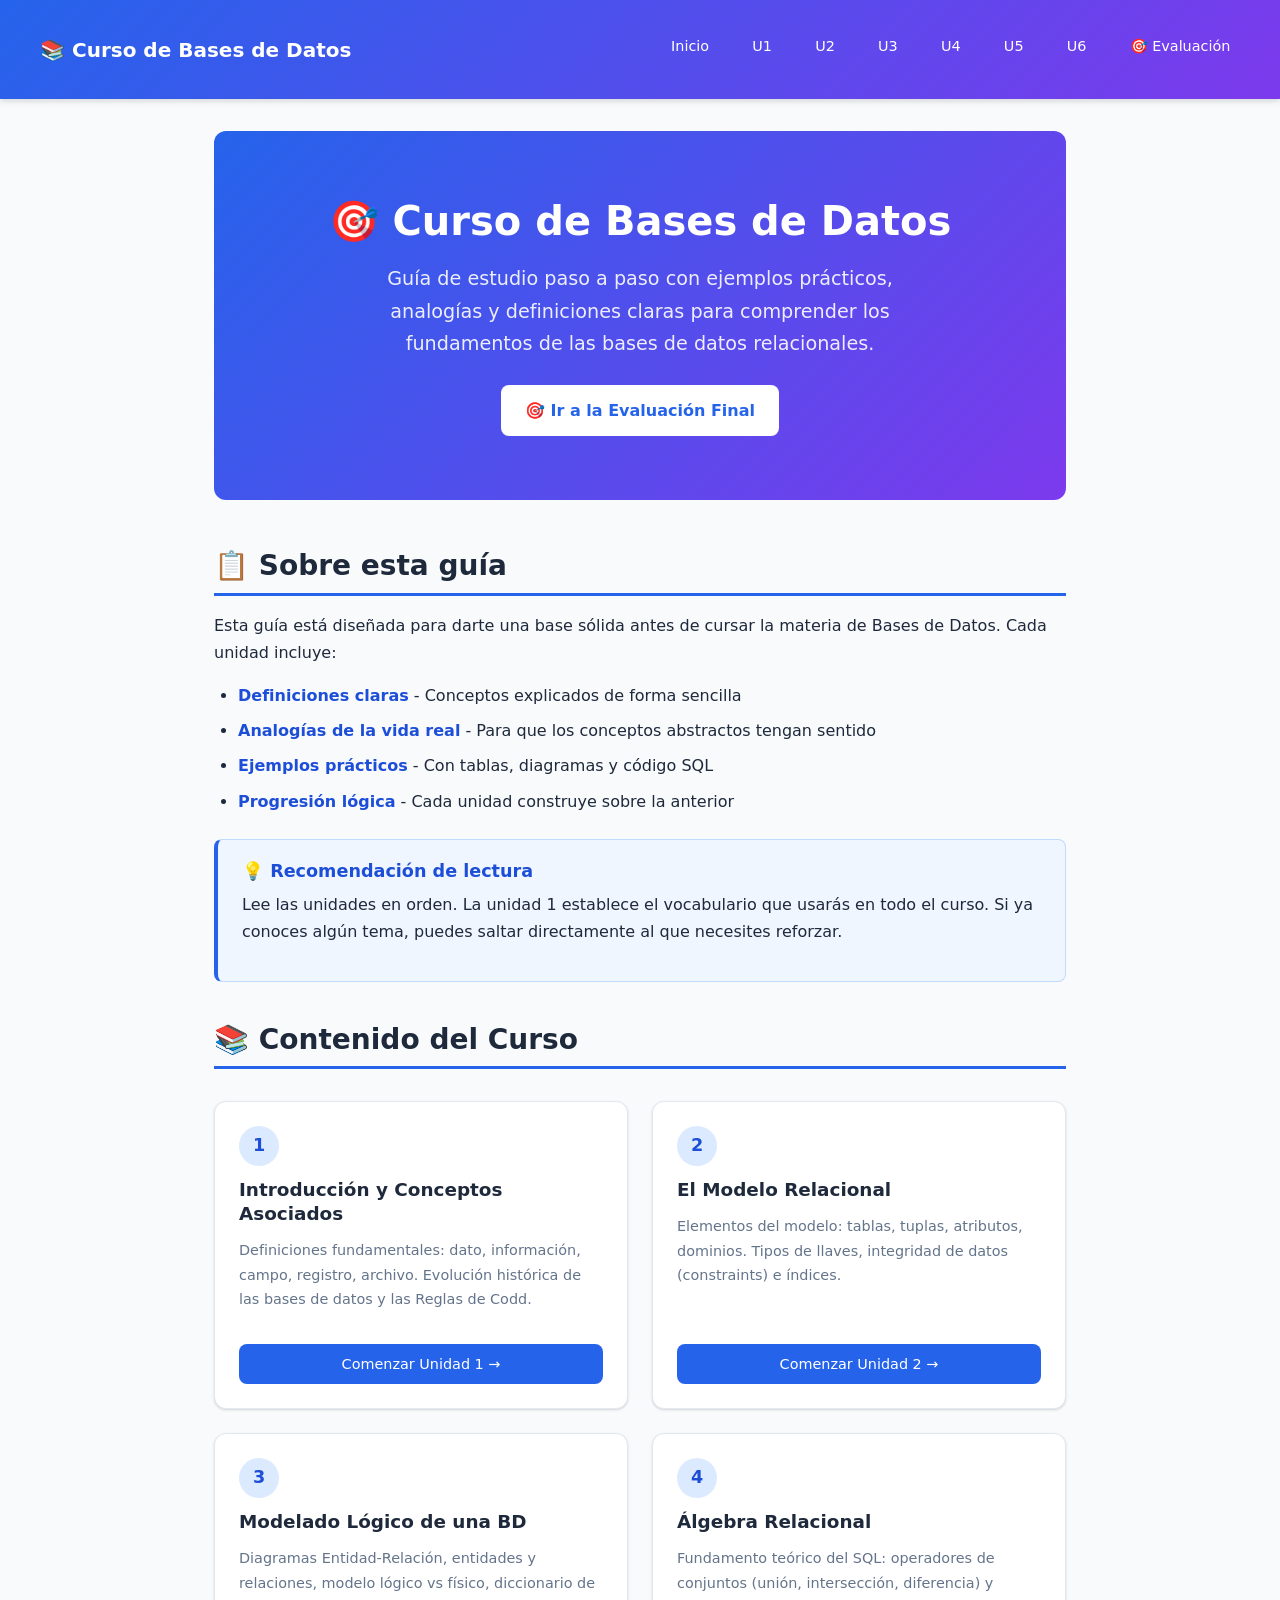
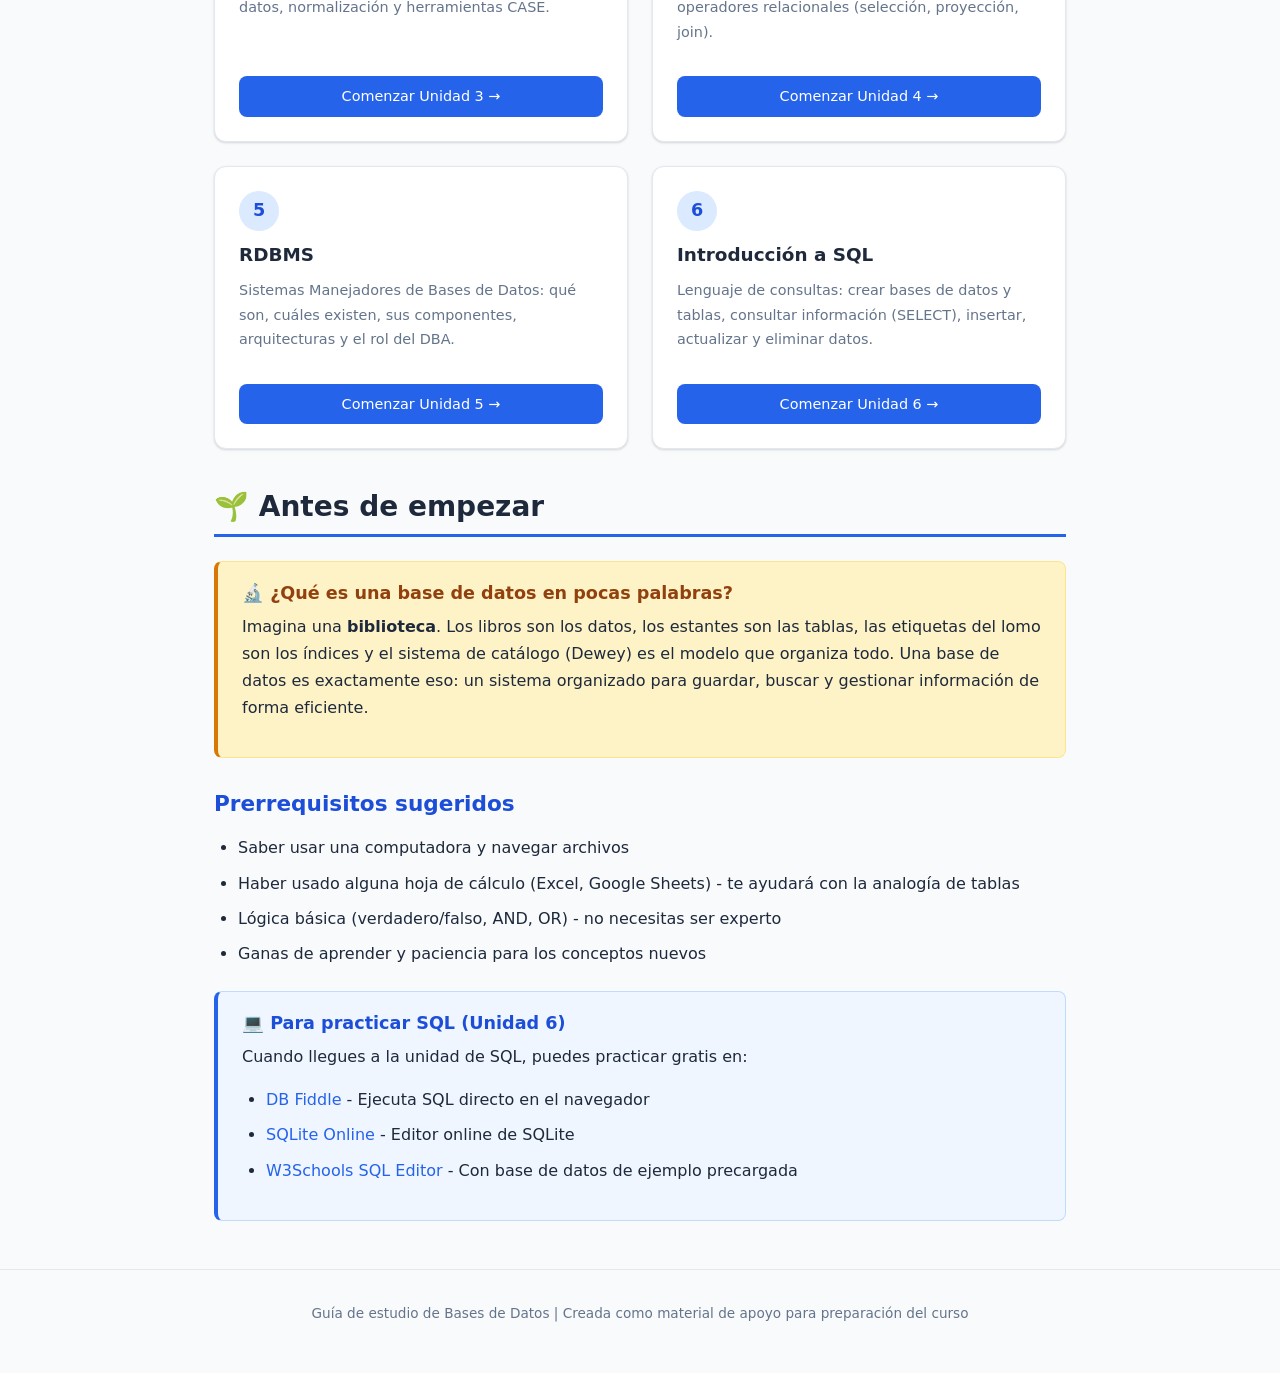
<file: index.html>
<!DOCTYPE html>
<html lang="es">
<head>
    <meta charset="UTF-8">
    <meta name="viewport" content="width=device-width, initial-scale=1.0">
    <title>Curso de Bases de Datos - Guía de Estudio</title>
    <link rel="stylesheet" href="styles.css">
</head>
<body>
    <header class="site-header">
        <nav class="nav-container">
            <div class="nav-brand">&#128218; Curso de Bases de Datos</div>
            <ul class="nav-links">
                <li><a href="index.html">Inicio</a></li>
                <li><a href="unidad1.html">U1</a></li>
                <li><a href="unidad2.html">U2</a></li>
                <li><a href="unidad3.html">U3</a></li>
                <li><a href="unidad4.html">U4</a></li>
                <li><a href="unidad5.html">U5</a></li>
                <li><a href="unidad6.html">U6</a></li>
                <li><a href="evaluacion.html">&#127919; Evaluación</a></li>
            </ul>
        </nav>
    </header>

    <main class="main-content">
        <section class="hero">
            <h1>&#127919; Curso de Bases de Datos</h1>
            <p>Guía de estudio paso a paso con ejemplos prácticos, analogías y definiciones claras para comprender los fundamentos de las bases de datos relacionales.</p>
            <a href="evaluacion.html" style="display:inline-block; margin-top:1.5rem; padding:0.75rem 1.5rem; background:white; color:#2563eb; border-radius:8px; font-weight:600; text-decoration:none;">&#127919; Ir a la Evaluación Final</a>
        </section>

        <section>
            <h2>&#128203; Sobre esta guía</h2>
            <p>Esta guía está diseñada para darte una base sólida antes de cursar la materia de Bases de Datos. Cada unidad incluye:</p>
            <ul>
                <li><strong>Definiciones claras</strong> - Conceptos explicados de forma sencilla</li>
                <li><strong>Analogías de la vida real</strong> - Para que los conceptos abstractos tengan sentido</li>
                <li><strong>Ejemplos prácticos</strong> - Con tablas, diagramas y código SQL</li>
                <li><strong>Progresión lógica</strong> - Cada unidad construye sobre la anterior</li>
            </ul>

            <div class="info-box">
                <h4>&#128161; Recomendación de lectura</h4>
                <p>Lee las unidades en orden. La unidad 1 establece el vocabulario que usarás en todo el curso. Si ya conoces algún tema, puedes saltar directamente al que necesites reforzar.</p>
            </div>
        </section>

        <section>
            <h2>&#128218; Contenido del Curso</h2>
            <div class="units-grid">
                <div class="unit-card">
                    <span class="unit-number">1</span>
                    <h3>Introducción y Conceptos Asociados</h3>
                    <p>Definiciones fundamentales: dato, información, campo, registro, archivo. Evolución histórica de las bases de datos y las Reglas de Codd.</p>
                    <a href="unidad1.html" class="card-link">Comenzar Unidad 1 &rarr;</a>
                </div>

                <div class="unit-card">
                    <span class="unit-number">2</span>
                    <h3>El Modelo Relacional</h3>
                    <p>Elementos del modelo: tablas, tuplas, atributos, dominios. Tipos de llaves, integridad de datos (constraints) e índices.</p>
                    <a href="unidad2.html" class="card-link">Comenzar Unidad 2 &rarr;</a>
                </div>

                <div class="unit-card">
                    <span class="unit-number">3</span>
                    <h3>Modelado Lógico de una BD</h3>
                    <p>Diagramas Entidad-Relación, entidades y relaciones, modelo lógico vs físico, diccionario de datos, normalización y herramientas CASE.</p>
                    <a href="unidad3.html" class="card-link">Comenzar Unidad 3 &rarr;</a>
                </div>

                <div class="unit-card">
                    <span class="unit-number">4</span>
                    <h3>Álgebra Relacional</h3>
                    <p>Fundamento teórico del SQL: operadores de conjuntos (unión, intersección, diferencia) y operadores relacionales (selección, proyección, join).</p>
                    <a href="unidad4.html" class="card-link">Comenzar Unidad 4 &rarr;</a>
                </div>

                <div class="unit-card">
                    <span class="unit-number">5</span>
                    <h3>RDBMS</h3>
                    <p>Sistemas Manejadores de Bases de Datos: qué son, cuáles existen, sus componentes, arquitecturas y el rol del DBA.</p>
                    <a href="unidad5.html" class="card-link">Comenzar Unidad 5 &rarr;</a>
                </div>

                <div class="unit-card">
                    <span class="unit-number">6</span>
                    <h3>Introducción a SQL</h3>
                    <p>Lenguaje de consultas: crear bases de datos y tablas, consultar información (SELECT), insertar, actualizar y eliminar datos.</p>
                    <a href="unidad6.html" class="card-link">Comenzar Unidad 6 &rarr;</a>
                </div>
            </div>
        </section>

        <section>
            <h2>&#127793; Antes de empezar</h2>
            <div class="analogy-box">
                <h4>&#128300; ¿Qué es una base de datos en pocas palabras?</h4>
                <p>Imagina una <strong>biblioteca</strong>. Los libros son los datos, los estantes son las tablas, las etiquetas del lomo son los índices y el sistema de catálogo (Dewey) es el modelo que organiza todo. Una base de datos es exactamente eso: un sistema organizado para guardar, buscar y gestionar información de forma eficiente.</p>
            </div>

            <h3>Prerrequisitos sugeridos</h3>
            <ul>
                <li>Saber usar una computadora y navegar archivos</li>
                <li>Haber usado alguna hoja de cálculo (Excel, Google Sheets) - te ayudará con la analogía de tablas</li>
                <li>Lógica básica (verdadero/falso, AND, OR) - no necesitas ser experto</li>
                <li>Ganas de aprender y paciencia para los conceptos nuevos</li>
            </ul>

            <div class="info-box">
                <h4>&#128187; Para practicar SQL (Unidad 6)</h4>
                <p>Cuando llegues a la unidad de SQL, puedes practicar gratis en:</p>
                <ul>
                    <li><a href="https://www.db-fiddle.com/" target="_blank">DB Fiddle</a> - Ejecuta SQL directo en el navegador</li>
                    <li><a href="https://sqliteonline.com/" target="_blank">SQLite Online</a> - Editor online de SQLite</li>
                    <li><a href="https://www.w3schools.com/sql/trysql.asp?filename=trysql_select_all" target="_blank">W3Schools SQL Editor</a> - Con base de datos de ejemplo precargada</li>
                </ul>
            </div>
        </section>
    </main>

    <footer class="site-footer">
        <p>Guía de estudio de Bases de Datos | Creada como material de apoyo para preparación del curso</p>
    </footer>
</body>
</html>
</file>
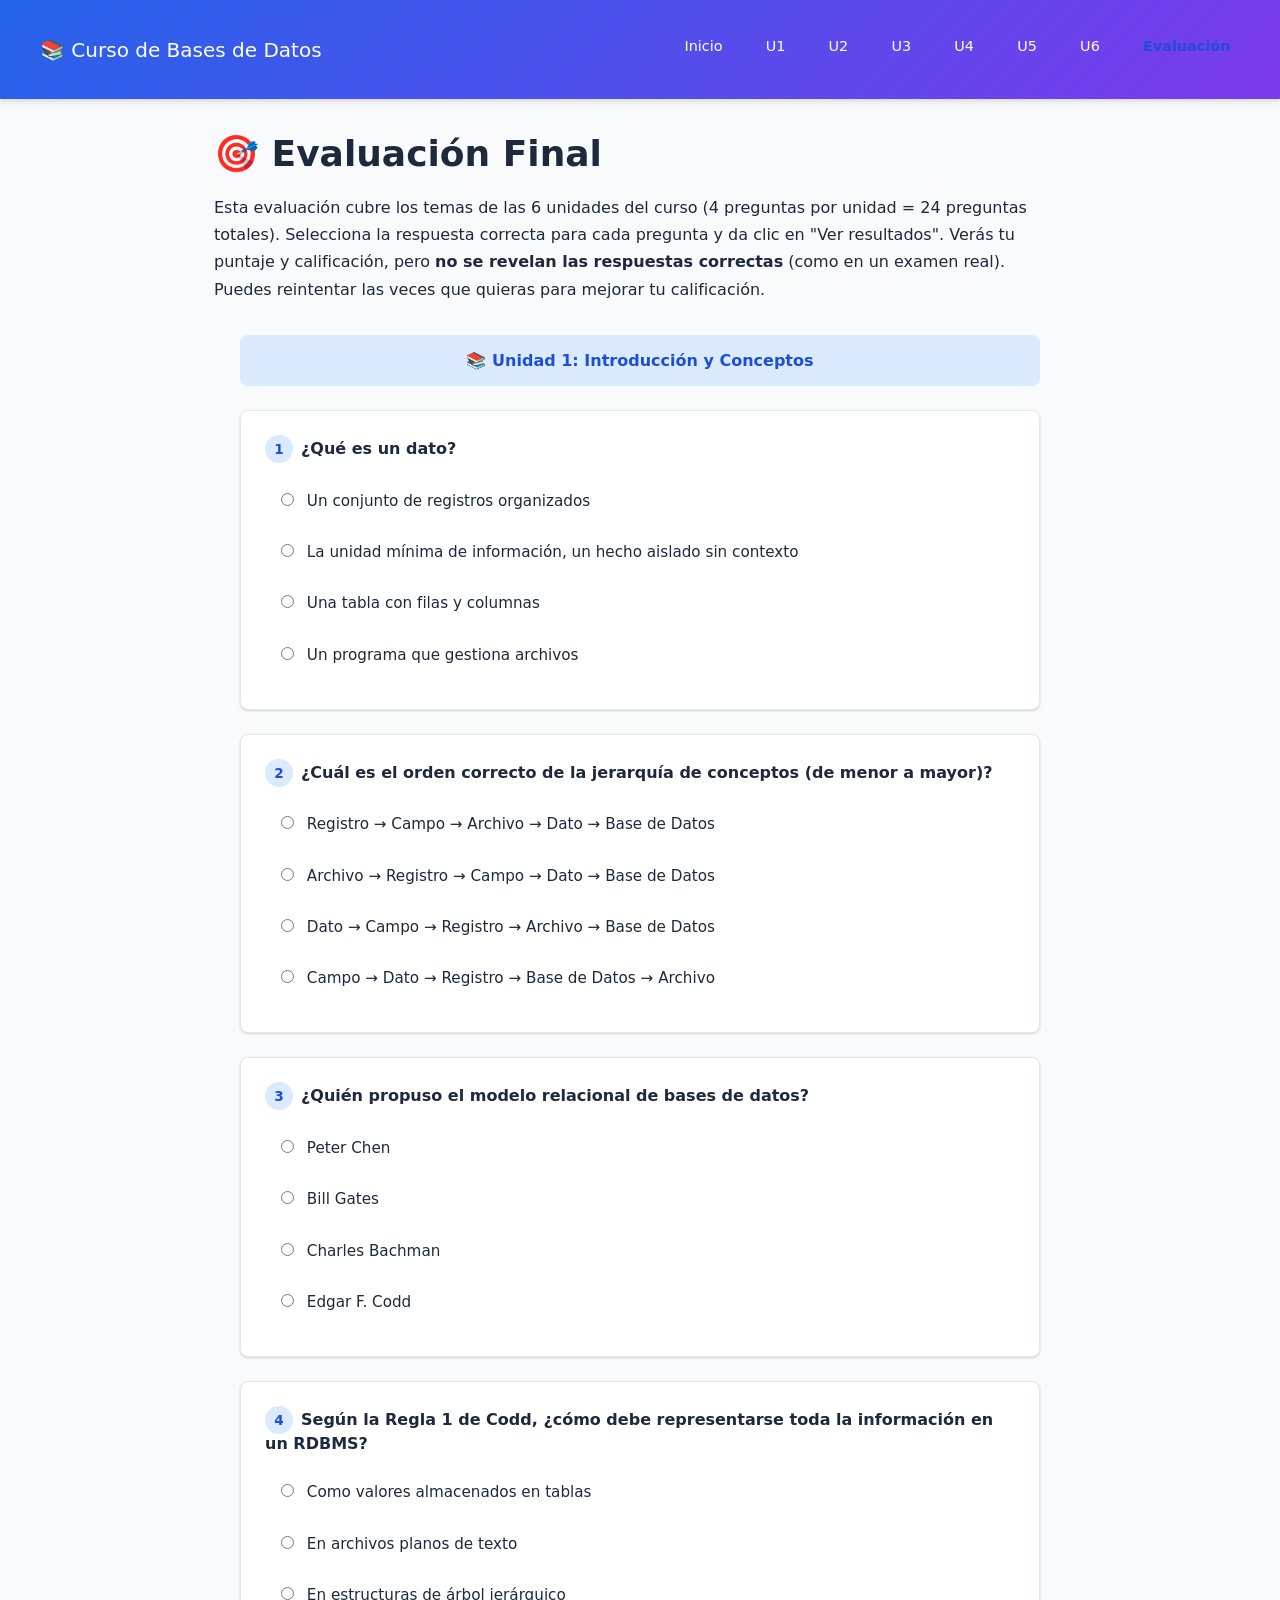
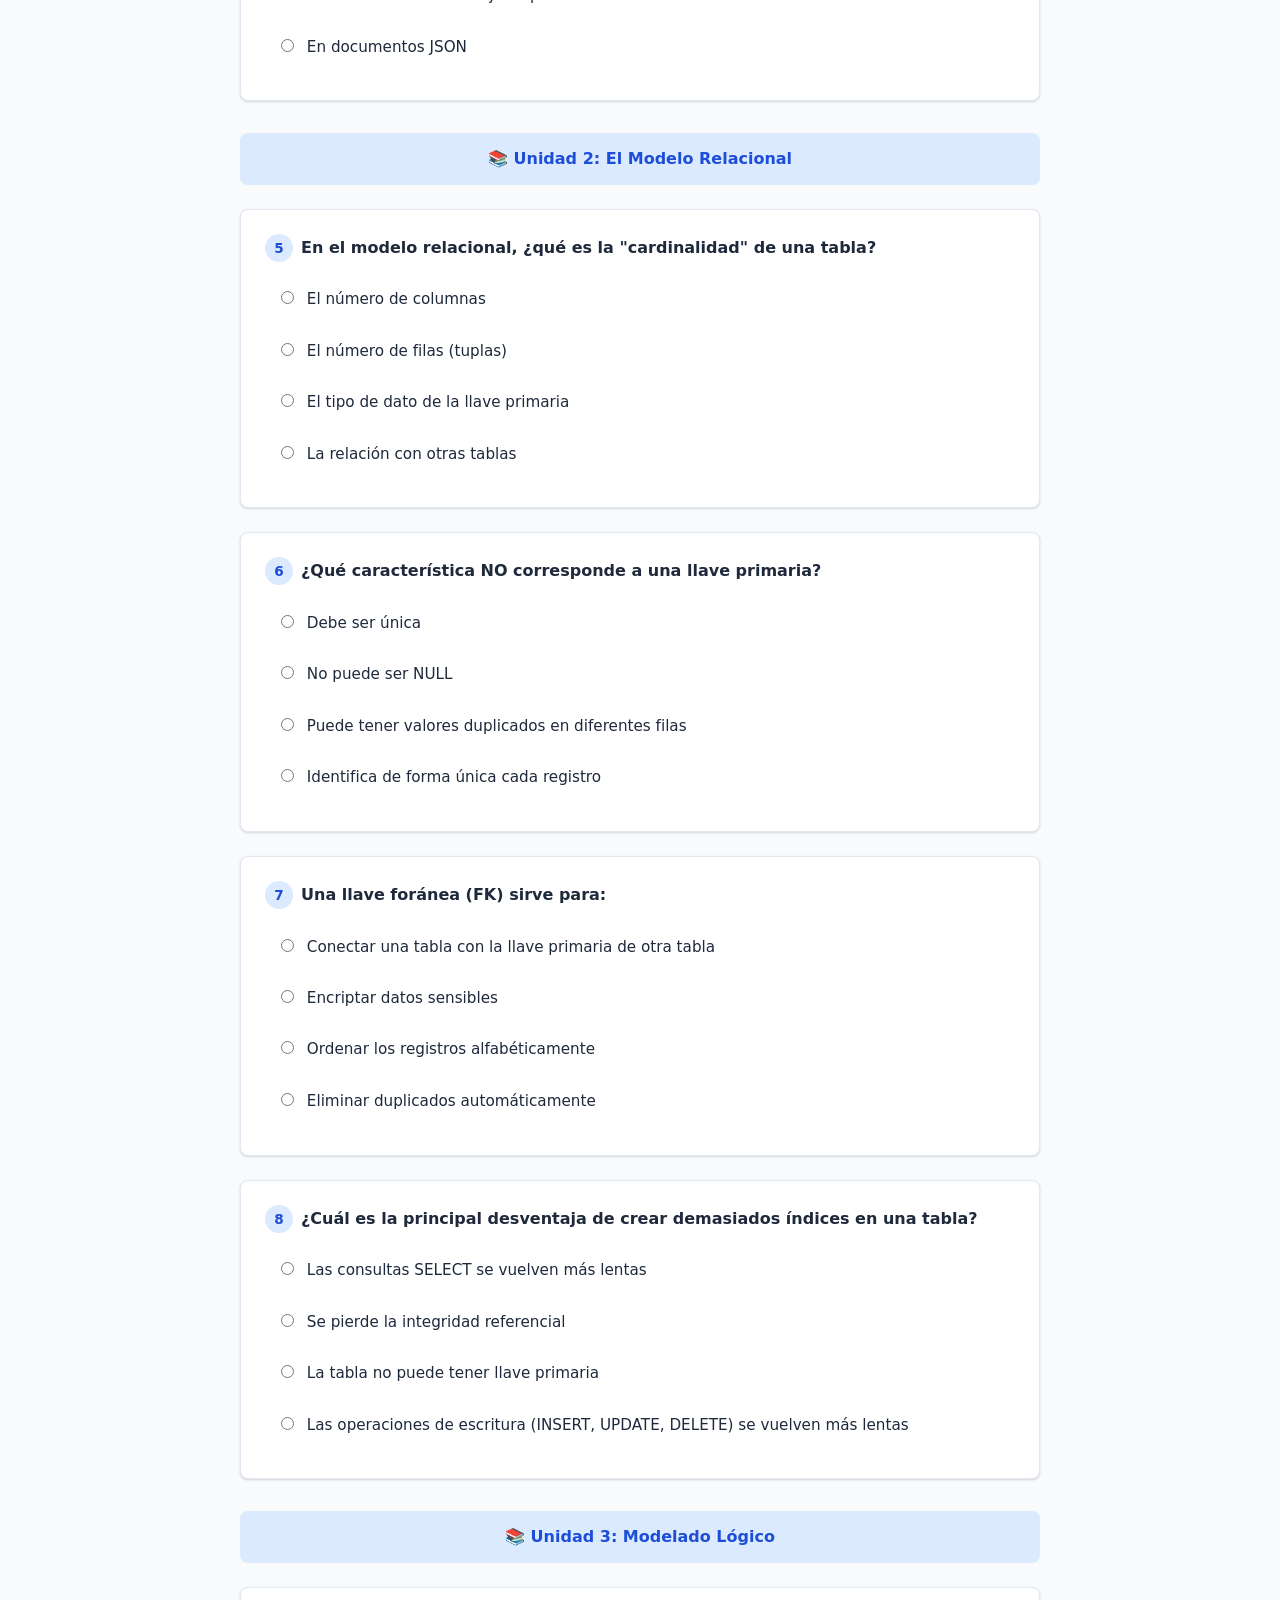
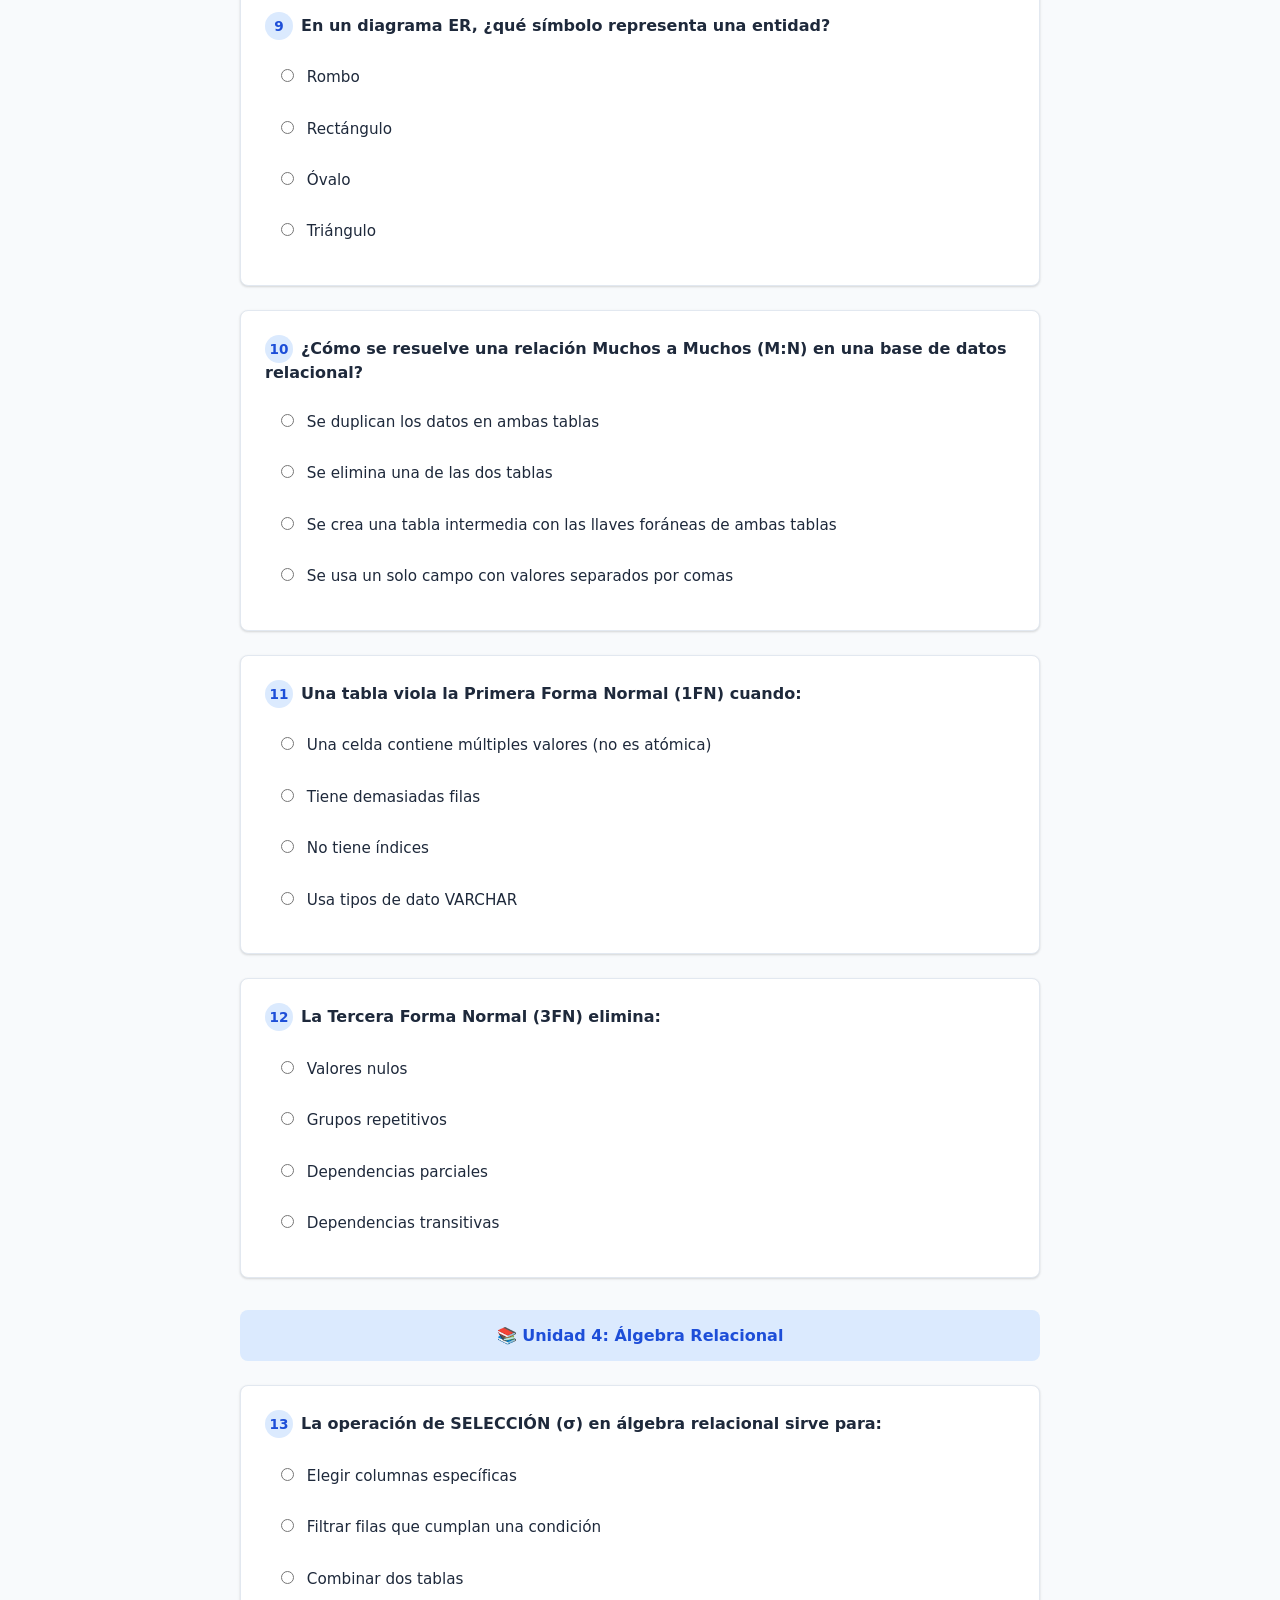
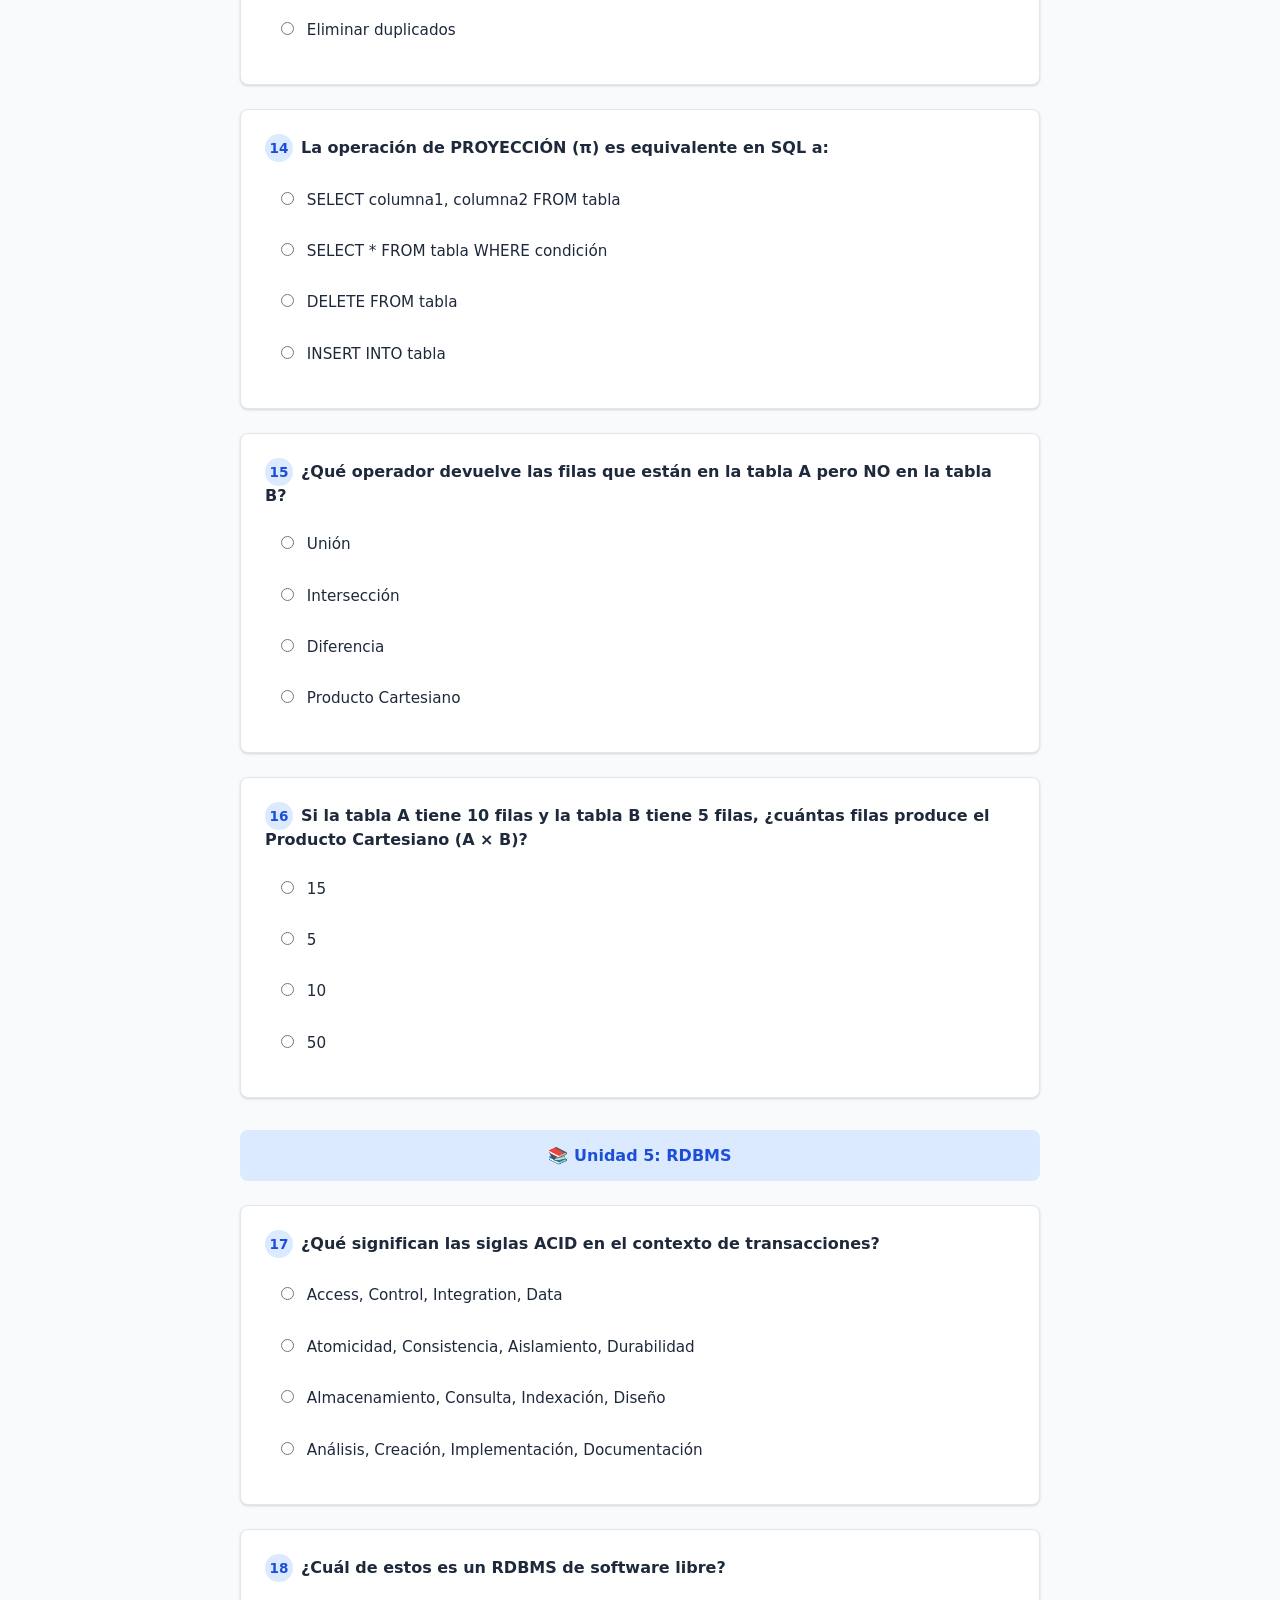
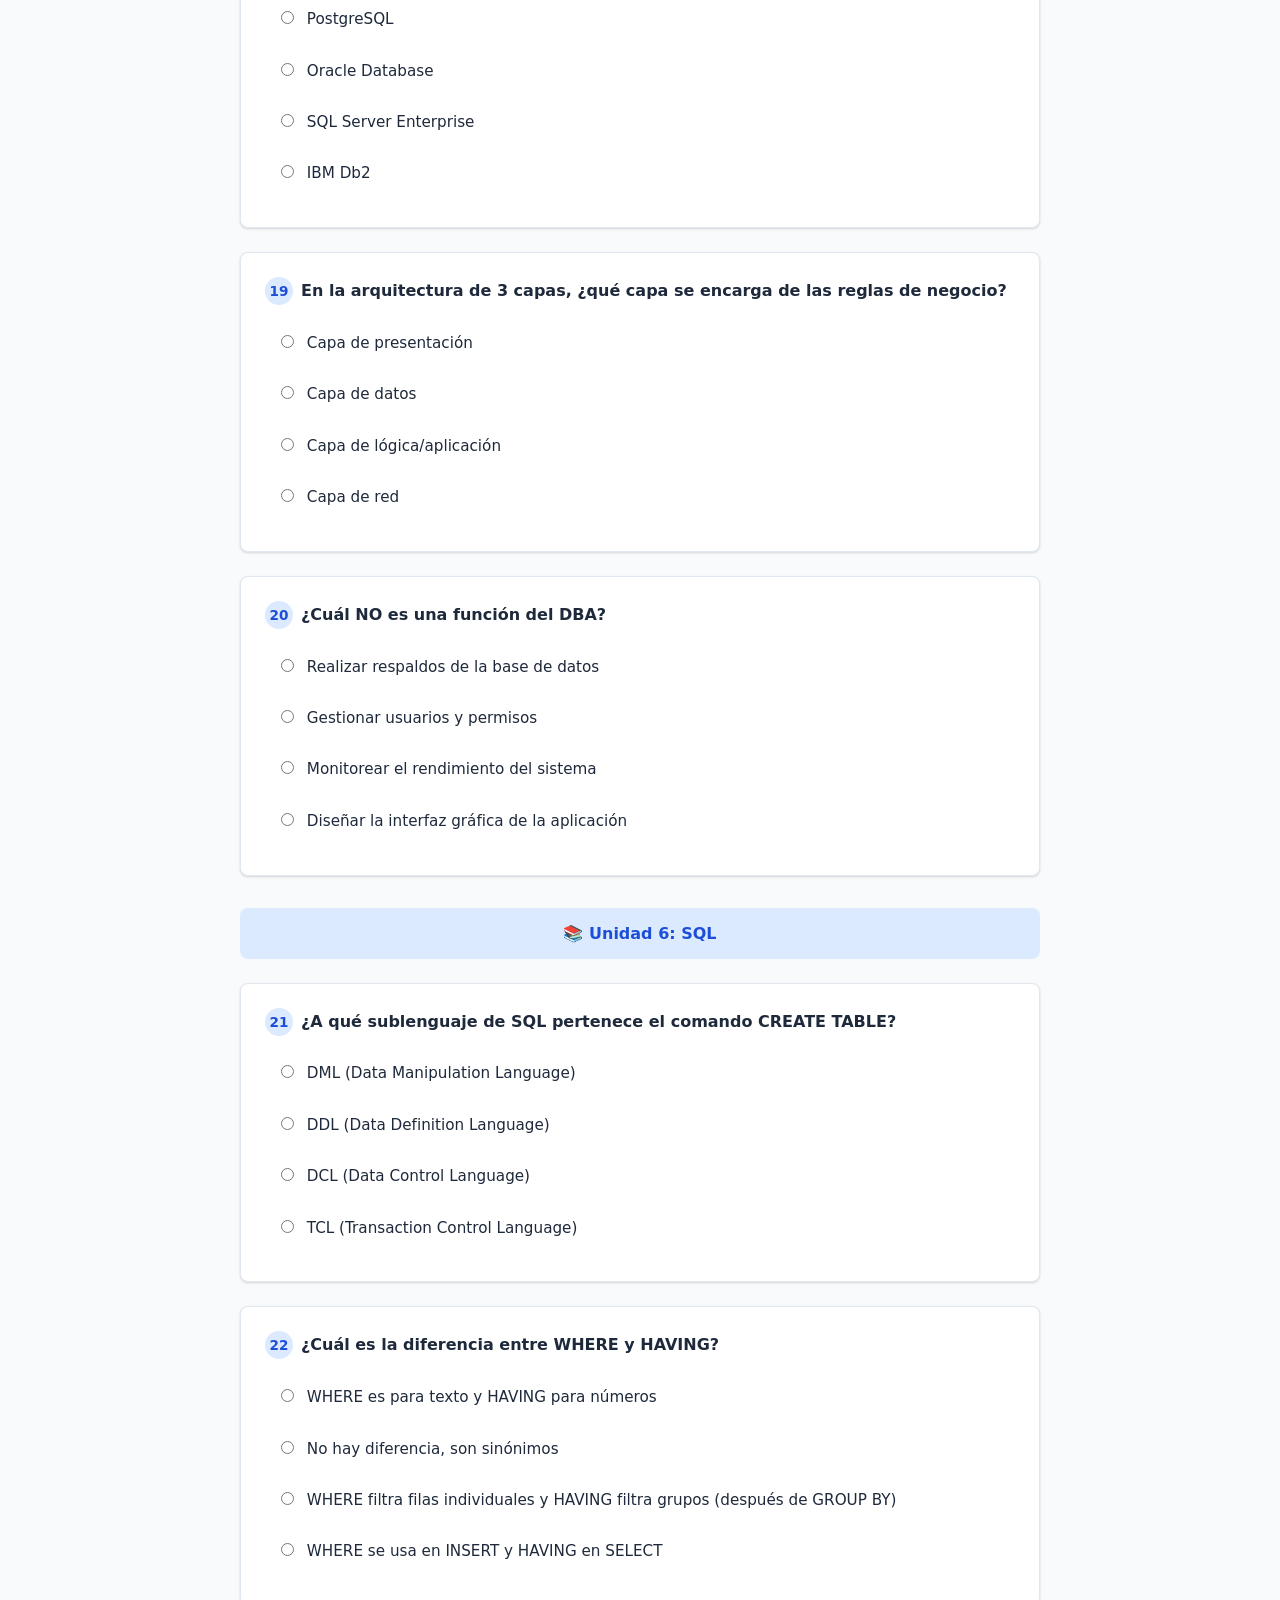
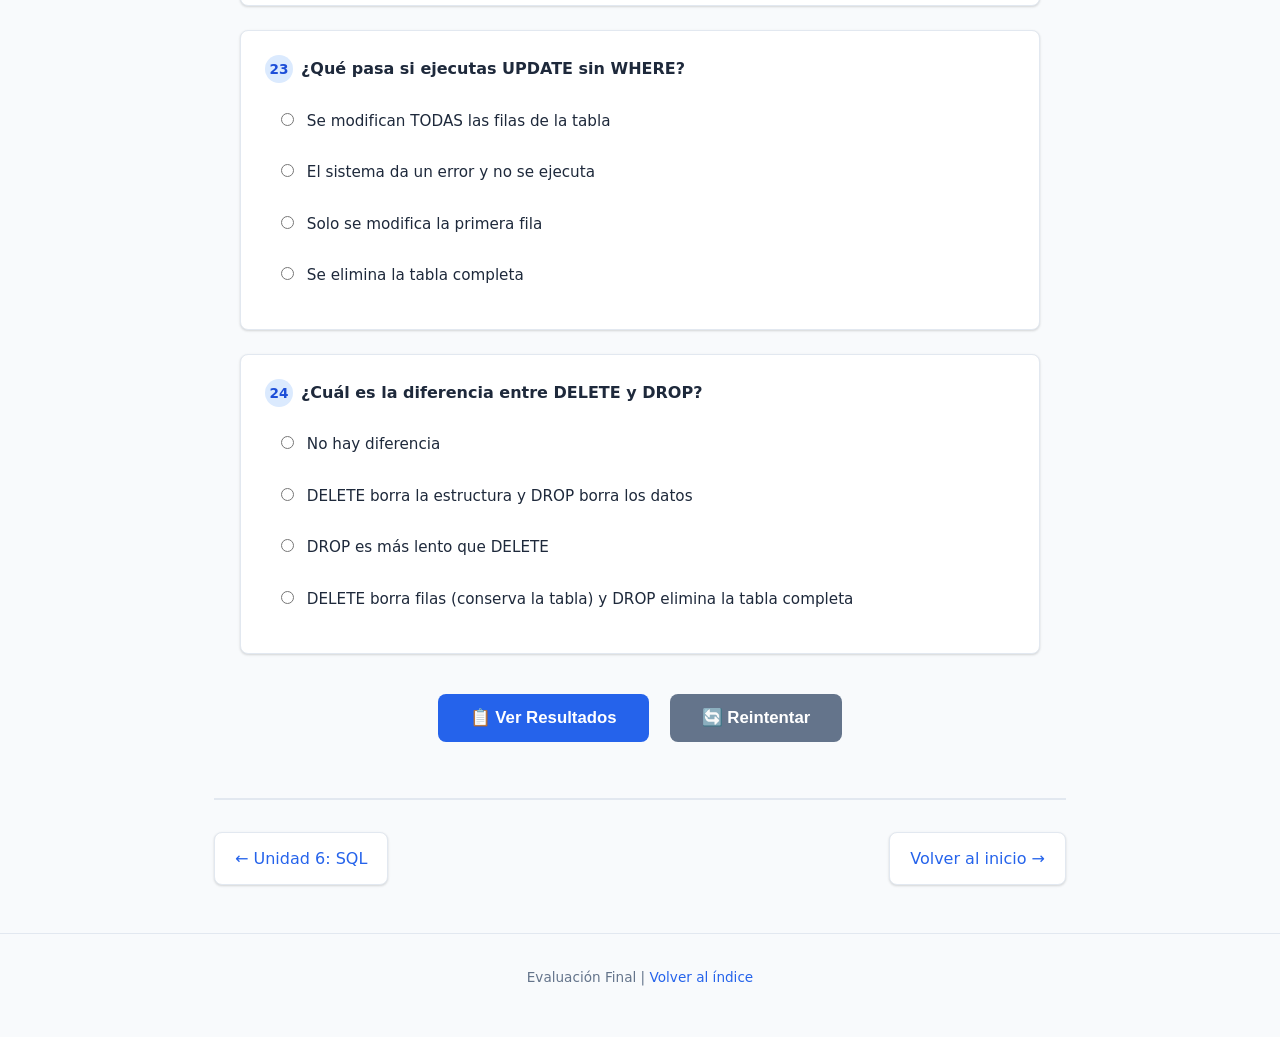
<file: evaluacion.html>
<!DOCTYPE html>
<html lang="es">
<head>
    <meta charset="UTF-8">
    <meta name="viewport" content="width=device-width, initial-scale=1.0">
    <title>Evaluación Final | Curso de Bases de Datos</title>
    <link rel="stylesheet" href="styles.css">
    <style>
        .quiz-container {
            max-width: 800px;
            margin: 0 auto;
        }
        .question {
            background: var(--white);
            border: 1px solid var(--border);
            border-radius: var(--radius);
            padding: 1.5rem;
            margin-bottom: 1.5rem;
            box-shadow: var(--shadow);
            transition: border-color 0.3s;
        }
        .question.correct {
            border-color: transparent;
        }
        .question.incorrect {
            border-color: transparent;
        }
        .question h4 {
            margin-top: 0;
            margin-bottom: 1rem;
            color: var(--text);
            font-size: 1rem;
        }
        .question h4 .q-number {
            display: inline-block;
            background: var(--primary-light);
            color: var(--primary-dark);
            width: 28px;
            height: 28px;
            border-radius: 50%;
            text-align: center;
            line-height: 28px;
            font-size: 0.85rem;
            margin-right: 0.5rem;
        }
        .question label {
            display: block;
            padding: 0.6rem 1rem;
            margin: 0.4rem 0;
            border-radius: 6px;
            cursor: pointer;
            transition: background 0.2s;
            font-size: 0.95rem;
        }
        .question label:hover {
            background: var(--primary-light);
        }
        .question input[type="radio"] {
            margin-right: 0.5rem;
        }
        .question .feedback {
            display: none;
            margin-top: 0.75rem;
            padding: 0.6rem 1rem;
            border-radius: 6px;
            font-size: 0.9rem;
            font-weight: 500;
        }
        .question .feedback.show {
            display: block;
        }
        .question .feedback.correct-feedback {
            background: #d1fae5;
            color: #065f46;
        }
        .question .feedback.incorrect-feedback {
            background: #fee2e2;
            color: #991b1b;
        }
        .quiz-results {
            display: none;
            text-align: center;
            background: var(--white);
            border: 2px solid var(--primary);
            border-radius: var(--radius-lg);
            padding: 2rem;
            margin: 2rem 0;
            box-shadow: var(--shadow-lg);
        }
        .quiz-results.show {
            display: block;
        }
        .quiz-results .score {
            font-size: 3rem;
            font-weight: 800;
            color: var(--primary);
            margin: 0.5rem 0;
        }
        .quiz-results .score-label {
            font-size: 1.1rem;
            color: var(--text-light);
            margin-bottom: 0.5rem;
        }
        .quiz-results .grade {
            font-size: 1.5rem;
            font-weight: 700;
            margin: 1rem 0;
            padding: 0.5rem 1.5rem;
            border-radius: 30px;
            display: inline-block;
        }
        .quiz-results .grade.excellent {
            background: #d1fae5;
            color: #065f46;
        }
        .quiz-results .grade.good {
            background: #dbeafe;
            color: #1e40af;
        }
        .quiz-results .grade.regular {
            background: #fef3c7;
            color: #92400e;
        }
        .quiz-results .grade.needs-work {
            background: #fee2e2;
            color: #991b1b;
        }
        .quiz-results .message {
            font-size: 1rem;
            color: var(--text-light);
            margin-top: 1rem;
        }
        .quiz-btn {
            display: inline-block;
            padding: 0.85rem 2rem;
            background: var(--primary);
            color: white;
            border: none;
            border-radius: var(--radius);
            font-size: 1.05rem;
            font-weight: 600;
            cursor: pointer;
            transition: background 0.2s, transform 0.1s;
            margin: 0.5rem;
        }
        .quiz-btn:hover {
            background: var(--primary-dark);
            transform: translateY(-1px);
        }
        .quiz-btn.secondary {
            background: var(--text-light);
        }
        .quiz-btn.secondary:hover {
            background: var(--text);
        }
        .section-divider {
            text-align: center;
            margin: 2rem 0 1.5rem;
            padding: 0.75rem;
            background: var(--primary-light);
            border-radius: var(--radius);
            font-weight: 600;
            color: var(--primary-dark);
        }
    </style>
</head>
<body>
    <header class="site-header">
        <nav class="nav-container">
            <a href="index.html" class="nav-brand">&#128218; Curso de Bases de Datos</a>
            <ul class="nav-links">
                <li><a href="index.html">Inicio</a></li>
                <li><a href="unidad1.html">U1</a></li>
                <li><a href="unidad2.html">U2</a></li>
                <li><a href="unidad3.html">U3</a></li>
                <li><a href="unidad4.html">U4</a></li>
                <li><a href="unidad5.html">U5</a></li>
                <li><a href="unidad6.html">U6</a></li>
                <li><a href="evaluacion.html"><strong>Evaluaci&oacute;n</strong></a></li>
            </ul>
        </nav>
    </header>

    <main class="main-content">
        <h1>&#127919; Evaluación Final</h1>
        <p>Esta evaluación cubre los temas de las 6 unidades del curso (4 preguntas por unidad = 24 preguntas totales). Selecciona la respuesta correcta para cada pregunta y da clic en "Ver resultados". Verás tu puntaje y calificación, pero <strong>no se revelan las respuestas correctas</strong> (como en un examen real). Puedes reintentar las veces que quieras para mejorar tu calificación.</p>

        <div class="quiz-container" id="quizContainer">

            <!-- UNIDAD 1 -->
            <div class="section-divider">&#128218; Unidad 1: Introducción y Conceptos</div>

            <div class="question" data-correct="b">
                <h4><span class="q-number">1</span>¿Qué es un dato?</h4>
                <label><input type="radio" name="q1" value="a"> Un conjunto de registros organizados</label>
                <label><input type="radio" name="q1" value="b"> La unidad mínima de información, un hecho aislado sin contexto</label>
                <label><input type="radio" name="q1" value="c"> Una tabla con filas y columnas</label>
                <label><input type="radio" name="q1" value="d"> Un programa que gestiona archivos</label>
                <div class="feedback" style="display:none;"></div>
            </div>

            <div class="question" data-correct="c">
                <h4><span class="q-number">2</span>¿Cuál es el orden correcto de la jerarquía de conceptos (de menor a mayor)?</h4>
                <label><input type="radio" name="q2" value="a"> Registro → Campo → Archivo → Dato → Base de Datos</label>
                <label><input type="radio" name="q2" value="b"> Archivo → Registro → Campo → Dato → Base de Datos</label>
                <label><input type="radio" name="q2" value="c"> Dato → Campo → Registro → Archivo → Base de Datos</label>
                <label><input type="radio" name="q2" value="d"> Campo → Dato → Registro → Base de Datos → Archivo</label>
                <div class="feedback" style="display:none;"></div>
            </div>

            <div class="question" data-correct="d">
                <h4><span class="q-number">3</span>¿Quién propuso el modelo relacional de bases de datos?</h4>
                <label><input type="radio" name="q3" value="a"> Peter Chen</label>
                <label><input type="radio" name="q3" value="b"> Bill Gates</label>
                <label><input type="radio" name="q3" value="c"> Charles Bachman</label>
                <label><input type="radio" name="q3" value="d"> Edgar F. Codd</label>
                <div class="feedback" style="display:none;"></div>
            </div>

            <div class="question" data-correct="a">
                <h4><span class="q-number">4</span>Según la Regla 1 de Codd, ¿cómo debe representarse toda la información en un RDBMS?</h4>
                <label><input type="radio" name="q4" value="a"> Como valores almacenados en tablas</label>
                <label><input type="radio" name="q4" value="b"> En archivos planos de texto</label>
                <label><input type="radio" name="q4" value="c"> En estructuras de árbol jerárquico</label>
                <label><input type="radio" name="q4" value="d"> En documentos JSON</label>
                <div class="feedback" style="display:none;"></div>
            </div>

            <!-- UNIDAD 2 -->
            <div class="section-divider">&#128218; Unidad 2: El Modelo Relacional</div>

            <div class="question" data-correct="b">
                <h4><span class="q-number">5</span>En el modelo relacional, ¿qué es la "cardinalidad" de una tabla?</h4>
                <label><input type="radio" name="q5" value="a"> El número de columnas</label>
                <label><input type="radio" name="q5" value="b"> El número de filas (tuplas)</label>
                <label><input type="radio" name="q5" value="c"> El tipo de dato de la llave primaria</label>
                <label><input type="radio" name="q5" value="d"> La relación con otras tablas</label>
                <div class="feedback" style="display:none;"></div>
            </div>

            <div class="question" data-correct="c">
                <h4><span class="q-number">6</span>¿Qué característica NO corresponde a una llave primaria?</h4>
                <label><input type="radio" name="q6" value="a"> Debe ser única</label>
                <label><input type="radio" name="q6" value="b"> No puede ser NULL</label>
                <label><input type="radio" name="q6" value="c"> Puede tener valores duplicados en diferentes filas</label>
                <label><input type="radio" name="q6" value="d"> Identifica de forma única cada registro</label>
                <div class="feedback" style="display:none;"></div>
            </div>

            <div class="question" data-correct="a">
                <h4><span class="q-number">7</span>Una llave foránea (FK) sirve para:</h4>
                <label><input type="radio" name="q7" value="a"> Conectar una tabla con la llave primaria de otra tabla</label>
                <label><input type="radio" name="q7" value="b"> Encriptar datos sensibles</label>
                <label><input type="radio" name="q7" value="c"> Ordenar los registros alfabéticamente</label>
                <label><input type="radio" name="q7" value="d"> Eliminar duplicados automáticamente</label>
                <div class="feedback" style="display:none;"></div>
            </div>

            <div class="question" data-correct="d">
                <h4><span class="q-number">8</span>¿Cuál es la principal desventaja de crear demasiados índices en una tabla?</h4>
                <label><input type="radio" name="q8" value="a"> Las consultas SELECT se vuelven más lentas</label>
                <label><input type="radio" name="q8" value="b"> Se pierde la integridad referencial</label>
                <label><input type="radio" name="q8" value="c"> La tabla no puede tener llave primaria</label>
                <label><input type="radio" name="q8" value="d"> Las operaciones de escritura (INSERT, UPDATE, DELETE) se vuelven más lentas</label>
                <div class="feedback" style="display:none;"></div>
            </div>

            <!-- UNIDAD 3 -->
            <div class="section-divider">&#128218; Unidad 3: Modelado Lógico</div>

            <div class="question" data-correct="b">
                <h4><span class="q-number">9</span>En un diagrama ER, ¿qué símbolo representa una entidad?</h4>
                <label><input type="radio" name="q9" value="a"> Rombo</label>
                <label><input type="radio" name="q9" value="b"> Rectángulo</label>
                <label><input type="radio" name="q9" value="c"> Óvalo</label>
                <label><input type="radio" name="q9" value="d"> Triángulo</label>
                <div class="feedback" style="display:none;"></div>
            </div>

            <div class="question" data-correct="c">
                <h4><span class="q-number">10</span>¿Cómo se resuelve una relación Muchos a Muchos (M:N) en una base de datos relacional?</h4>
                <label><input type="radio" name="q10" value="a"> Se duplican los datos en ambas tablas</label>
                <label><input type="radio" name="q10" value="b"> Se elimina una de las dos tablas</label>
                <label><input type="radio" name="q10" value="c"> Se crea una tabla intermedia con las llaves foráneas de ambas tablas</label>
                <label><input type="radio" name="q10" value="d"> Se usa un solo campo con valores separados por comas</label>
                <div class="feedback" style="display:none;"></div>
            </div>

            <div class="question" data-correct="a">
                <h4><span class="q-number">11</span>Una tabla viola la Primera Forma Normal (1FN) cuando:</h4>
                <label><input type="radio" name="q11" value="a"> Una celda contiene múltiples valores (no es atómica)</label>
                <label><input type="radio" name="q11" value="b"> Tiene demasiadas filas</label>
                <label><input type="radio" name="q11" value="c"> No tiene índices</label>
                <label><input type="radio" name="q11" value="d"> Usa tipos de dato VARCHAR</label>
                <div class="feedback" style="display:none;"></div>
            </div>

            <div class="question" data-correct="d">
                <h4><span class="q-number">12</span>La Tercera Forma Normal (3FN) elimina:</h4>
                <label><input type="radio" name="q12" value="a"> Valores nulos</label>
                <label><input type="radio" name="q12" value="b"> Grupos repetitivos</label>
                <label><input type="radio" name="q12" value="c"> Dependencias parciales</label>
                <label><input type="radio" name="q12" value="d"> Dependencias transitivas</label>
                <div class="feedback" style="display:none;"></div>
            </div>

            <!-- UNIDAD 4 -->
            <div class="section-divider">&#128218; Unidad 4: Álgebra Relacional</div>

            <div class="question" data-correct="b">
                <h4><span class="q-number">13</span>La operación de SELECCIÓN (σ) en álgebra relacional sirve para:</h4>
                <label><input type="radio" name="q13" value="a"> Elegir columnas específicas</label>
                <label><input type="radio" name="q13" value="b"> Filtrar filas que cumplan una condición</label>
                <label><input type="radio" name="q13" value="c"> Combinar dos tablas</label>
                <label><input type="radio" name="q13" value="d"> Eliminar duplicados</label>
                <div class="feedback" style="display:none;"></div>
            </div>

            <div class="question" data-correct="a">
                <h4><span class="q-number">14</span>La operación de PROYECCIÓN (π) es equivalente en SQL a:</h4>
                <label><input type="radio" name="q14" value="a"> SELECT columna1, columna2 FROM tabla</label>
                <label><input type="radio" name="q14" value="b"> SELECT * FROM tabla WHERE condición</label>
                <label><input type="radio" name="q14" value="c"> DELETE FROM tabla</label>
                <label><input type="radio" name="q14" value="d"> INSERT INTO tabla</label>
                <div class="feedback" style="display:none;"></div>
            </div>

            <div class="question" data-correct="c">
                <h4><span class="q-number">15</span>¿Qué operador devuelve las filas que están en la tabla A pero NO en la tabla B?</h4>
                <label><input type="radio" name="q15" value="a"> Unión</label>
                <label><input type="radio" name="q15" value="b"> Intersección</label>
                <label><input type="radio" name="q15" value="c"> Diferencia</label>
                <label><input type="radio" name="q15" value="d"> Producto Cartesiano</label>
                <div class="feedback" style="display:none;"></div>
            </div>

            <div class="question" data-correct="d">
                <h4><span class="q-number">16</span>Si la tabla A tiene 10 filas y la tabla B tiene 5 filas, ¿cuántas filas produce el Producto Cartesiano (A × B)?</h4>
                <label><input type="radio" name="q16" value="a"> 15</label>
                <label><input type="radio" name="q16" value="b"> 5</label>
                <label><input type="radio" name="q16" value="c"> 10</label>
                <label><input type="radio" name="q16" value="d"> 50</label>
                <div class="feedback" style="display:none;"></div>
            </div>

            <!-- UNIDAD 5 -->
            <div class="section-divider">&#128218; Unidad 5: RDBMS</div>

            <div class="question" data-correct="b">
                <h4><span class="q-number">17</span>¿Qué significan las siglas ACID en el contexto de transacciones?</h4>
                <label><input type="radio" name="q17" value="a"> Access, Control, Integration, Data</label>
                <label><input type="radio" name="q17" value="b"> Atomicidad, Consistencia, Aislamiento, Durabilidad</label>
                <label><input type="radio" name="q17" value="c"> Almacenamiento, Consulta, Indexación, Diseño</label>
                <label><input type="radio" name="q17" value="d"> Análisis, Creación, Implementación, Documentación</label>
                <div class="feedback" style="display:none;"></div>
            </div>

            <div class="question" data-correct="a">
                <h4><span class="q-number">18</span>¿Cuál de estos es un RDBMS de software libre?</h4>
                <label><input type="radio" name="q18" value="a"> PostgreSQL</label>
                <label><input type="radio" name="q18" value="b"> Oracle Database</label>
                <label><input type="radio" name="q18" value="c"> SQL Server Enterprise</label>
                <label><input type="radio" name="q18" value="d"> IBM Db2</label>
                <div class="feedback" style="display:none;"></div>
            </div>

            <div class="question" data-correct="c">
                <h4><span class="q-number">19</span>En la arquitectura de 3 capas, ¿qué capa se encarga de las reglas de negocio?</h4>
                <label><input type="radio" name="q19" value="a"> Capa de presentación</label>
                <label><input type="radio" name="q19" value="b"> Capa de datos</label>
                <label><input type="radio" name="q19" value="c"> Capa de lógica/aplicación</label>
                <label><input type="radio" name="q19" value="d"> Capa de red</label>
                <div class="feedback" style="display:none;"></div>
            </div>

            <div class="question" data-correct="d">
                <h4><span class="q-number">20</span>¿Cuál NO es una función del DBA?</h4>
                <label><input type="radio" name="q20" value="a"> Realizar respaldos de la base de datos</label>
                <label><input type="radio" name="q20" value="b"> Gestionar usuarios y permisos</label>
                <label><input type="radio" name="q20" value="c"> Monitorear el rendimiento del sistema</label>
                <label><input type="radio" name="q20" value="d"> Diseñar la interfaz gráfica de la aplicación</label>
                <div class="feedback" style="display:none;"></div>
            </div>

            <!-- UNIDAD 6 -->
            <div class="section-divider">&#128218; Unidad 6: SQL</div>

            <div class="question" data-correct="b">
                <h4><span class="q-number">21</span>¿A qué sublenguaje de SQL pertenece el comando CREATE TABLE?</h4>
                <label><input type="radio" name="q21" value="a"> DML (Data Manipulation Language)</label>
                <label><input type="radio" name="q21" value="b"> DDL (Data Definition Language)</label>
                <label><input type="radio" name="q21" value="c"> DCL (Data Control Language)</label>
                <label><input type="radio" name="q21" value="d"> TCL (Transaction Control Language)</label>
                <div class="feedback" style="display:none;"></div>
            </div>

            <div class="question" data-correct="c">
                <h4><span class="q-number">22</span>¿Cuál es la diferencia entre WHERE y HAVING?</h4>
                <label><input type="radio" name="q22" value="a"> WHERE es para texto y HAVING para números</label>
                <label><input type="radio" name="q22" value="b"> No hay diferencia, son sinónimos</label>
                <label><input type="radio" name="q22" value="c"> WHERE filtra filas individuales y HAVING filtra grupos (después de GROUP BY)</label>
                <label><input type="radio" name="q22" value="d"> WHERE se usa en INSERT y HAVING en SELECT</label>
                <div class="feedback" style="display:none;"></div>
            </div>

            <div class="question" data-correct="a">
                <h4><span class="q-number">23</span>¿Qué pasa si ejecutas UPDATE sin WHERE?</h4>
                <label><input type="radio" name="q23" value="a"> Se modifican TODAS las filas de la tabla</label>
                <label><input type="radio" name="q23" value="b"> El sistema da un error y no se ejecuta</label>
                <label><input type="radio" name="q23" value="c"> Solo se modifica la primera fila</label>
                <label><input type="radio" name="q23" value="d"> Se elimina la tabla completa</label>
                <div class="feedback" style="display:none;"></div>
            </div>

            <div class="question" data-correct="d">
                <h4><span class="q-number">24</span>¿Cuál es la diferencia entre DELETE y DROP?</h4>
                <label><input type="radio" name="q24" value="a"> No hay diferencia</label>
                <label><input type="radio" name="q24" value="b"> DELETE borra la estructura y DROP borra los datos</label>
                <label><input type="radio" name="q24" value="c"> DROP es más lento que DELETE</label>
                <label><input type="radio" name="q24" value="d"> DELETE borra filas (conserva la tabla) y DROP elimina la tabla completa</label>
                <div class="feedback" style="display:none;"></div>
            </div>

            <!-- Botones -->
            <div style="text-align: center; margin: 2rem 0;">
                <button class="quiz-btn" onclick="checkQuiz()">&#128203; Ver Resultados</button>
                <button class="quiz-btn secondary" onclick="resetQuiz()">&#128260; Reintentar</button>
            </div>

            <!-- Resultados -->
            <div class="quiz-results" id="quizResults">
                <p class="score-label">Tu resultado:</p>
                <p class="score" id="scoreText">0 de 24</p>
                <p class="grade" id="gradeText"></p>
                <p class="message" id="messageText"></p>
                <div style="margin-top: 1.5rem;">
                    <button class="quiz-btn secondary" onclick="resetQuiz()">&#128260; Reintentar Evaluación</button>
                    <button class="quiz-btn" onclick="window.scrollTo({top: 0, behavior: 'smooth'})">&#11014;&#65039; Ir arriba</button>
                </div>
            </div>

        </div>

        <!-- Navegación -->
        <div class="page-nav">
            <a href="unidad6.html">&larr; Unidad 6: SQL</a>
            <a href="index.html">Volver al inicio &rarr;</a>
        </div>
    </main>

    <footer class="site-footer">
        <p>Evaluación Final | <a href="index.html">Volver al índice</a></p>
    </footer>

    <script>
        const answers = {
            q1: 'b', q2: 'c', q3: 'd', q4: 'a',
            q5: 'b', q6: 'c', q7: 'a', q8: 'd',
            q9: 'b', q10: 'c', q11: 'a', q12: 'd',
            q13: 'b', q14: 'a', q15: 'c', q16: 'd',
            q17: 'b', q18: 'a', q19: 'c', q20: 'd',
            q21: 'b', q22: 'c', q23: 'a', q24: 'd'
        };

        function checkQuiz() {
            let correct = 0;
            const total = Object.keys(answers).length;
            const questions = document.querySelectorAll('.question');

            questions.forEach((q, index) => {
                const qName = 'q' + (index + 1);
                const selected = document.querySelector(`input[name="${qName}"]:checked`);
                const correctAnswer = answers[qName];

                // Reset classes
                q.classList.remove('correct', 'incorrect');

                if (selected && selected.value === correctAnswer) {
                    correct++;
                }
            });

            // Show results
            const percentage = Math.round((correct / total) * 100);
            const grade = (correct / total) * 10;

            document.getElementById('scoreText').textContent = `${correct} de ${total}`;
            
            const gradeEl = document.getElementById('gradeText');
            const messageEl = document.getElementById('messageText');

            gradeEl.textContent = `Calificación: ${grade.toFixed(1)} / 10`;
            gradeEl.className = 'grade';

            if (percentage >= 90) {
                gradeEl.classList.add('excellent');
                messageEl.textContent = '¡Excelente! Dominas los conceptos del curso. Estás listo para la materia.';
            } else if (percentage >= 70) {
                gradeEl.classList.add('good');
                messageEl.textContent = '¡Buen trabajo! Tienes buena base. Revisa las preguntas que fallaste para reforzar.';
            } else if (percentage >= 50) {
                gradeEl.classList.add('regular');
                messageEl.textContent = 'Vas por buen camino. Te recomiendo repasar las unidades donde tuviste más errores.';
            } else {
                gradeEl.classList.add('needs-work');
                messageEl.textContent = 'Necesitas repasar el material. Relee las unidades y vuelve a intentar. ¡No te desanimes!';
            }

            const resultsEl = document.getElementById('quizResults');
            resultsEl.classList.add('show');
            resultsEl.scrollIntoView({ behavior: 'smooth', block: 'center' });
        }

        function resetQuiz() {
            // Clear all radio buttons
            document.querySelectorAll('input[type="radio"]').forEach(r => r.checked = false);
            
            // Reset question styles
            document.querySelectorAll('.question').forEach(q => {
                q.classList.remove('correct', 'incorrect');
            });

            // Hide results
            document.getElementById('quizResults').classList.remove('show');

            // Scroll to top
            window.scrollTo({ top: 0, behavior: 'smooth' });
        }
    </script>
</body>
</html>
</file>
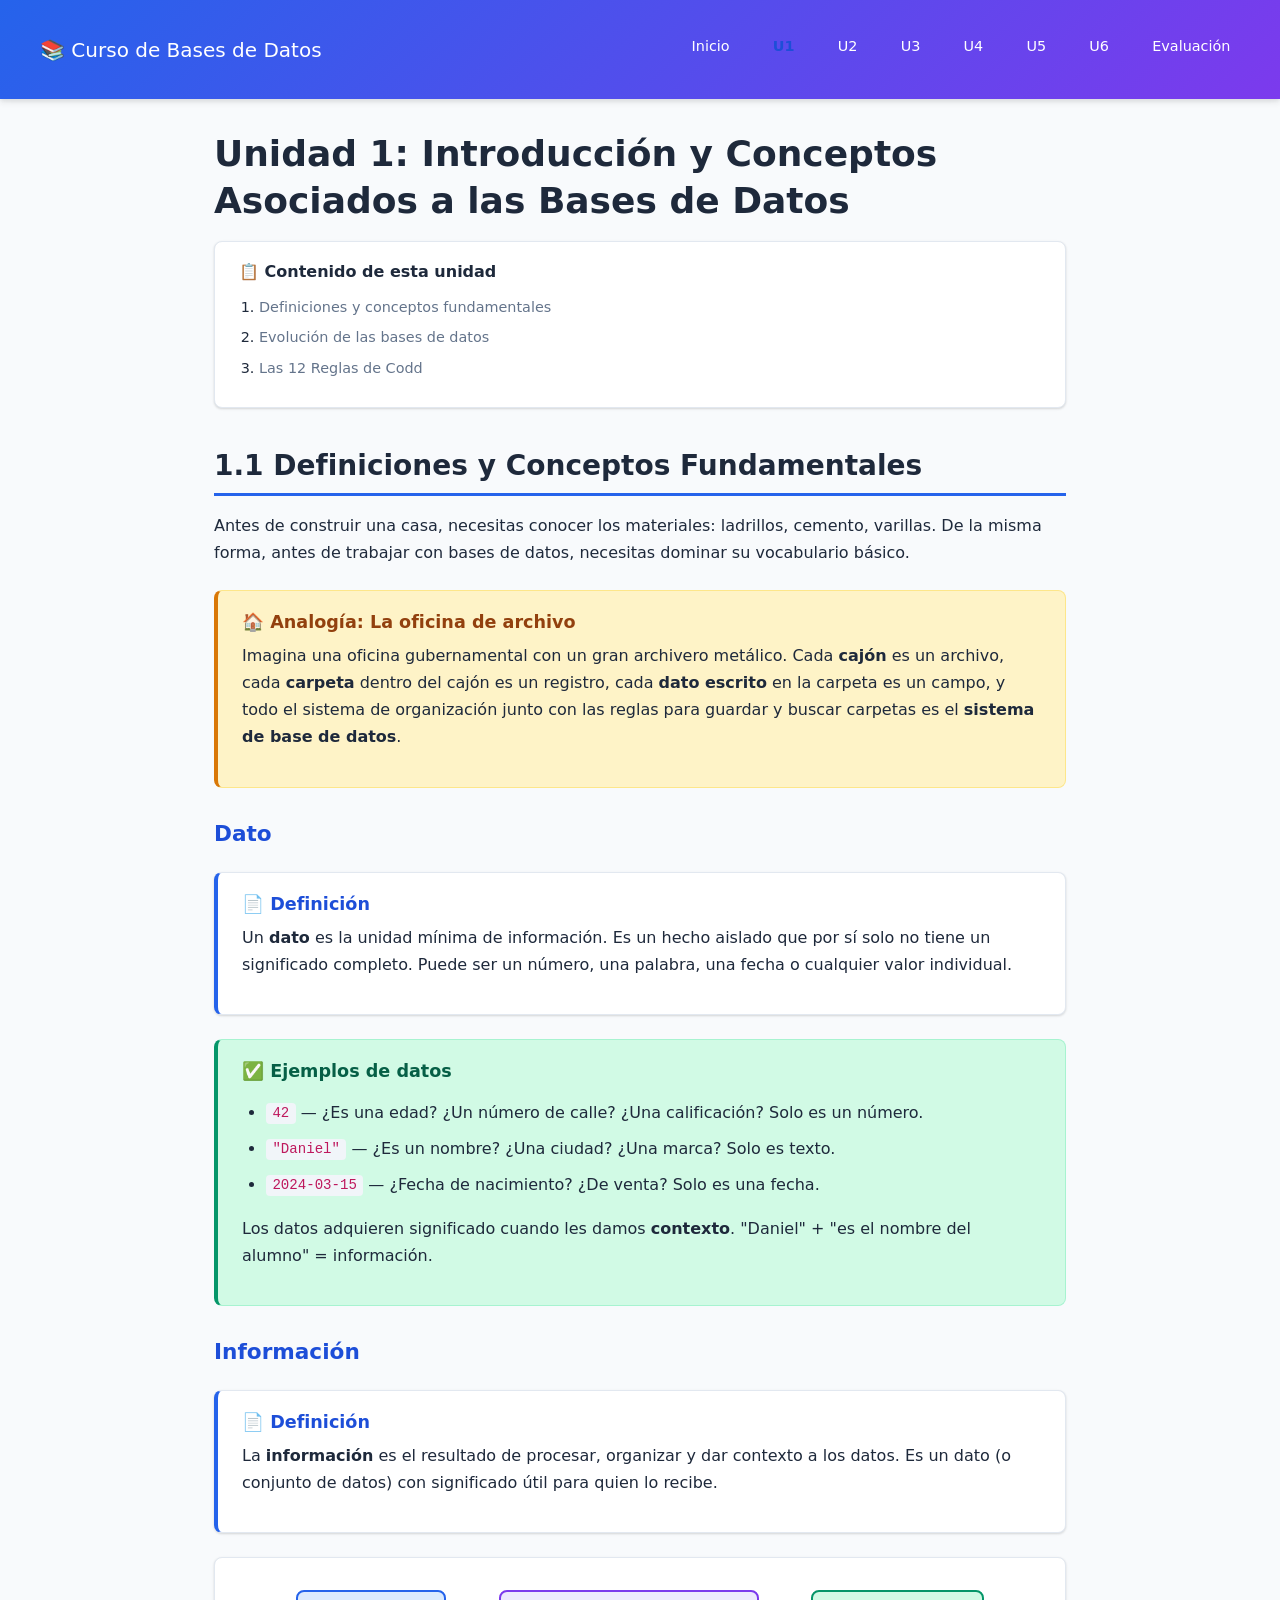
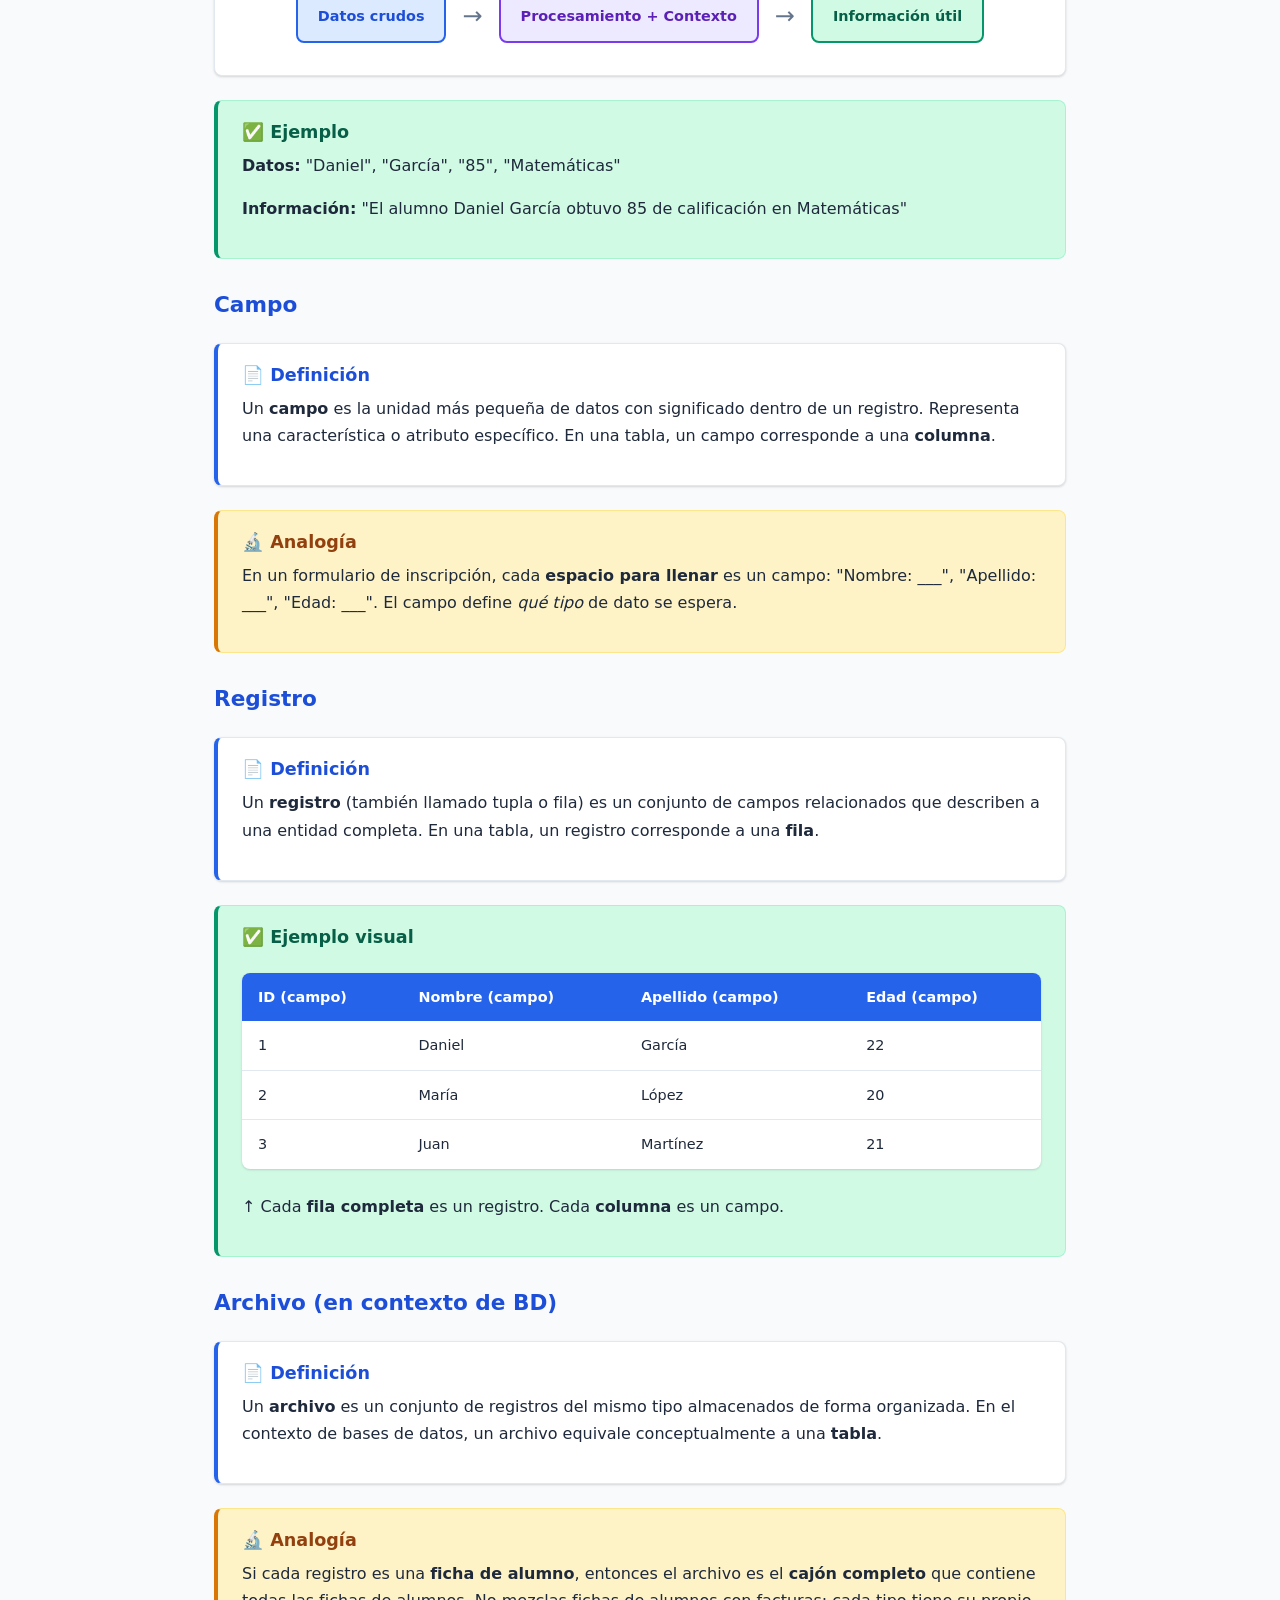
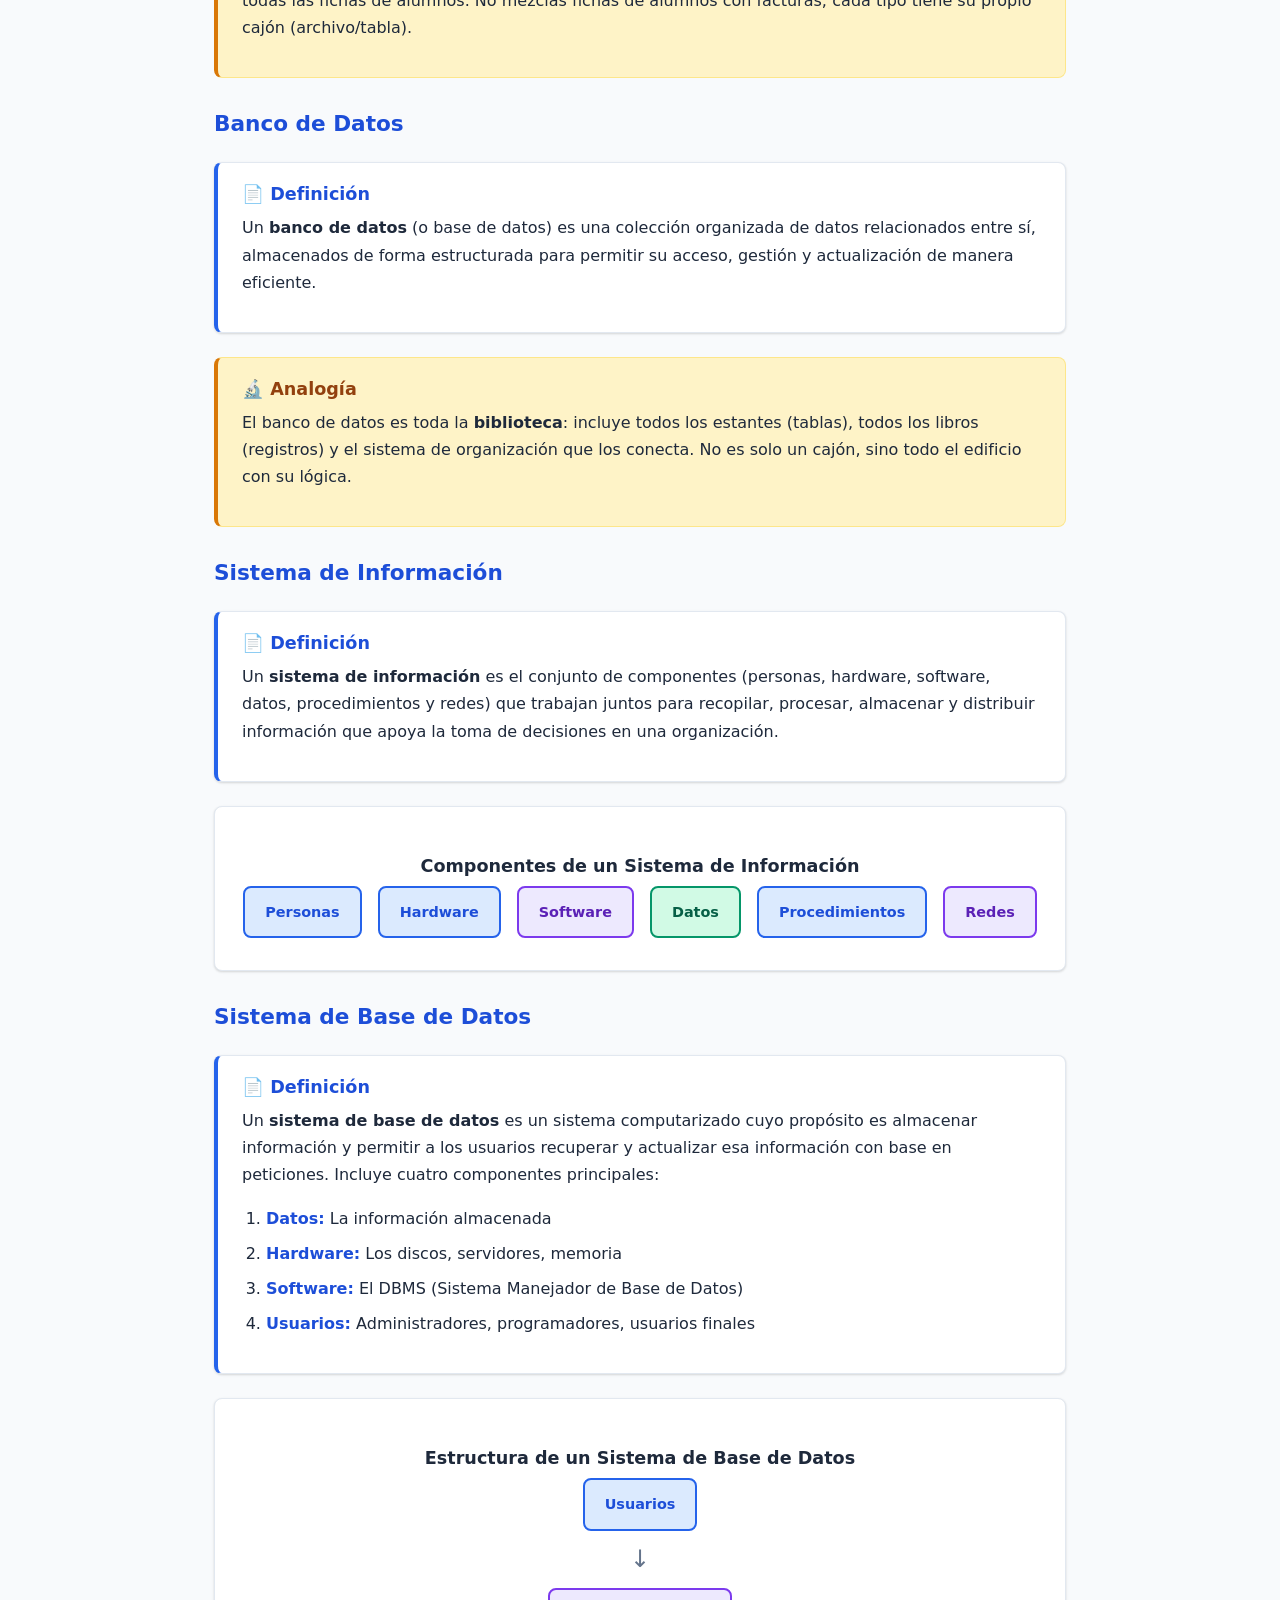
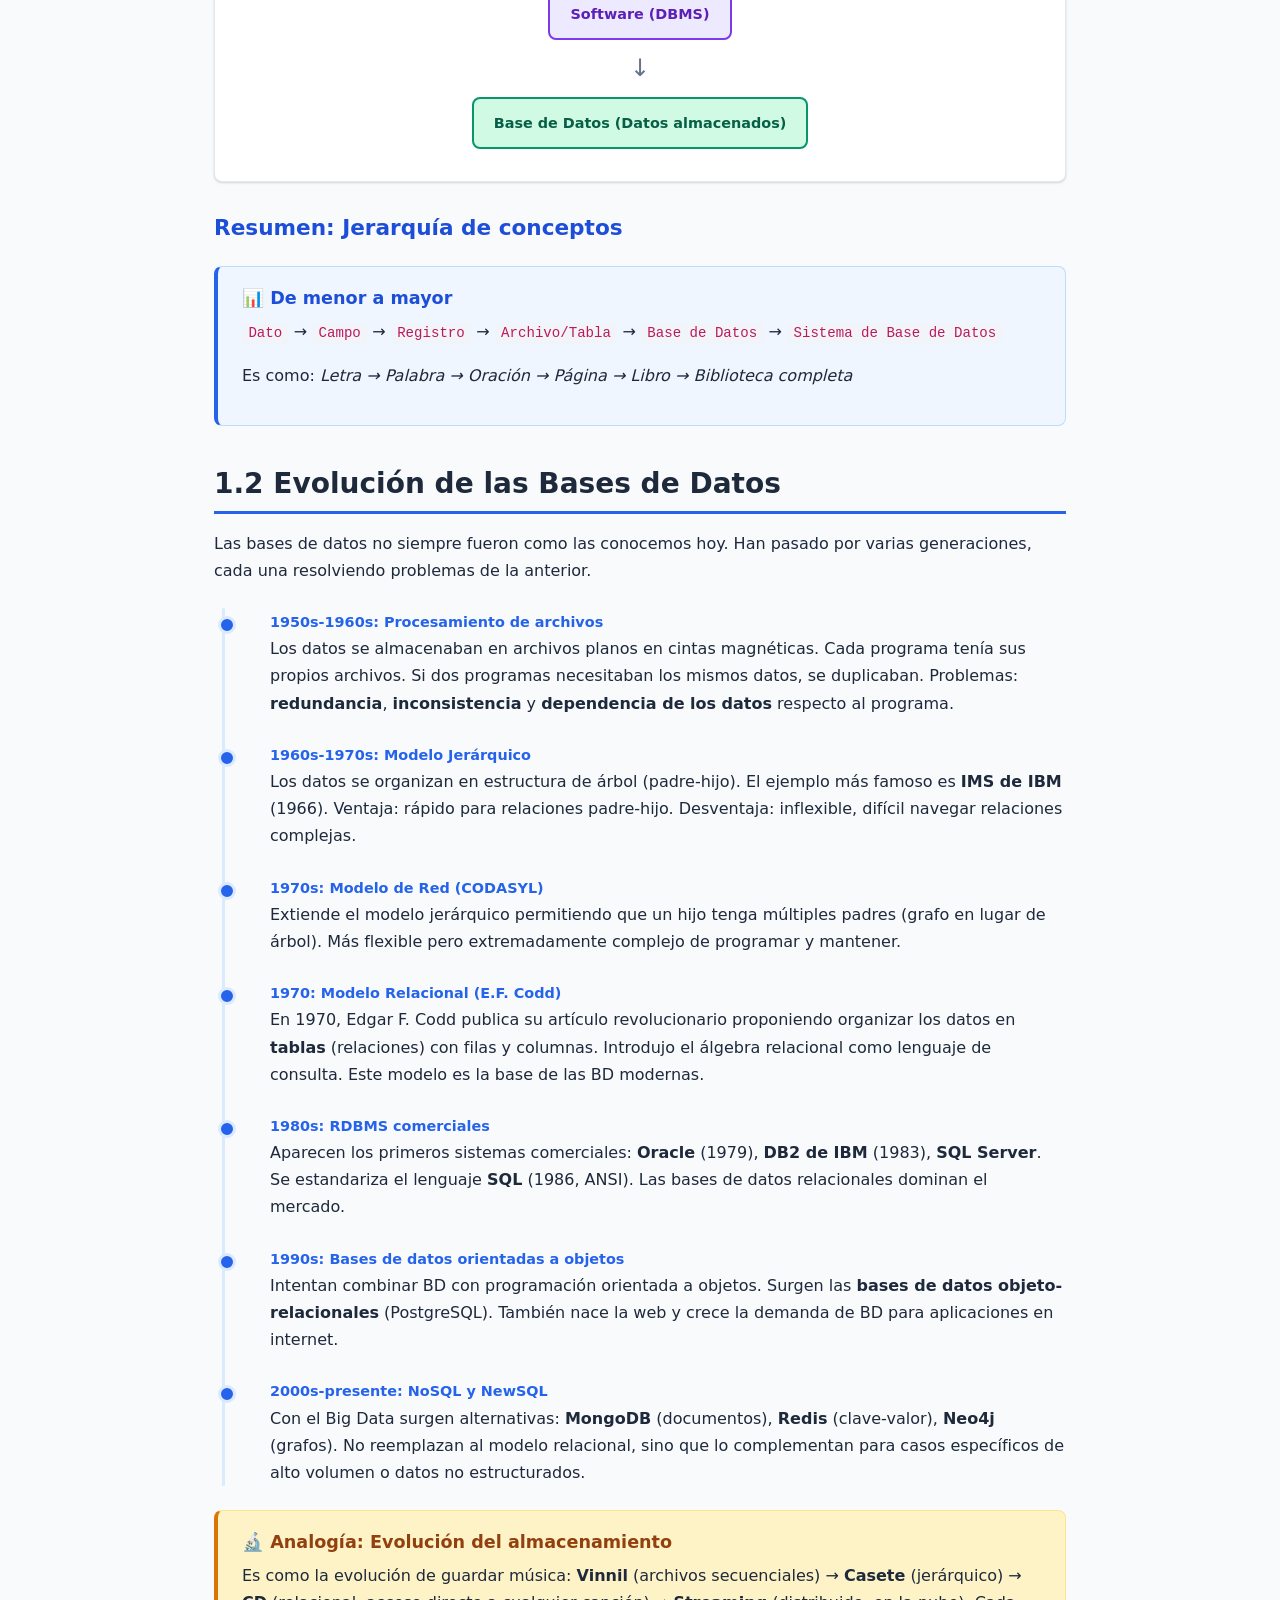
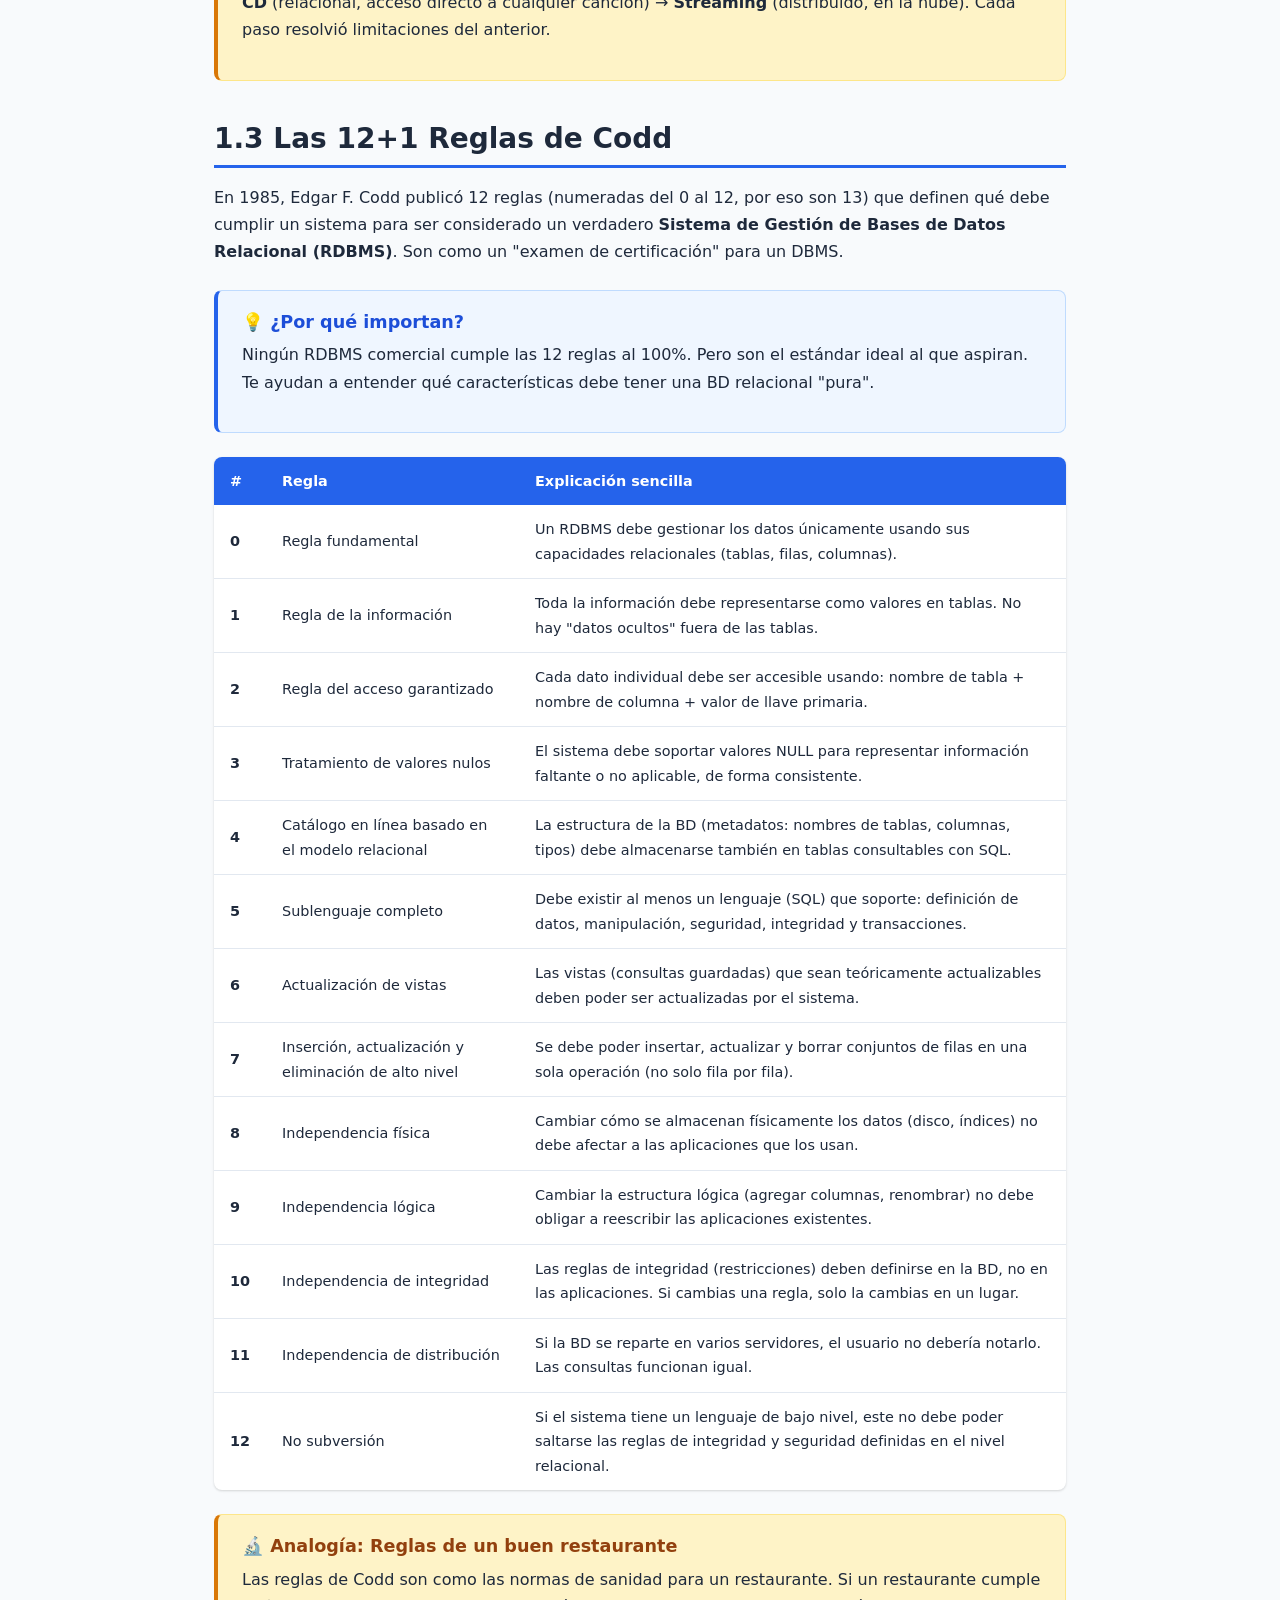
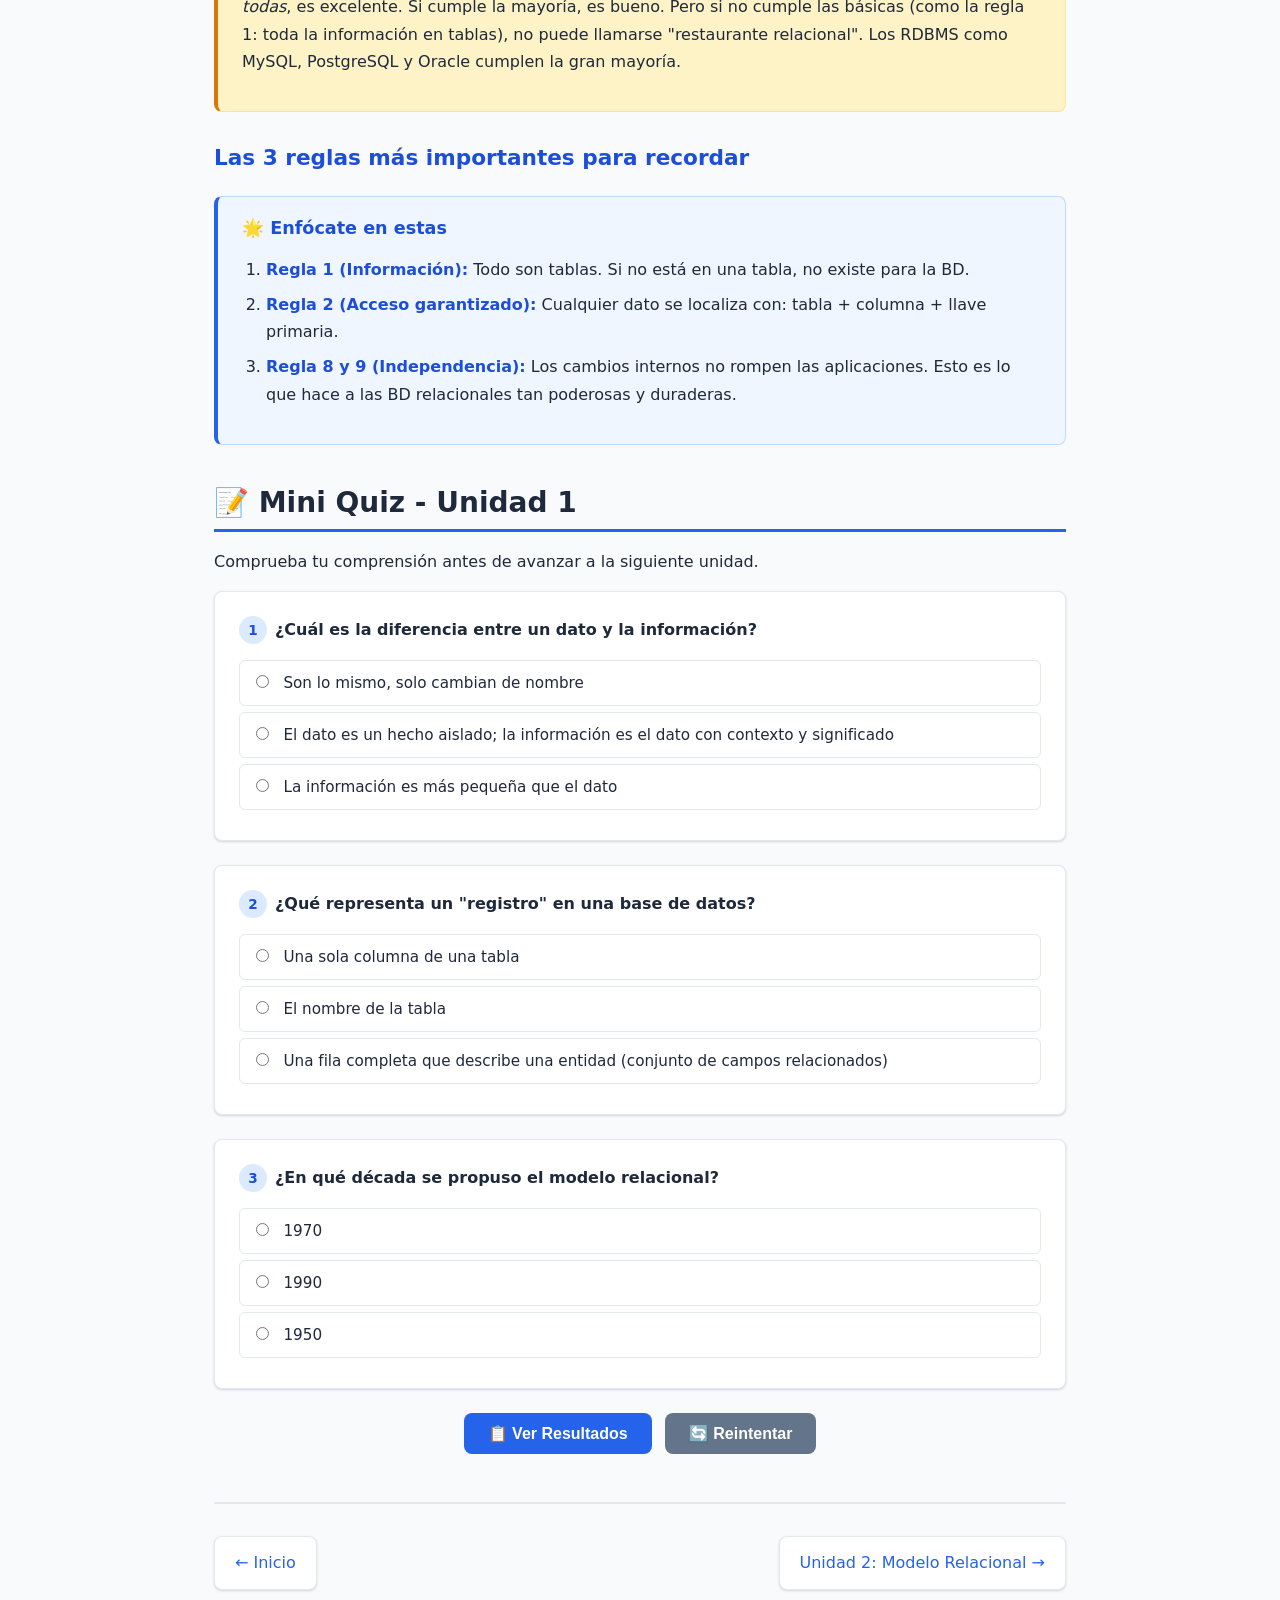
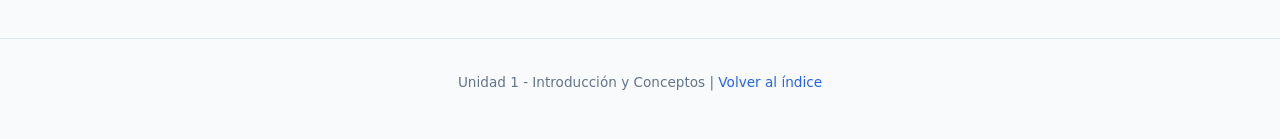
<file: unidad1.html>
<!DOCTYPE html>
<html lang="es">
<head>
    <meta charset="UTF-8">
    <meta name="viewport" content="width=device-width, initial-scale=1.0">
    <title>Unidad 1 - Introducción y Conceptos Asociados | Curso de Bases de Datos</title>
    <link rel="stylesheet" href="styles.css">
</head>
<body>
    <header class="site-header">
        <nav class="nav-container">
            <a href="index.html" class="nav-brand">&#128218; Curso de Bases de Datos</a>
            <ul class="nav-links">
                <li><a href="index.html">Inicio</a></li>
                <li><a href="unidad1.html"><strong>U1</strong></a></li>
                <li><a href="unidad2.html">U2</a></li>
                <li><a href="unidad3.html">U3</a></li>
                <li><a href="unidad4.html">U4</a></li>
                <li><a href="unidad5.html">U5</a></li>
                <li><a href="unidad6.html">U6</a></li>
                <li><a href="evaluacion.html">Evaluaci&oacute;n</a></li>
            </ul>
        </nav>
    </header>

    <main class="main-content">
        <h1>Unidad 1: Introducción y Conceptos Asociados a las Bases de Datos</h1>
        
        <div class="toc">
            <h4>&#128203; Contenido de esta unidad</h4>
            <ol>
                <li><a href="#definiciones">Definiciones y conceptos fundamentales</a></li>
                <li><a href="#evolucion">Evolución de las bases de datos</a></li>
                <li><a href="#reglas-codd">Las 12 Reglas de Codd</a></li>
            </ol>
        </div>

        <!-- ============================================ -->
        <!-- SECCIÓN 1.1: DEFINICIONES Y CONCEPTOS -->
        <!-- ============================================ -->
        <h2 id="definiciones">1.1 Definiciones y Conceptos Fundamentales</h2>

        <p>Antes de construir una casa, necesitas conocer los materiales: ladrillos, cemento, varillas. De la misma forma, antes de trabajar con bases de datos, necesitas dominar su vocabulario básico.</p>

        <div class="analogy-box">
            <h4>&#127968; Analogía: La oficina de archivo</h4>
            <p>Imagina una oficina gubernamental con un gran archivero metálico. Cada <strong>cajón</strong> es un archivo, cada <strong>carpeta</strong> dentro del cajón es un registro, cada <strong>dato escrito</strong> en la carpeta es un campo, y todo el sistema de organización junto con las reglas para guardar y buscar carpetas es el <strong>sistema de base de datos</strong>.</p>
        </div>

        <!-- DATO -->
        <h3>Dato</h3>
        <div class="concept-box">
            <h4>&#128196; Definición</h4>
            <p>Un <strong>dato</strong> es la unidad mínima de información. Es un hecho aislado que por sí solo no tiene un significado completo. Puede ser un número, una palabra, una fecha o cualquier valor individual.</p>
        </div>

        <div class="example-box">
            <h4>&#9989; Ejemplos de datos</h4>
            <ul>
                <li><code>42</code> &mdash; ¿Es una edad? ¿Un número de calle? ¿Una calificación? Solo es un número.</li>
                <li><code>"Daniel"</code> &mdash; ¿Es un nombre? ¿Una ciudad? ¿Una marca? Solo es texto.</li>
                <li><code>2024-03-15</code> &mdash; ¿Fecha de nacimiento? ¿De venta? Solo es una fecha.</li>
            </ul>
            <p>Los datos adquieren significado cuando les damos <strong>contexto</strong>. "Daniel" + "es el nombre del alumno" = información.</p>
        </div>

        <!-- INFORMACIÓN -->
        <h3>Información</h3>
        <div class="concept-box">
            <h4>&#128196; Definición</h4>
            <p>La <strong>información</strong> es el resultado de procesar, organizar y dar contexto a los datos. Es un dato (o conjunto de datos) con significado útil para quien lo recibe.</p>
        </div>

        <div class="diagram">
            <div class="diagram-row">
                <div class="diagram-box">Datos crudos</div>
                <span class="diagram-arrow">&rarr;</span>
                <div class="diagram-box secondary">Procesamiento + Contexto</div>
                <span class="diagram-arrow">&rarr;</span>
                <div class="diagram-box accent">Información útil</div>
            </div>
        </div>

        <div class="example-box">
            <h4>&#9989; Ejemplo</h4>
            <p><strong>Datos:</strong> "Daniel", "García", "85", "Matemáticas"</p>
            <p><strong>Información:</strong> "El alumno Daniel García obtuvo 85 de calificación en Matemáticas"</p>
        </div>

        <!-- CAMPO -->
        <h3>Campo</h3>
        <div class="concept-box">
            <h4>&#128196; Definición</h4>
            <p>Un <strong>campo</strong> es la unidad más pequeña de datos con significado dentro de un registro. Representa una característica o atributo específico. En una tabla, un campo corresponde a una <strong>columna</strong>.</p>
        </div>

        <div class="analogy-box">
            <h4>&#128300; Analogía</h4>
            <p>En un formulario de inscripción, cada <strong>espacio para llenar</strong> es un campo: "Nombre: ___", "Apellido: ___", "Edad: ___". El campo define <em>qué tipo</em> de dato se espera.</p>
        </div>

        <!-- REGISTRO -->
        <h3>Registro</h3>
        <div class="concept-box">
            <h4>&#128196; Definición</h4>
            <p>Un <strong>registro</strong> (también llamado tupla o fila) es un conjunto de campos relacionados que describen a una entidad completa. En una tabla, un registro corresponde a una <strong>fila</strong>.</p>
        </div>

        <div class="example-box">
            <h4>&#9989; Ejemplo visual</h4>
            <table>
                <thead>
                    <tr>
                        <th>ID (campo)</th>
                        <th>Nombre (campo)</th>
                        <th>Apellido (campo)</th>
                        <th>Edad (campo)</th>
                    </tr>
                </thead>
                <tbody>
                    <tr>
                        <td>1</td>
                        <td>Daniel</td>
                        <td>García</td>
                        <td>22</td>
                    </tr>
                    <tr>
                        <td>2</td>
                        <td>María</td>
                        <td>López</td>
                        <td>20</td>
                    </tr>
                    <tr>
                        <td>3</td>
                        <td>Juan</td>
                        <td>Martínez</td>
                        <td>21</td>
                    </tr>
                </tbody>
            </table>
            <p>&#8593; Cada <strong>fila completa</strong> es un registro. Cada <strong>columna</strong> es un campo.</p>
        </div>

        <!-- ARCHIVO -->
        <h3>Archivo (en contexto de BD)</h3>
        <div class="concept-box">
            <h4>&#128196; Definición</h4>
            <p>Un <strong>archivo</strong> es un conjunto de registros del mismo tipo almacenados de forma organizada. En el contexto de bases de datos, un archivo equivale conceptualmente a una <strong>tabla</strong>.</p>
        </div>

        <div class="analogy-box">
            <h4>&#128300; Analogía</h4>
            <p>Si cada registro es una <strong>ficha de alumno</strong>, entonces el archivo es el <strong>cajón completo</strong> que contiene todas las fichas de alumnos. No mezclas fichas de alumnos con facturas; cada tipo tiene su propio cajón (archivo/tabla).</p>
        </div>

        <!-- BANCO DE DATOS -->
        <h3>Banco de Datos</h3>
        <div class="concept-box">
            <h4>&#128196; Definición</h4>
            <p>Un <strong>banco de datos</strong> (o base de datos) es una colección organizada de datos relacionados entre sí, almacenados de forma estructurada para permitir su acceso, gestión y actualización de manera eficiente.</p>
        </div>

        <div class="analogy-box">
            <h4>&#128300; Analogía</h4>
            <p>El banco de datos es toda la <strong>biblioteca</strong>: incluye todos los estantes (tablas), todos los libros (registros) y el sistema de organización que los conecta. No es solo un cajón, sino todo el edificio con su lógica.</p>
        </div>

        <!-- SISTEMA DE INFORMACIÓN -->
        <h3>Sistema de Información</h3>
        <div class="concept-box">
            <h4>&#128196; Definición</h4>
            <p>Un <strong>sistema de información</strong> es el conjunto de componentes (personas, hardware, software, datos, procedimientos y redes) que trabajan juntos para recopilar, procesar, almacenar y distribuir información que apoya la toma de decisiones en una organización.</p>
        </div>

        <div class="diagram">
            <h4>Componentes de un Sistema de Información</h4>
            <div class="diagram-row">
                <div class="diagram-box">Personas</div>
                <div class="diagram-box">Hardware</div>
                <div class="diagram-box secondary">Software</div>
                <div class="diagram-box accent">Datos</div>
                <div class="diagram-box">Procedimientos</div>
                <div class="diagram-box secondary">Redes</div>
            </div>
        </div>

        <!-- SISTEMA DE BASE DE DATOS -->
        <h3>Sistema de Base de Datos</h3>
        <div class="concept-box">
            <h4>&#128196; Definición</h4>
            <p>Un <strong>sistema de base de datos</strong> es un sistema computarizado cuyo propósito es almacenar información y permitir a los usuarios recuperar y actualizar esa información con base en peticiones. Incluye cuatro componentes principales:</p>
            <ol>
                <li><strong>Datos:</strong> La información almacenada</li>
                <li><strong>Hardware:</strong> Los discos, servidores, memoria</li>
                <li><strong>Software:</strong> El DBMS (Sistema Manejador de Base de Datos)</li>
                <li><strong>Usuarios:</strong> Administradores, programadores, usuarios finales</li>
            </ol>
        </div>

        <div class="diagram">
            <h4>Estructura de un Sistema de Base de Datos</h4>
            <div class="diagram-row">
                <div class="diagram-box">Usuarios</div>
            </div>
            <div class="diagram-row">
                <span class="diagram-arrow">&darr;</span>
            </div>
            <div class="diagram-row">
                <div class="diagram-box secondary">Software (DBMS)</div>
            </div>
            <div class="diagram-row">
                <span class="diagram-arrow">&darr;</span>
            </div>
            <div class="diagram-row">
                <div class="diagram-box accent">Base de Datos (Datos almacenados)</div>
            </div>
        </div>

        <!-- Resumen visual de jerarquía -->
        <h3>Resumen: Jerarquía de conceptos</h3>
        <div class="info-box">
            <h4>&#128202; De menor a mayor</h4>
            <p><code>Dato</code> &rarr; <code>Campo</code> &rarr; <code>Registro</code> &rarr; <code>Archivo/Tabla</code> &rarr; <code>Base de Datos</code> &rarr; <code>Sistema de Base de Datos</code></p>
            <p>Es como: <em>Letra &rarr; Palabra &rarr; Oración &rarr; Página &rarr; Libro &rarr; Biblioteca completa</em></p>
        </div>

        <!-- ============================================ -->
        <!-- SECCIÓN 1.2: EVOLUCIÓN DE LAS BD -->
        <!-- ============================================ -->
        <h2 id="evolucion">1.2 Evolución de las Bases de Datos</h2>

        <p>Las bases de datos no siempre fueron como las conocemos hoy. Han pasado por varias generaciones, cada una resolviendo problemas de la anterior.</p>

        <div class="timeline">
            <div class="timeline-item">
                <span class="year">1950s-1960s: Procesamiento de archivos</span>
                <p>Los datos se almacenaban en archivos planos en cintas magnéticas. Cada programa tenía sus propios archivos. Si dos programas necesitaban los mismos datos, se duplicaban. Problemas: <strong>redundancia</strong>, <strong>inconsistencia</strong> y <strong>dependencia de los datos</strong> respecto al programa.</p>
            </div>

            <div class="timeline-item">
                <span class="year">1960s-1970s: Modelo Jerárquico</span>
                <p>Los datos se organizan en estructura de árbol (padre-hijo). El ejemplo más famoso es <strong>IMS de IBM</strong> (1966). Ventaja: rápido para relaciones padre-hijo. Desventaja: inflexible, difícil navegar relaciones complejas.</p>
            </div>

            <div class="timeline-item">
                <span class="year">1970s: Modelo de Red (CODASYL)</span>
                <p>Extiende el modelo jerárquico permitiendo que un hijo tenga múltiples padres (grafo en lugar de árbol). Más flexible pero extremadamente complejo de programar y mantener.</p>
            </div>

            <div class="timeline-item">
                <span class="year">1970: Modelo Relacional (E.F. Codd)</span>
                <p>En 1970, Edgar F. Codd publica su artículo revolucionario proponiendo organizar los datos en <strong>tablas</strong> (relaciones) con filas y columnas. Introdujo el álgebra relacional como lenguaje de consulta. Este modelo es la base de las BD modernas.</p>
            </div>

            <div class="timeline-item">
                <span class="year">1980s: RDBMS comerciales</span>
                <p>Aparecen los primeros sistemas comerciales: <strong>Oracle</strong> (1979), <strong>DB2 de IBM</strong> (1983), <strong>SQL Server</strong>. Se estandariza el lenguaje <strong>SQL</strong> (1986, ANSI). Las bases de datos relacionales dominan el mercado.</p>
            </div>

            <div class="timeline-item">
                <span class="year">1990s: Bases de datos orientadas a objetos</span>
                <p>Intentan combinar BD con programación orientada a objetos. Surgen las <strong>bases de datos objeto-relacionales</strong> (PostgreSQL). También nace la web y crece la demanda de BD para aplicaciones en internet.</p>
            </div>

            <div class="timeline-item">
                <span class="year">2000s-presente: NoSQL y NewSQL</span>
                <p>Con el Big Data surgen alternativas: <strong>MongoDB</strong> (documentos), <strong>Redis</strong> (clave-valor), <strong>Neo4j</strong> (grafos). No reemplazan al modelo relacional, sino que lo complementan para casos específicos de alto volumen o datos no estructurados.</p>
            </div>
        </div>

        <div class="analogy-box">
            <h4>&#128300; Analogía: Evolución del almacenamiento</h4>
            <p>Es como la evolución de guardar música: <strong>Vinnil</strong> (archivos secuenciales) &rarr; <strong>Casete</strong> (jerárquico) &rarr; <strong>CD</strong> (relacional, acceso directo a cualquier canción) &rarr; <strong>Streaming</strong> (distribuido, en la nube). Cada paso resolvió limitaciones del anterior.</p>
        </div>

        <!-- ============================================ -->
        <!-- SECCIÓN 1.3: REGLAS DE CODD -->
        <!-- ============================================ -->
        <h2 id="reglas-codd">1.3 Las 12+1 Reglas de Codd</h2>

        <p>En 1985, Edgar F. Codd publicó 12 reglas (numeradas del 0 al 12, por eso son 13) que definen qué debe cumplir un sistema para ser considerado un verdadero <strong>Sistema de Gestión de Bases de Datos Relacional (RDBMS)</strong>. Son como un "examen de certificación" para un DBMS.</p>

        <div class="info-box">
            <h4>&#128161; ¿Por qué importan?</h4>
            <p>Ningún RDBMS comercial cumple las 12 reglas al 100%. Pero son el estándar ideal al que aspiran. Te ayudan a entender qué características debe tener una BD relacional "pura".</p>
        </div>

        <table>
            <thead>
                <tr>
                    <th>#</th>
                    <th>Regla</th>
                    <th>Explicación sencilla</th>
                </tr>
            </thead>
            <tbody>
                <tr>
                    <td><strong>0</strong></td>
                    <td>Regla fundamental</td>
                    <td>Un RDBMS debe gestionar los datos únicamente usando sus capacidades relacionales (tablas, filas, columnas).</td>
                </tr>
                <tr>
                    <td><strong>1</strong></td>
                    <td>Regla de la información</td>
                    <td>Toda la información debe representarse como valores en tablas. No hay "datos ocultos" fuera de las tablas.</td>
                </tr>
                <tr>
                    <td><strong>2</strong></td>
                    <td>Regla del acceso garantizado</td>
                    <td>Cada dato individual debe ser accesible usando: nombre de tabla + nombre de columna + valor de llave primaria.</td>
                </tr>
                <tr>
                    <td><strong>3</strong></td>
                    <td>Tratamiento de valores nulos</td>
                    <td>El sistema debe soportar valores NULL para representar información faltante o no aplicable, de forma consistente.</td>
                </tr>
                <tr>
                    <td><strong>4</strong></td>
                    <td>Catálogo en línea basado en el modelo relacional</td>
                    <td>La estructura de la BD (metadatos: nombres de tablas, columnas, tipos) debe almacenarse también en tablas consultables con SQL.</td>
                </tr>
                <tr>
                    <td><strong>5</strong></td>
                    <td>Sublenguaje completo</td>
                    <td>Debe existir al menos un lenguaje (SQL) que soporte: definición de datos, manipulación, seguridad, integridad y transacciones.</td>
                </tr>
                <tr>
                    <td><strong>6</strong></td>
                    <td>Actualización de vistas</td>
                    <td>Las vistas (consultas guardadas) que sean teóricamente actualizables deben poder ser actualizadas por el sistema.</td>
                </tr>
                <tr>
                    <td><strong>7</strong></td>
                    <td>Inserción, actualización y eliminación de alto nivel</td>
                    <td>Se debe poder insertar, actualizar y borrar conjuntos de filas en una sola operación (no solo fila por fila).</td>
                </tr>
                <tr>
                    <td><strong>8</strong></td>
                    <td>Independencia física</td>
                    <td>Cambiar cómo se almacenan físicamente los datos (disco, índices) no debe afectar a las aplicaciones que los usan.</td>
                </tr>
                <tr>
                    <td><strong>9</strong></td>
                    <td>Independencia lógica</td>
                    <td>Cambiar la estructura lógica (agregar columnas, renombrar) no debe obligar a reescribir las aplicaciones existentes.</td>
                </tr>
                <tr>
                    <td><strong>10</strong></td>
                    <td>Independencia de integridad</td>
                    <td>Las reglas de integridad (restricciones) deben definirse en la BD, no en las aplicaciones. Si cambias una regla, solo la cambias en un lugar.</td>
                </tr>
                <tr>
                    <td><strong>11</strong></td>
                    <td>Independencia de distribución</td>
                    <td>Si la BD se reparte en varios servidores, el usuario no debería notarlo. Las consultas funcionan igual.</td>
                </tr>
                <tr>
                    <td><strong>12</strong></td>
                    <td>No subversión</td>
                    <td>Si el sistema tiene un lenguaje de bajo nivel, este no debe poder saltarse las reglas de integridad y seguridad definidas en el nivel relacional.</td>
                </tr>
            </tbody>
        </table>

        <div class="analogy-box">
            <h4>&#128300; Analogía: Reglas de un buen restaurante</h4>
            <p>Las reglas de Codd son como las normas de sanidad para un restaurante. Si un restaurante cumple <em>todas</em>, es excelente. Si cumple la mayoría, es bueno. Pero si no cumple las básicas (como la regla 1: toda la información en tablas), no puede llamarse "restaurante relacional". Los RDBMS como MySQL, PostgreSQL y Oracle cumplen la gran mayoría.</p>
        </div>

        <h3>Las 3 reglas más importantes para recordar</h3>
        <div class="info-box">
            <h4>&#127775; Enfócate en estas</h4>
            <ol>
                <li><strong>Regla 1 (Información):</strong> Todo son tablas. Si no está en una tabla, no existe para la BD.</li>
                <li><strong>Regla 2 (Acceso garantizado):</strong> Cualquier dato se localiza con: tabla + columna + llave primaria.</li>
                <li><strong>Regla 8 y 9 (Independencia):</strong> Los cambios internos no rompen las aplicaciones. Esto es lo que hace a las BD relacionales tan poderosas y duraderas.</li>
            </ol>
        </div>

        <!-- ============================================ -->
        <!-- MINI QUIZ UNIDAD 1 -->
        <!-- ============================================ -->
        <h2>&#128221; Mini Quiz - Unidad 1</h2>
        <p>Comprueba tu comprensión antes de avanzar a la siguiente unidad.</p>

        <div id="quiz1" class="quiz-mini">
            <div class="question" data-correct="b">
                <h4><span class="q-number">1</span>¿Cuál es la diferencia entre un dato y la información?</h4>
                <label><input type="radio" name="u1q1" value="a"> Son lo mismo, solo cambian de nombre</label>
                <label><input type="radio" name="u1q1" value="b"> El dato es un hecho aislado; la información es el dato con contexto y significado</label>
                <label><input type="radio" name="u1q1" value="c"> La información es más pequeña que el dato</label>
                <div class="feedback"></div>
            </div>

            <div class="question" data-correct="c">
                <h4><span class="q-number">2</span>¿Qué representa un "registro" en una base de datos?</h4>
                <label><input type="radio" name="u1q2" value="a"> Una sola columna de una tabla</label>
                <label><input type="radio" name="u1q2" value="b"> El nombre de la tabla</label>
                <label><input type="radio" name="u1q2" value="c"> Una fila completa que describe una entidad (conjunto de campos relacionados)</label>
                <div class="feedback"></div>
            </div>

            <div class="question" data-correct="a">
                <h4><span class="q-number">3</span>¿En qué década se propuso el modelo relacional?</h4>
                <label><input type="radio" name="u1q3" value="a"> 1970</label>
                <label><input type="radio" name="u1q3" value="b"> 1990</label>
                <label><input type="radio" name="u1q3" value="c"> 1950</label>
                <div class="feedback"></div>
            </div>

            <div style="text-align: center; margin: 1.5rem 0;">
                <button onclick="checkMiniQuiz('quiz1')" style="padding: 0.7rem 1.5rem; background: #2563eb; color: white; border: none; border-radius: 8px; font-size: 1rem; font-weight: 600; cursor: pointer;">&#128203; Ver Resultados</button>
                <button onclick="resetMiniQuiz('quiz1')" style="padding: 0.7rem 1.5rem; background: #64748b; color: white; border: none; border-radius: 8px; font-size: 1rem; font-weight: 600; cursor: pointer; margin-left: 0.5rem;">&#128260; Reintentar</button>
            </div>
            <div class="mini-quiz-result" id="quiz1-result" style="display:none; text-align:center; padding:1rem; background:#dbeafe; border-radius:8px; font-weight:600; margin-bottom:1rem;"></div>
        </div>

        <!-- Navegación entre páginas -->
        <div class="page-nav">
            <a href="index.html">&larr; Inicio</a>
            <a href="unidad2.html">Unidad 2: Modelo Relacional &rarr;</a>
        </div>
    </main>

    <footer class="site-footer">
        <p>Unidad 1 - Introducción y Conceptos | <a href="index.html">Volver al índice</a></p>
    </footer>

    <script>
    function checkMiniQuiz(quizId) {
        const container = document.getElementById(quizId);
        const questions = container.querySelectorAll('.question');
        let correct = 0;
        const total = questions.length;

        questions.forEach((q, i) => {
            const correctAnswer = q.dataset.correct;
            const name = q.querySelector('input[type="radio"]').name;
            const selected = document.querySelector(`input[name="${name}"]:checked`);
            const feedback = q.querySelector('.feedback');

            q.style.borderLeft = '';
            feedback.style.display = 'none';

            if (selected && selected.value === correctAnswer) {
                correct++;
                q.style.borderLeft = '4px solid #059669';
                feedback.textContent = '✓ ¡Correcto!';
                feedback.style.display = 'block';
                feedback.style.color = '#065f46';
                feedback.style.background = '#d1fae5';
                feedback.style.padding = '0.5rem 1rem';
                feedback.style.borderRadius = '6px';
                feedback.style.marginTop = '0.5rem';
            } else {
                q.style.borderLeft = '4px solid #dc2626';
                feedback.textContent = '✗ Incorrecto. Revisa el tema arriba.';
                feedback.style.display = 'block';
                feedback.style.color = '#991b1b';
                feedback.style.background = '#fee2e2';
                feedback.style.padding = '0.5rem 1rem';
                feedback.style.borderRadius = '6px';
                feedback.style.marginTop = '0.5rem';
            }
        });

        const resultEl = document.getElementById(quizId + '-result');
        resultEl.style.display = 'block';
        resultEl.textContent = `Resultado: ${correct} de ${total} correctas`;
        if (correct === total) {
            resultEl.style.background = '#d1fae5';
            resultEl.textContent += ' 🎉 ¡Perfecto!';
        } else if (correct >= total / 2) {
            resultEl.style.background = '#dbeafe';
            resultEl.textContent += ' 👍 ¡Buen intento!';
        } else {
            resultEl.style.background = '#fef3c7';
            resultEl.textContent += ' 📖 Repasa el material e intenta de nuevo.';
        }
    }

    function resetMiniQuiz(quizId) {
        const container = document.getElementById(quizId);
        container.querySelectorAll('input[type="radio"]').forEach(r => r.checked = false);
        container.querySelectorAll('.question').forEach(q => {
            q.style.borderLeft = '';
            q.querySelector('.feedback').style.display = 'none';
        });
        document.getElementById(quizId + '-result').style.display = 'none';
    }
    </script>
</body>
</html>
</file>
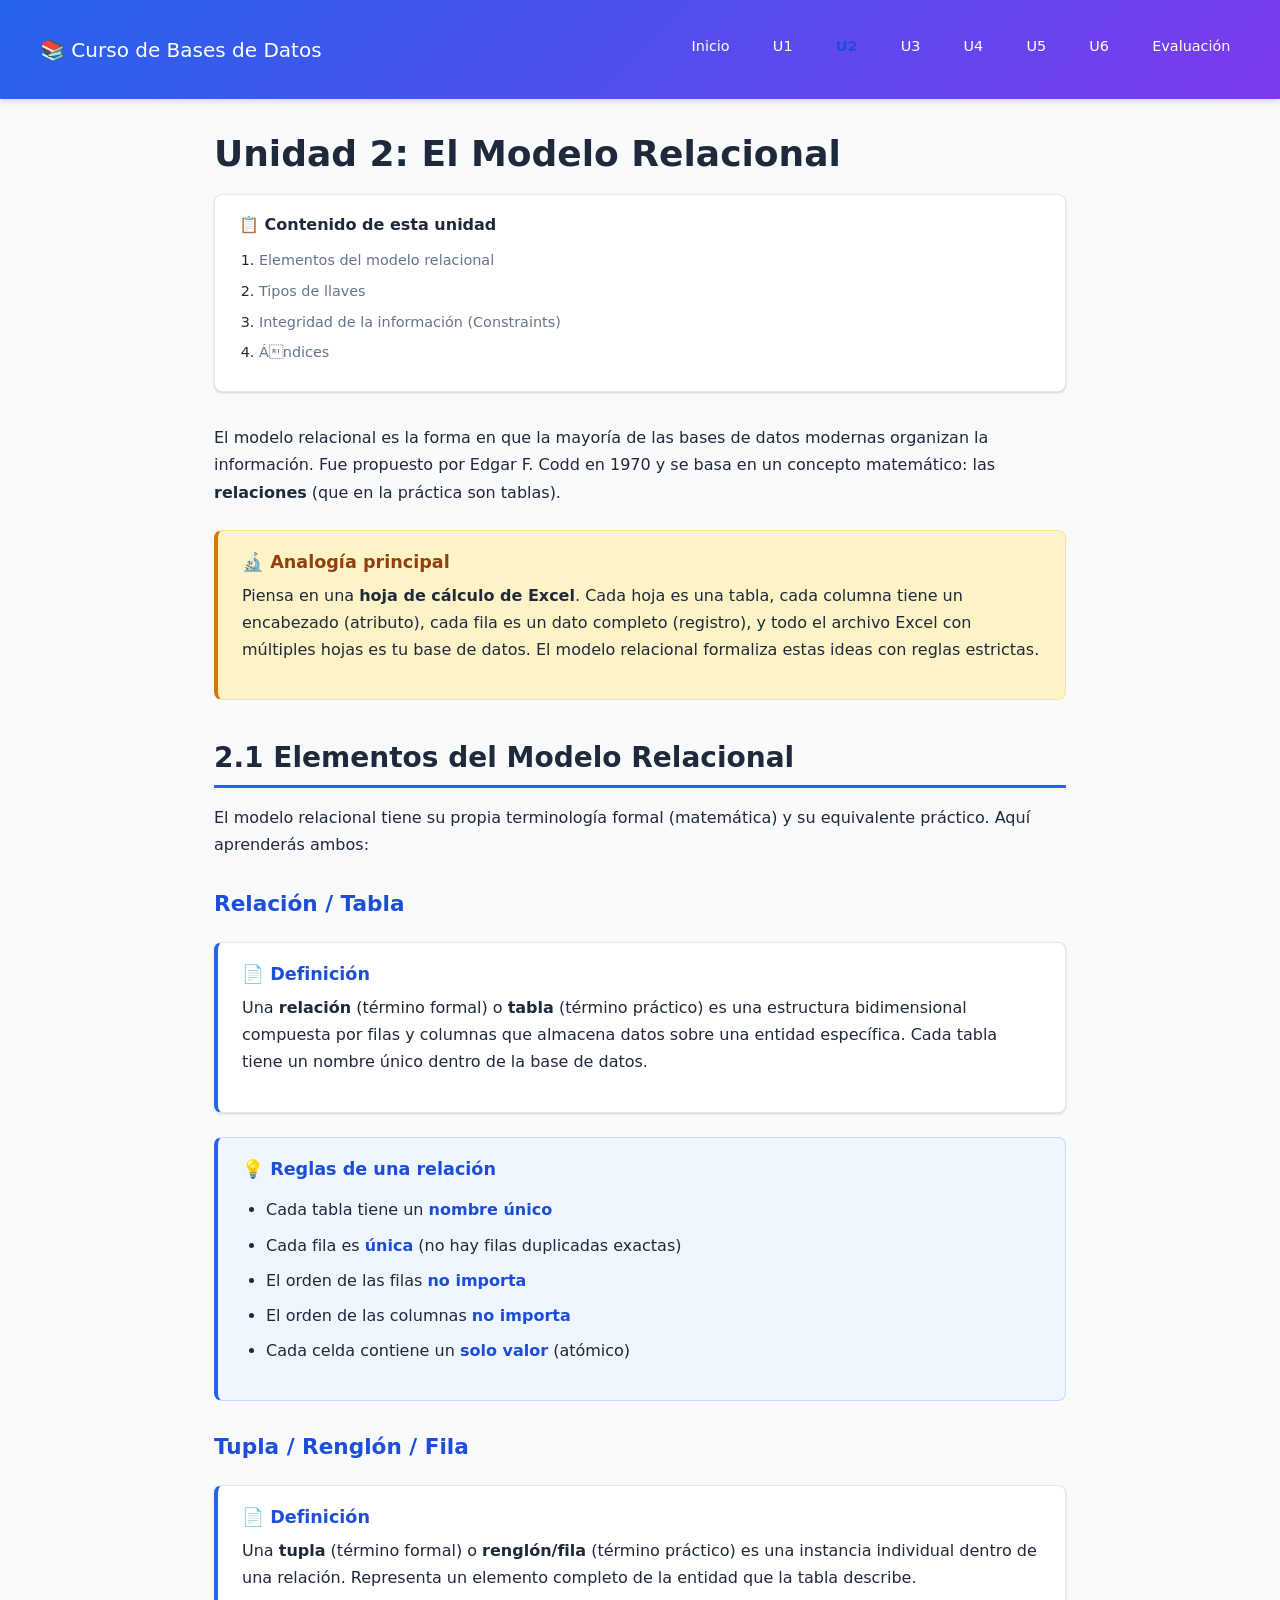
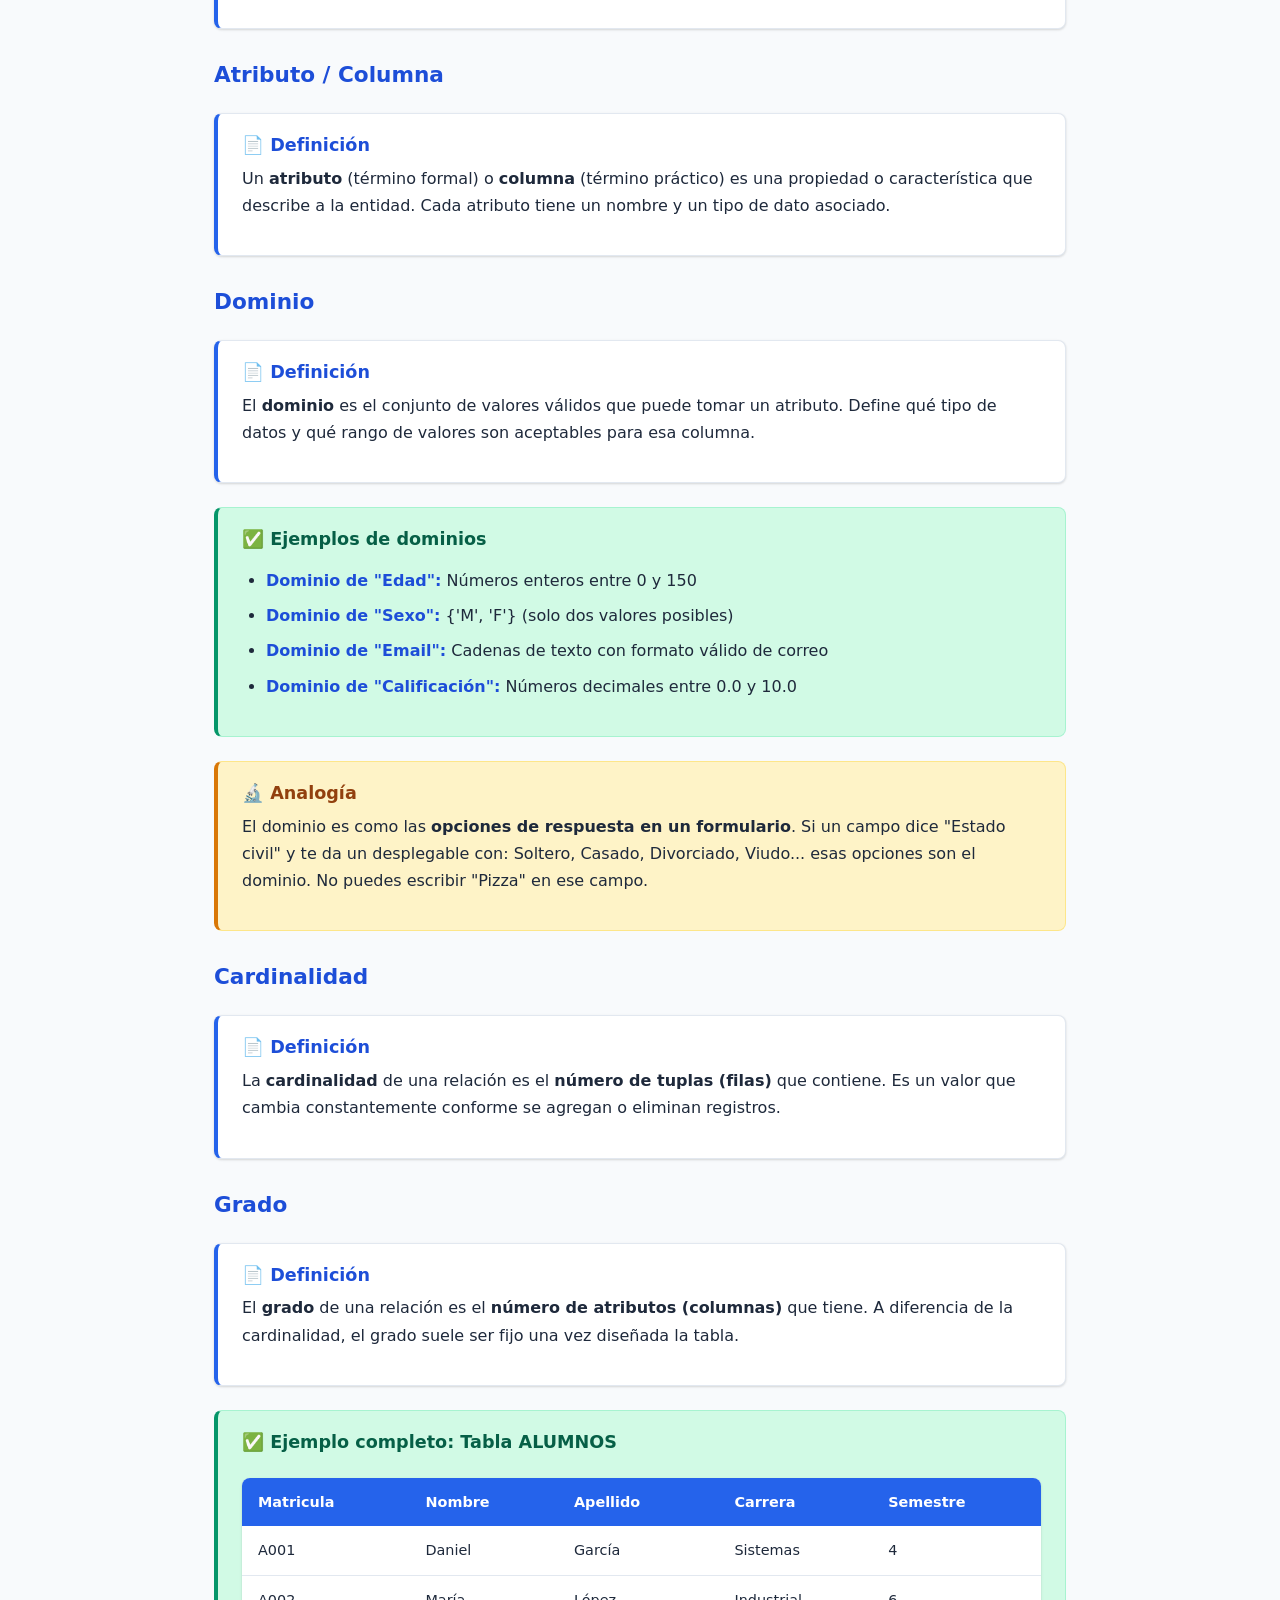
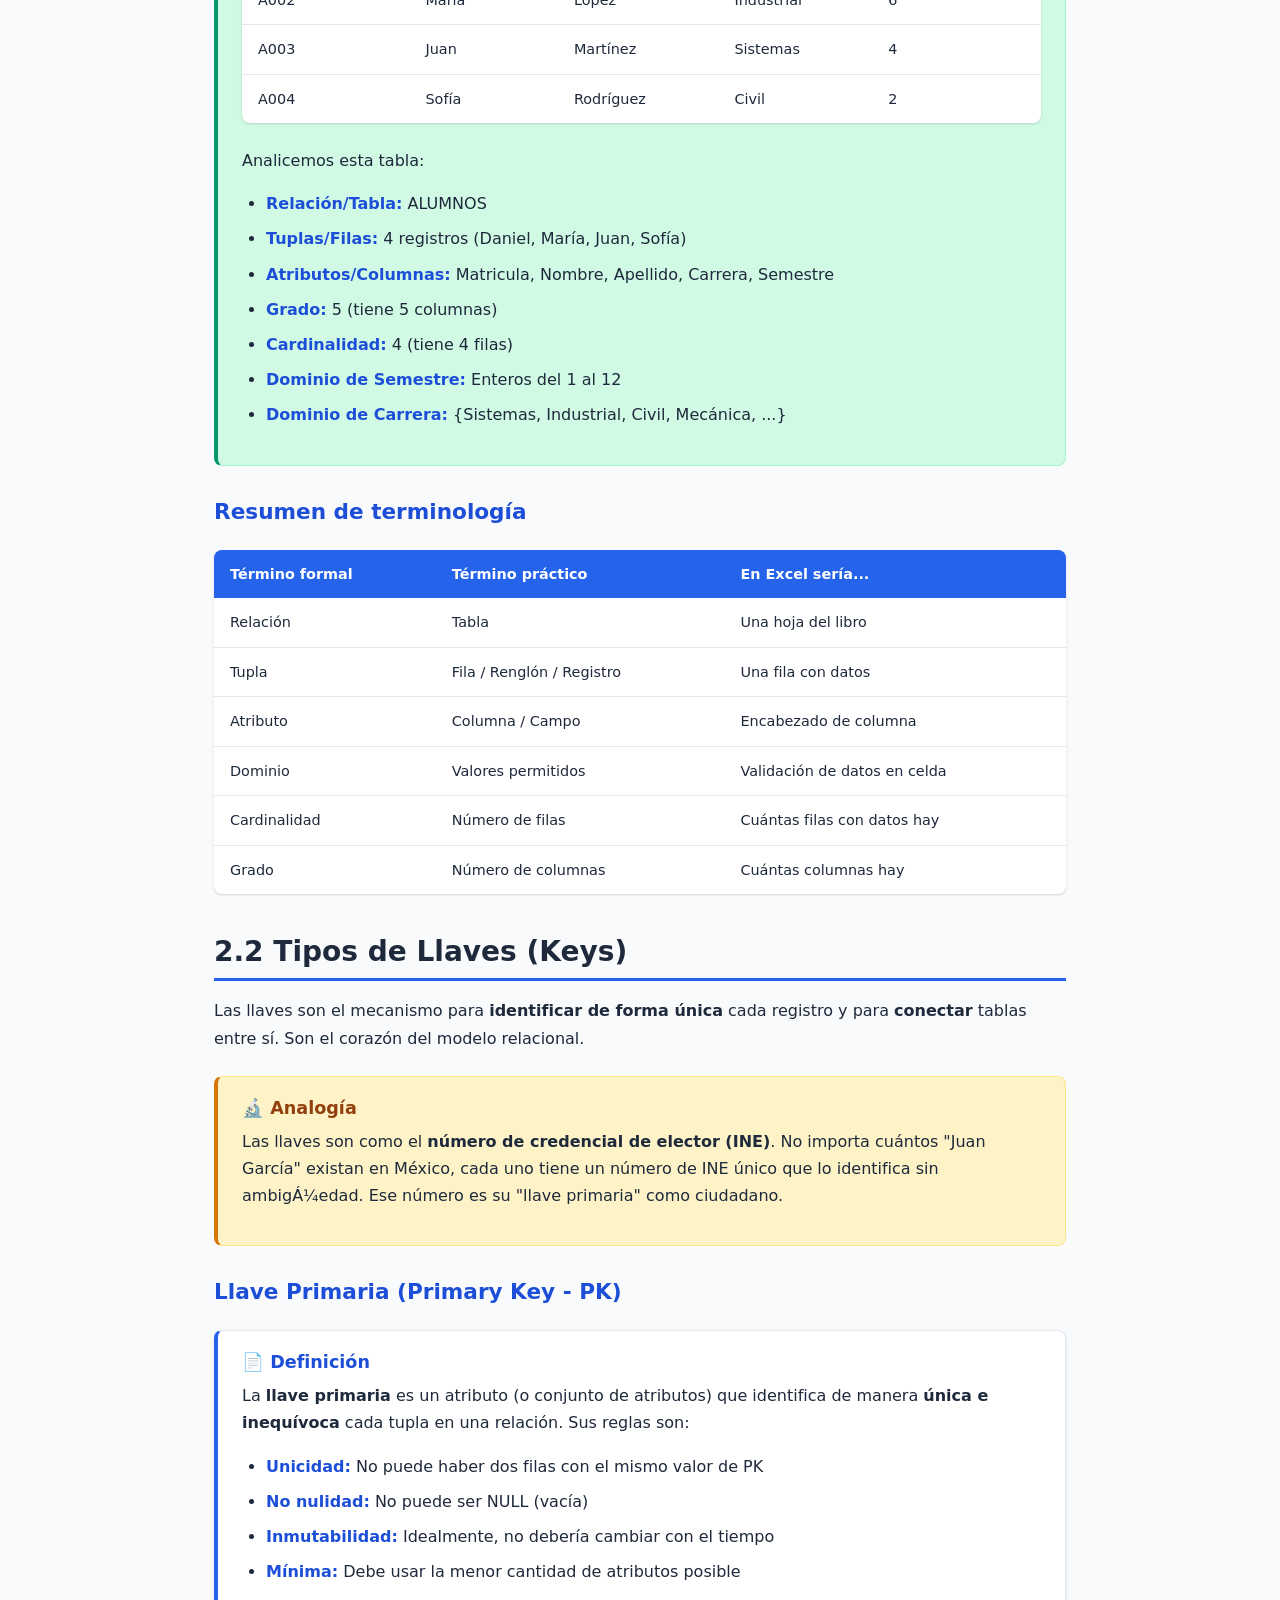
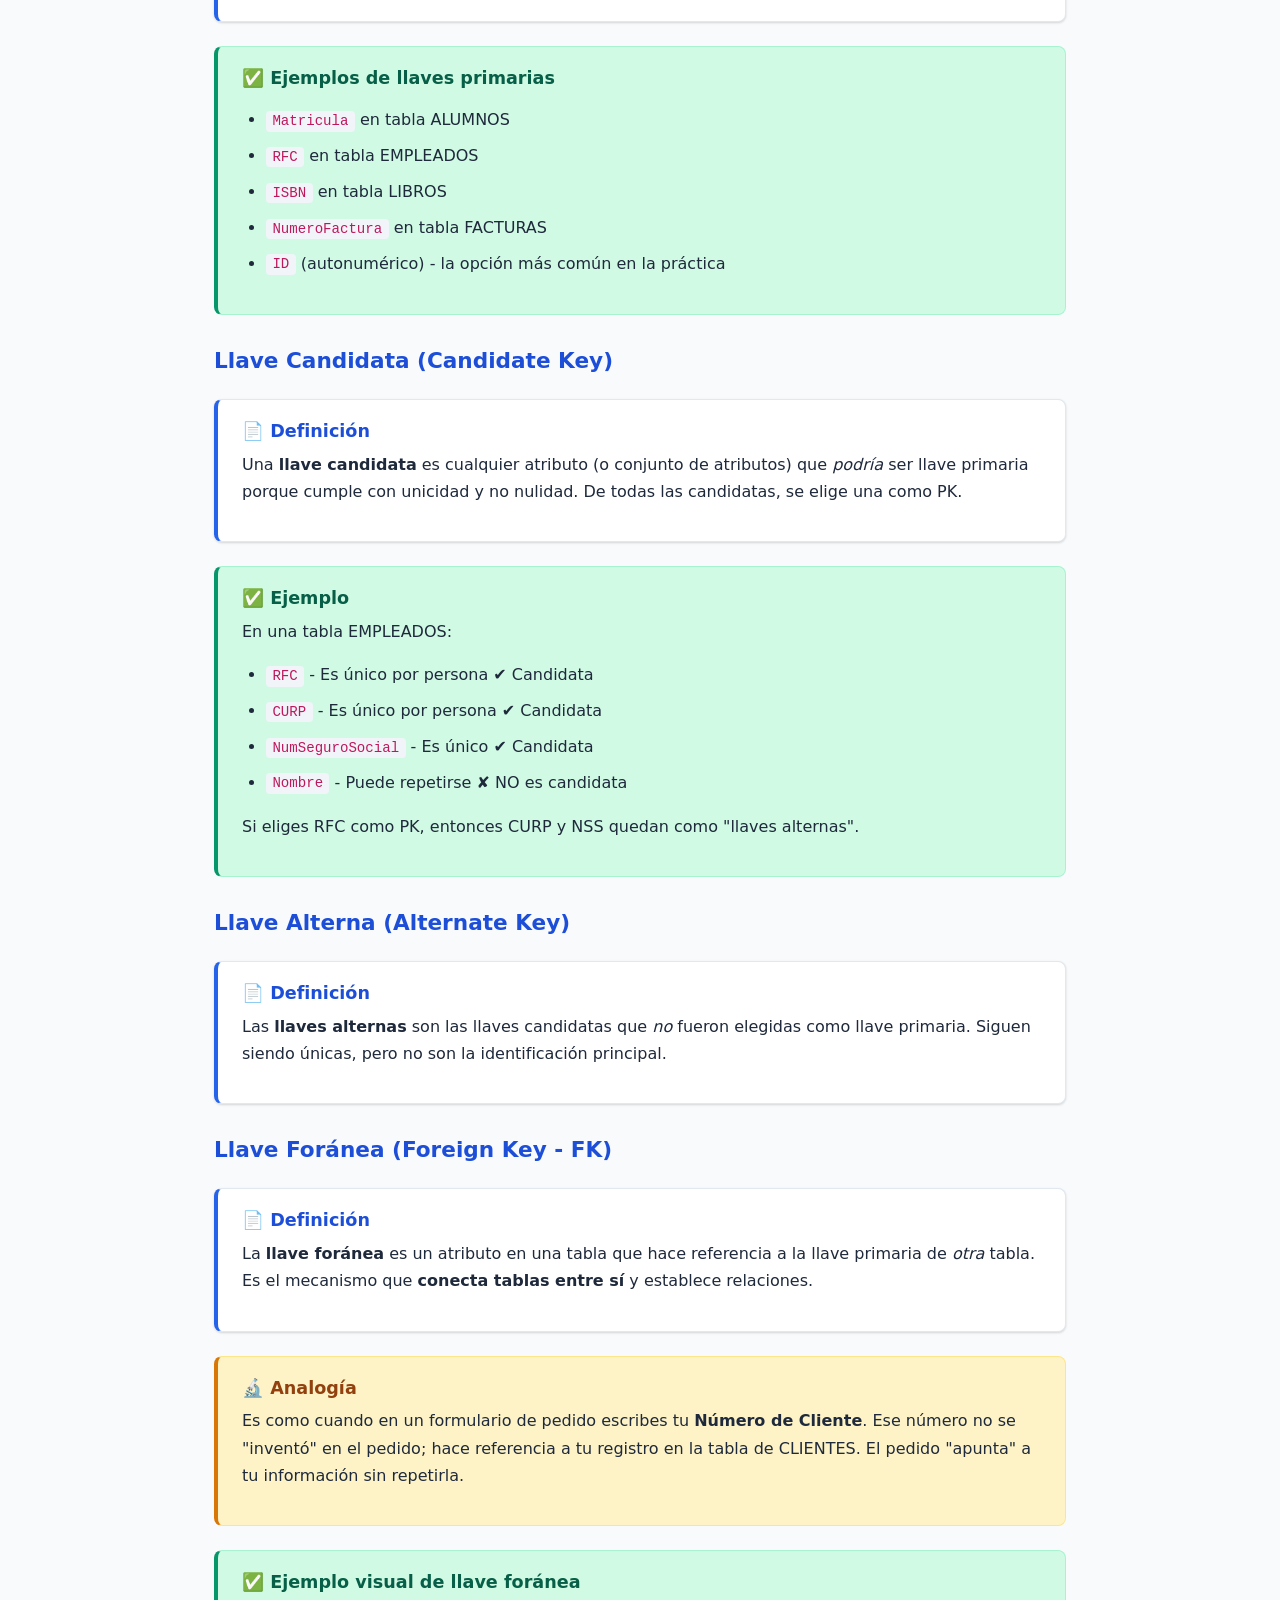
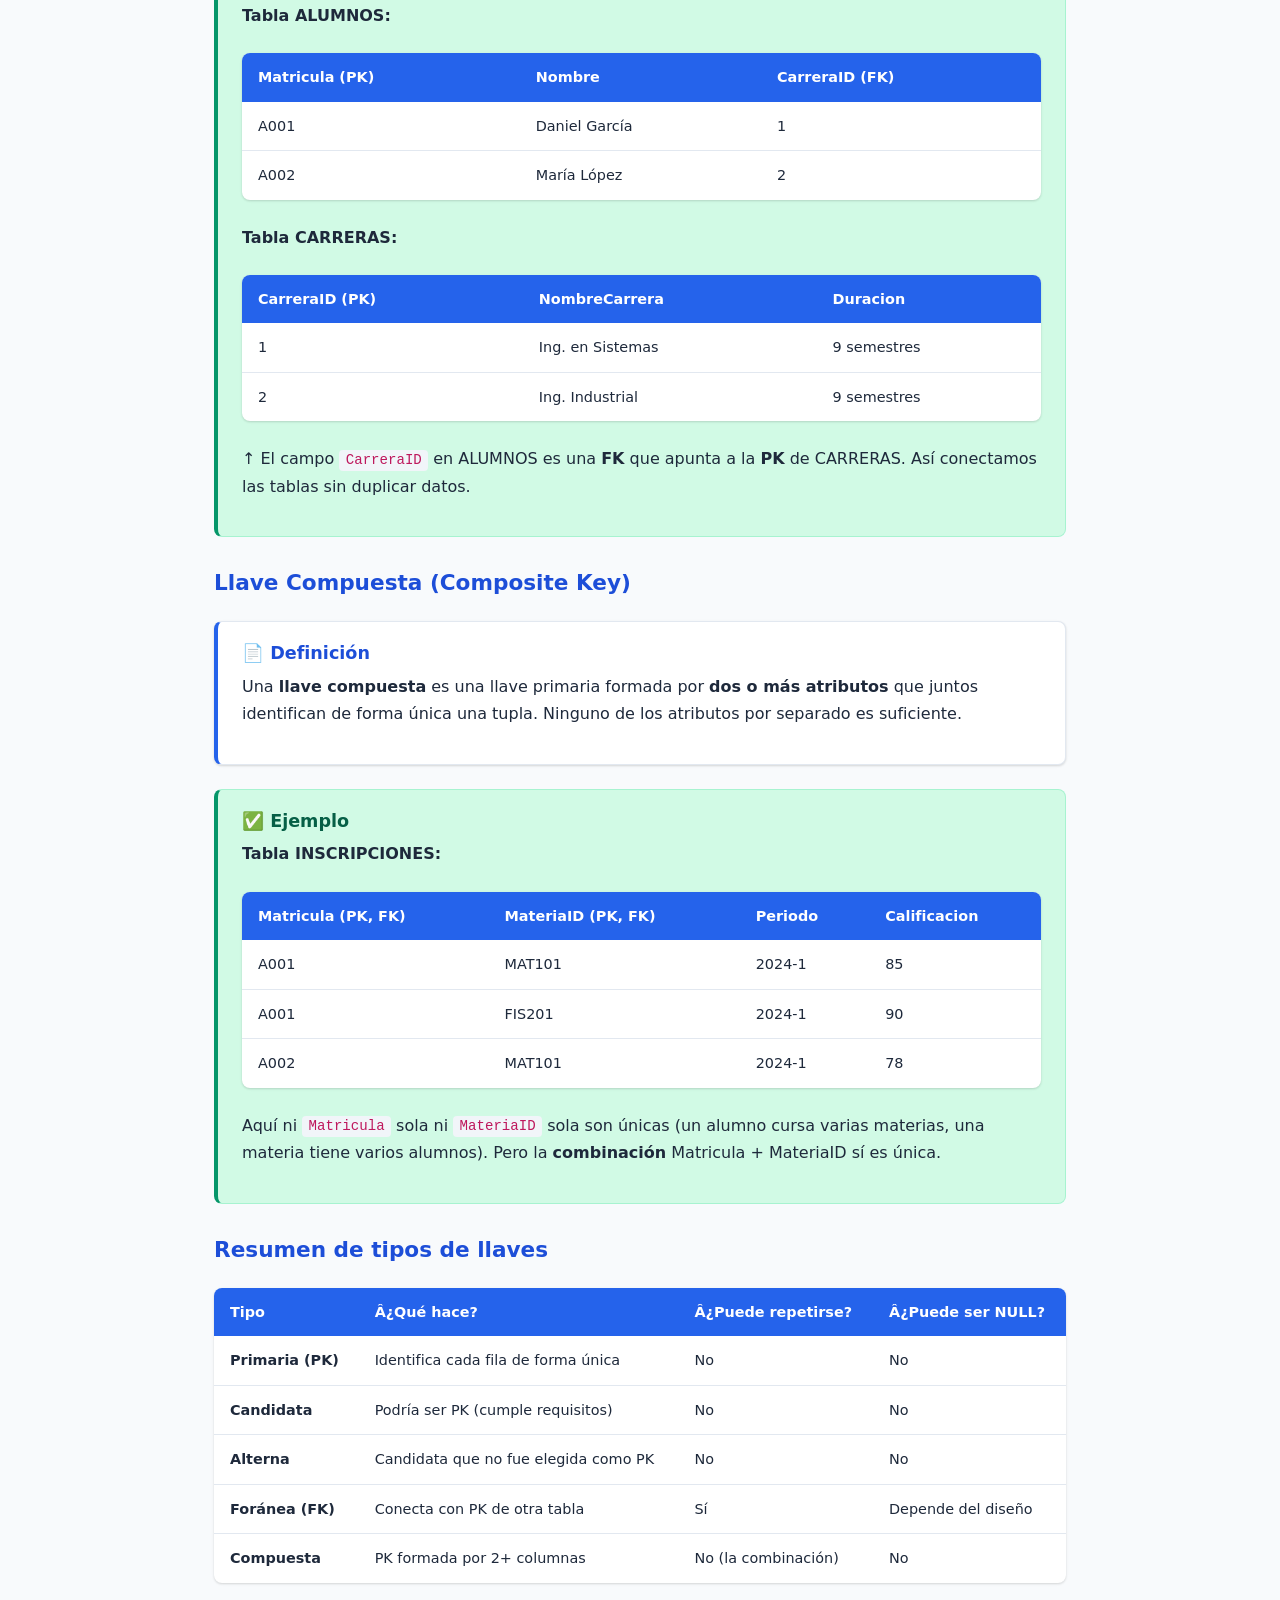
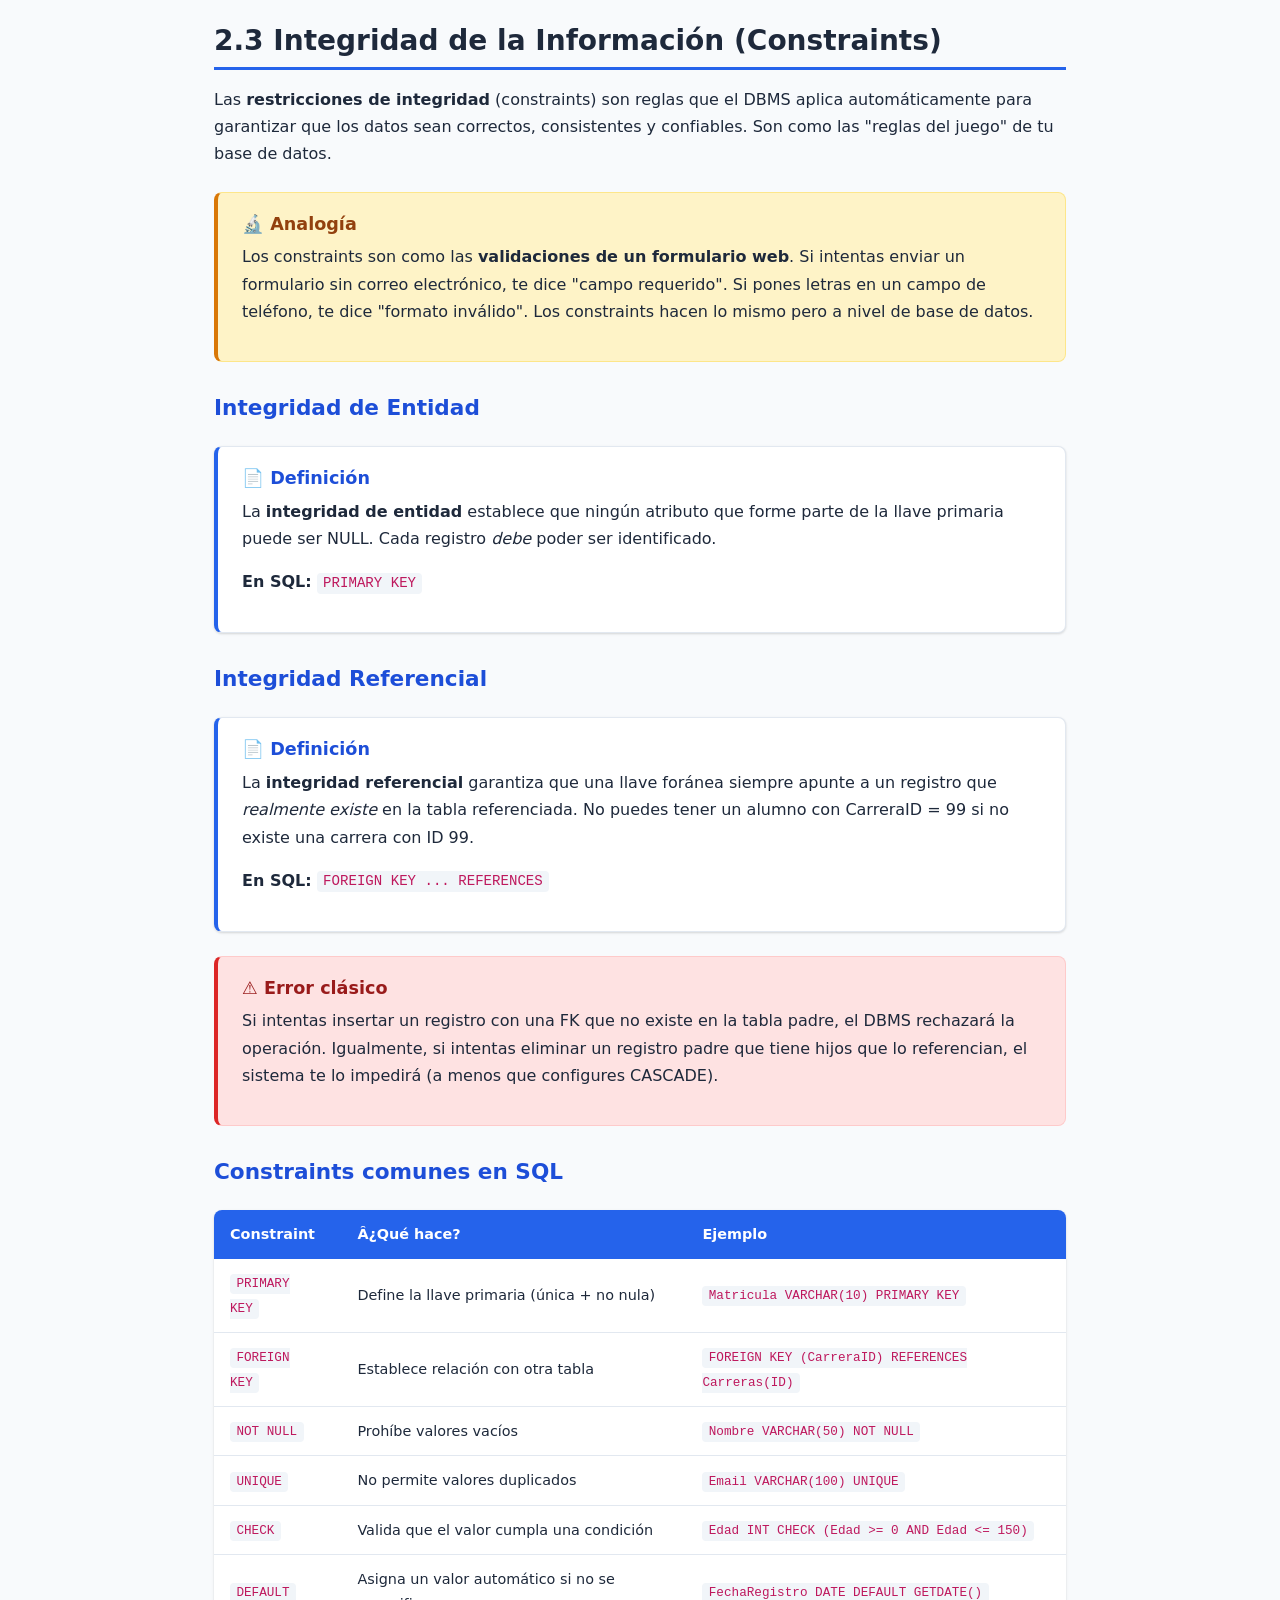
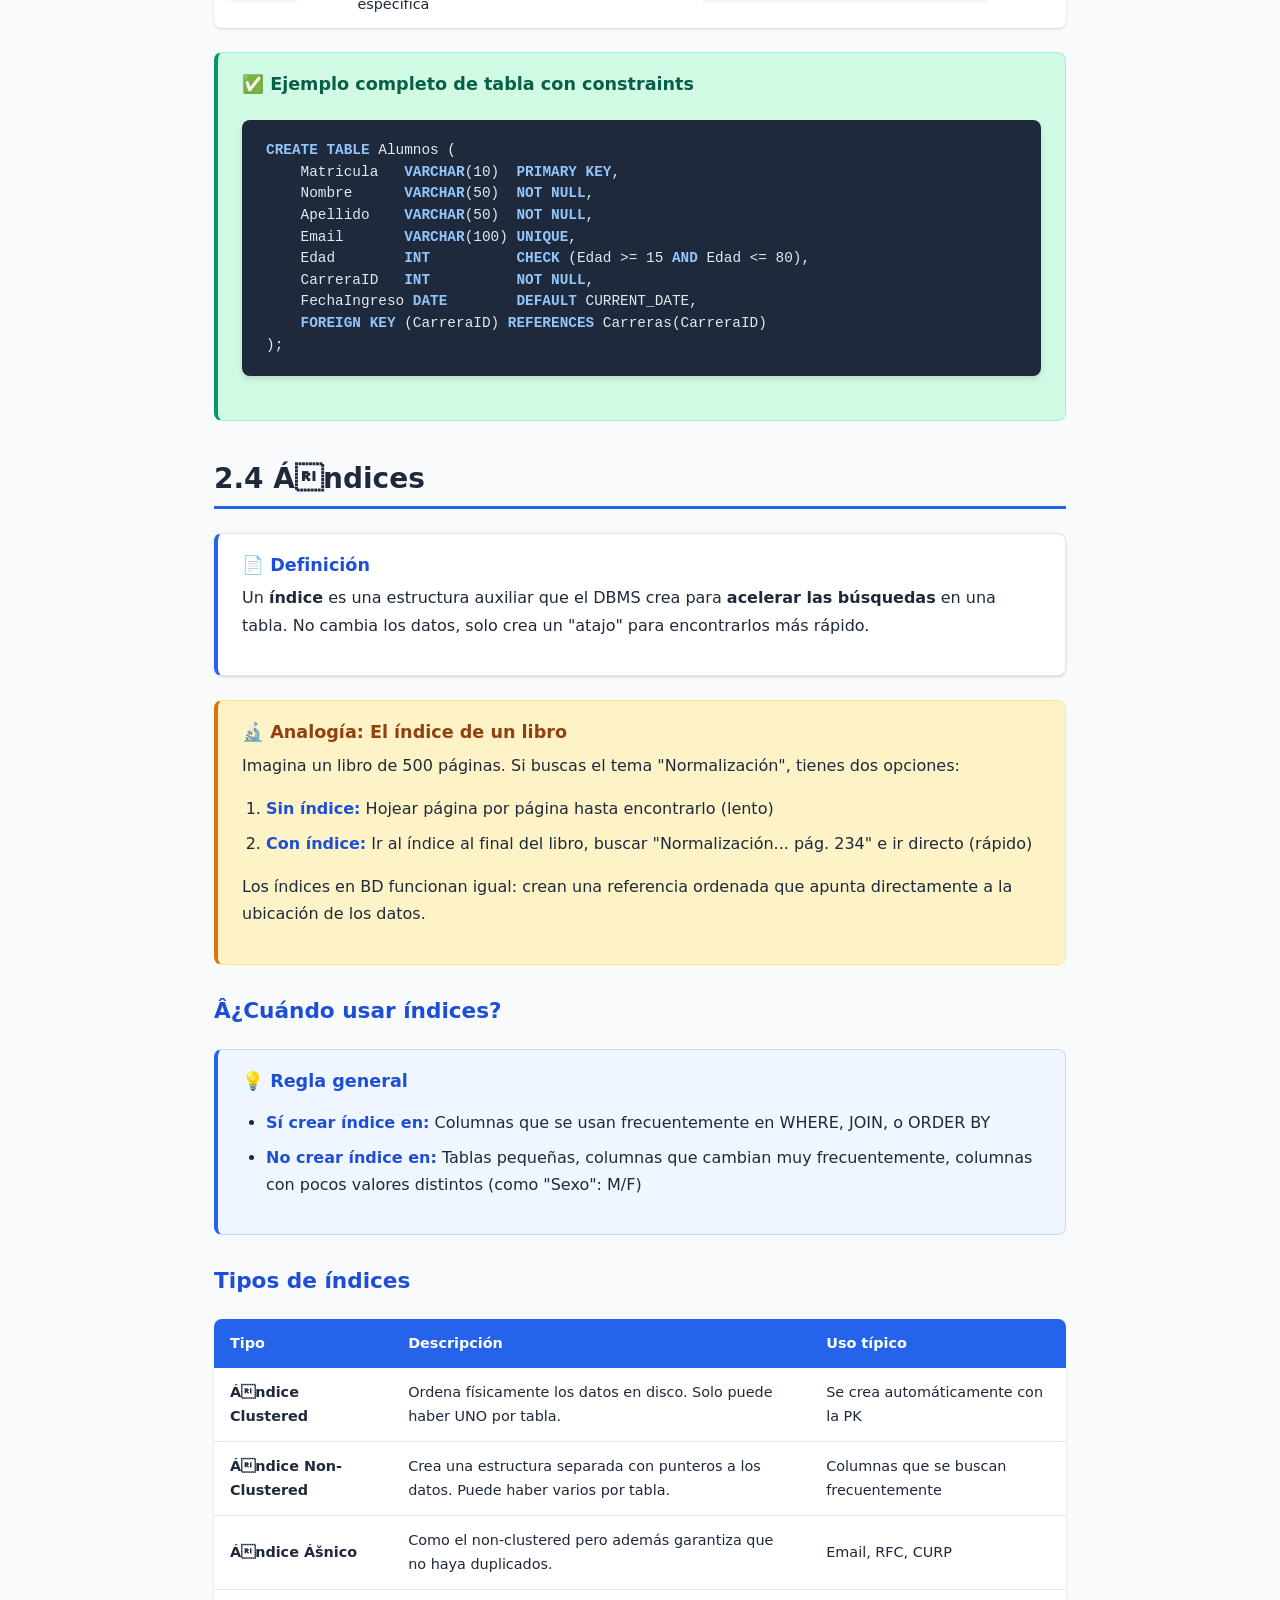
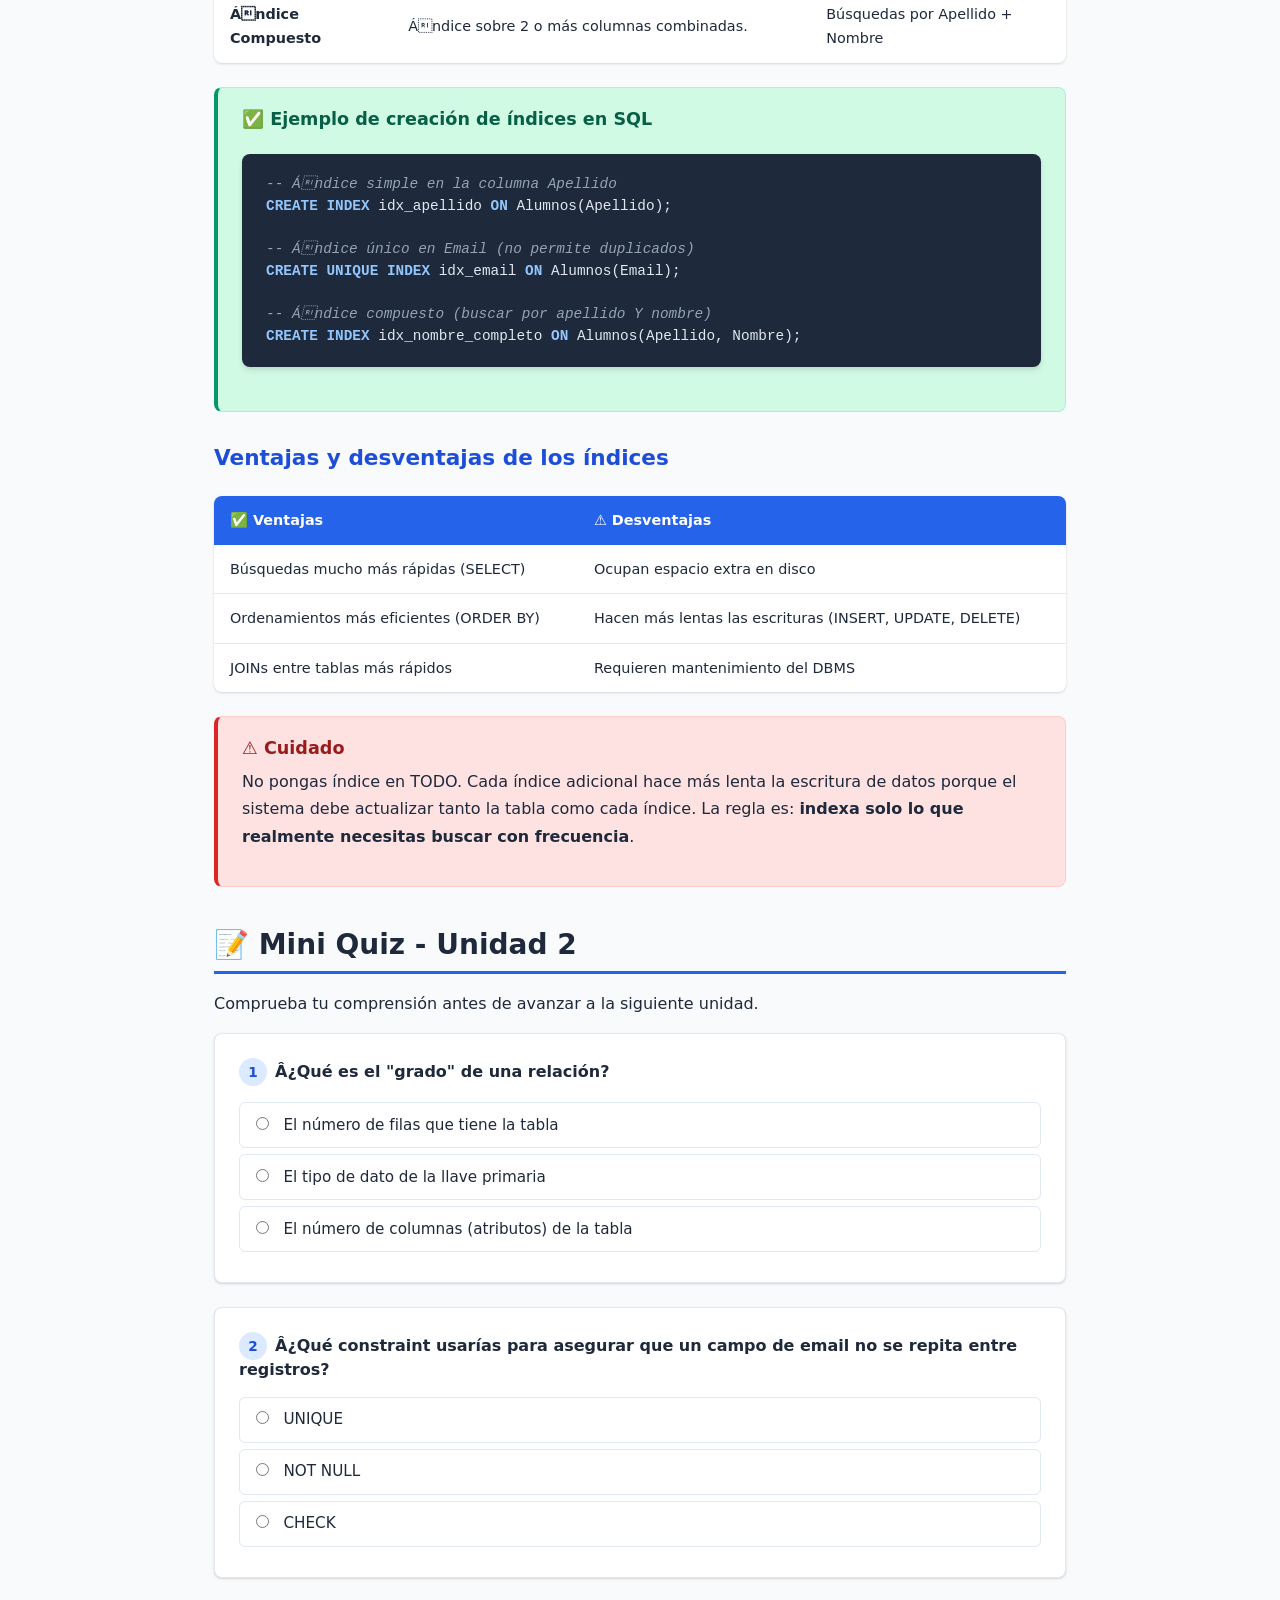
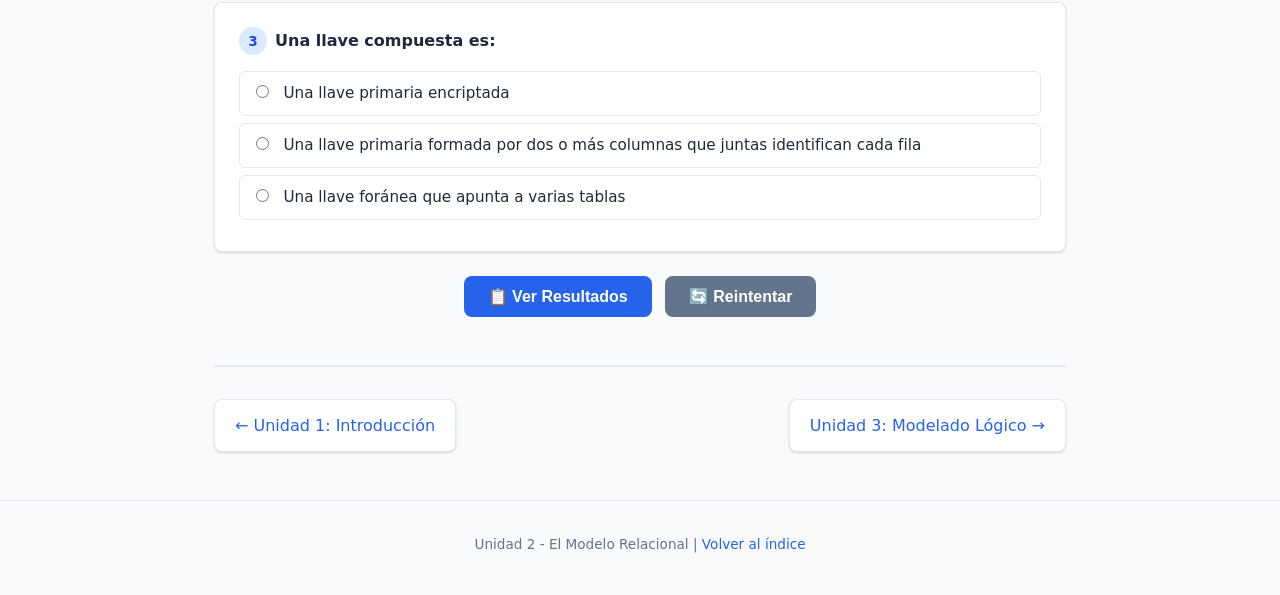
<file: unidad2.html>
<!DOCTYPE html>
<html lang="es">
<head>
    <meta charset="UTF-8">
    <meta name="viewport" content="width=device-width, initial-scale=1.0">
    <title>Unidad 2 - El Modelo Relacional | Curso de Bases de Datos</title>
    <link rel="stylesheet" href="styles.css">
</head>
<body>
    <header class="site-header">
        <nav class="nav-container">
            <a href="index.html" class="nav-brand">&#128218; Curso de Bases de Datos</a>
            <ul class="nav-links">
                <li><a href="index.html">Inicio</a></li>
                <li><a href="unidad1.html">U1</a></li>
                <li><a href="unidad2.html"><strong>U2</strong></a></li>
                <li><a href="unidad3.html">U3</a></li>
                <li><a href="unidad4.html">U4</a></li>
                <li><a href="unidad5.html">U5</a></li>
                <li><a href="unidad6.html">U6</a></li>
                <li><a href="evaluacion.html">Evaluaci&oacute;n</a></li>
            </ul>
        </nav>
    </header>

    <main class="main-content">
        <h1>Unidad 2: El Modelo Relacional</h1>

        <div class="toc">
            <h4>&#128203; Contenido de esta unidad</h4>
            <ol>
                <li><a href="#elementos">Elementos del modelo relacional</a></li>
                <li><a href="#llaves">Tipos de llaves</a></li>
                <li><a href="#integridad">Integridad de la información (Constraints)</a></li>
                <li><a href="#indices">Ándices</a></li>
            </ol>
        </div>

        <p>El modelo relacional es la forma en que la mayoría de las bases de datos modernas organizan la información. Fue propuesto por Edgar F. Codd en 1970 y se basa en un concepto matemático: las <strong>relaciones</strong> (que en la práctica son tablas).</p>

        <div class="analogy-box">
            <h4>&#128300; Analogía principal</h4>
            <p>Piensa en una <strong>hoja de cálculo de Excel</strong>. Cada hoja es una tabla, cada columna tiene un encabezado (atributo), cada fila es un dato completo (registro), y todo el archivo Excel con múltiples hojas es tu base de datos. El modelo relacional formaliza estas ideas con reglas estrictas.</p>
        </div>

        <!-- ============================================ -->
        <!-- SECCIÁ“N 2.1: ELEMENTOS DEL MODELO -->
        <!-- ============================================ -->
        <h2 id="elementos">2.1 Elementos del Modelo Relacional</h2>

        <p>El modelo relacional tiene su propia terminología formal (matemática) y su equivalente práctico. Aquí aprenderás ambos:</p>

        <!-- RELACIÁ“N / TABLA -->
        <h3>Relación / Tabla</h3>
        <div class="concept-box">
            <h4>&#128196; Definición</h4>
            <p>Una <strong>relación</strong> (término formal) o <strong>tabla</strong> (término práctico) es una estructura bidimensional compuesta por filas y columnas que almacena datos sobre una entidad específica. Cada tabla tiene un nombre único dentro de la base de datos.</p>
        </div>

        <div class="info-box">
            <h4>&#128161; Reglas de una relación</h4>
            <ul>
                <li>Cada tabla tiene un <strong>nombre único</strong></li>
                <li>Cada fila es <strong>única</strong> (no hay filas duplicadas exactas)</li>
                <li>El orden de las filas <strong>no importa</strong></li>
                <li>El orden de las columnas <strong>no importa</strong></li>
                <li>Cada celda contiene un <strong>solo valor</strong> (atómico)</li>
            </ul>
        </div>

        <!-- TUPLA / RENGLÁ“N -->
        <h3>Tupla / Renglón / Fila</h3>
        <div class="concept-box">
            <h4>&#128196; Definición</h4>
            <p>Una <strong>tupla</strong> (término formal) o <strong>renglón/fila</strong> (término práctico) es una instancia individual dentro de una relación. Representa un elemento completo de la entidad que la tabla describe.</p>
        </div>

        <!-- ATRIBUTO / COLUMNA -->
        <h3>Atributo / Columna</h3>
        <div class="concept-box">
            <h4>&#128196; Definición</h4>
            <p>Un <strong>atributo</strong> (término formal) o <strong>columna</strong> (término práctico) es una propiedad o característica que describe a la entidad. Cada atributo tiene un nombre y un tipo de dato asociado.</p>
        </div>

        <!-- DOMINIO -->
        <h3>Dominio</h3>
        <div class="concept-box">
            <h4>&#128196; Definición</h4>
            <p>El <strong>dominio</strong> es el conjunto de valores válidos que puede tomar un atributo. Define qué tipo de datos y qué rango de valores son aceptables para esa columna.</p>
        </div>

        <div class="example-box">
            <h4>&#9989; Ejemplos de dominios</h4>
            <ul>
                <li><strong>Dominio de "Edad":</strong> Números enteros entre 0 y 150</li>
                <li><strong>Dominio de "Sexo":</strong> {'M', 'F'} (solo dos valores posibles)</li>
                <li><strong>Dominio de "Email":</strong> Cadenas de texto con formato válido de correo</li>
                <li><strong>Dominio de "Calificación":</strong> Números decimales entre 0.0 y 10.0</li>
            </ul>
        </div>

        <div class="analogy-box">
            <h4>&#128300; Analogía</h4>
            <p>El dominio es como las <strong>opciones de respuesta en un formulario</strong>. Si un campo dice "Estado civil" y te da un desplegable con: Soltero, Casado, Divorciado, Viudo... esas opciones son el dominio. No puedes escribir "Pizza" en ese campo.</p>
        </div>

        <!-- CARDINALIDAD -->
        <h3>Cardinalidad</h3>
        <div class="concept-box">
            <h4>&#128196; Definición</h4>
            <p>La <strong>cardinalidad</strong> de una relación es el <strong>número de tuplas (filas)</strong> que contiene. Es un valor que cambia constantemente conforme se agregan o eliminan registros.</p>
        </div>

        <!-- GRADO -->
        <h3>Grado</h3>
        <div class="concept-box">
            <h4>&#128196; Definición</h4>
            <p>El <strong>grado</strong> de una relación es el <strong>número de atributos (columnas)</strong> que tiene. A diferencia de la cardinalidad, el grado suele ser fijo una vez diseñada la tabla.</p>
        </div>

        <!-- Ejemplo visual completo -->
        <div class="example-box">
            <h4>&#9989; Ejemplo completo: Tabla ALUMNOS</h4>
            <table>
                <thead>
                    <tr>
                        <th>Matricula</th>
                        <th>Nombre</th>
                        <th>Apellido</th>
                        <th>Carrera</th>
                        <th>Semestre</th>
                    </tr>
                </thead>
                <tbody>
                    <tr>
                        <td>A001</td>
                        <td>Daniel</td>
                        <td>García</td>
                        <td>Sistemas</td>
                        <td>4</td>
                    </tr>
                    <tr>
                        <td>A002</td>
                        <td>María</td>
                        <td>López</td>
                        <td>Industrial</td>
                        <td>6</td>
                    </tr>
                    <tr>
                        <td>A003</td>
                        <td>Juan</td>
                        <td>Martínez</td>
                        <td>Sistemas</td>
                        <td>4</td>
                    </tr>
                    <tr>
                        <td>A004</td>
                        <td>Sofía</td>
                        <td>Rodríguez</td>
                        <td>Civil</td>
                        <td>2</td>
                    </tr>
                </tbody>
            </table>
            <p>Analicemos esta tabla:</p>
            <ul>
                <li><strong>Relación/Tabla:</strong> ALUMNOS</li>
                <li><strong>Tuplas/Filas:</strong> 4 registros (Daniel, María, Juan, Sofía)</li>
                <li><strong>Atributos/Columnas:</strong> Matricula, Nombre, Apellido, Carrera, Semestre</li>
                <li><strong>Grado:</strong> 5 (tiene 5 columnas)</li>
                <li><strong>Cardinalidad:</strong> 4 (tiene 4 filas)</li>
                <li><strong>Dominio de Semestre:</strong> Enteros del 1 al 12</li>
                <li><strong>Dominio de Carrera:</strong> {Sistemas, Industrial, Civil, Mecánica, ...}</li>
            </ul>
        </div>

        <!-- Tabla resumen de terminología -->
        <h3>Resumen de terminología</h3>
        <table>
            <thead>
                <tr>
                    <th>Término formal</th>
                    <th>Término práctico</th>
                    <th>En Excel sería...</th>
                </tr>
            </thead>
            <tbody>
                <tr>
                    <td>Relación</td>
                    <td>Tabla</td>
                    <td>Una hoja del libro</td>
                </tr>
                <tr>
                    <td>Tupla</td>
                    <td>Fila / Renglón / Registro</td>
                    <td>Una fila con datos</td>
                </tr>
                <tr>
                    <td>Atributo</td>
                    <td>Columna / Campo</td>
                    <td>Encabezado de columna</td>
                </tr>
                <tr>
                    <td>Dominio</td>
                    <td>Valores permitidos</td>
                    <td>Validación de datos en celda</td>
                </tr>
                <tr>
                    <td>Cardinalidad</td>
                    <td>Número de filas</td>
                    <td>Cuántas filas con datos hay</td>
                </tr>
                <tr>
                    <td>Grado</td>
                    <td>Número de columnas</td>
                    <td>Cuántas columnas hay</td>
                </tr>
            </tbody>
        </table>

        <!-- ============================================ -->
        <!-- SECCIÁ“N 2.2: TIPOS DE LLAVES -->
        <!-- ============================================ -->
        <h2 id="llaves">2.2 Tipos de Llaves (Keys)</h2>

        <p>Las llaves son el mecanismo para <strong>identificar de forma única</strong> cada registro y para <strong>conectar</strong> tablas entre sí. Son el corazón del modelo relacional.</p>

        <div class="analogy-box">
            <h4>&#128300; Analogía</h4>
            <p>Las llaves son como el <strong>número de credencial de elector (INE)</strong>. No importa cuántos "Juan García" existan en México, cada uno tiene un número de INE único que lo identifica sin ambigÁ¼edad. Ese número es su "llave primaria" como ciudadano.</p>
        </div>

        <!-- Llave Primaria -->
        <h3>Llave Primaria (Primary Key - PK)</h3>
        <div class="concept-box">
            <h4>&#128196; Definición</h4>
            <p>La <strong>llave primaria</strong> es un atributo (o conjunto de atributos) que identifica de manera <strong>única e inequívoca</strong> cada tupla en una relación. Sus reglas son:</p>
            <ul>
                <li><strong>Unicidad:</strong> No puede haber dos filas con el mismo valor de PK</li>
                <li><strong>No nulidad:</strong> No puede ser NULL (vacía)</li>
                <li><strong>Inmutabilidad:</strong> Idealmente, no debería cambiar con el tiempo</li>
                <li><strong>Mínima:</strong> Debe usar la menor cantidad de atributos posible</li>
            </ul>
        </div>

        <div class="example-box">
            <h4>&#9989; Ejemplos de llaves primarias</h4>
            <ul>
                <li><code>Matricula</code> en tabla ALUMNOS</li>
                <li><code>RFC</code> en tabla EMPLEADOS</li>
                <li><code>ISBN</code> en tabla LIBROS</li>
                <li><code>NumeroFactura</code> en tabla FACTURAS</li>
                <li><code>ID</code> (autonumérico) - la opción más común en la práctica</li>
            </ul>
        </div>

        <!-- Llave Candidata -->
        <h3>Llave Candidata (Candidate Key)</h3>
        <div class="concept-box">
            <h4>&#128196; Definición</h4>
            <p>Una <strong>llave candidata</strong> es cualquier atributo (o conjunto de atributos) que <em>podría</em> ser llave primaria porque cumple con unicidad y no nulidad. De todas las candidatas, se elige una como PK.</p>
        </div>

        <div class="example-box">
            <h4>&#9989; Ejemplo</h4>
            <p>En una tabla EMPLEADOS:</p>
            <ul>
                <li><code>RFC</code> - Es único por persona &#10004; Candidata</li>
                <li><code>CURP</code> - Es único por persona &#10004; Candidata</li>
                <li><code>NumSeguroSocial</code> - Es único &#10004; Candidata</li>
                <li><code>Nombre</code> - Puede repetirse &#10008; NO es candidata</li>
            </ul>
            <p>Si eliges RFC como PK, entonces CURP y NSS quedan como "llaves alternas".</p>
        </div>

        <!-- Llave Alterna -->
        <h3>Llave Alterna (Alternate Key)</h3>
        <div class="concept-box">
            <h4>&#128196; Definición</h4>
            <p>Las <strong>llaves alternas</strong> son las llaves candidatas que <em>no</em> fueron elegidas como llave primaria. Siguen siendo únicas, pero no son la identificación principal.</p>
        </div>

        <!-- Llave Foránea -->
        <h3>Llave Foránea (Foreign Key - FK)</h3>
        <div class="concept-box">
            <h4>&#128196; Definición</h4>
            <p>La <strong>llave foránea</strong> es un atributo en una tabla que hace referencia a la llave primaria de <em>otra</em> tabla. Es el mecanismo que <strong>conecta tablas entre sí</strong> y establece relaciones.</p>
        </div>

        <div class="analogy-box">
            <h4>&#128300; Analogía</h4>
            <p>Es como cuando en un formulario de pedido escribes tu <strong>Número de Cliente</strong>. Ese número no se "inventó" en el pedido; hace referencia a tu registro en la tabla de CLIENTES. El pedido "apunta" a tu información sin repetirla.</p>
        </div>

        <div class="example-box">
            <h4>&#9989; Ejemplo visual de llave foránea</h4>
            <p><strong>Tabla ALUMNOS:</strong></p>
            <table>
                <thead>
                    <tr>
                        <th>Matricula (PK)</th>
                        <th>Nombre</th>
                        <th>CarreraID (FK)</th>
                    </tr>
                </thead>
                <tbody>
                    <tr>
                        <td>A001</td>
                        <td>Daniel García</td>
                        <td>1</td>
                    </tr>
                    <tr>
                        <td>A002</td>
                        <td>María López</td>
                        <td>2</td>
                    </tr>
                </tbody>
            </table>
            <p><strong>Tabla CARRERAS:</strong></p>
            <table>
                <thead>
                    <tr>
                        <th>CarreraID (PK)</th>
                        <th>NombreCarrera</th>
                        <th>Duracion</th>
                    </tr>
                </thead>
                <tbody>
                    <tr>
                        <td>1</td>
                        <td>Ing. en Sistemas</td>
                        <td>9 semestres</td>
                    </tr>
                    <tr>
                        <td>2</td>
                        <td>Ing. Industrial</td>
                        <td>9 semestres</td>
                    </tr>
                </tbody>
            </table>
            <p>&#8593; El campo <code>CarreraID</code> en ALUMNOS es una <strong>FK</strong> que apunta a la <strong>PK</strong> de CARRERAS. Así conectamos las tablas sin duplicar datos.</p>
        </div>

        <!-- Llave Compuesta -->
        <h3>Llave Compuesta (Composite Key)</h3>
        <div class="concept-box">
            <h4>&#128196; Definición</h4>
            <p>Una <strong>llave compuesta</strong> es una llave primaria formada por <strong>dos o más atributos</strong> que juntos identifican de forma única una tupla. Ninguno de los atributos por separado es suficiente.</p>
        </div>

        <div class="example-box">
            <h4>&#9989; Ejemplo</h4>
            <p><strong>Tabla INSCRIPCIONES:</strong></p>
            <table>
                <thead>
                    <tr>
                        <th>Matricula (PK, FK)</th>
                        <th>MateriaID (PK, FK)</th>
                        <th>Periodo</th>
                        <th>Calificacion</th>
                    </tr>
                </thead>
                <tbody>
                    <tr>
                        <td>A001</td>
                        <td>MAT101</td>
                        <td>2024-1</td>
                        <td>85</td>
                    </tr>
                    <tr>
                        <td>A001</td>
                        <td>FIS201</td>
                        <td>2024-1</td>
                        <td>90</td>
                    </tr>
                    <tr>
                        <td>A002</td>
                        <td>MAT101</td>
                        <td>2024-1</td>
                        <td>78</td>
                    </tr>
                </tbody>
            </table>
            <p>Aquí ni <code>Matricula</code> sola ni <code>MateriaID</code> sola son únicas (un alumno cursa varias materias, una materia tiene varios alumnos). Pero la <strong>combinación</strong> Matricula + MateriaID sí es única.</p>
        </div>

        <!-- Tabla resumen de llaves -->
        <h3>Resumen de tipos de llaves</h3>
        <table>
            <thead>
                <tr>
                    <th>Tipo</th>
                    <th>Â¿Qué hace?</th>
                    <th>Â¿Puede repetirse?</th>
                    <th>Â¿Puede ser NULL?</th>
                </tr>
            </thead>
            <tbody>
                <tr>
                    <td><strong>Primaria (PK)</strong></td>
                    <td>Identifica cada fila de forma única</td>
                    <td>No</td>
                    <td>No</td>
                </tr>
                <tr>
                    <td><strong>Candidata</strong></td>
                    <td>Podría ser PK (cumple requisitos)</td>
                    <td>No</td>
                    <td>No</td>
                </tr>
                <tr>
                    <td><strong>Alterna</strong></td>
                    <td>Candidata que no fue elegida como PK</td>
                    <td>No</td>
                    <td>No</td>
                </tr>
                <tr>
                    <td><strong>Foránea (FK)</strong></td>
                    <td>Conecta con PK de otra tabla</td>
                    <td>Sí</td>
                    <td>Depende del diseño</td>
                </tr>
                <tr>
                    <td><strong>Compuesta</strong></td>
                    <td>PK formada por 2+ columnas</td>
                    <td>No (la combinación)</td>
                    <td>No</td>
                </tr>
            </tbody>
        </table>

        <!-- ============================================ -->
        <!-- SECCIÁ“N 2.3: INTEGRIDAD (CONSTRAINTS) -->
        <!-- ============================================ -->
        <h2 id="integridad">2.3 Integridad de la Información (Constraints)</h2>

        <p>Las <strong>restricciones de integridad</strong> (constraints) son reglas que el DBMS aplica automáticamente para garantizar que los datos sean correctos, consistentes y confiables. Son como las "reglas del juego" de tu base de datos.</p>

        <div class="analogy-box">
            <h4>&#128300; Analogía</h4>
            <p>Los constraints son como las <strong>validaciones de un formulario web</strong>. Si intentas enviar un formulario sin correo electrónico, te dice "campo requerido". Si pones letras en un campo de teléfono, te dice "formato inválido". Los constraints hacen lo mismo pero a nivel de base de datos.</p>
        </div>

        <!-- Integridad de Entidad -->
        <h3>Integridad de Entidad</h3>
        <div class="concept-box">
            <h4>&#128196; Definición</h4>
            <p>La <strong>integridad de entidad</strong> establece que ningún atributo que forme parte de la llave primaria puede ser NULL. Cada registro <em>debe</em> poder ser identificado.</p>
            <p><strong>En SQL:</strong> <code>PRIMARY KEY</code></p>
        </div>

        <!-- Integridad Referencial -->
        <h3>Integridad Referencial</h3>
        <div class="concept-box">
            <h4>&#128196; Definición</h4>
            <p>La <strong>integridad referencial</strong> garantiza que una llave foránea siempre apunte a un registro que <em>realmente existe</em> en la tabla referenciada. No puedes tener un alumno con CarreraID = 99 si no existe una carrera con ID 99.</p>
            <p><strong>En SQL:</strong> <code>FOREIGN KEY ... REFERENCES</code></p>
        </div>

        <div class="warning-box">
            <h4>&#9888;&#65039; Error clásico</h4>
            <p>Si intentas insertar un registro con una FK que no existe en la tabla padre, el DBMS rechazará la operación. Igualmente, si intentas eliminar un registro padre que tiene hijos que lo referencian, el sistema te lo impedirá (a menos que configures CASCADE).</p>
        </div>

        <!-- Tipos de constraints -->
        <h3>Constraints comunes en SQL</h3>
        <table>
            <thead>
                <tr>
                    <th>Constraint</th>
                    <th>Â¿Qué hace?</th>
                    <th>Ejemplo</th>
                </tr>
            </thead>
            <tbody>
                <tr>
                    <td><code>PRIMARY KEY</code></td>
                    <td>Define la llave primaria (única + no nula)</td>
                    <td><code>Matricula VARCHAR(10) PRIMARY KEY</code></td>
                </tr>
                <tr>
                    <td><code>FOREIGN KEY</code></td>
                    <td>Establece relación con otra tabla</td>
                    <td><code>FOREIGN KEY (CarreraID) REFERENCES Carreras(ID)</code></td>
                </tr>
                <tr>
                    <td><code>NOT NULL</code></td>
                    <td>Prohíbe valores vacíos</td>
                    <td><code>Nombre VARCHAR(50) NOT NULL</code></td>
                </tr>
                <tr>
                    <td><code>UNIQUE</code></td>
                    <td>No permite valores duplicados</td>
                    <td><code>Email VARCHAR(100) UNIQUE</code></td>
                </tr>
                <tr>
                    <td><code>CHECK</code></td>
                    <td>Valida que el valor cumpla una condición</td>
                    <td><code>Edad INT CHECK (Edad >= 0 AND Edad <= 150)</code></td>
                </tr>
                <tr>
                    <td><code>DEFAULT</code></td>
                    <td>Asigna un valor automático si no se especifica</td>
                    <td><code>FechaRegistro DATE DEFAULT GETDATE()</code></td>
                </tr>
            </tbody>
        </table>

        <div class="example-box">
            <h4>&#9989; Ejemplo completo de tabla con constraints</h4>
<pre><code><span class="keyword">CREATE TABLE</span> Alumnos (
    Matricula   <span class="keyword">VARCHAR</span>(10)  <span class="keyword">PRIMARY KEY</span>,
    Nombre      <span class="keyword">VARCHAR</span>(50)  <span class="keyword">NOT NULL</span>,
    Apellido    <span class="keyword">VARCHAR</span>(50)  <span class="keyword">NOT NULL</span>,
    Email       <span class="keyword">VARCHAR</span>(100) <span class="keyword">UNIQUE</span>,
    Edad        <span class="keyword">INT</span>          <span class="keyword">CHECK</span> (Edad >= 15 <span class="keyword">AND</span> Edad <= 80),
    CarreraID   <span class="keyword">INT</span>          <span class="keyword">NOT NULL</span>,
    FechaIngreso <span class="keyword">DATE</span>        <span class="keyword">DEFAULT</span> CURRENT_DATE,
    <span class="keyword">FOREIGN KEY</span> (CarreraID) <span class="keyword">REFERENCES</span> Carreras(CarreraID)
);</code></pre>
        </div>

        <!-- ============================================ -->
        <!-- SECCIÁ“N 2.4: ÁNDICES -->
        <!-- ============================================ -->
        <h2 id="indices">2.4 Ándices</h2>

        <div class="concept-box">
            <h4>&#128196; Definición</h4>
            <p>Un <strong>índice</strong> es una estructura auxiliar que el DBMS crea para <strong>acelerar las búsquedas</strong> en una tabla. No cambia los datos, solo crea un "atajo" para encontrarlos más rápido.</p>
        </div>

        <div class="analogy-box">
            <h4>&#128300; Analogía: El índice de un libro</h4>
            <p>Imagina un libro de 500 páginas. Si buscas el tema "Normalización", tienes dos opciones:</p>
            <ol>
                <li><strong>Sin índice:</strong> Hojear página por página hasta encontrarlo (lento)</li>
                <li><strong>Con índice:</strong> Ir al índice al final del libro, buscar "Normalización... pág. 234" e ir directo (rápido)</li>
            </ol>
            <p>Los índices en BD funcionan igual: crean una referencia ordenada que apunta directamente a la ubicación de los datos.</p>
        </div>

        <h3>Â¿Cuándo usar índices?</h3>
        <div class="info-box">
            <h4>&#128161; Regla general</h4>
            <ul>
                <li><strong>Sí crear índice en:</strong> Columnas que se usan frecuentemente en WHERE, JOIN, o ORDER BY</li>
                <li><strong>No crear índice en:</strong> Tablas pequeñas, columnas que cambian muy frecuentemente, columnas con pocos valores distintos (como "Sexo": M/F)</li>
            </ul>
        </div>

        <h3>Tipos de índices</h3>
        <table>
            <thead>
                <tr>
                    <th>Tipo</th>
                    <th>Descripción</th>
                    <th>Uso típico</th>
                </tr>
            </thead>
            <tbody>
                <tr>
                    <td><strong>Ándice Clustered</strong></td>
                    <td>Ordena físicamente los datos en disco. Solo puede haber UNO por tabla.</td>
                    <td>Se crea automáticamente con la PK</td>
                </tr>
                <tr>
                    <td><strong>Ándice Non-Clustered</strong></td>
                    <td>Crea una estructura separada con punteros a los datos. Puede haber varios por tabla.</td>
                    <td>Columnas que se buscan frecuentemente</td>
                </tr>
                <tr>
                    <td><strong>Ándice Ášnico</strong></td>
                    <td>Como el non-clustered pero además garantiza que no haya duplicados.</td>
                    <td>Email, RFC, CURP</td>
                </tr>
                <tr>
                    <td><strong>Ándice Compuesto</strong></td>
                    <td>Ándice sobre 2 o más columnas combinadas.</td>
                    <td>Búsquedas por Apellido + Nombre</td>
                </tr>
            </tbody>
        </table>

        <div class="example-box">
            <h4>&#9989; Ejemplo de creación de índices en SQL</h4>
<pre><code><span class="comment">-- Ándice simple en la columna Apellido</span>
<span class="keyword">CREATE INDEX</span> idx_apellido <span class="keyword">ON</span> Alumnos(Apellido);

<span class="comment">-- Ándice único en Email (no permite duplicados)</span>
<span class="keyword">CREATE UNIQUE INDEX</span> idx_email <span class="keyword">ON</span> Alumnos(Email);

<span class="comment">-- Ándice compuesto (buscar por apellido Y nombre)</span>
<span class="keyword">CREATE INDEX</span> idx_nombre_completo <span class="keyword">ON</span> Alumnos(Apellido, Nombre);</code></pre>
        </div>

        <h3>Ventajas y desventajas de los índices</h3>
        <table>
            <thead>
                <tr>
                    <th>&#9989; Ventajas</th>
                    <th>&#9888;&#65039; Desventajas</th>
                </tr>
            </thead>
            <tbody>
                <tr>
                    <td>Búsquedas mucho más rápidas (SELECT)</td>
                    <td>Ocupan espacio extra en disco</td>
                </tr>
                <tr>
                    <td>Ordenamientos más eficientes (ORDER BY)</td>
                    <td>Hacen más lentas las escrituras (INSERT, UPDATE, DELETE)</td>
                </tr>
                <tr>
                    <td>JOINs entre tablas más rápidos</td>
                    <td>Requieren mantenimiento del DBMS</td>
                </tr>
            </tbody>
        </table>

        <div class="warning-box">
            <h4>&#9888;&#65039; Cuidado</h4>
            <p>No pongas índice en TODO. Cada índice adicional hace más lenta la escritura de datos porque el sistema debe actualizar tanto la tabla como cada índice. La regla es: <strong>indexa solo lo que realmente necesitas buscar con frecuencia</strong>.</p>
        </div>

        <!-- ============================================ -->
        <!-- MINI QUIZ UNIDAD 2 -->
        <!-- ============================================ -->
        <h2>&#128221; Mini Quiz - Unidad 2</h2>
        <p>Comprueba tu comprensión antes de avanzar a la siguiente unidad.</p>

        <div id="quiz2" class="quiz-mini">
            <div class="question" data-correct="c">
                <h4><span class="q-number">1</span>Â¿Qué es el "grado" de una relación?</h4>
                <label><input type="radio" name="u2q1" value="a"> El número de filas que tiene la tabla</label>
                <label><input type="radio" name="u2q1" value="b"> El tipo de dato de la llave primaria</label>
                <label><input type="radio" name="u2q1" value="c"> El número de columnas (atributos) de la tabla</label>
                <div class="feedback"></div>
            </div>

            <div class="question" data-correct="a">
                <h4><span class="q-number">2</span>Â¿Qué constraint usarías para asegurar que un campo de email no se repita entre registros?</h4>
                <label><input type="radio" name="u2q2" value="a"> UNIQUE</label>
                <label><input type="radio" name="u2q2" value="b"> NOT NULL</label>
                <label><input type="radio" name="u2q2" value="c"> CHECK</label>
                <div class="feedback"></div>
            </div>

            <div class="question" data-correct="b">
                <h4><span class="q-number">3</span>Una llave compuesta es:</h4>
                <label><input type="radio" name="u2q3" value="a"> Una llave primaria encriptada</label>
                <label><input type="radio" name="u2q3" value="b"> Una llave primaria formada por dos o más columnas que juntas identifican cada fila</label>
                <label><input type="radio" name="u2q3" value="c"> Una llave foránea que apunta a varias tablas</label>
                <div class="feedback"></div>
            </div>

            <div style="text-align: center; margin: 1.5rem 0;">
                <button onclick="checkMiniQuiz('quiz2')" style="padding: 0.7rem 1.5rem; background: #2563eb; color: white; border: none; border-radius: 8px; font-size: 1rem; font-weight: 600; cursor: pointer;">&#128203; Ver Resultados</button>
                <button onclick="resetMiniQuiz('quiz2')" style="padding: 0.7rem 1.5rem; background: #64748b; color: white; border: none; border-radius: 8px; font-size: 1rem; font-weight: 600; cursor: pointer; margin-left: 0.5rem;">&#128260; Reintentar</button>
            </div>
            <div class="mini-quiz-result" id="quiz2-result" style="display:none; text-align:center; padding:1rem; background:#dbeafe; border-radius:8px; font-weight:600; margin-bottom:1rem;"></div>
        </div>

        <!-- Navegación entre páginas -->
        <div class="page-nav">
            <a href="unidad1.html">&larr; Unidad 1: Introducción</a>
            <a href="unidad3.html">Unidad 3: Modelado Lógico &rarr;</a>
        </div>
    </main>

    <footer class="site-footer">
        <p>Unidad 2 - El Modelo Relacional | <a href="index.html">Volver al índice</a></p>
    </footer>

    <script>
    function checkMiniQuiz(quizId) {
        const container = document.getElementById(quizId);
        const questions = container.querySelectorAll('.question');
        let correct = 0;
        const total = questions.length;

        questions.forEach((q, i) => {
            const correctAnswer = q.dataset.correct;
            const name = q.querySelector('input[type="radio"]').name;
            const selected = document.querySelector(`input[name="${name}"]:checked`);
            const feedback = q.querySelector('.feedback');

            q.style.borderLeft = '';
            feedback.style.display = 'none';

            if (selected && selected.value === correctAnswer) {
                correct++;
                q.style.borderLeft = '4px solid #059669';
                feedback.textContent = 'âœ“ Â¡Correcto!';
                feedback.style.display = 'block';
                feedback.style.color = '#065f46';
                feedback.style.background = '#d1fae5';
                feedback.style.padding = '0.5rem 1rem';
                feedback.style.borderRadius = '6px';
                feedback.style.marginTop = '0.5rem';
            } else {
                q.style.borderLeft = '4px solid #dc2626';
                feedback.textContent = 'âœ— Incorrecto. Revisa el tema arriba.';
                feedback.style.display = 'block';
                feedback.style.color = '#991b1b';
                feedback.style.background = '#fee2e2';
                feedback.style.padding = '0.5rem 1rem';
                feedback.style.borderRadius = '6px';
                feedback.style.marginTop = '0.5rem';
            }
        });

        const resultEl = document.getElementById(quizId + '-result');
        resultEl.style.display = 'block';
        resultEl.textContent = `Resultado: ${correct} de ${total} correctas`;
        if (correct === total) {
            resultEl.style.background = '#d1fae5';
            resultEl.textContent += ' ðŸŽ‰ Â¡Perfecto!';
        } else if (correct >= total / 2) {
            resultEl.style.background = '#dbeafe';
            resultEl.textContent += ' ðŸ‘ Â¡Buen intento!';
        } else {
            resultEl.style.background = '#fef3c7';
            resultEl.textContent += ' ðŸ“– Repasa el material e intenta de nuevo.';
        }
    }

    function resetMiniQuiz(quizId) {
        const container = document.getElementById(quizId);
        container.querySelectorAll('input[type="radio"]').forEach(r => r.checked = false);
        container.querySelectorAll('.question').forEach(q => {
            q.style.borderLeft = '';
            q.querySelector('.feedback').style.display = 'none';
        });
        document.getElementById(quizId + '-result').style.display = 'none';
    }
    </script>
</body>
</html>
</file>
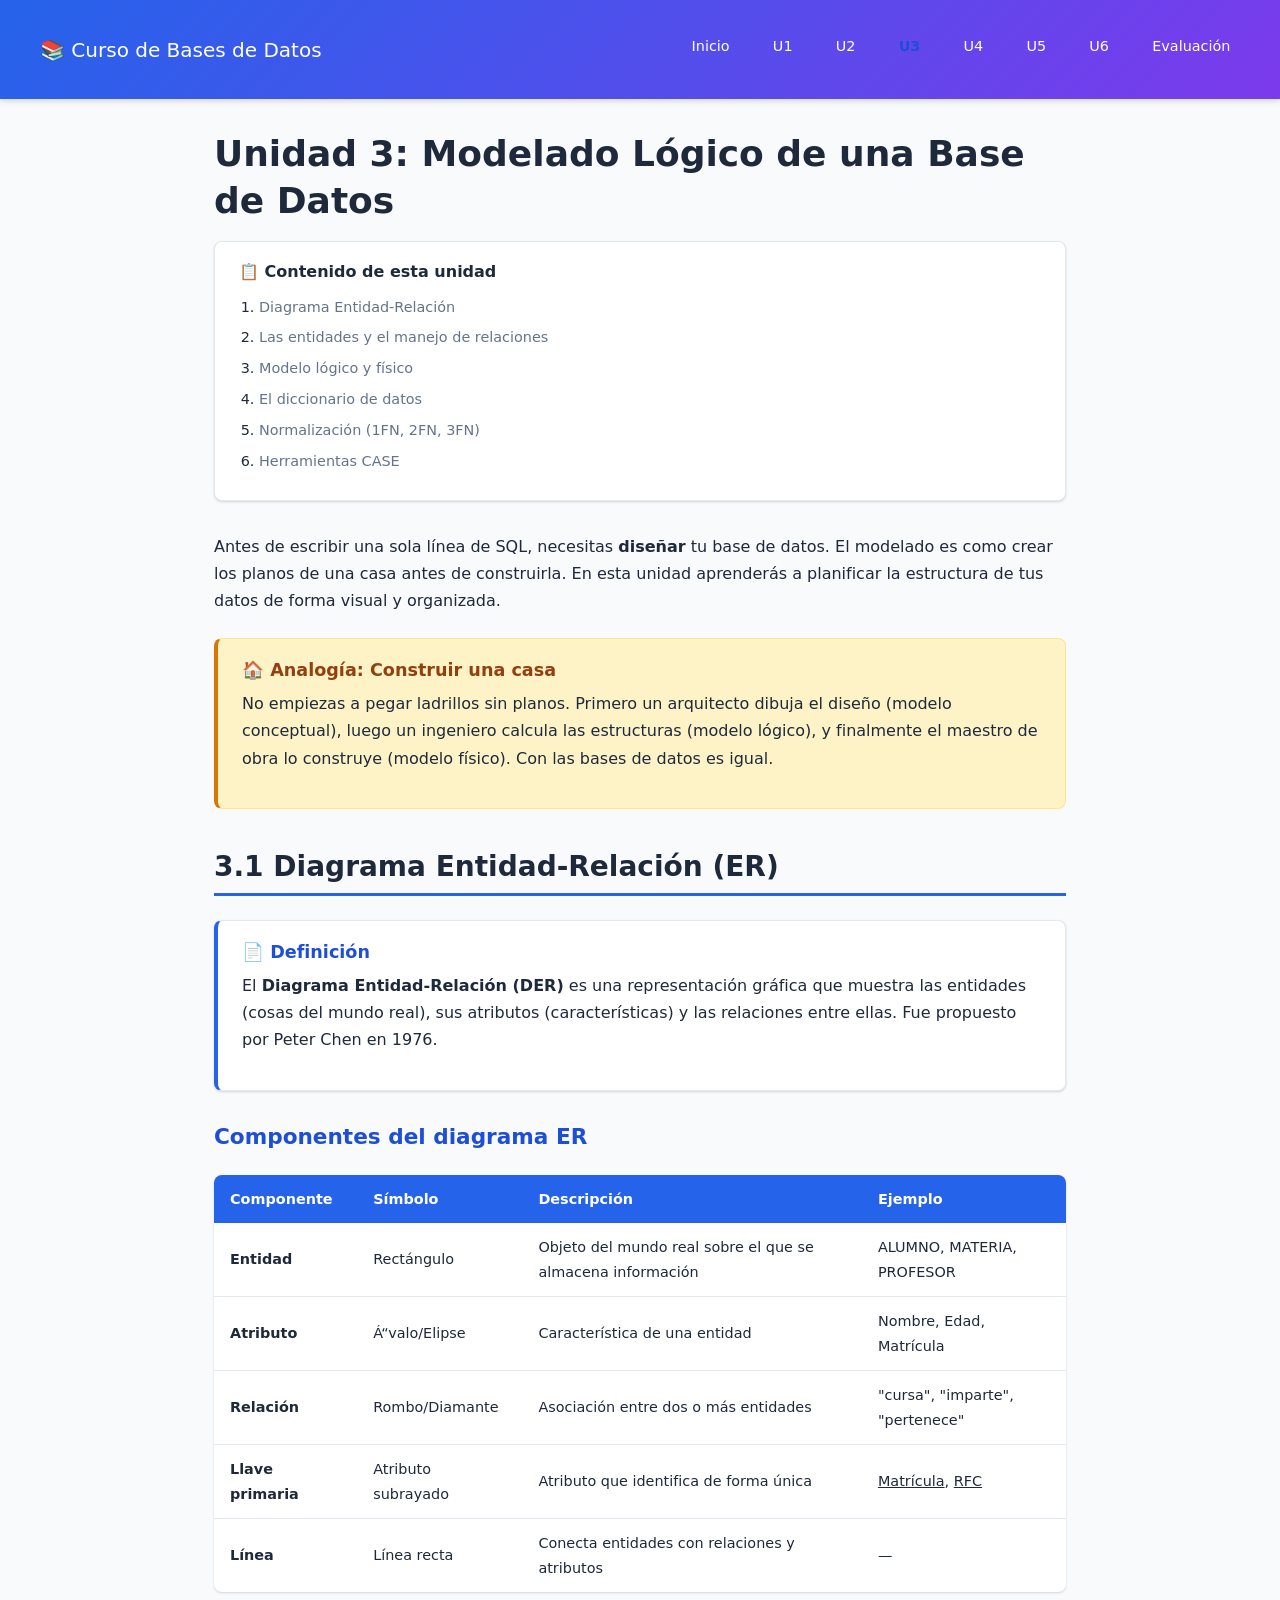
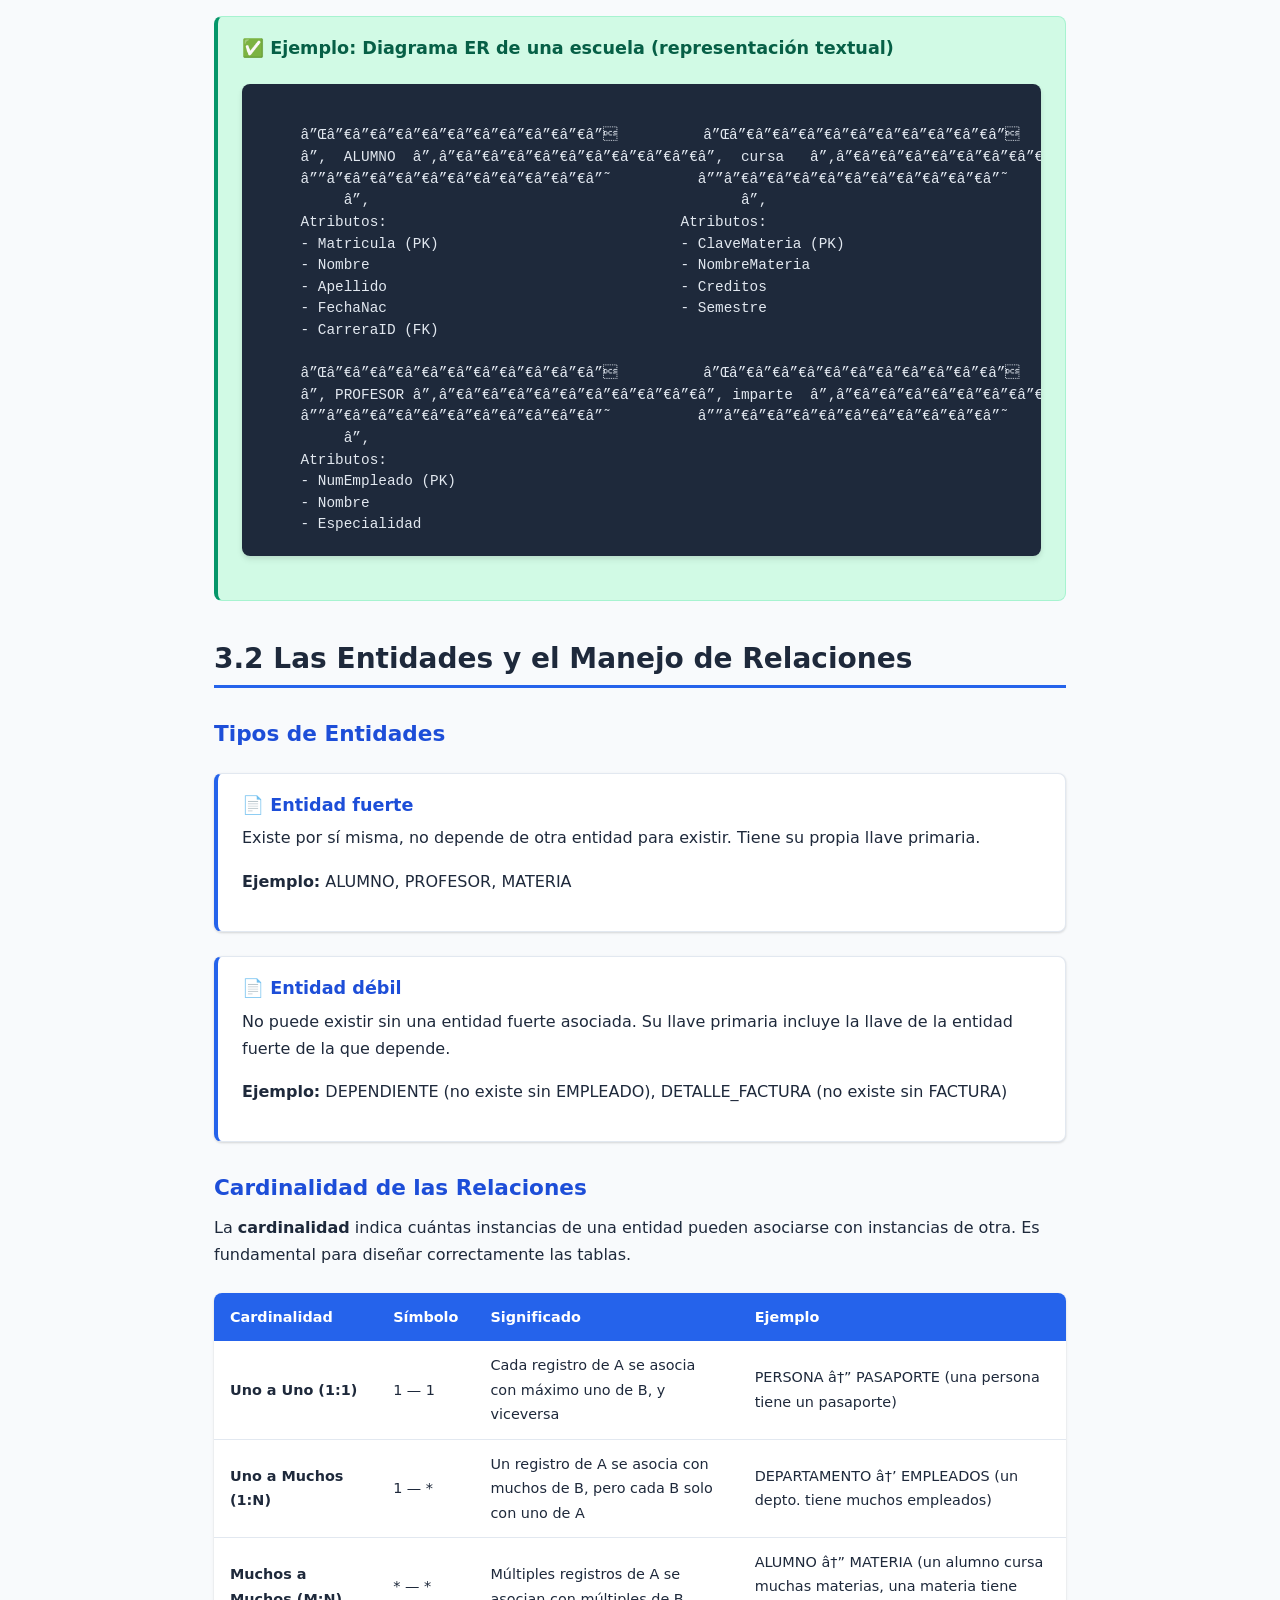
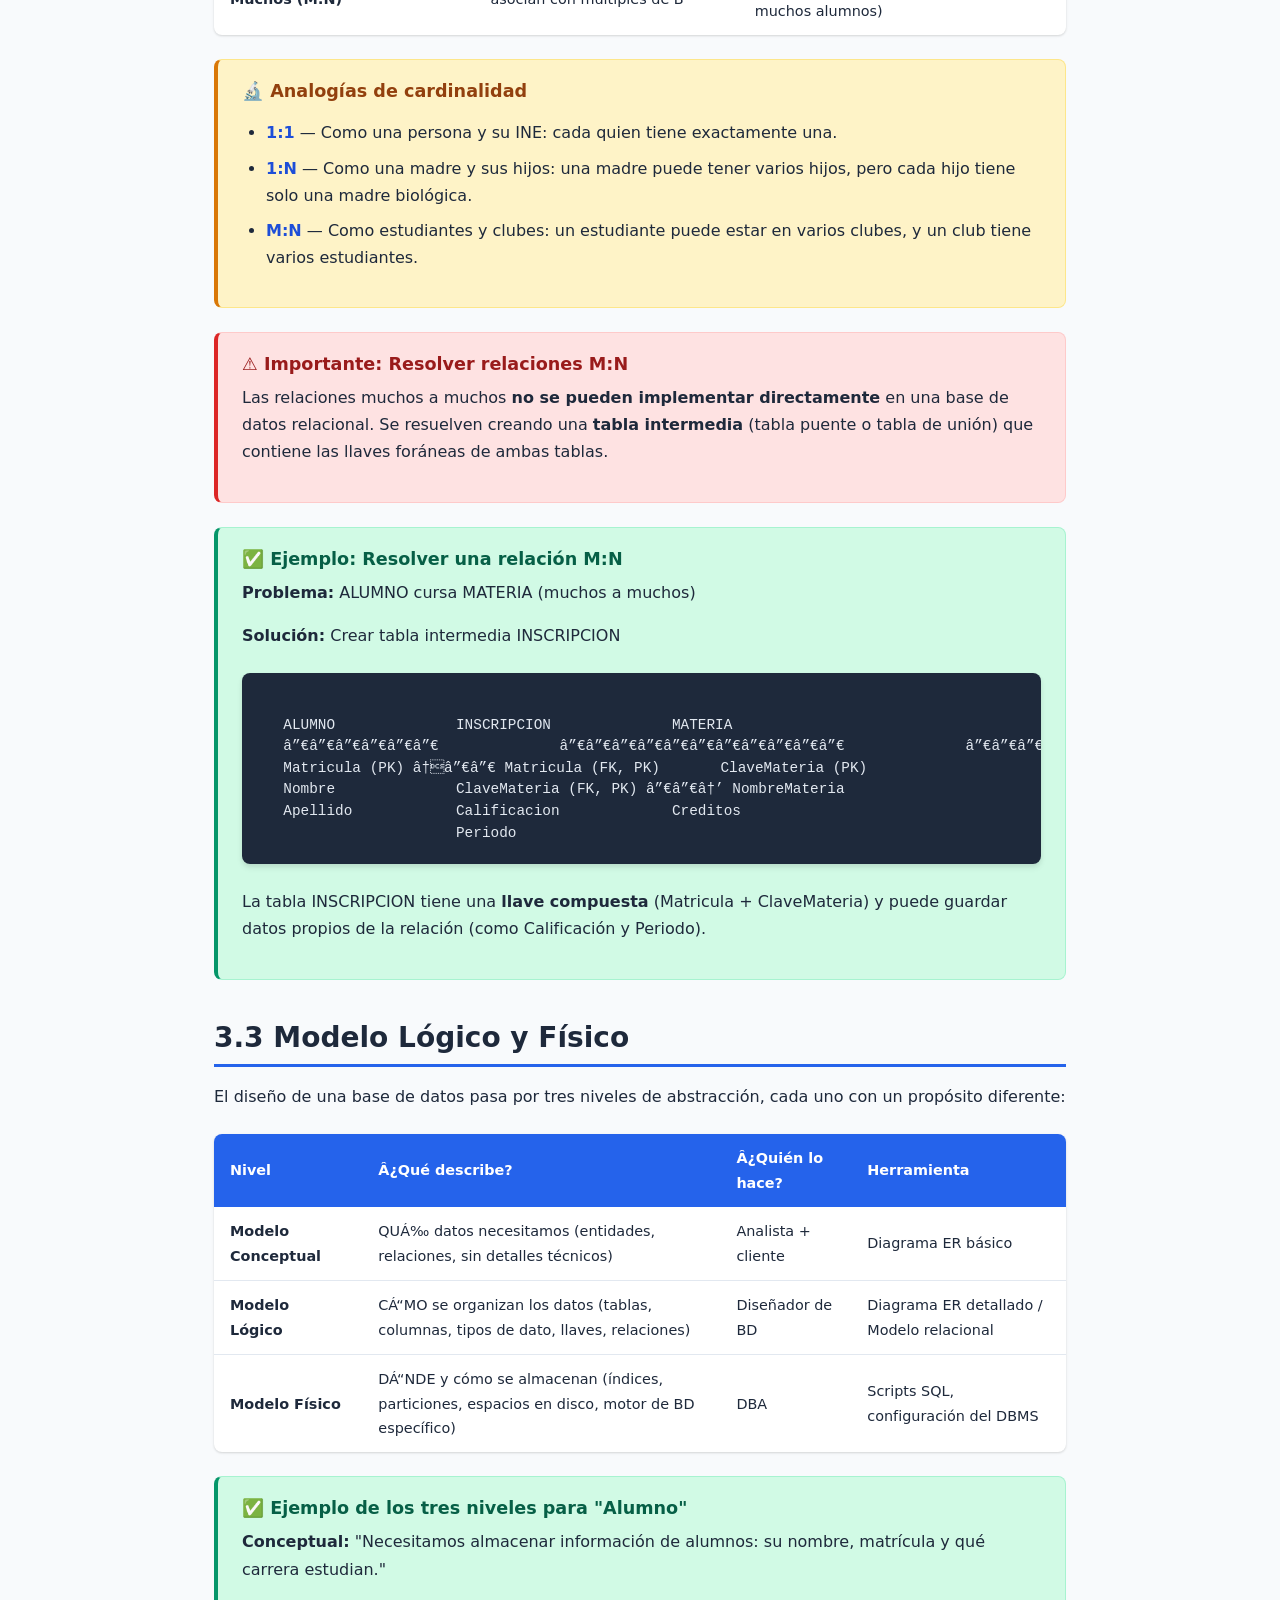
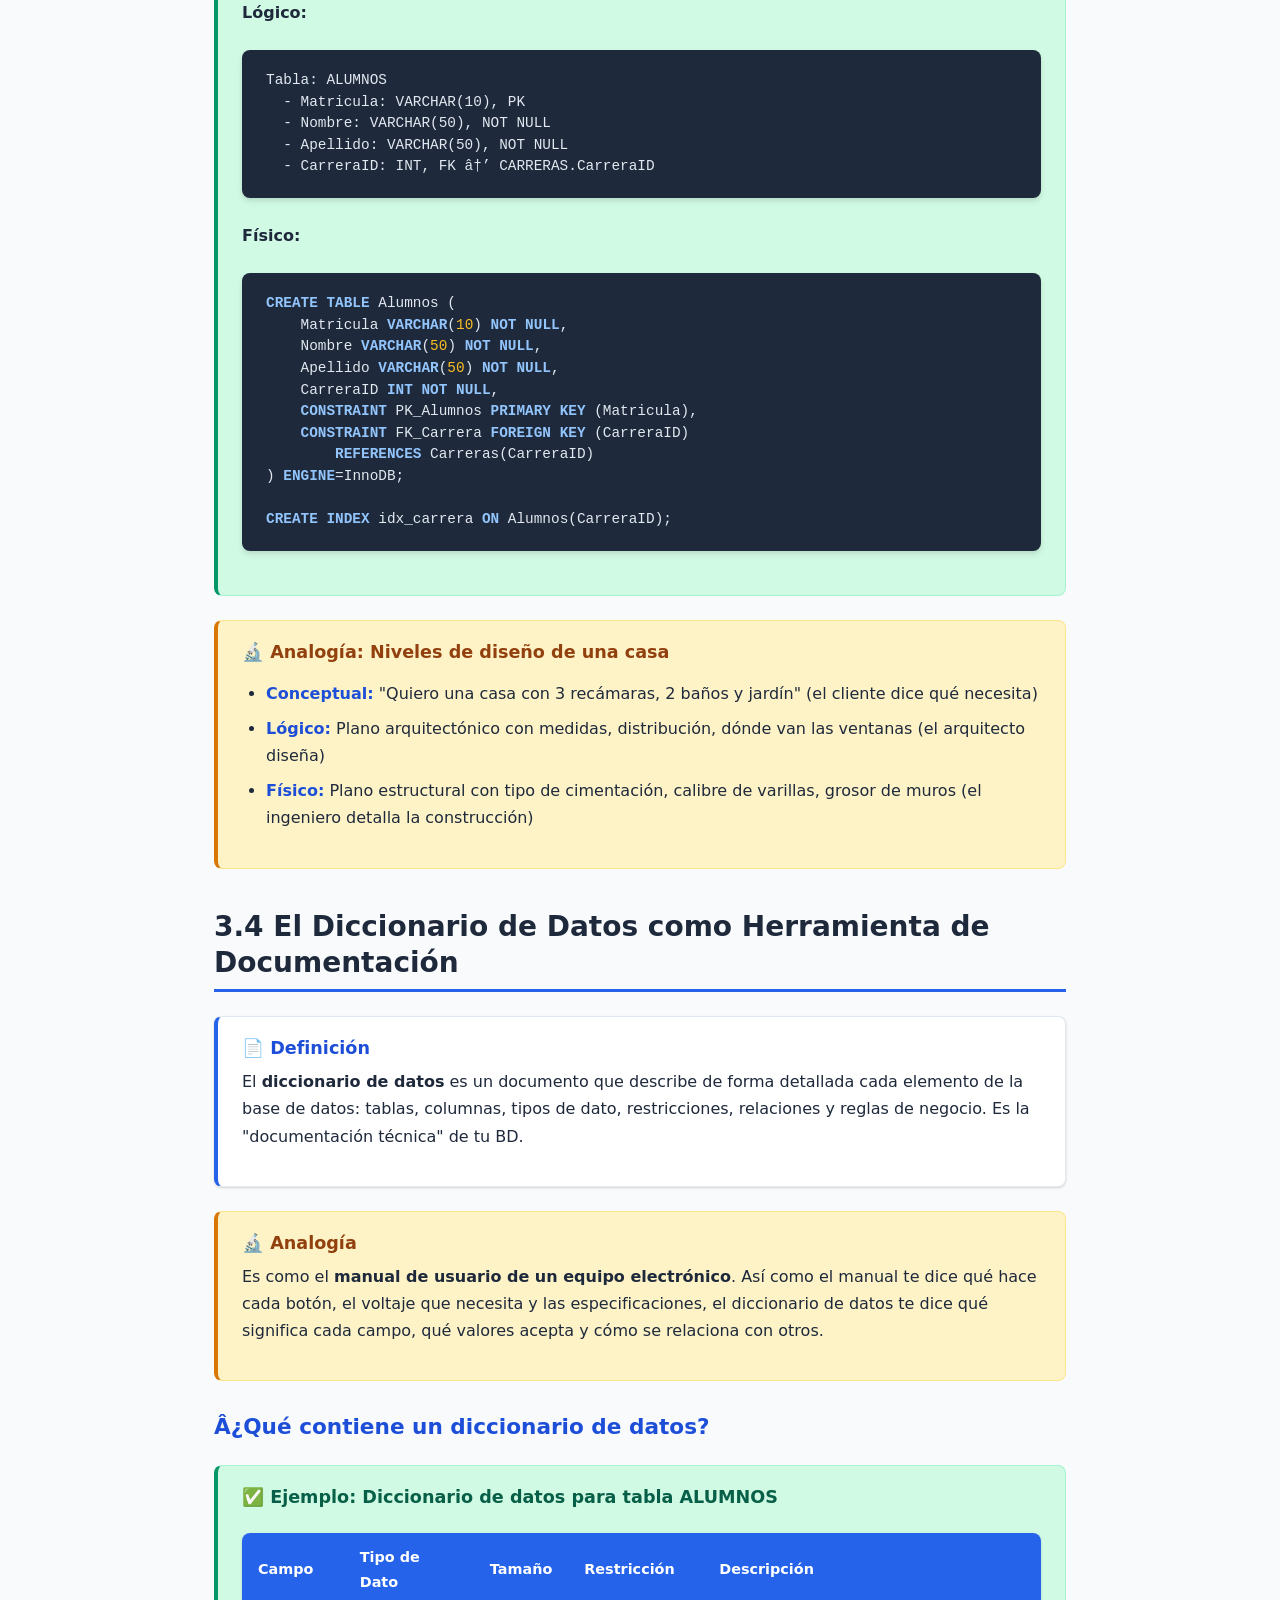
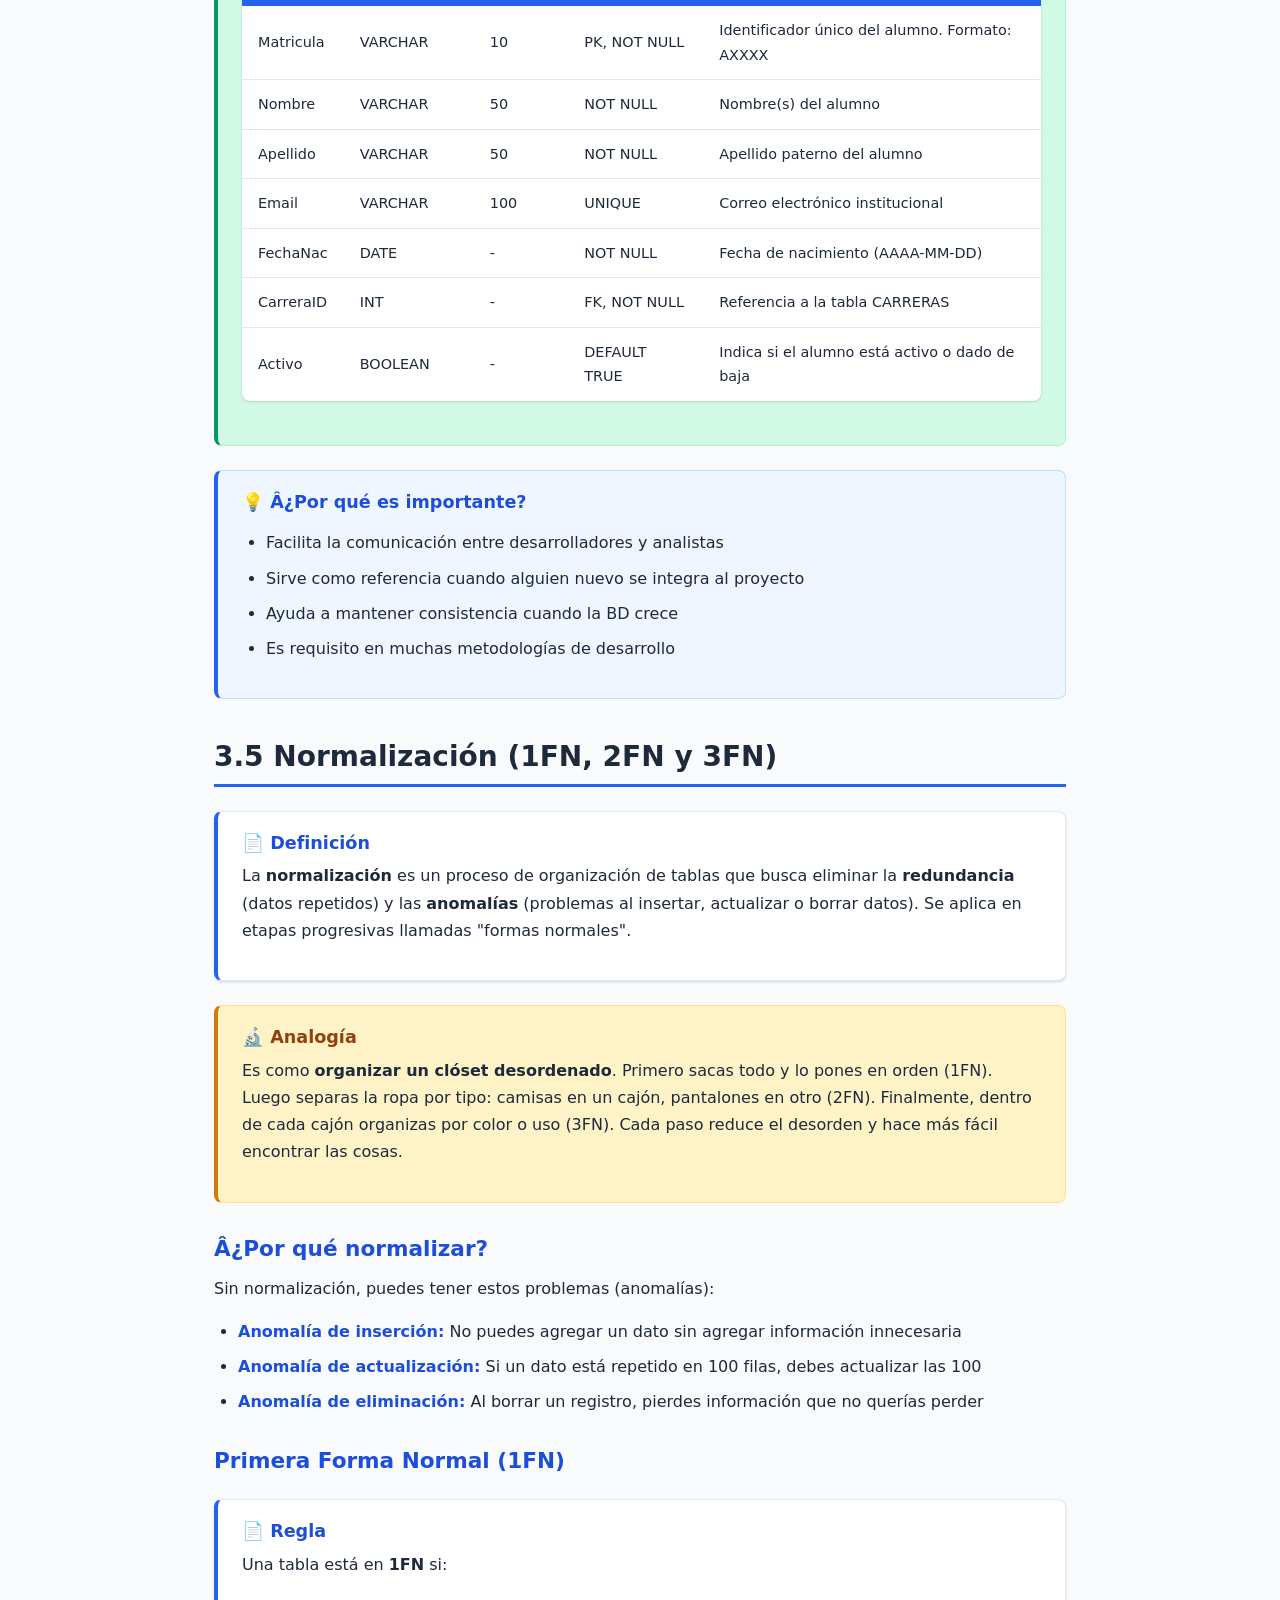
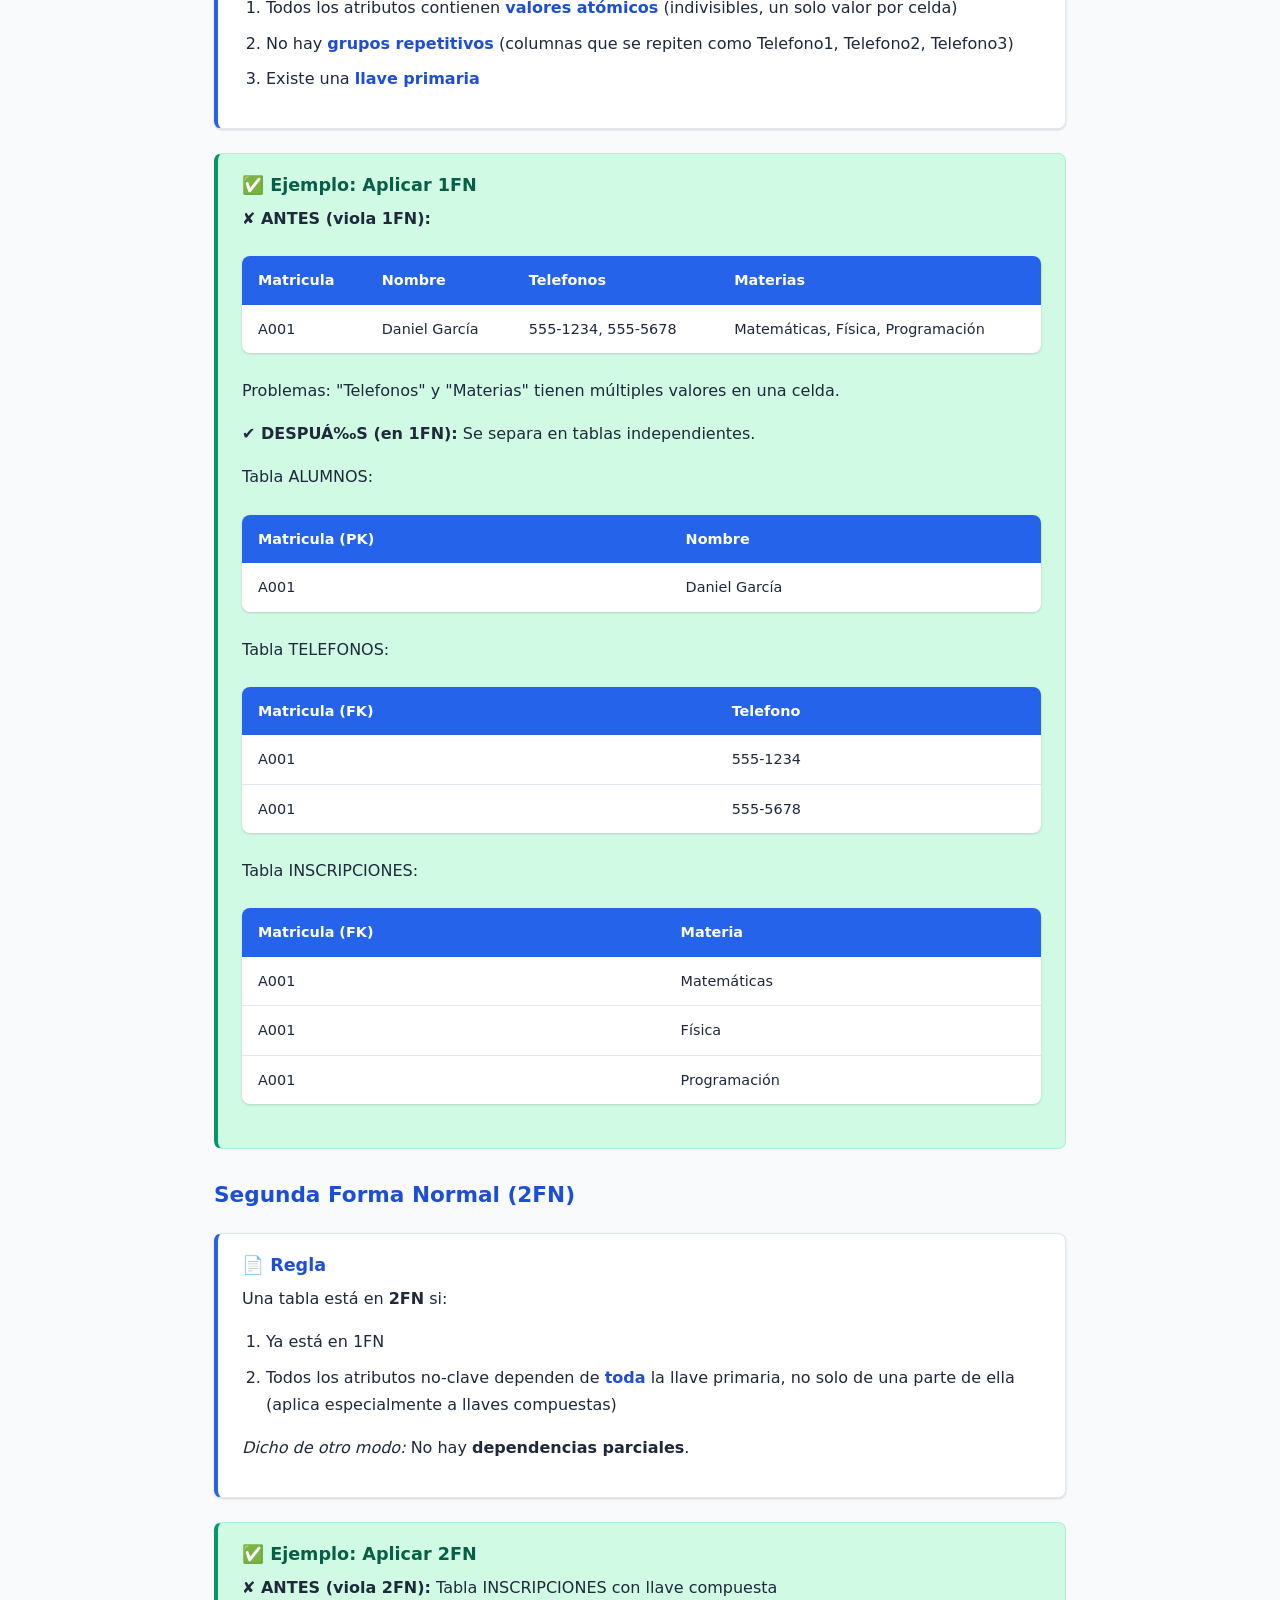
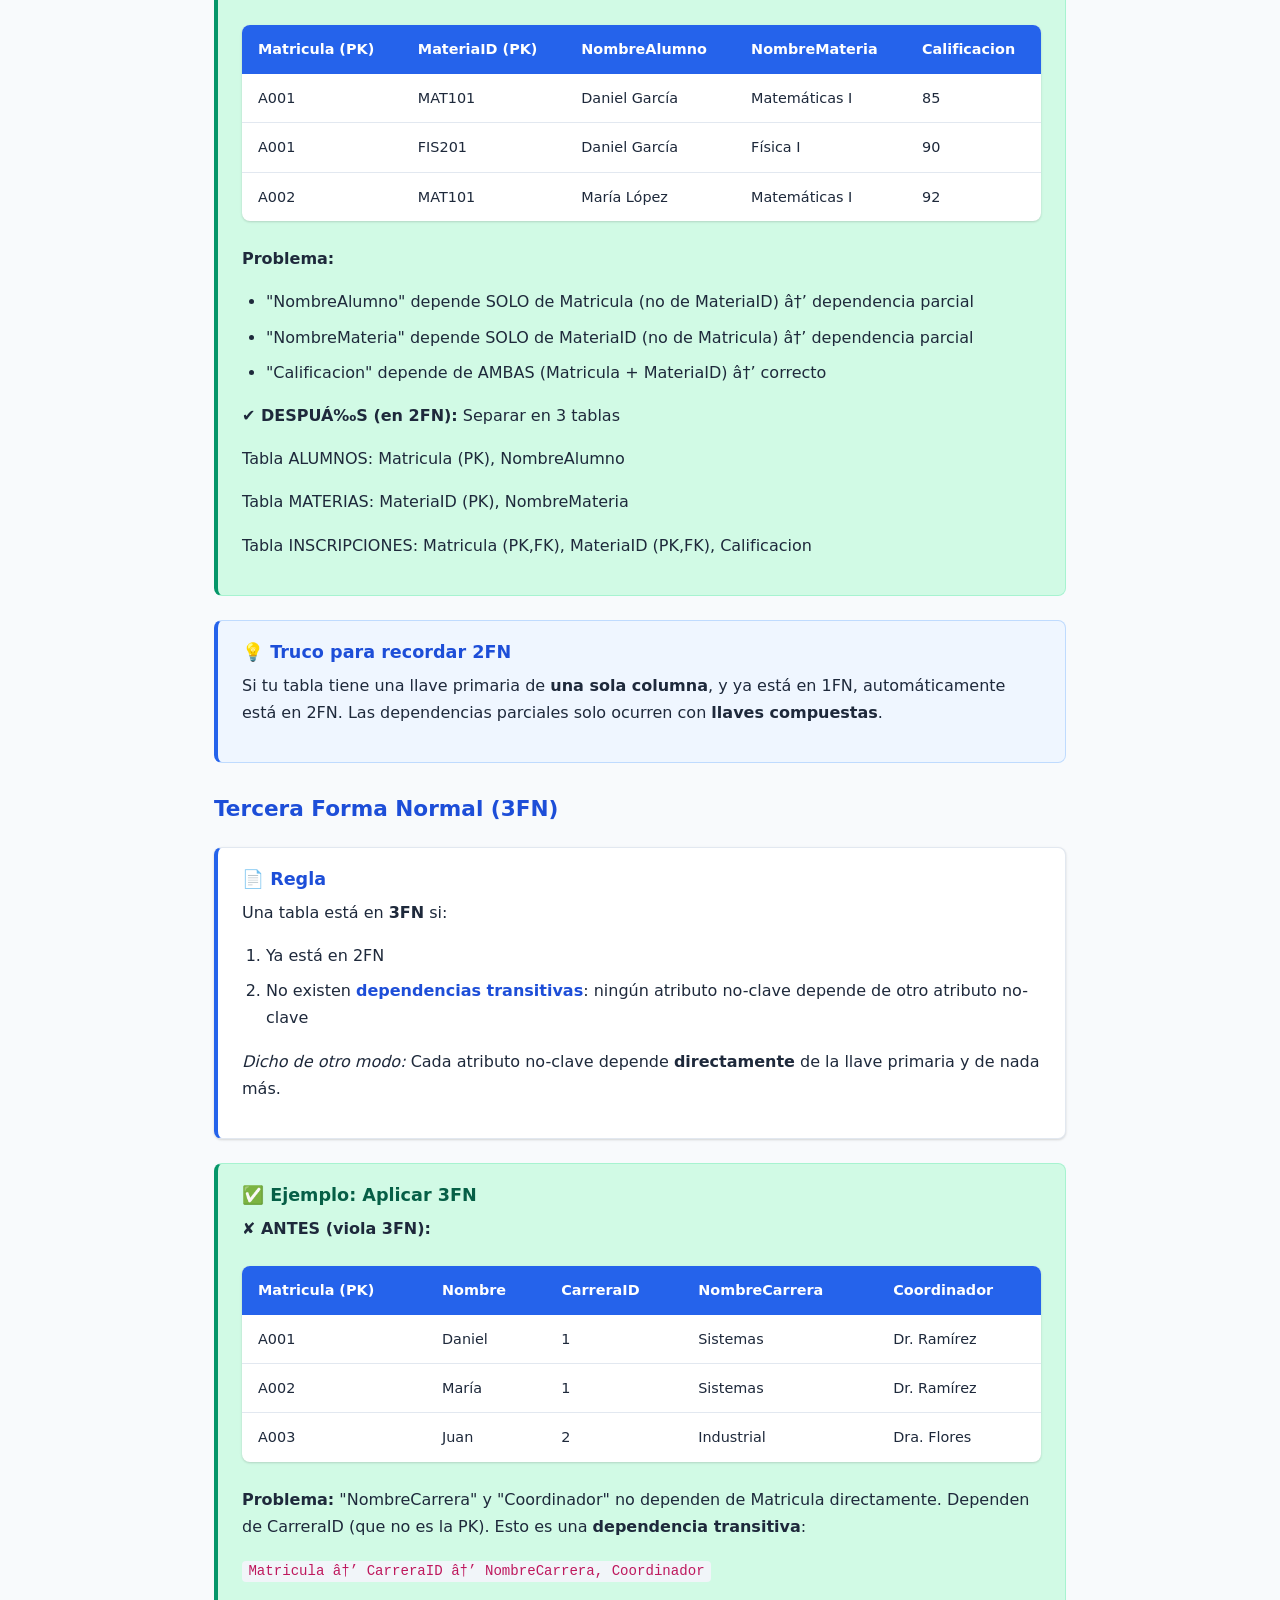
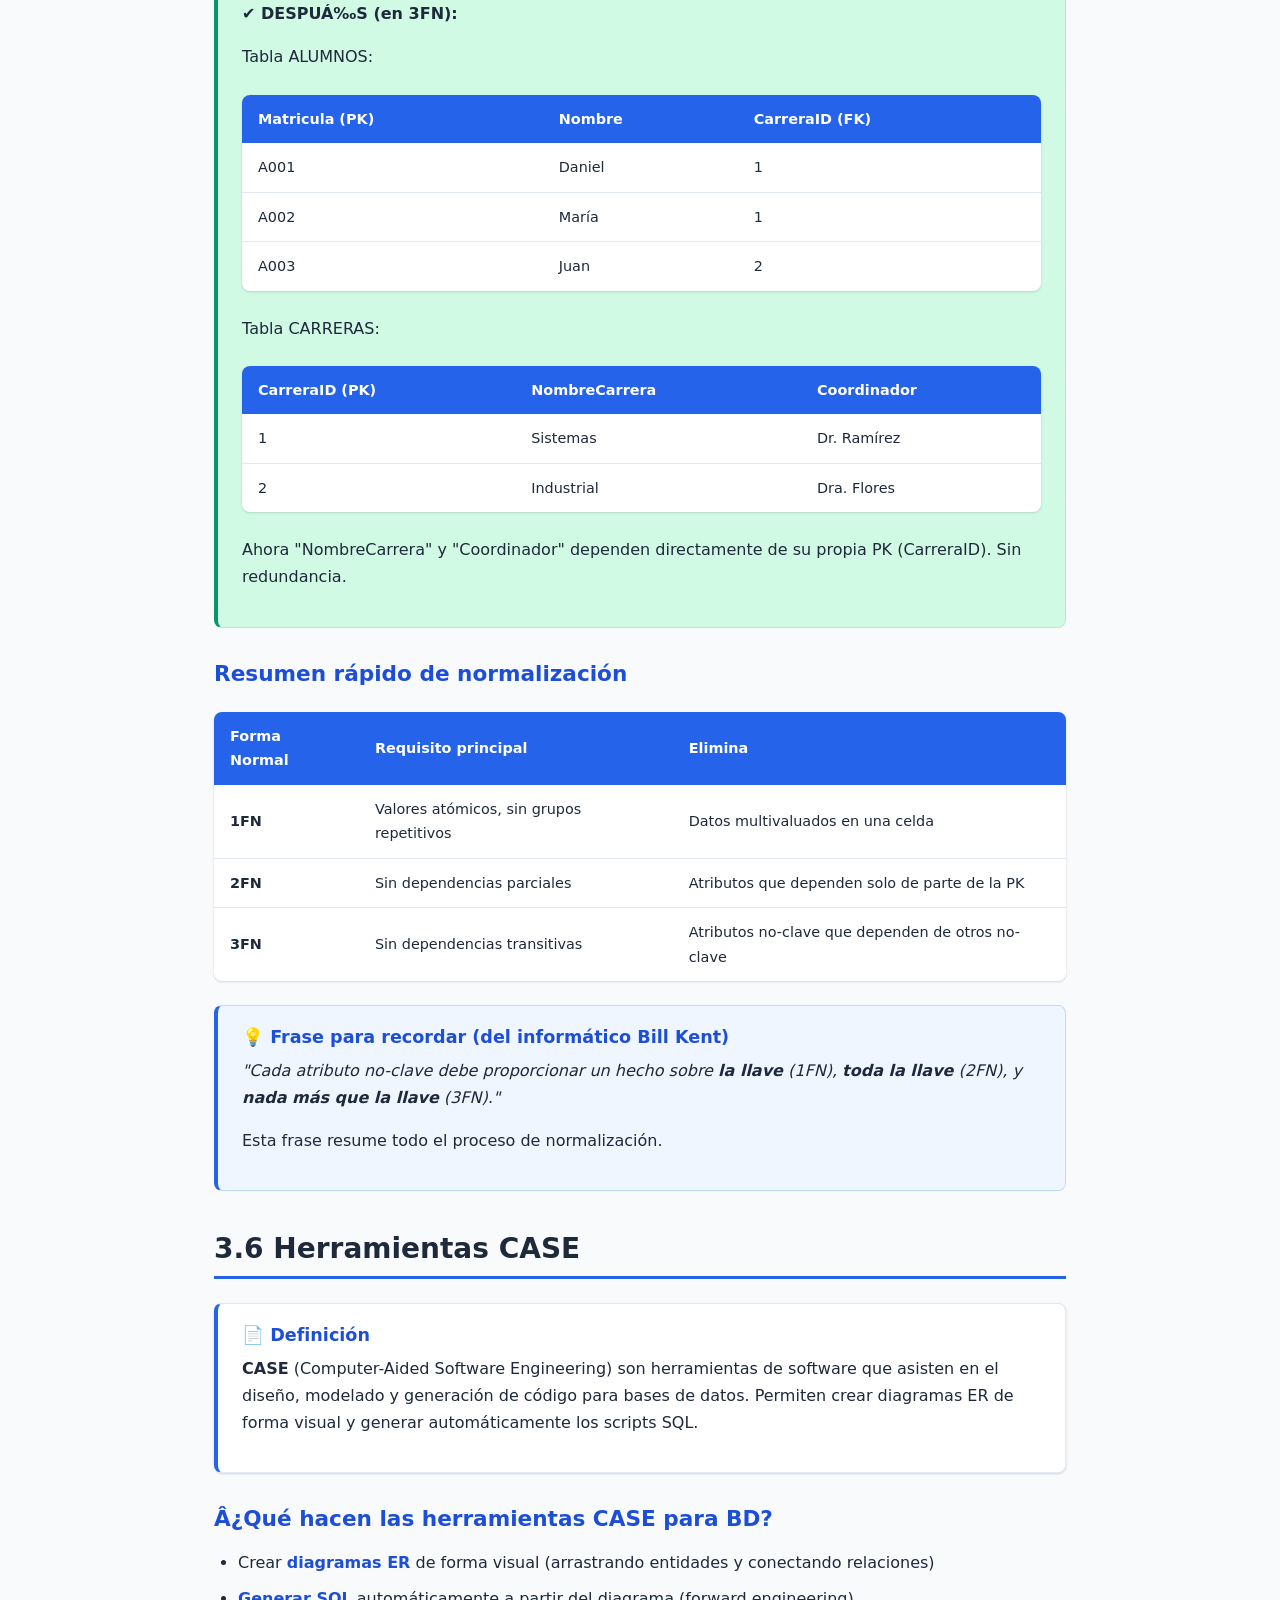
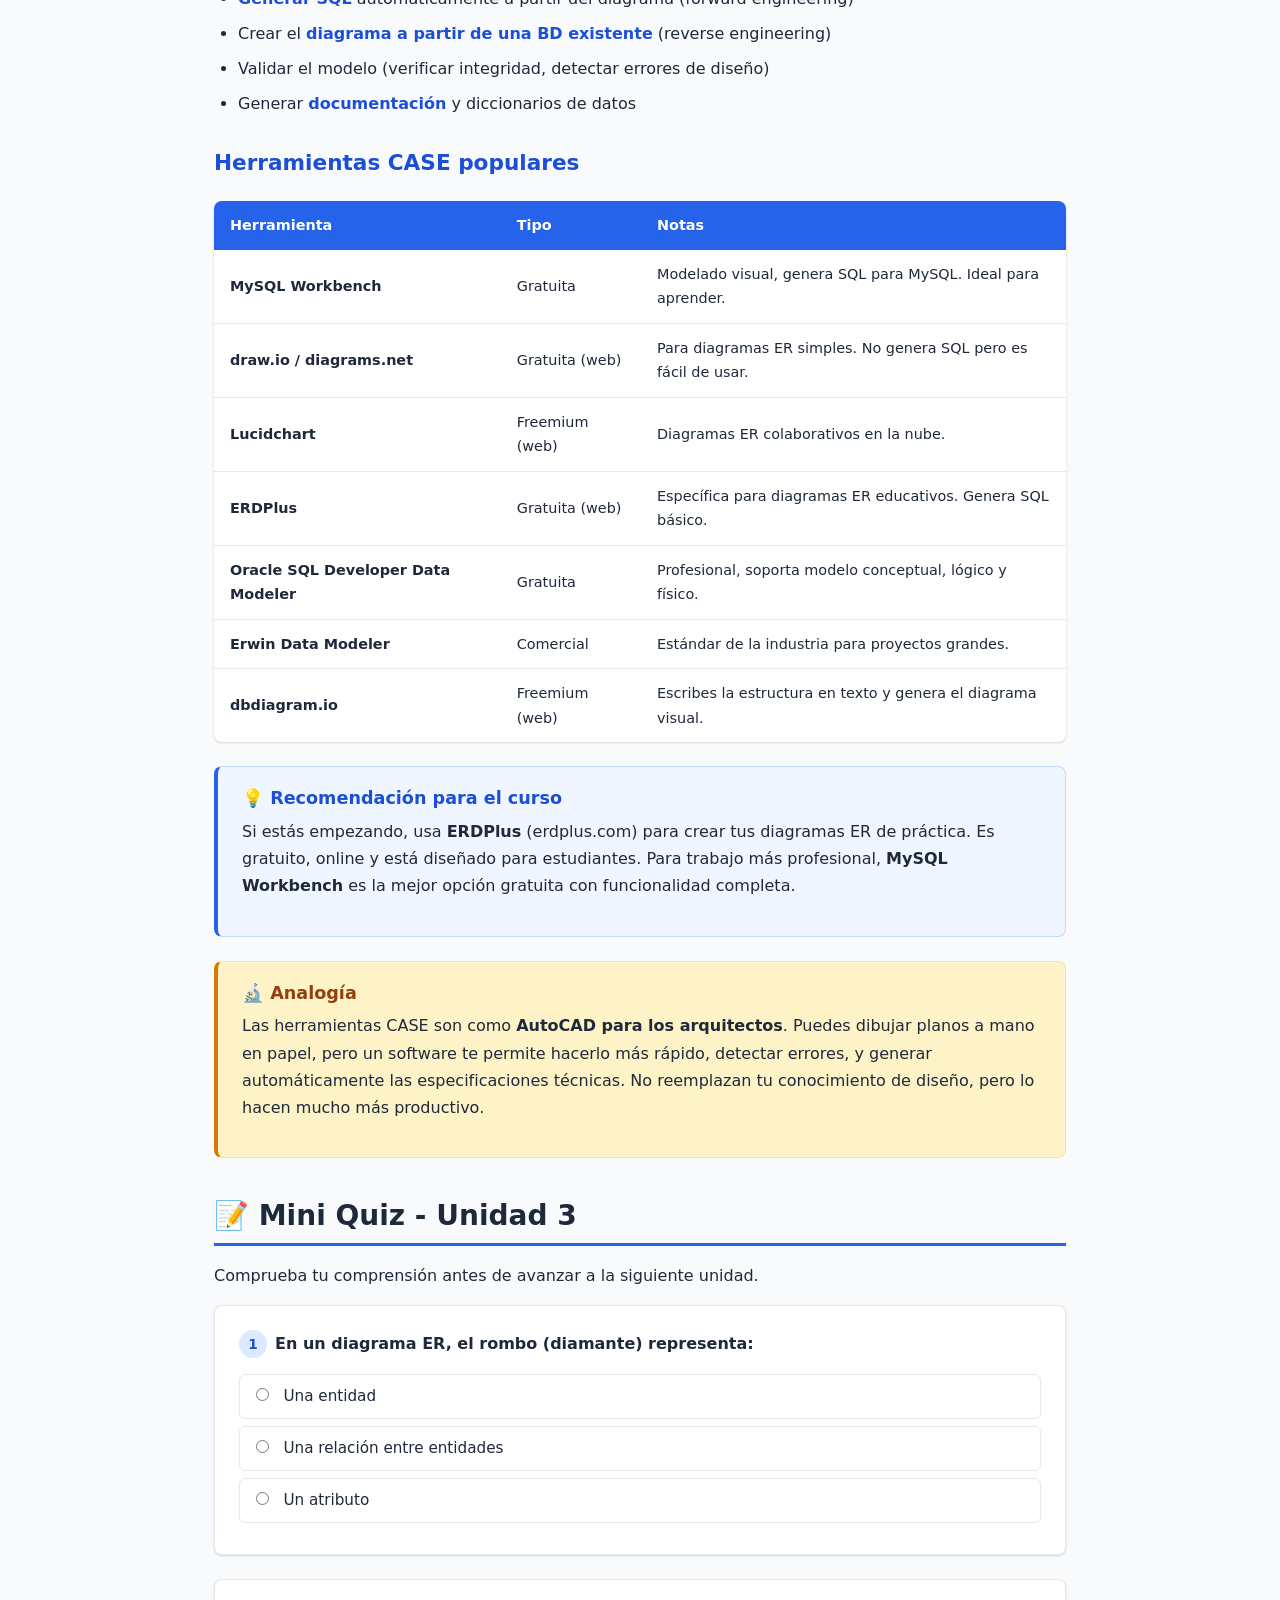
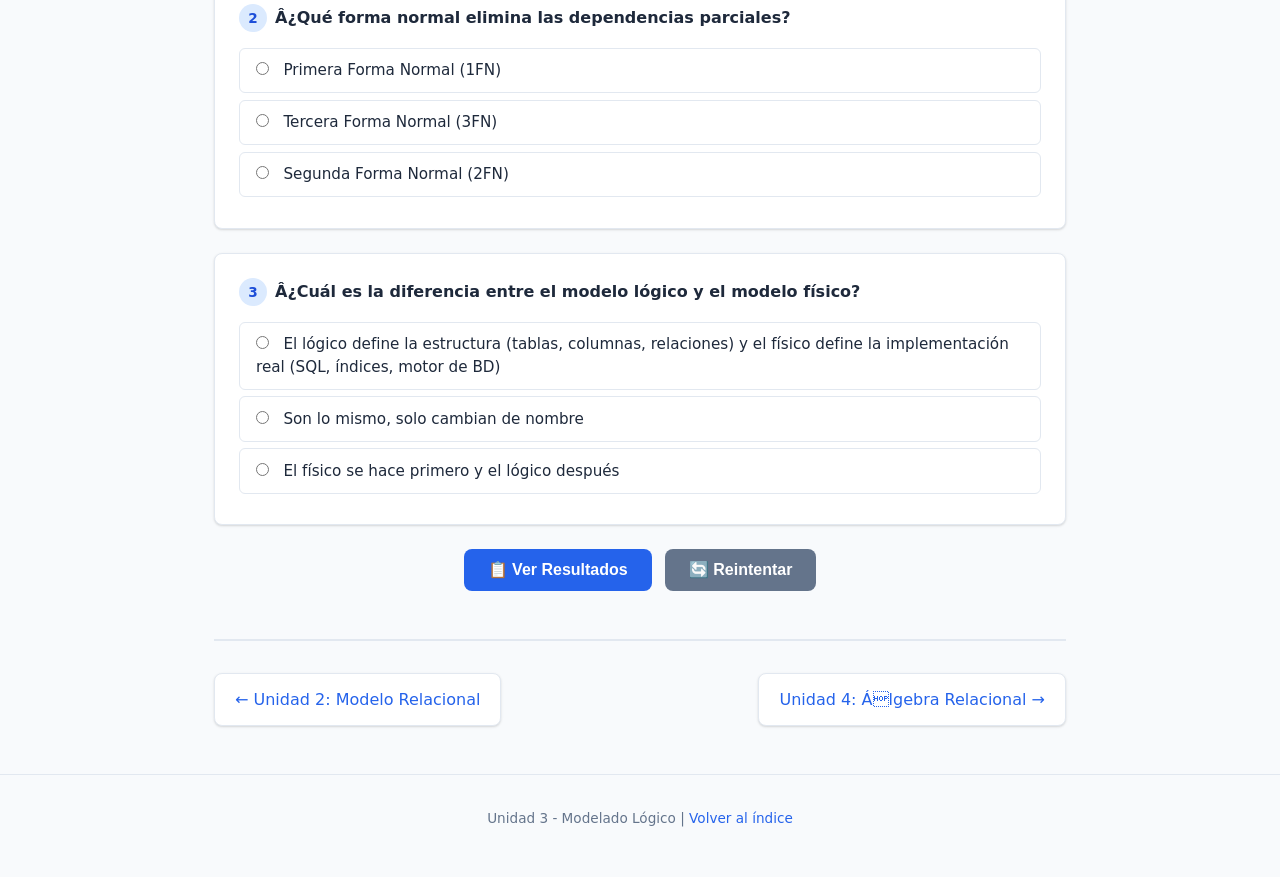
<file: unidad3.html>
<!DOCTYPE html>
<html lang="es">
<head>
    <meta charset="UTF-8">
    <meta name="viewport" content="width=device-width, initial-scale=1.0">
    <title>Unidad 3 - Modelado Lógico de una Base de Datos | Curso de Bases de Datos</title>
    <link rel="stylesheet" href="styles.css">
</head>
<body>
    <header class="site-header">
        <nav class="nav-container">
            <a href="index.html" class="nav-brand">&#128218; Curso de Bases de Datos</a>
            <ul class="nav-links">
                <li><a href="index.html">Inicio</a></li>
                <li><a href="unidad1.html">U1</a></li>
                <li><a href="unidad2.html">U2</a></li>
                <li><a href="unidad3.html"><strong>U3</strong></a></li>
                <li><a href="unidad4.html">U4</a></li>
                <li><a href="unidad5.html">U5</a></li>
                <li><a href="unidad6.html">U6</a></li>
                <li><a href="evaluacion.html">Evaluaci&oacute;n</a></li>
            </ul>
        </nav>
    </header>

    <main class="main-content">
        <h1>Unidad 3: Modelado Lógico de una Base de Datos</h1>

        <div class="toc">
            <h4>&#128203; Contenido de esta unidad</h4>
            <ol>
                <li><a href="#er">Diagrama Entidad-Relación</a></li>
                <li><a href="#entidades">Las entidades y el manejo de relaciones</a></li>
                <li><a href="#logico-fisico">Modelo lógico y físico</a></li>
                <li><a href="#diccionario">El diccionario de datos</a></li>
                <li><a href="#normalizacion">Normalización (1FN, 2FN, 3FN)</a></li>
                <li><a href="#case">Herramientas CASE</a></li>
            </ol>
        </div>

        <p>Antes de escribir una sola línea de SQL, necesitas <strong>diseñar</strong> tu base de datos. El modelado es como crear los planos de una casa antes de construirla. En esta unidad aprenderás a planificar la estructura de tus datos de forma visual y organizada.</p>

        <div class="analogy-box">
            <h4>&#127968; Analogía: Construir una casa</h4>
            <p>No empiezas a pegar ladrillos sin planos. Primero un arquitecto dibuja el diseño (modelo conceptual), luego un ingeniero calcula las estructuras (modelo lógico), y finalmente el maestro de obra lo construye (modelo físico). Con las bases de datos es igual.</p>
        </div>

        <!-- ============================================ -->
        <!-- SECCIÁ“N 3.1: DIAGRAMA ENTIDAD-RELACIÁ“N -->
        <!-- ============================================ -->
        <h2 id="er">3.1 Diagrama Entidad-Relación (ER)</h2>

        <div class="concept-box">
            <h4>&#128196; Definición</h4>
            <p>El <strong>Diagrama Entidad-Relación (DER)</strong> es una representación gráfica que muestra las entidades (cosas del mundo real), sus atributos (características) y las relaciones entre ellas. Fue propuesto por Peter Chen en 1976.</p>
        </div>

        <h3>Componentes del diagrama ER</h3>

        <table>
            <thead>
                <tr>
                    <th>Componente</th>
                    <th>Símbolo</th>
                    <th>Descripción</th>
                    <th>Ejemplo</th>
                </tr>
            </thead>
            <tbody>
                <tr>
                    <td><strong>Entidad</strong></td>
                    <td>Rectángulo</td>
                    <td>Objeto del mundo real sobre el que se almacena información</td>
                    <td>ALUMNO, MATERIA, PROFESOR</td>
                </tr>
                <tr>
                    <td><strong>Atributo</strong></td>
                    <td>Á“valo/Elipse</td>
                    <td>Característica de una entidad</td>
                    <td>Nombre, Edad, Matrícula</td>
                </tr>
                <tr>
                    <td><strong>Relación</strong></td>
                    <td>Rombo/Diamante</td>
                    <td>Asociación entre dos o más entidades</td>
                    <td>"cursa", "imparte", "pertenece"</td>
                </tr>
                <tr>
                    <td><strong>Llave primaria</strong></td>
                    <td>Atributo subrayado</td>
                    <td>Atributo que identifica de forma única</td>
                    <td><u>Matrícula</u>, <u>RFC</u></td>
                </tr>
                <tr>
                    <td><strong>Línea</strong></td>
                    <td>Línea recta</td>
                    <td>Conecta entidades con relaciones y atributos</td>
                    <td>&mdash;</td>
                </tr>
            </tbody>
        </table>

        <div class="example-box">
            <h4>&#9989; Ejemplo: Diagrama ER de una escuela (representación textual)</h4>
<pre><code>
    â”Œâ”€â”€â”€â”€â”€â”€â”€â”€â”€â”€â”          â”Œâ”€â”€â”€â”€â”€â”€â”€â”€â”€â”€â”          â”Œâ”€â”€â”€â”€â”€â”€â”€â”€â”€â”€â”
    â”‚  ALUMNO  â”‚â”€â”€â”€â”€â”€â”€â”€â”€â”€â”€â”‚  cursa   â”‚â”€â”€â”€â”€â”€â”€â”€â”€â”€â”€â”‚ MATERIA  â”‚
    â””â”€â”€â”€â”€â”€â”€â”€â”€â”€â”€â”˜          â””â”€â”€â”€â”€â”€â”€â”€â”€â”€â”€â”˜          â””â”€â”€â”€â”€â”€â”€â”€â”€â”€â”€â”˜
         â”‚                                           â”‚
    Atributos:                                  Atributos:
    - Matricula (PK)                            - ClaveMateria (PK)
    - Nombre                                    - NombreMateria
    - Apellido                                  - Creditos
    - FechaNac                                  - Semestre
    - CarreraID (FK)

    â”Œâ”€â”€â”€â”€â”€â”€â”€â”€â”€â”€â”          â”Œâ”€â”€â”€â”€â”€â”€â”€â”€â”€â”€â”          â”Œâ”€â”€â”€â”€â”€â”€â”€â”€â”€â”€â”
    â”‚ PROFESOR â”‚â”€â”€â”€â”€â”€â”€â”€â”€â”€â”€â”‚ imparte  â”‚â”€â”€â”€â”€â”€â”€â”€â”€â”€â”€â”‚ MATERIA  â”‚
    â””â”€â”€â”€â”€â”€â”€â”€â”€â”€â”€â”˜          â””â”€â”€â”€â”€â”€â”€â”€â”€â”€â”€â”˜          â””â”€â”€â”€â”€â”€â”€â”€â”€â”€â”€â”˜
         â”‚
    Atributos:
    - NumEmpleado (PK)
    - Nombre
    - Especialidad
</code></pre>
        </div>

        <!-- ============================================ -->
        <!-- SECCIÁ“N 3.2: ENTIDADES Y RELACIONES -->
        <!-- ============================================ -->
        <h2 id="entidades">3.2 Las Entidades y el Manejo de Relaciones</h2>

        <h3>Tipos de Entidades</h3>

        <div class="concept-box">
            <h4>&#128196; Entidad fuerte</h4>
            <p>Existe por sí misma, no depende de otra entidad para existir. Tiene su propia llave primaria.</p>
            <p><strong>Ejemplo:</strong> ALUMNO, PROFESOR, MATERIA</p>
        </div>

        <div class="concept-box">
            <h4>&#128196; Entidad débil</h4>
            <p>No puede existir sin una entidad fuerte asociada. Su llave primaria incluye la llave de la entidad fuerte de la que depende.</p>
            <p><strong>Ejemplo:</strong> DEPENDIENTE (no existe sin EMPLEADO), DETALLE_FACTURA (no existe sin FACTURA)</p>
        </div>

        <h3>Cardinalidad de las Relaciones</h3>

        <p>La <strong>cardinalidad</strong> indica cuántas instancias de una entidad pueden asociarse con instancias de otra. Es fundamental para diseñar correctamente las tablas.</p>

        <table>
            <thead>
                <tr>
                    <th>Cardinalidad</th>
                    <th>Símbolo</th>
                    <th>Significado</th>
                    <th>Ejemplo</th>
                </tr>
            </thead>
            <tbody>
                <tr>
                    <td><strong>Uno a Uno (1:1)</strong></td>
                    <td>1 &mdash; 1</td>
                    <td>Cada registro de A se asocia con máximo uno de B, y viceversa</td>
                    <td>PERSONA â†” PASAPORTE (una persona tiene un pasaporte)</td>
                </tr>
                <tr>
                    <td><strong>Uno a Muchos (1:N)</strong></td>
                    <td>1 &mdash; *</td>
                    <td>Un registro de A se asocia con muchos de B, pero cada B solo con uno de A</td>
                    <td>DEPARTAMENTO â†’ EMPLEADOS (un depto. tiene muchos empleados)</td>
                </tr>
                <tr>
                    <td><strong>Muchos a Muchos (M:N)</strong></td>
                    <td>* &mdash; *</td>
                    <td>Múltiples registros de A se asocian con múltiples de B</td>
                    <td>ALUMNO â†” MATERIA (un alumno cursa muchas materias, una materia tiene muchos alumnos)</td>
                </tr>
            </tbody>
        </table>

        <div class="analogy-box">
            <h4>&#128300; Analogías de cardinalidad</h4>
            <ul>
                <li><strong>1:1</strong> &mdash; Como una persona y su INE: cada quien tiene exactamente una.</li>
                <li><strong>1:N</strong> &mdash; Como una madre y sus hijos: una madre puede tener varios hijos, pero cada hijo tiene solo una madre biológica.</li>
                <li><strong>M:N</strong> &mdash; Como estudiantes y clubes: un estudiante puede estar en varios clubes, y un club tiene varios estudiantes.</li>
            </ul>
        </div>

        <div class="warning-box">
            <h4>&#9888;&#65039; Importante: Resolver relaciones M:N</h4>
            <p>Las relaciones muchos a muchos <strong>no se pueden implementar directamente</strong> en una base de datos relacional. Se resuelven creando una <strong>tabla intermedia</strong> (tabla puente o tabla de unión) que contiene las llaves foráneas de ambas tablas.</p>
        </div>

        <div class="example-box">
            <h4>&#9989; Ejemplo: Resolver una relación M:N</h4>
            <p><strong>Problema:</strong> ALUMNO cursa MATERIA (muchos a muchos)</p>
            <p><strong>Solución:</strong> Crear tabla intermedia INSCRIPCION</p>
<pre><code>
  ALUMNO              INSCRIPCION              MATERIA
  â”€â”€â”€â”€â”€â”€              â”€â”€â”€â”€â”€â”€â”€â”€â”€â”€â”€              â”€â”€â”€â”€â”€â”€â”€
  Matricula (PK) â†â”€â”€ Matricula (FK, PK)       ClaveMateria (PK)
  Nombre              ClaveMateria (FK, PK) â”€â”€â†’ NombreMateria
  Apellido            Calificacion             Creditos
                      Periodo
</code></pre>
            <p>La tabla INSCRIPCION tiene una <strong>llave compuesta</strong> (Matricula + ClaveMateria) y puede guardar datos propios de la relación (como Calificación y Periodo).</p>
        </div>

        <!-- ============================================ -->
        <!-- SECCIÁ“N 3.3: MODELO LÁ“GICO Y FÁSICO -->
        <!-- ============================================ -->
        <h2 id="logico-fisico">3.3 Modelo Lógico y Físico</h2>

        <p>El diseño de una base de datos pasa por tres niveles de abstracción, cada uno con un propósito diferente:</p>

        <table>
            <thead>
                <tr>
                    <th>Nivel</th>
                    <th>Â¿Qué describe?</th>
                    <th>Â¿Quién lo hace?</th>
                    <th>Herramienta</th>
                </tr>
            </thead>
            <tbody>
                <tr>
                    <td><strong>Modelo Conceptual</strong></td>
                    <td>QUÁ‰ datos necesitamos (entidades, relaciones, sin detalles técnicos)</td>
                    <td>Analista + cliente</td>
                    <td>Diagrama ER básico</td>
                </tr>
                <tr>
                    <td><strong>Modelo Lógico</strong></td>
                    <td>CÁ“MO se organizan los datos (tablas, columnas, tipos de dato, llaves, relaciones)</td>
                    <td>Diseñador de BD</td>
                    <td>Diagrama ER detallado / Modelo relacional</td>
                </tr>
                <tr>
                    <td><strong>Modelo Físico</strong></td>
                    <td>DÁ“NDE y cómo se almacenan (índices, particiones, espacios en disco, motor de BD específico)</td>
                    <td>DBA</td>
                    <td>Scripts SQL, configuración del DBMS</td>
                </tr>
            </tbody>
        </table>

        <div class="example-box">
            <h4>&#9989; Ejemplo de los tres niveles para "Alumno"</h4>
            <p><strong>Conceptual:</strong> "Necesitamos almacenar información de alumnos: su nombre, matrícula y qué carrera estudian."</p>
            <p><strong>Lógico:</strong></p>
<pre><code>Tabla: ALUMNOS
  - Matricula: VARCHAR(10), PK
  - Nombre: VARCHAR(50), NOT NULL
  - Apellido: VARCHAR(50), NOT NULL
  - CarreraID: INT, FK â†’ CARRERAS.CarreraID
</code></pre>
            <p><strong>Físico:</strong></p>
<pre><code><span class="keyword">CREATE TABLE</span> Alumnos (
    Matricula <span class="keyword">VARCHAR</span>(<span class="number">10</span>) <span class="keyword">NOT NULL</span>,
    Nombre <span class="keyword">VARCHAR</span>(<span class="number">50</span>) <span class="keyword">NOT NULL</span>,
    Apellido <span class="keyword">VARCHAR</span>(<span class="number">50</span>) <span class="keyword">NOT NULL</span>,
    CarreraID <span class="keyword">INT NOT NULL</span>,
    <span class="keyword">CONSTRAINT</span> PK_Alumnos <span class="keyword">PRIMARY KEY</span> (Matricula),
    <span class="keyword">CONSTRAINT</span> FK_Carrera <span class="keyword">FOREIGN KEY</span> (CarreraID)
        <span class="keyword">REFERENCES</span> Carreras(CarreraID)
) <span class="keyword">ENGINE</span>=InnoDB;

<span class="keyword">CREATE INDEX</span> idx_carrera <span class="keyword">ON</span> Alumnos(CarreraID);
</code></pre>
        </div>

        <div class="analogy-box">
            <h4>&#128300; Analogía: Niveles de diseño de una casa</h4>
            <ul>
                <li><strong>Conceptual:</strong> "Quiero una casa con 3 recámaras, 2 baños y jardín" (el cliente dice qué necesita)</li>
                <li><strong>Lógico:</strong> Plano arquitectónico con medidas, distribución, dónde van las ventanas (el arquitecto diseña)</li>
                <li><strong>Físico:</strong> Plano estructural con tipo de cimentación, calibre de varillas, grosor de muros (el ingeniero detalla la construcción)</li>
            </ul>
        </div>

        <!-- ============================================ -->
        <!-- SECCIÁ“N 3.4: DICCIONARIO DE DATOS -->
        <!-- ============================================ -->
        <h2 id="diccionario">3.4 El Diccionario de Datos como Herramienta de Documentación</h2>

        <div class="concept-box">
            <h4>&#128196; Definición</h4>
            <p>El <strong>diccionario de datos</strong> es un documento que describe de forma detallada cada elemento de la base de datos: tablas, columnas, tipos de dato, restricciones, relaciones y reglas de negocio. Es la "documentación técnica" de tu BD.</p>
        </div>

        <div class="analogy-box">
            <h4>&#128300; Analogía</h4>
            <p>Es como el <strong>manual de usuario de un equipo electrónico</strong>. Así como el manual te dice qué hace cada botón, el voltaje que necesita y las especificaciones, el diccionario de datos te dice qué significa cada campo, qué valores acepta y cómo se relaciona con otros.</p>
        </div>

        <h3>Â¿Qué contiene un diccionario de datos?</h3>

        <div class="example-box">
            <h4>&#9989; Ejemplo: Diccionario de datos para tabla ALUMNOS</h4>
            <table>
                <thead>
                    <tr>
                        <th>Campo</th>
                        <th>Tipo de Dato</th>
                        <th>Tamaño</th>
                        <th>Restricción</th>
                        <th>Descripción</th>
                    </tr>
                </thead>
                <tbody>
                    <tr>
                        <td>Matricula</td>
                        <td>VARCHAR</td>
                        <td>10</td>
                        <td>PK, NOT NULL</td>
                        <td>Identificador único del alumno. Formato: AXXXX</td>
                    </tr>
                    <tr>
                        <td>Nombre</td>
                        <td>VARCHAR</td>
                        <td>50</td>
                        <td>NOT NULL</td>
                        <td>Nombre(s) del alumno</td>
                    </tr>
                    <tr>
                        <td>Apellido</td>
                        <td>VARCHAR</td>
                        <td>50</td>
                        <td>NOT NULL</td>
                        <td>Apellido paterno del alumno</td>
                    </tr>
                    <tr>
                        <td>Email</td>
                        <td>VARCHAR</td>
                        <td>100</td>
                        <td>UNIQUE</td>
                        <td>Correo electrónico institucional</td>
                    </tr>
                    <tr>
                        <td>FechaNac</td>
                        <td>DATE</td>
                        <td>-</td>
                        <td>NOT NULL</td>
                        <td>Fecha de nacimiento (AAAA-MM-DD)</td>
                    </tr>
                    <tr>
                        <td>CarreraID</td>
                        <td>INT</td>
                        <td>-</td>
                        <td>FK, NOT NULL</td>
                        <td>Referencia a la tabla CARRERAS</td>
                    </tr>
                    <tr>
                        <td>Activo</td>
                        <td>BOOLEAN</td>
                        <td>-</td>
                        <td>DEFAULT TRUE</td>
                        <td>Indica si el alumno está activo o dado de baja</td>
                    </tr>
                </tbody>
            </table>
        </div>

        <div class="info-box">
            <h4>&#128161; Â¿Por qué es importante?</h4>
            <ul>
                <li>Facilita la comunicación entre desarrolladores y analistas</li>
                <li>Sirve como referencia cuando alguien nuevo se integra al proyecto</li>
                <li>Ayuda a mantener consistencia cuando la BD crece</li>
                <li>Es requisito en muchas metodologías de desarrollo</li>
            </ul>
        </div>

        <!-- ============================================ -->
        <!-- SECCIÁ“N 3.5: NORMALIZACIÁ“N -->
        <!-- ============================================ -->
        <h2 id="normalizacion">3.5 Normalización (1FN, 2FN y 3FN)</h2>

        <div class="concept-box">
            <h4>&#128196; Definición</h4>
            <p>La <strong>normalización</strong> es un proceso de organización de tablas que busca eliminar la <strong>redundancia</strong> (datos repetidos) y las <strong>anomalías</strong> (problemas al insertar, actualizar o borrar datos). Se aplica en etapas progresivas llamadas "formas normales".</p>
        </div>

        <div class="analogy-box">
            <h4>&#128300; Analogía</h4>
            <p>Es como <strong>organizar un clóset desordenado</strong>. Primero sacas todo y lo pones en orden (1FN). Luego separas la ropa por tipo: camisas en un cajón, pantalones en otro (2FN). Finalmente, dentro de cada cajón organizas por color o uso (3FN). Cada paso reduce el desorden y hace más fácil encontrar las cosas.</p>
        </div>

        <h3>Â¿Por qué normalizar?</h3>
        <p>Sin normalización, puedes tener estos problemas (anomalías):</p>
        <ul>
            <li><strong>Anomalía de inserción:</strong> No puedes agregar un dato sin agregar información innecesaria</li>
            <li><strong>Anomalía de actualización:</strong> Si un dato está repetido en 100 filas, debes actualizar las 100</li>
            <li><strong>Anomalía de eliminación:</strong> Al borrar un registro, pierdes información que no querías perder</li>
        </ul>

        <!-- 1FN -->
        <h3>Primera Forma Normal (1FN)</h3>
        <div class="concept-box">
            <h4>&#128196; Regla</h4>
            <p>Una tabla está en <strong>1FN</strong> si:</p>
            <ol>
                <li>Todos los atributos contienen <strong>valores atómicos</strong> (indivisibles, un solo valor por celda)</li>
                <li>No hay <strong>grupos repetitivos</strong> (columnas que se repiten como Telefono1, Telefono2, Telefono3)</li>
                <li>Existe una <strong>llave primaria</strong></li>
            </ol>
        </div>

        <div class="example-box">
            <h4>&#9989; Ejemplo: Aplicar 1FN</h4>
            <p><strong>&#10008; ANTES (viola 1FN):</strong></p>
            <table>
                <thead>
                    <tr>
                        <th>Matricula</th>
                        <th>Nombre</th>
                        <th>Telefonos</th>
                        <th>Materias</th>
                    </tr>
                </thead>
                <tbody>
                    <tr>
                        <td>A001</td>
                        <td>Daniel García</td>
                        <td>555-1234, 555-5678</td>
                        <td>Matemáticas, Física, Programación</td>
                    </tr>
                </tbody>
            </table>
            <p>Problemas: "Telefonos" y "Materias" tienen múltiples valores en una celda.</p>

            <p><strong>&#10004; DESPUÁ‰S (en 1FN):</strong> Se separa en tablas independientes.</p>
            <p>Tabla ALUMNOS:</p>
            <table>
                <thead>
                    <tr>
                        <th>Matricula (PK)</th>
                        <th>Nombre</th>
                    </tr>
                </thead>
                <tbody>
                    <tr>
                        <td>A001</td>
                        <td>Daniel García</td>
                    </tr>
                </tbody>
            </table>
            <p>Tabla TELEFONOS:</p>
            <table>
                <thead>
                    <tr>
                        <th>Matricula (FK)</th>
                        <th>Telefono</th>
                    </tr>
                </thead>
                <tbody>
                    <tr>
                        <td>A001</td>
                        <td>555-1234</td>
                    </tr>
                    <tr>
                        <td>A001</td>
                        <td>555-5678</td>
                    </tr>
                </tbody>
            </table>
            <p>Tabla INSCRIPCIONES:</p>
            <table>
                <thead>
                    <tr>
                        <th>Matricula (FK)</th>
                        <th>Materia</th>
                    </tr>
                </thead>
                <tbody>
                    <tr>
                        <td>A001</td>
                        <td>Matemáticas</td>
                    </tr>
                    <tr>
                        <td>A001</td>
                        <td>Física</td>
                    </tr>
                    <tr>
                        <td>A001</td>
                        <td>Programación</td>
                    </tr>
                </tbody>
            </table>
        </div>

        <!-- 2FN -->
        <h3>Segunda Forma Normal (2FN)</h3>
        <div class="concept-box">
            <h4>&#128196; Regla</h4>
            <p>Una tabla está en <strong>2FN</strong> si:</p>
            <ol>
                <li>Ya está en 1FN</li>
                <li>Todos los atributos no-clave dependen de <strong>toda</strong> la llave primaria, no solo de una parte de ella (aplica especialmente a llaves compuestas)</li>
            </ol>
            <p><em>Dicho de otro modo:</em> No hay <strong>dependencias parciales</strong>.</p>
        </div>

        <div class="example-box">
            <h4>&#9989; Ejemplo: Aplicar 2FN</h4>
            <p><strong>&#10008; ANTES (viola 2FN):</strong> Tabla INSCRIPCIONES con llave compuesta</p>
            <table>
                <thead>
                    <tr>
                        <th>Matricula (PK)</th>
                        <th>MateriaID (PK)</th>
                        <th>NombreAlumno</th>
                        <th>NombreMateria</th>
                        <th>Calificacion</th>
                    </tr>
                </thead>
                <tbody>
                    <tr>
                        <td>A001</td>
                        <td>MAT101</td>
                        <td>Daniel García</td>
                        <td>Matemáticas I</td>
                        <td>85</td>
                    </tr>
                    <tr>
                        <td>A001</td>
                        <td>FIS201</td>
                        <td>Daniel García</td>
                        <td>Física I</td>
                        <td>90</td>
                    </tr>
                    <tr>
                        <td>A002</td>
                        <td>MAT101</td>
                        <td>María López</td>
                        <td>Matemáticas I</td>
                        <td>92</td>
                    </tr>
                </tbody>
            </table>
            <p><strong>Problema:</strong></p>
            <ul>
                <li>"NombreAlumno" depende SOLO de Matricula (no de MateriaID) â†’ dependencia parcial</li>
                <li>"NombreMateria" depende SOLO de MateriaID (no de Matricula) â†’ dependencia parcial</li>
                <li>"Calificacion" depende de AMBAS (Matricula + MateriaID) â†’ correcto</li>
            </ul>

            <p><strong>&#10004; DESPUÁ‰S (en 2FN):</strong> Separar en 3 tablas</p>
            <p>Tabla ALUMNOS: Matricula (PK), NombreAlumno</p>
            <p>Tabla MATERIAS: MateriaID (PK), NombreMateria</p>
            <p>Tabla INSCRIPCIONES: Matricula (PK,FK), MateriaID (PK,FK), Calificacion</p>
        </div>

        <div class="info-box">
            <h4>&#128161; Truco para recordar 2FN</h4>
            <p>Si tu tabla tiene una llave primaria de <strong>una sola columna</strong>, y ya está en 1FN, automáticamente está en 2FN. Las dependencias parciales solo ocurren con <strong>llaves compuestas</strong>.</p>
        </div>

        <!-- 3FN -->
        <h3>Tercera Forma Normal (3FN)</h3>
        <div class="concept-box">
            <h4>&#128196; Regla</h4>
            <p>Una tabla está en <strong>3FN</strong> si:</p>
            <ol>
                <li>Ya está en 2FN</li>
                <li>No existen <strong>dependencias transitivas</strong>: ningún atributo no-clave depende de otro atributo no-clave</li>
            </ol>
            <p><em>Dicho de otro modo:</em> Cada atributo no-clave depende <strong>directamente</strong> de la llave primaria y de nada más.</p>
        </div>

        <div class="example-box">
            <h4>&#9989; Ejemplo: Aplicar 3FN</h4>
            <p><strong>&#10008; ANTES (viola 3FN):</strong></p>
            <table>
                <thead>
                    <tr>
                        <th>Matricula (PK)</th>
                        <th>Nombre</th>
                        <th>CarreraID</th>
                        <th>NombreCarrera</th>
                        <th>Coordinador</th>
                    </tr>
                </thead>
                <tbody>
                    <tr>
                        <td>A001</td>
                        <td>Daniel</td>
                        <td>1</td>
                        <td>Sistemas</td>
                        <td>Dr. Ramírez</td>
                    </tr>
                    <tr>
                        <td>A002</td>
                        <td>María</td>
                        <td>1</td>
                        <td>Sistemas</td>
                        <td>Dr. Ramírez</td>
                    </tr>
                    <tr>
                        <td>A003</td>
                        <td>Juan</td>
                        <td>2</td>
                        <td>Industrial</td>
                        <td>Dra. Flores</td>
                    </tr>
                </tbody>
            </table>
            <p><strong>Problema:</strong> "NombreCarrera" y "Coordinador" no dependen de Matricula directamente. Dependen de CarreraID (que no es la PK). Esto es una <strong>dependencia transitiva</strong>:</p>
            <p><code>Matricula â†’ CarreraID â†’ NombreCarrera, Coordinador</code></p>

            <p><strong>&#10004; DESPUÁ‰S (en 3FN):</strong></p>
            <p>Tabla ALUMNOS:</p>
            <table>
                <thead>
                    <tr>
                        <th>Matricula (PK)</th>
                        <th>Nombre</th>
                        <th>CarreraID (FK)</th>
                    </tr>
                </thead>
                <tbody>
                    <tr><td>A001</td><td>Daniel</td><td>1</td></tr>
                    <tr><td>A002</td><td>María</td><td>1</td></tr>
                    <tr><td>A003</td><td>Juan</td><td>2</td></tr>
                </tbody>
            </table>
            <p>Tabla CARRERAS:</p>
            <table>
                <thead>
                    <tr>
                        <th>CarreraID (PK)</th>
                        <th>NombreCarrera</th>
                        <th>Coordinador</th>
                    </tr>
                </thead>
                <tbody>
                    <tr><td>1</td><td>Sistemas</td><td>Dr. Ramírez</td></tr>
                    <tr><td>2</td><td>Industrial</td><td>Dra. Flores</td></tr>
                </tbody>
            </table>
            <p>Ahora "NombreCarrera" y "Coordinador" dependen directamente de su propia PK (CarreraID). Sin redundancia.</p>
        </div>

        <!-- Resumen Normalización -->
        <h3>Resumen rápido de normalización</h3>
        <table>
            <thead>
                <tr>
                    <th>Forma Normal</th>
                    <th>Requisito principal</th>
                    <th>Elimina</th>
                </tr>
            </thead>
            <tbody>
                <tr>
                    <td><strong>1FN</strong></td>
                    <td>Valores atómicos, sin grupos repetitivos</td>
                    <td>Datos multivaluados en una celda</td>
                </tr>
                <tr>
                    <td><strong>2FN</strong></td>
                    <td>Sin dependencias parciales</td>
                    <td>Atributos que dependen solo de parte de la PK</td>
                </tr>
                <tr>
                    <td><strong>3FN</strong></td>
                    <td>Sin dependencias transitivas</td>
                    <td>Atributos no-clave que dependen de otros no-clave</td>
                </tr>
            </tbody>
        </table>

        <div class="info-box">
            <h4>&#128161; Frase para recordar (del informático Bill Kent)</h4>
            <p><em>"Cada atributo no-clave debe proporcionar un hecho sobre <strong>la llave</strong> (1FN), <strong>toda la llave</strong> (2FN), y <strong>nada más que la llave</strong> (3FN)."</em></p>
            <p>Esta frase resume todo el proceso de normalización.</p>
        </div>

        <!-- ============================================ -->
        <!-- SECCIÁ“N 3.6: HERRAMIENTAS CASE -->
        <!-- ============================================ -->
        <h2 id="case">3.6 Herramientas CASE</h2>

        <div class="concept-box">
            <h4>&#128196; Definición</h4>
            <p><strong>CASE</strong> (Computer-Aided Software Engineering) son herramientas de software que asisten en el diseño, modelado y generación de código para bases de datos. Permiten crear diagramas ER de forma visual y generar automáticamente los scripts SQL.</p>
        </div>

        <h3>Â¿Qué hacen las herramientas CASE para BD?</h3>
        <ul>
            <li>Crear <strong>diagramas ER</strong> de forma visual (arrastrando entidades y conectando relaciones)</li>
            <li><strong>Generar SQL</strong> automáticamente a partir del diagrama (forward engineering)</li>
            <li>Crear el <strong>diagrama a partir de una BD existente</strong> (reverse engineering)</li>
            <li>Validar el modelo (verificar integridad, detectar errores de diseño)</li>
            <li>Generar <strong>documentación</strong> y diccionarios de datos</li>
        </ul>

        <h3>Herramientas CASE populares</h3>
        <table>
            <thead>
                <tr>
                    <th>Herramienta</th>
                    <th>Tipo</th>
                    <th>Notas</th>
                </tr>
            </thead>
            <tbody>
                <tr>
                    <td><strong>MySQL Workbench</strong></td>
                    <td>Gratuita</td>
                    <td>Modelado visual, genera SQL para MySQL. Ideal para aprender.</td>
                </tr>
                <tr>
                    <td><strong>draw.io / diagrams.net</strong></td>
                    <td>Gratuita (web)</td>
                    <td>Para diagramas ER simples. No genera SQL pero es fácil de usar.</td>
                </tr>
                <tr>
                    <td><strong>Lucidchart</strong></td>
                    <td>Freemium (web)</td>
                    <td>Diagramas ER colaborativos en la nube.</td>
                </tr>
                <tr>
                    <td><strong>ERDPlus</strong></td>
                    <td>Gratuita (web)</td>
                    <td>Específica para diagramas ER educativos. Genera SQL básico.</td>
                </tr>
                <tr>
                    <td><strong>Oracle SQL Developer Data Modeler</strong></td>
                    <td>Gratuita</td>
                    <td>Profesional, soporta modelo conceptual, lógico y físico.</td>
                </tr>
                <tr>
                    <td><strong>Erwin Data Modeler</strong></td>
                    <td>Comercial</td>
                    <td>Estándar de la industria para proyectos grandes.</td>
                </tr>
                <tr>
                    <td><strong>dbdiagram.io</strong></td>
                    <td>Freemium (web)</td>
                    <td>Escribes la estructura en texto y genera el diagrama visual.</td>
                </tr>
            </tbody>
        </table>

        <div class="info-box">
            <h4>&#128161; Recomendación para el curso</h4>
            <p>Si estás empezando, usa <strong>ERDPlus</strong> (erdplus.com) para crear tus diagramas ER de práctica. Es gratuito, online y está diseñado para estudiantes. Para trabajo más profesional, <strong>MySQL Workbench</strong> es la mejor opción gratuita con funcionalidad completa.</p>
        </div>

        <div class="analogy-box">
            <h4>&#128300; Analogía</h4>
            <p>Las herramientas CASE son como <strong>AutoCAD para los arquitectos</strong>. Puedes dibujar planos a mano en papel, pero un software te permite hacerlo más rápido, detectar errores, y generar automáticamente las especificaciones técnicas. No reemplazan tu conocimiento de diseño, pero lo hacen mucho más productivo.</p>
        </div>

        <!-- ============================================ -->
        <!-- MINI QUIZ UNIDAD 3 -->
        <!-- ============================================ -->
        <h2>&#128221; Mini Quiz - Unidad 3</h2>
        <p>Comprueba tu comprensión antes de avanzar a la siguiente unidad.</p>

        <div id="quiz3" class="quiz-mini">
            <div class="question" data-correct="b">
                <h4><span class="q-number">1</span>En un diagrama ER, el rombo (diamante) representa:</h4>
                <label><input type="radio" name="u3q1" value="a"> Una entidad</label>
                <label><input type="radio" name="u3q1" value="b"> Una relación entre entidades</label>
                <label><input type="radio" name="u3q1" value="c"> Un atributo</label>
                <div class="feedback"></div>
            </div>

            <div class="question" data-correct="c">
                <h4><span class="q-number">2</span>Â¿Qué forma normal elimina las dependencias parciales?</h4>
                <label><input type="radio" name="u3q2" value="a"> Primera Forma Normal (1FN)</label>
                <label><input type="radio" name="u3q2" value="b"> Tercera Forma Normal (3FN)</label>
                <label><input type="radio" name="u3q2" value="c"> Segunda Forma Normal (2FN)</label>
                <div class="feedback"></div>
            </div>

            <div class="question" data-correct="a">
                <h4><span class="q-number">3</span>Â¿Cuál es la diferencia entre el modelo lógico y el modelo físico?</h4>
                <label><input type="radio" name="u3q3" value="a"> El lógico define la estructura (tablas, columnas, relaciones) y el físico define la implementación real (SQL, índices, motor de BD)</label>
                <label><input type="radio" name="u3q3" value="b"> Son lo mismo, solo cambian de nombre</label>
                <label><input type="radio" name="u3q3" value="c"> El físico se hace primero y el lógico después</label>
                <div class="feedback"></div>
            </div>

            <div style="text-align: center; margin: 1.5rem 0;">
                <button onclick="checkMiniQuiz('quiz3')" style="padding: 0.7rem 1.5rem; background: #2563eb; color: white; border: none; border-radius: 8px; font-size: 1rem; font-weight: 600; cursor: pointer;">&#128203; Ver Resultados</button>
                <button onclick="resetMiniQuiz('quiz3')" style="padding: 0.7rem 1.5rem; background: #64748b; color: white; border: none; border-radius: 8px; font-size: 1rem; font-weight: 600; cursor: pointer; margin-left: 0.5rem;">&#128260; Reintentar</button>
            </div>
            <div class="mini-quiz-result" id="quiz3-result" style="display:none; text-align:center; padding:1rem; background:#dbeafe; border-radius:8px; font-weight:600; margin-bottom:1rem;"></div>
        </div>

        <!-- Navegación entre páginas -->
        <div class="page-nav">
            <a href="unidad2.html">&larr; Unidad 2: Modelo Relacional</a>
            <a href="unidad4.html">Unidad 4: Álgebra Relacional &rarr;</a>
        </div>
    </main>

    <footer class="site-footer">
        <p>Unidad 3 - Modelado Lógico | <a href="index.html">Volver al índice</a></p>
    </footer>

    <script>
    function checkMiniQuiz(quizId) {
        const container = document.getElementById(quizId);
        const questions = container.querySelectorAll('.question');
        let correct = 0;
        const total = questions.length;

        questions.forEach((q, i) => {
            const correctAnswer = q.dataset.correct;
            const name = q.querySelector('input[type="radio"]').name;
            const selected = document.querySelector(`input[name="${name}"]:checked`);
            const feedback = q.querySelector('.feedback');

            q.style.borderLeft = '';
            feedback.style.display = 'none';

            if (selected && selected.value === correctAnswer) {
                correct++;
                q.style.borderLeft = '4px solid #059669';
                feedback.textContent = 'âœ“ Â¡Correcto!';
                feedback.style.display = 'block';
                feedback.style.color = '#065f46';
                feedback.style.background = '#d1fae5';
                feedback.style.padding = '0.5rem 1rem';
                feedback.style.borderRadius = '6px';
                feedback.style.marginTop = '0.5rem';
            } else {
                q.style.borderLeft = '4px solid #dc2626';
                feedback.textContent = 'âœ— Incorrecto. Revisa el tema arriba.';
                feedback.style.display = 'block';
                feedback.style.color = '#991b1b';
                feedback.style.background = '#fee2e2';
                feedback.style.padding = '0.5rem 1rem';
                feedback.style.borderRadius = '6px';
                feedback.style.marginTop = '0.5rem';
            }
        });

        const resultEl = document.getElementById(quizId + '-result');
        resultEl.style.display = 'block';
        resultEl.textContent = `Resultado: ${correct} de ${total} correctas`;
        if (correct === total) {
            resultEl.style.background = '#d1fae5';
            resultEl.textContent += ' ðŸŽ‰ Â¡Perfecto!';
        } else if (correct >= total / 2) {
            resultEl.style.background = '#dbeafe';
            resultEl.textContent += ' ðŸ‘ Â¡Buen intento!';
        } else {
            resultEl.style.background = '#fef3c7';
            resultEl.textContent += ' ðŸ“– Repasa el material e intenta de nuevo.';
        }
    }

    function resetMiniQuiz(quizId) {
        const container = document.getElementById(quizId);
        container.querySelectorAll('input[type="radio"]').forEach(r => r.checked = false);
        container.querySelectorAll('.question').forEach(q => {
            q.style.borderLeft = '';
            q.querySelector('.feedback').style.display = 'none';
        });
        document.getElementById(quizId + '-result').style.display = 'none';
    }
    </script>
</body>
</html>
</file>
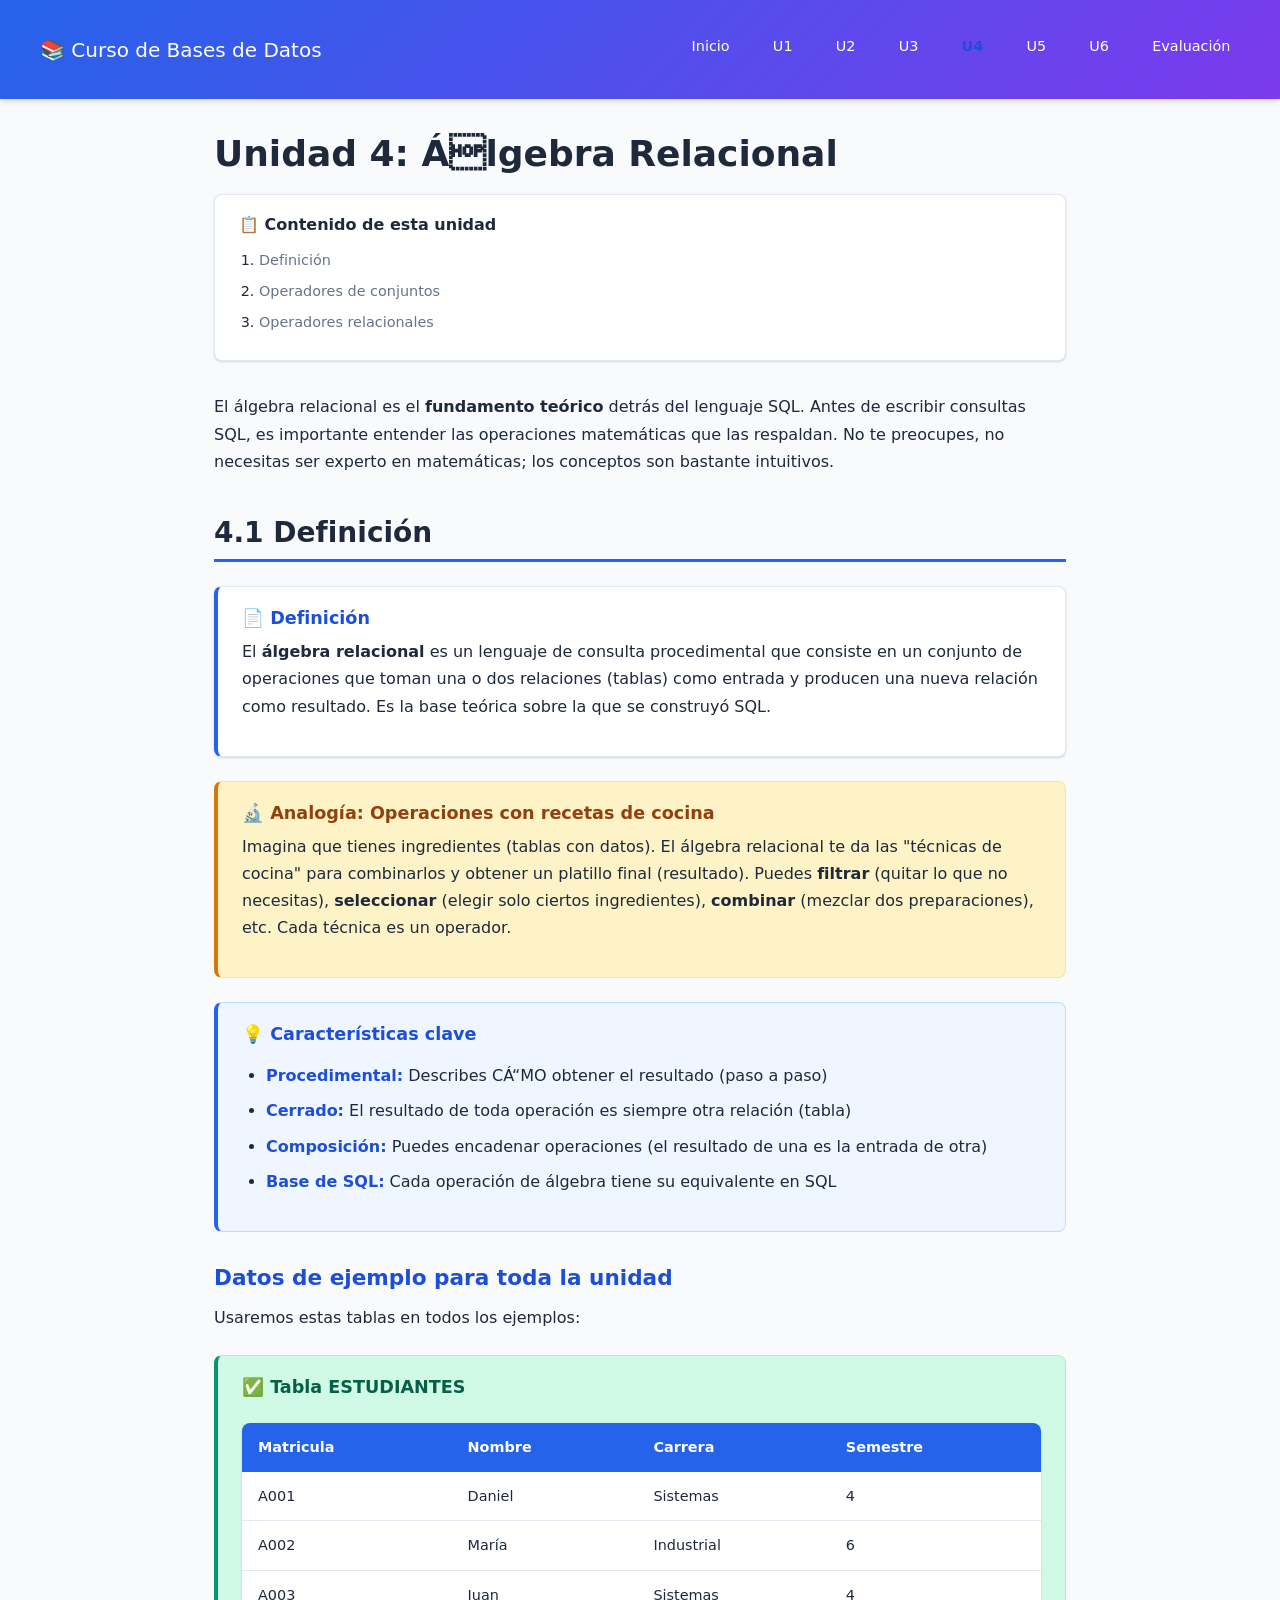
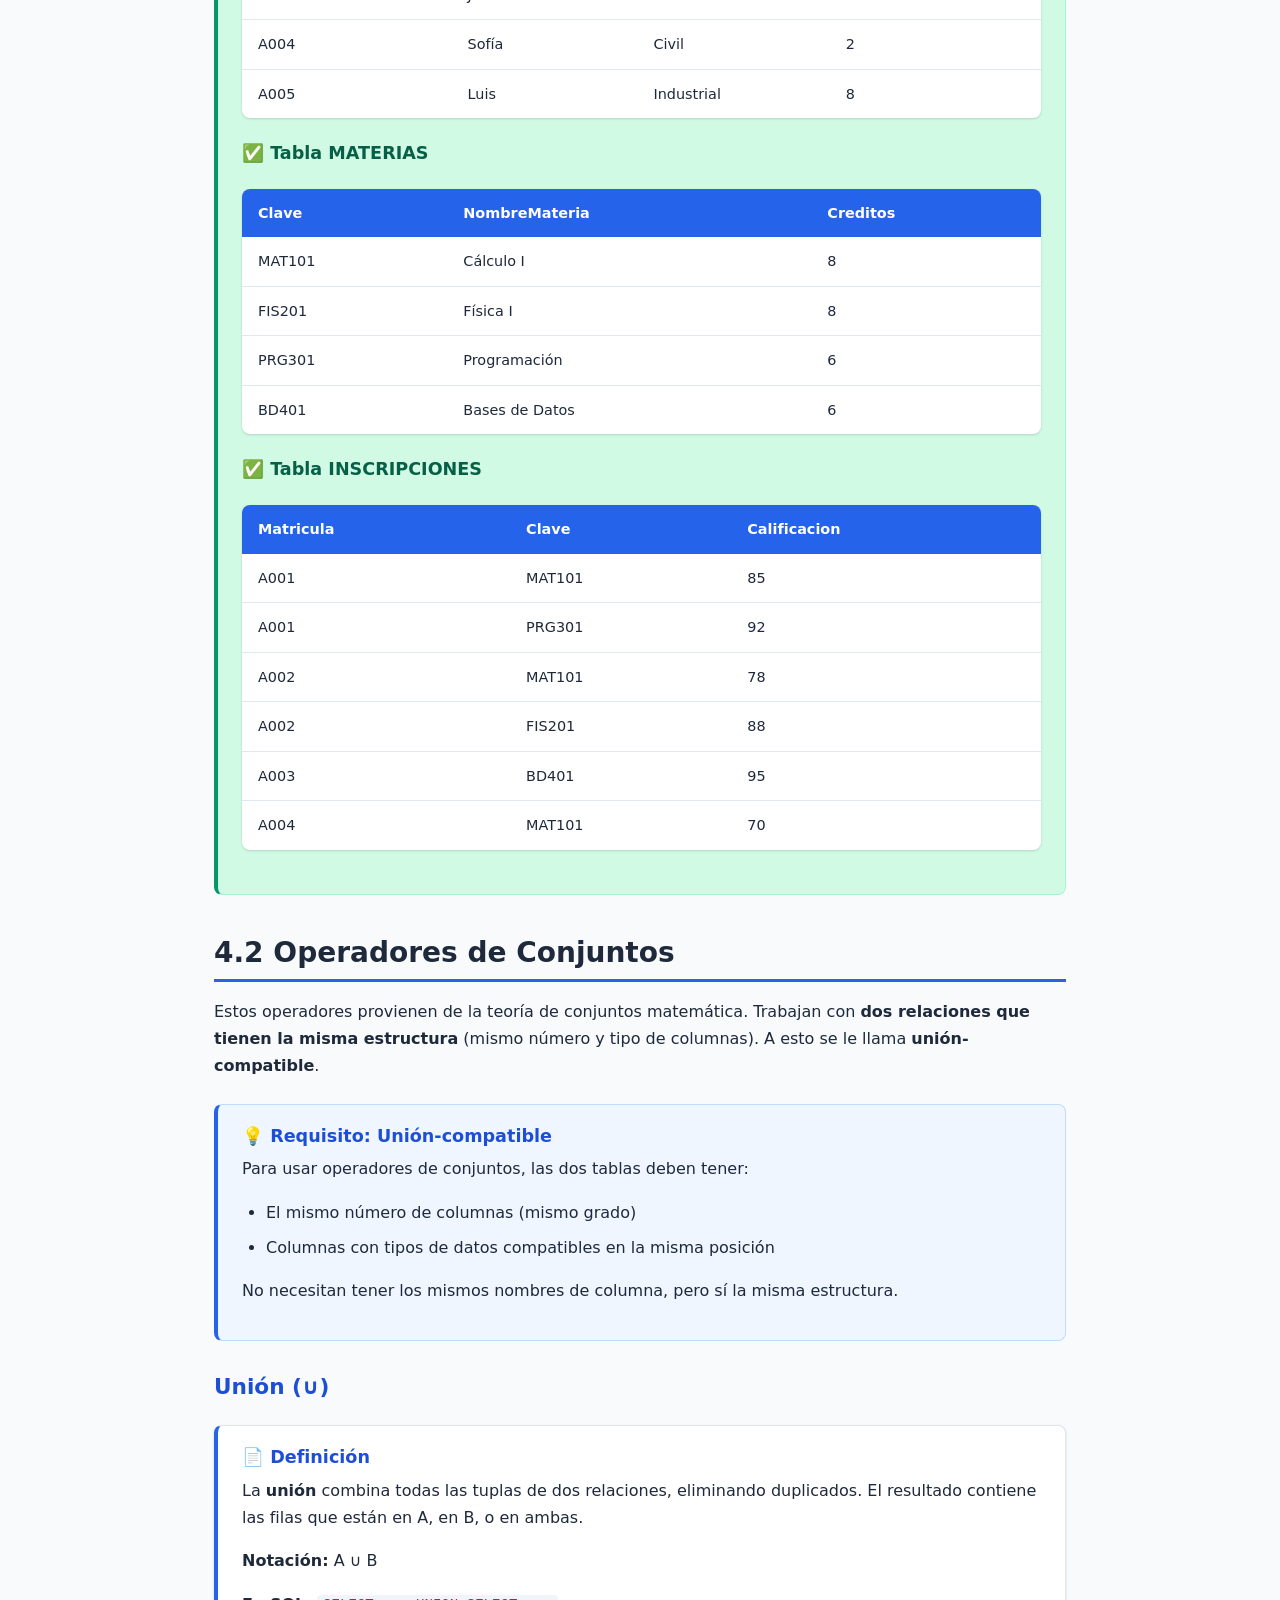
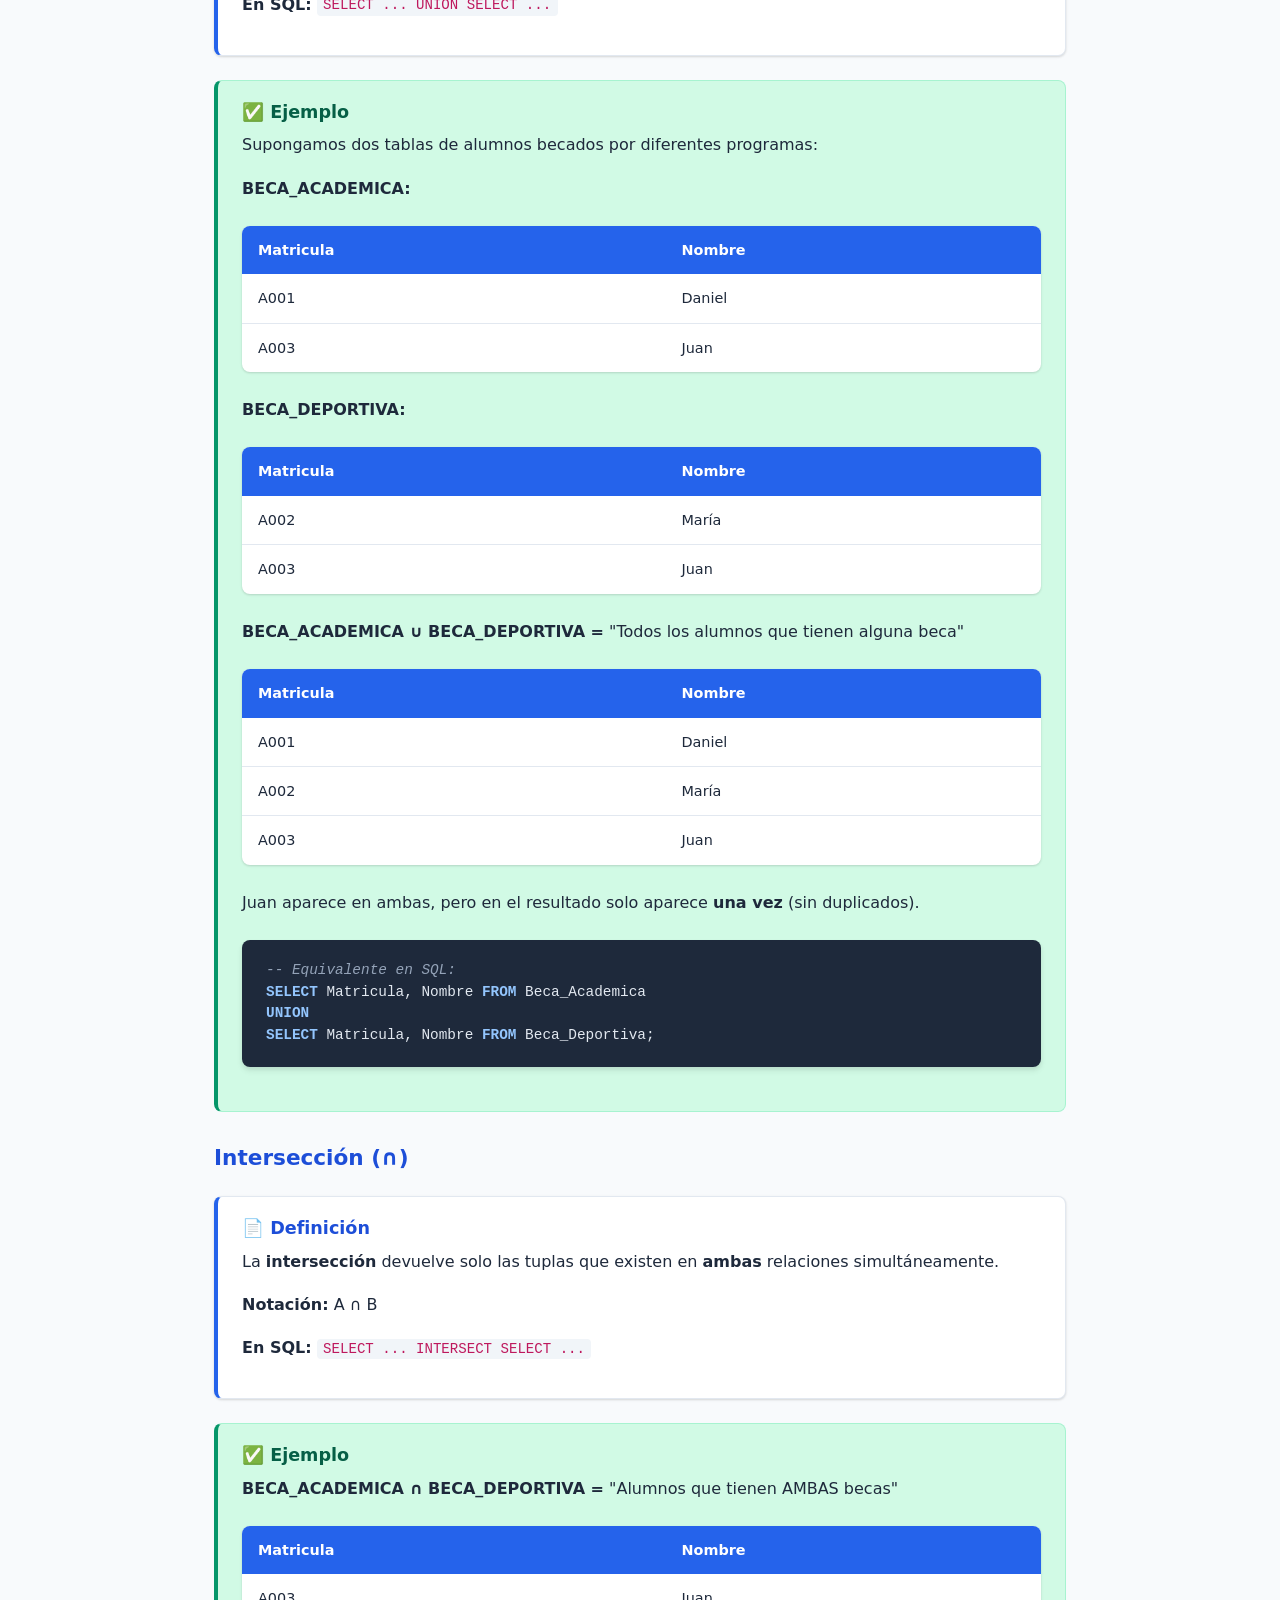
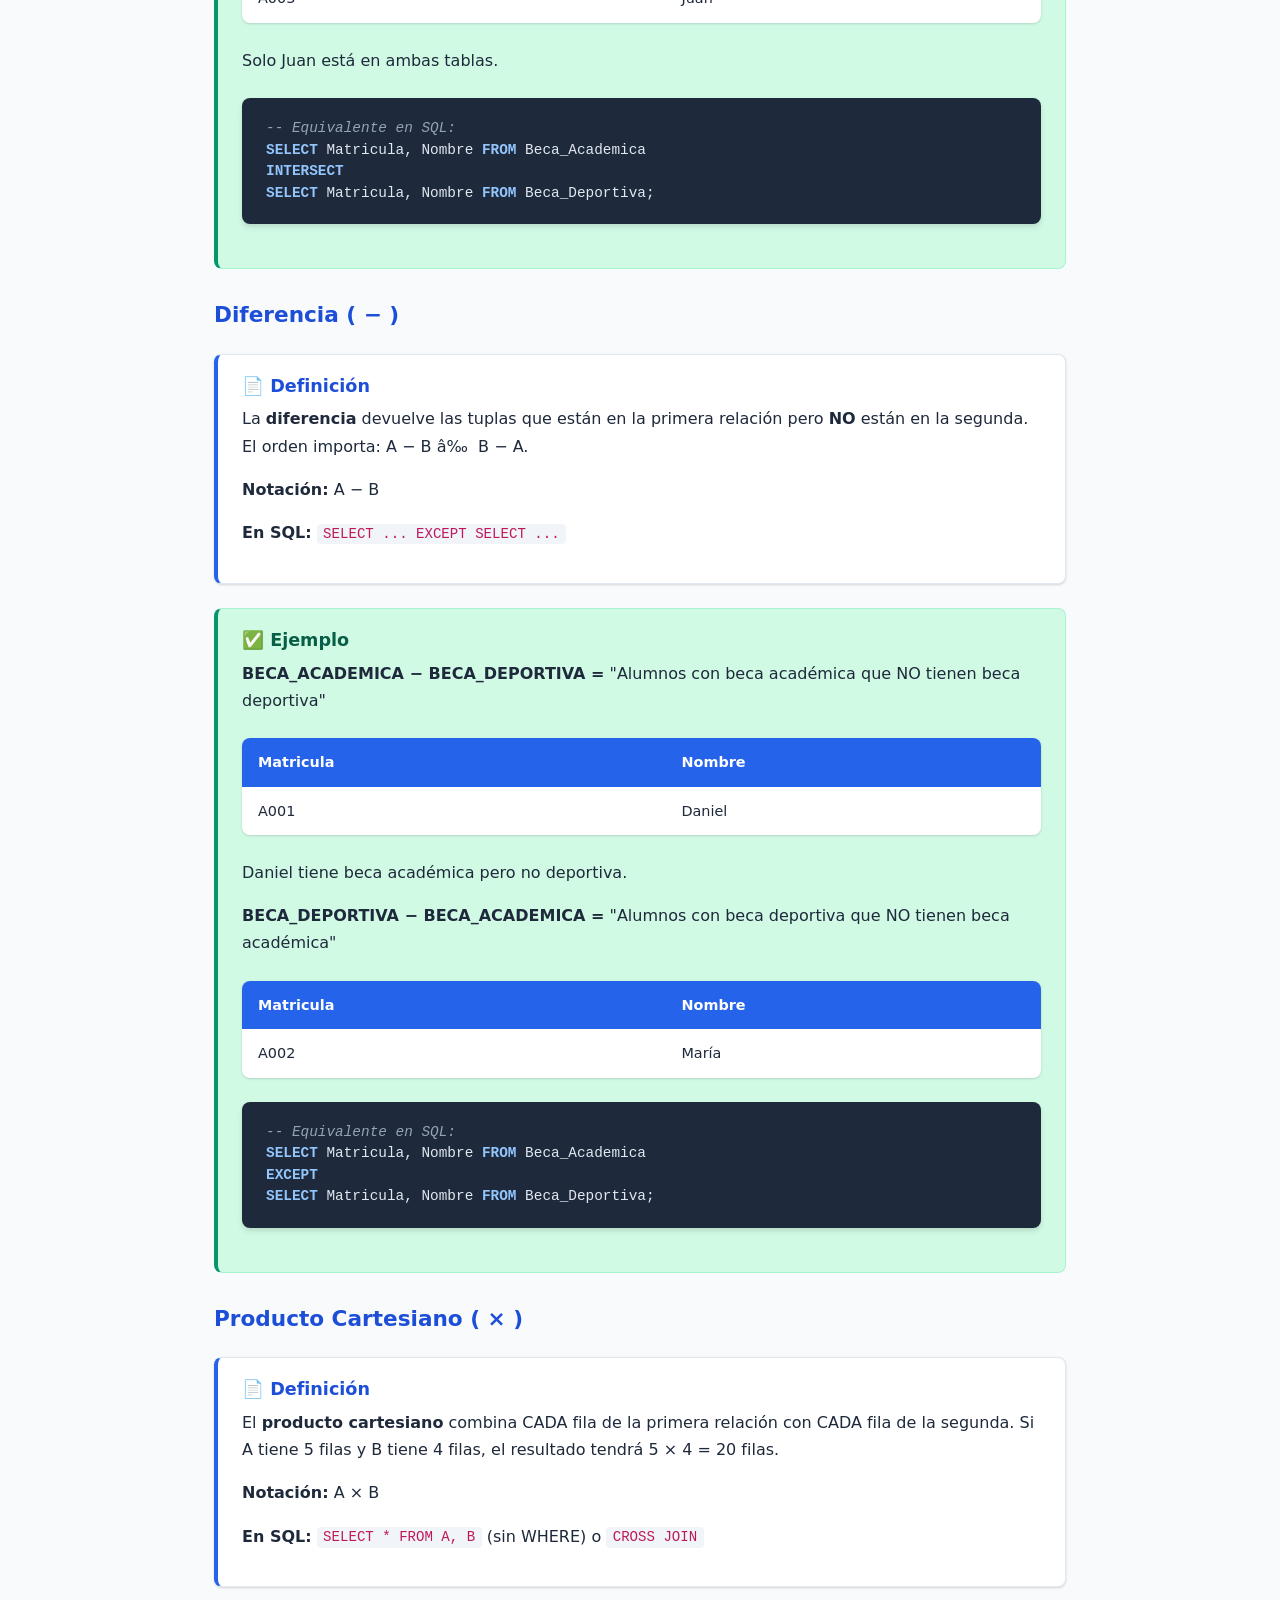
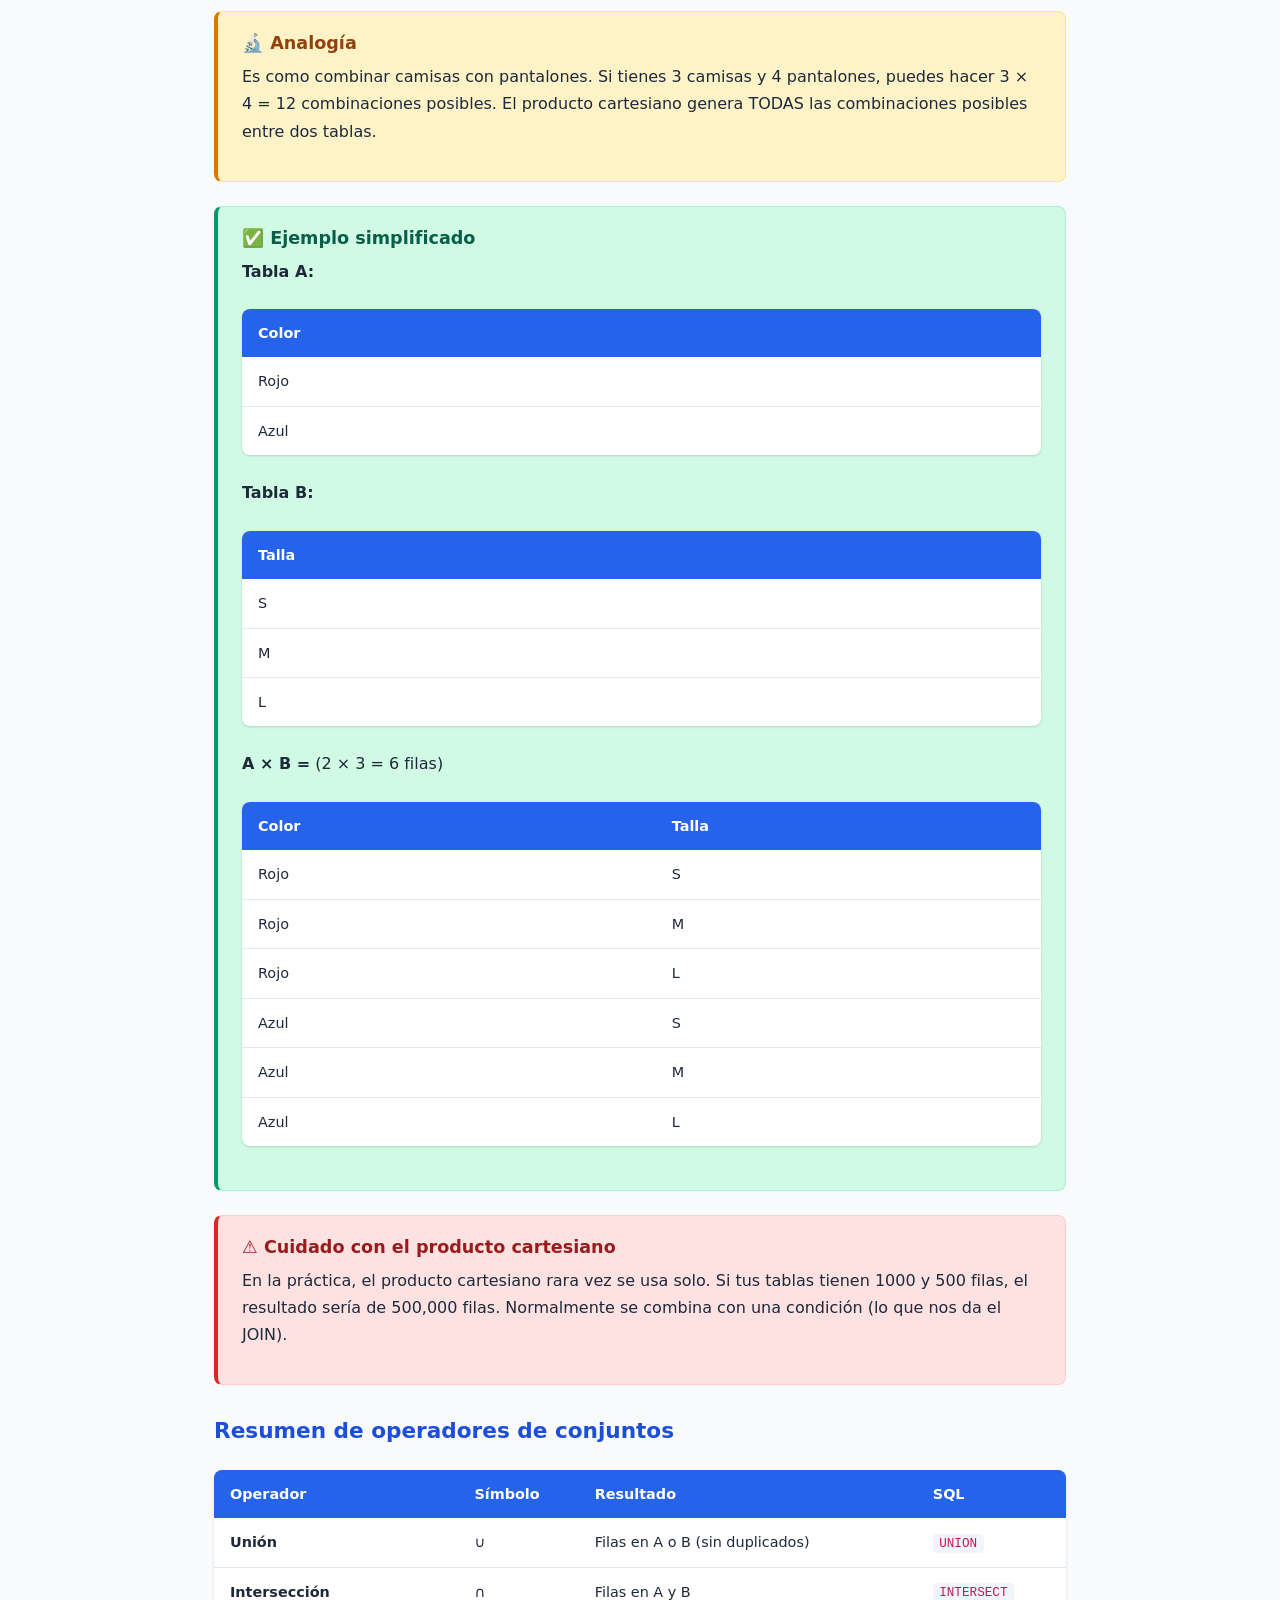
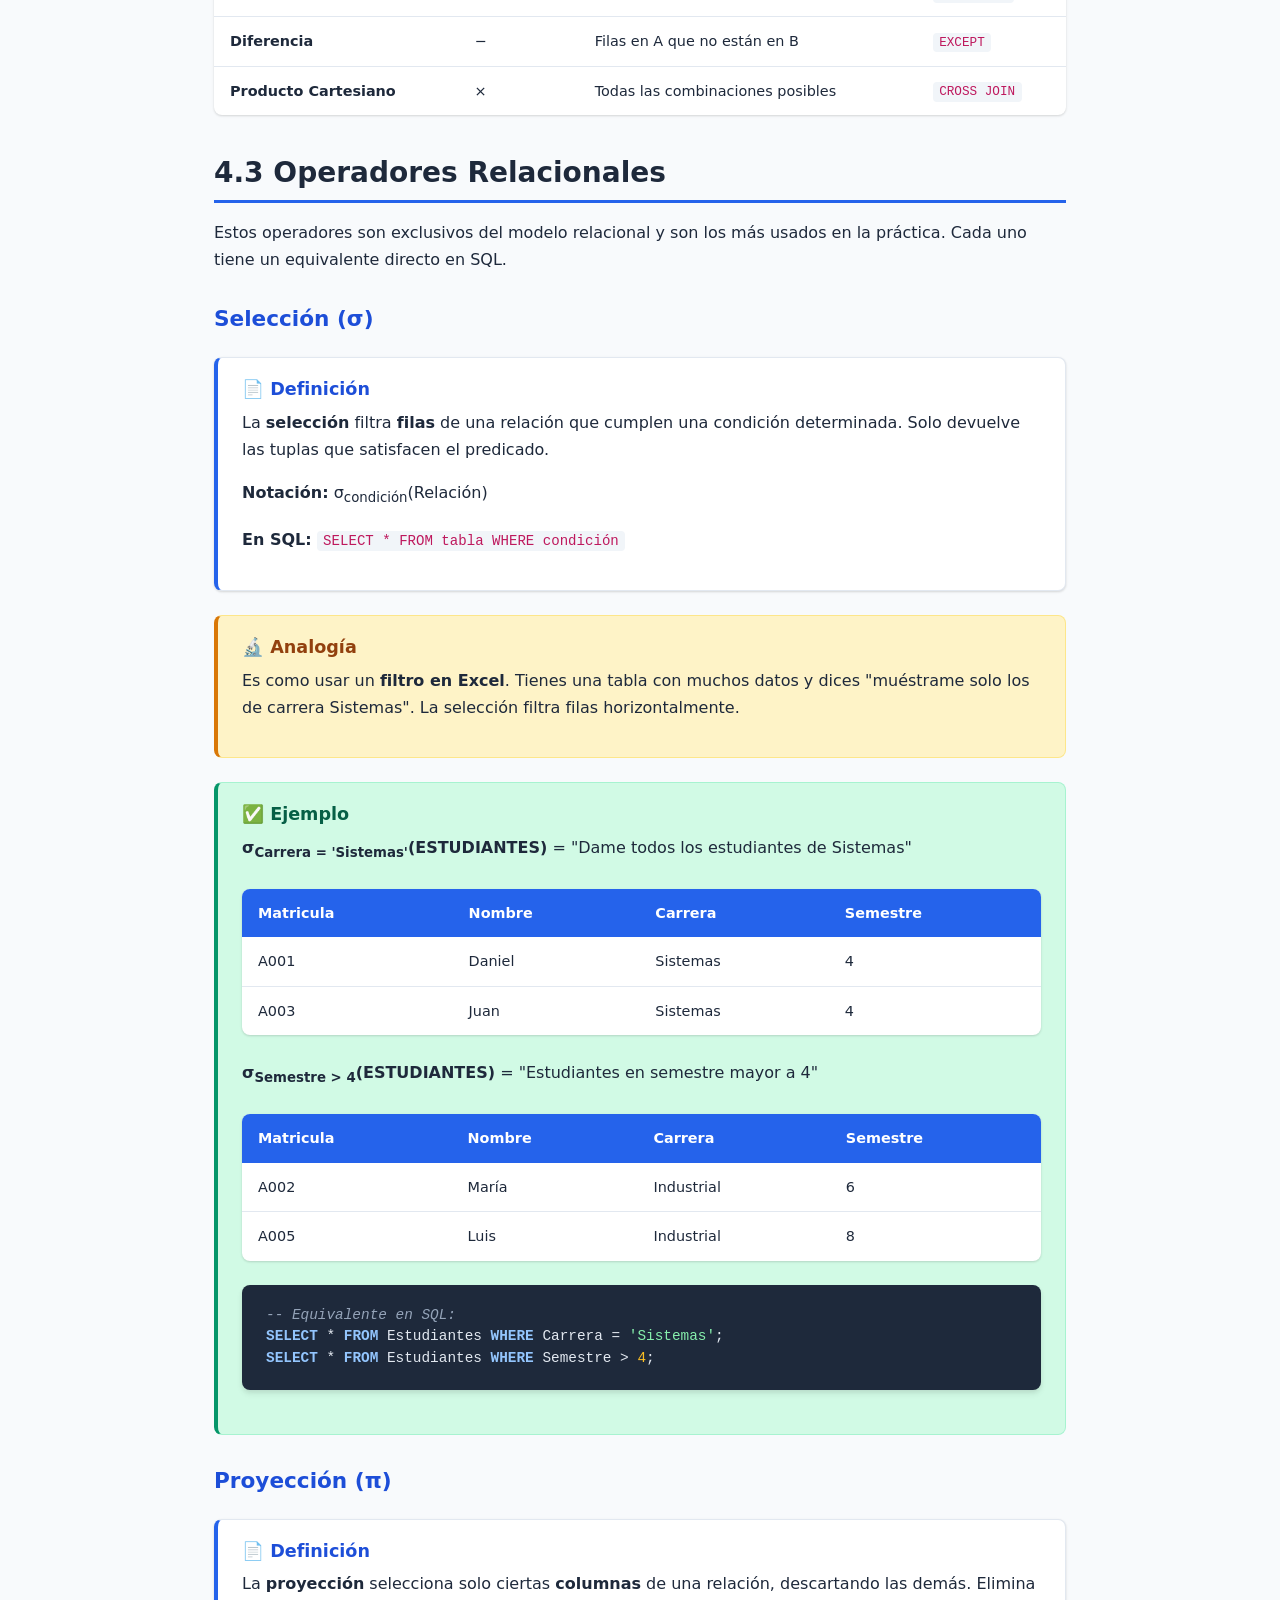
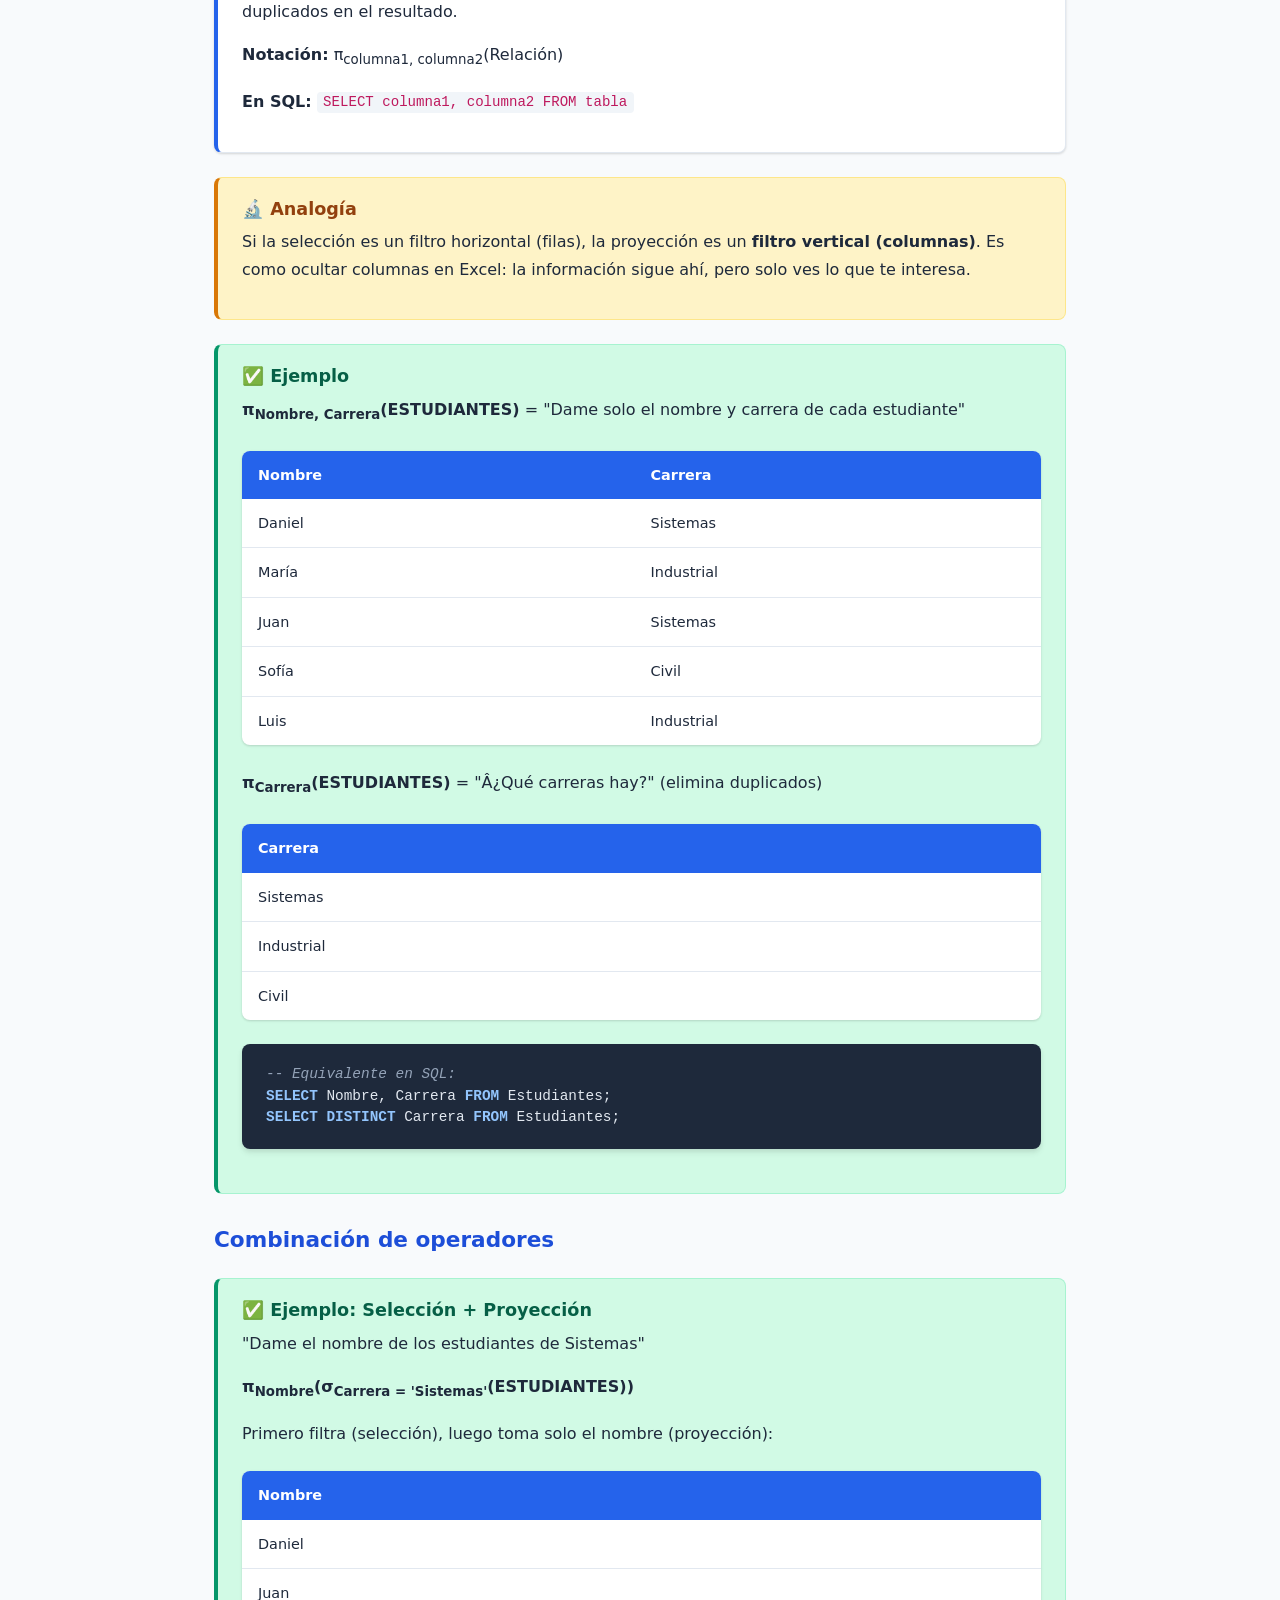
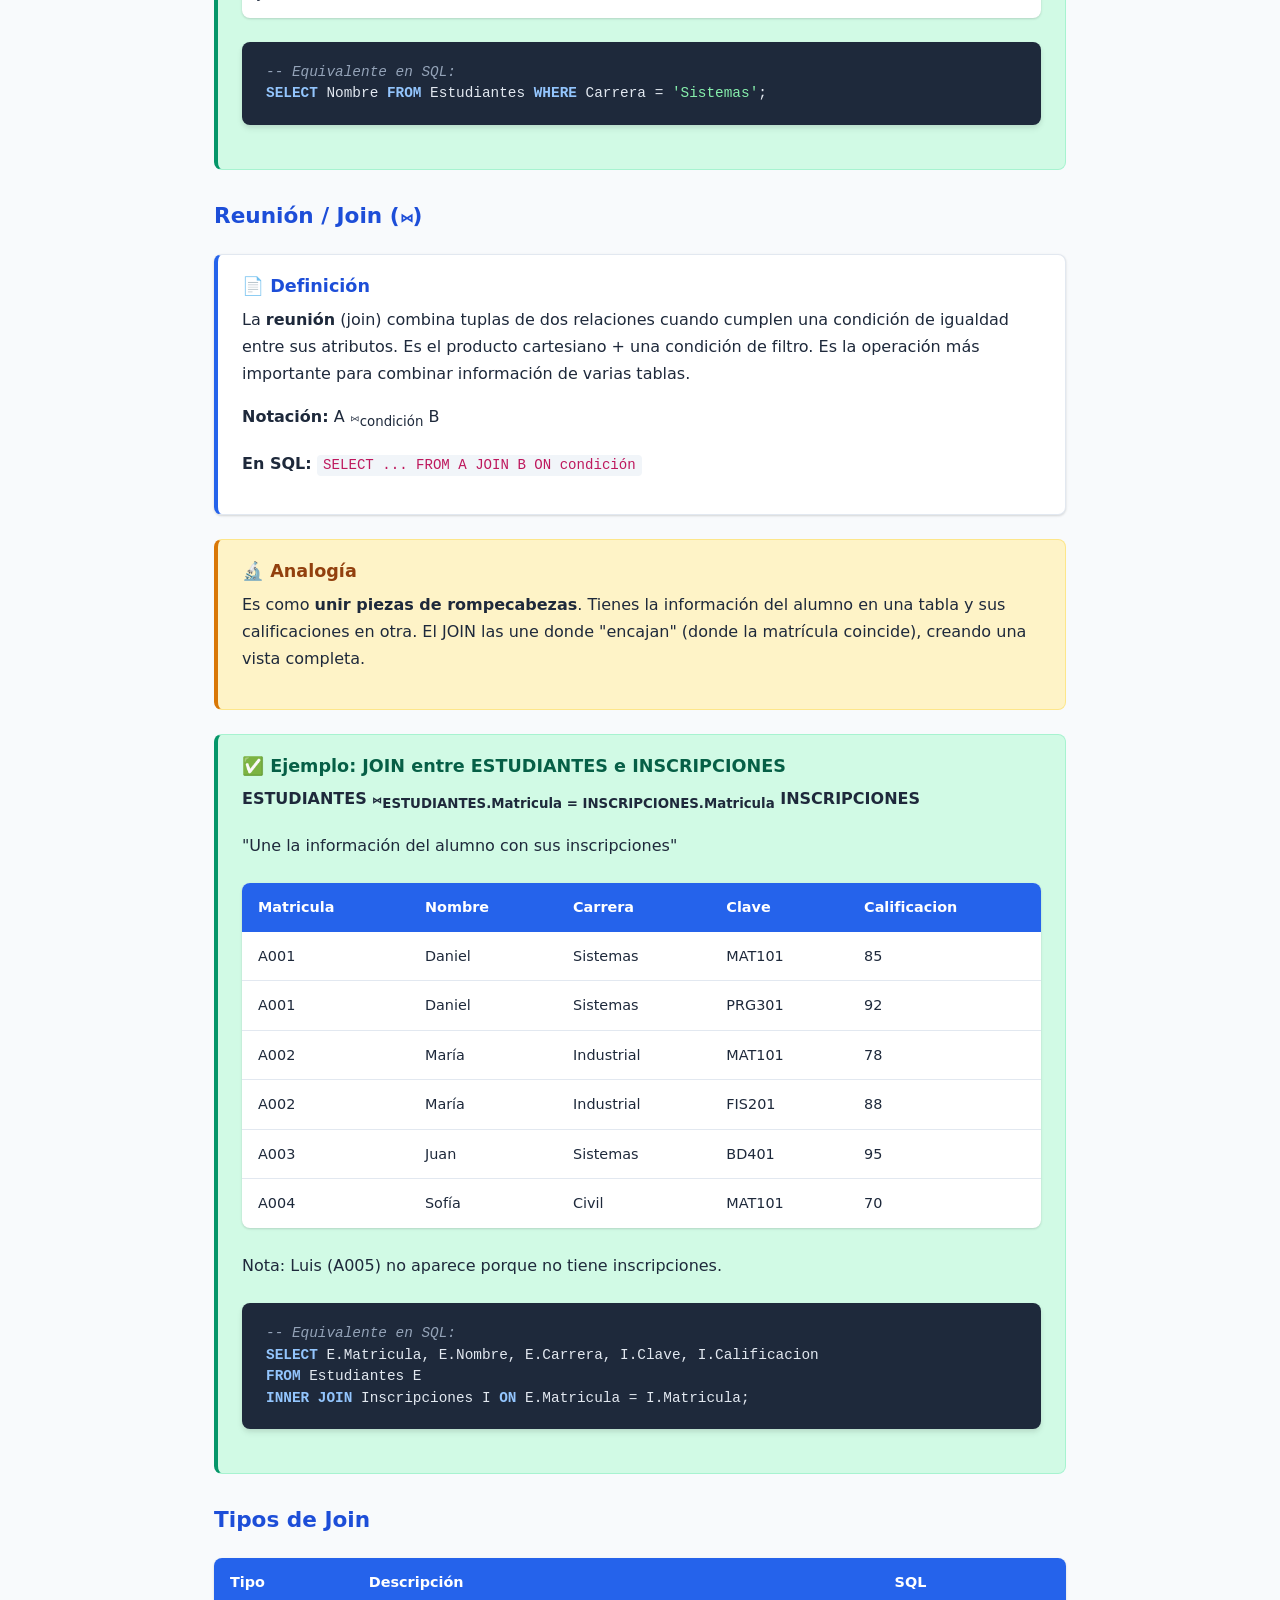
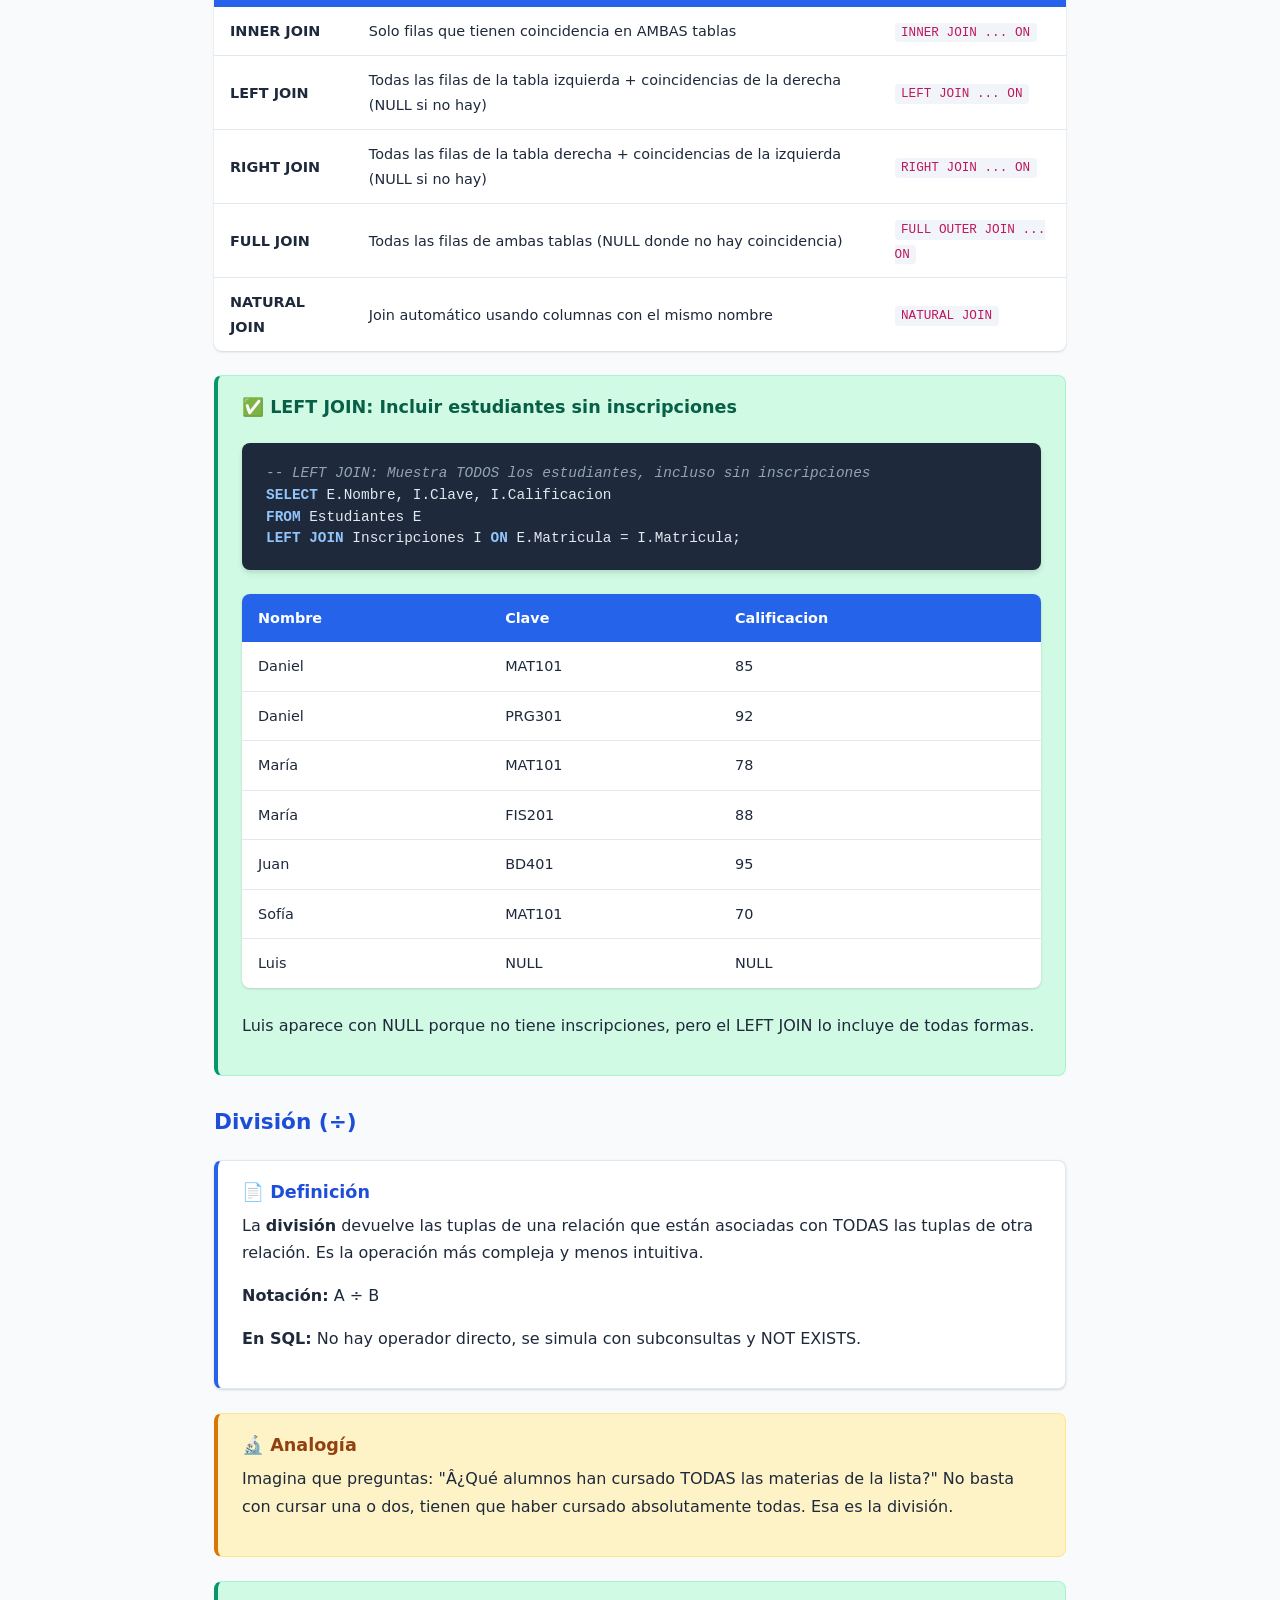
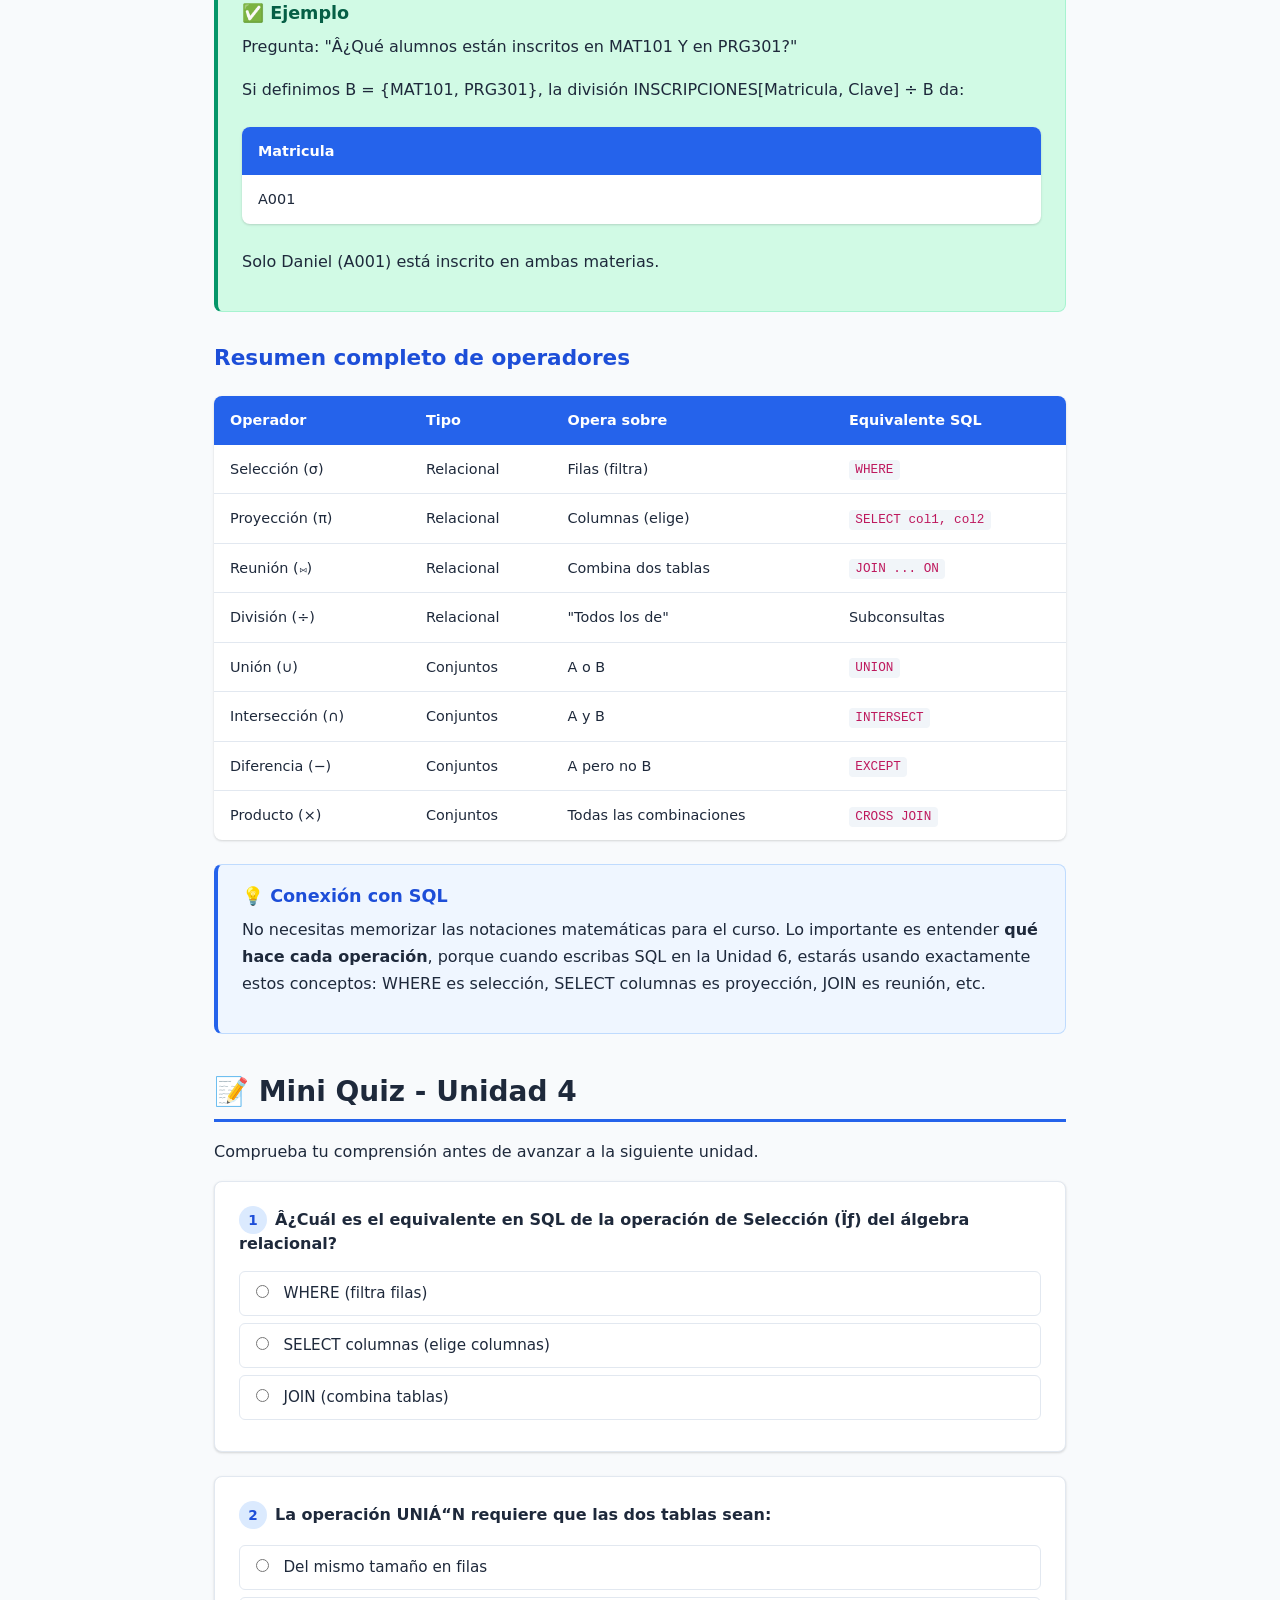
<file: unidad4.html>
<!DOCTYPE html>
<html lang="es">
<head>
    <meta charset="UTF-8">
    <meta name="viewport" content="width=device-width, initial-scale=1.0">
    <title>Unidad 4 - Álgebra Relacional | Curso de Bases de Datos</title>
    <link rel="stylesheet" href="styles.css">
</head>
<body>
    <header class="site-header">
        <nav class="nav-container">
            <a href="index.html" class="nav-brand">&#128218; Curso de Bases de Datos</a>
            <ul class="nav-links">
                <li><a href="index.html">Inicio</a></li>
                <li><a href="unidad1.html">U1</a></li>
                <li><a href="unidad2.html">U2</a></li>
                <li><a href="unidad3.html">U3</a></li>
                <li><a href="unidad4.html"><strong>U4</strong></a></li>
                <li><a href="unidad5.html">U5</a></li>
                <li><a href="unidad6.html">U6</a></li>
                <li><a href="evaluacion.html">Evaluaci&oacute;n</a></li>
            </ul>
        </nav>
    </header>

    <main class="main-content">
        <h1>Unidad 4: Álgebra Relacional</h1>

        <div class="toc">
            <h4>&#128203; Contenido de esta unidad</h4>
            <ol>
                <li><a href="#definicion">Definición</a></li>
                <li><a href="#conjuntos">Operadores de conjuntos</a></li>
                <li><a href="#relacionales">Operadores relacionales</a></li>
            </ol>
        </div>

        <p>El álgebra relacional es el <strong>fundamento teórico</strong> detrás del lenguaje SQL. Antes de escribir consultas SQL, es importante entender las operaciones matemáticas que las respaldan. No te preocupes, no necesitas ser experto en matemáticas; los conceptos son bastante intuitivos.</p>

        <!-- ============================================ -->
        <!-- SECCIÁ“N 4.1: DEFINICIÁ“N -->
        <!-- ============================================ -->
        <h2 id="definicion">4.1 Definición</h2>

        <div class="concept-box">
            <h4>&#128196; Definición</h4>
            <p>El <strong>álgebra relacional</strong> es un lenguaje de consulta procedimental que consiste en un conjunto de operaciones que toman una o dos relaciones (tablas) como entrada y producen una nueva relación como resultado. Es la base teórica sobre la que se construyó SQL.</p>
        </div>

        <div class="analogy-box">
            <h4>&#128300; Analogía: Operaciones con recetas de cocina</h4>
            <p>Imagina que tienes ingredientes (tablas con datos). El álgebra relacional te da las "técnicas de cocina" para combinarlos y obtener un platillo final (resultado). Puedes <strong>filtrar</strong> (quitar lo que no necesitas), <strong>seleccionar</strong> (elegir solo ciertos ingredientes), <strong>combinar</strong> (mezclar dos preparaciones), etc. Cada técnica es un operador.</p>
        </div>

        <div class="info-box">
            <h4>&#128161; Características clave</h4>
            <ul>
                <li><strong>Procedimental:</strong> Describes CÁ“MO obtener el resultado (paso a paso)</li>
                <li><strong>Cerrado:</strong> El resultado de toda operación es siempre otra relación (tabla)</li>
                <li><strong>Composición:</strong> Puedes encadenar operaciones (el resultado de una es la entrada de otra)</li>
                <li><strong>Base de SQL:</strong> Cada operación de álgebra tiene su equivalente en SQL</li>
            </ul>
        </div>

        <h3>Datos de ejemplo para toda la unidad</h3>
        <p>Usaremos estas tablas en todos los ejemplos:</p>

        <div class="example-box">
            <h4>&#9989; Tabla ESTUDIANTES</h4>
            <table>
                <thead>
                    <tr>
                        <th>Matricula</th>
                        <th>Nombre</th>
                        <th>Carrera</th>
                        <th>Semestre</th>
                    </tr>
                </thead>
                <tbody>
                    <tr><td>A001</td><td>Daniel</td><td>Sistemas</td><td>4</td></tr>
                    <tr><td>A002</td><td>María</td><td>Industrial</td><td>6</td></tr>
                    <tr><td>A003</td><td>Juan</td><td>Sistemas</td><td>4</td></tr>
                    <tr><td>A004</td><td>Sofía</td><td>Civil</td><td>2</td></tr>
                    <tr><td>A005</td><td>Luis</td><td>Industrial</td><td>8</td></tr>
                </tbody>
            </table>

            <h4>&#9989; Tabla MATERIAS</h4>
            <table>
                <thead>
                    <tr>
                        <th>Clave</th>
                        <th>NombreMateria</th>
                        <th>Creditos</th>
                    </tr>
                </thead>
                <tbody>
                    <tr><td>MAT101</td><td>Cálculo I</td><td>8</td></tr>
                    <tr><td>FIS201</td><td>Física I</td><td>8</td></tr>
                    <tr><td>PRG301</td><td>Programación</td><td>6</td></tr>
                    <tr><td>BD401</td><td>Bases de Datos</td><td>6</td></tr>
                </tbody>
            </table>

            <h4>&#9989; Tabla INSCRIPCIONES</h4>
            <table>
                <thead>
                    <tr>
                        <th>Matricula</th>
                        <th>Clave</th>
                        <th>Calificacion</th>
                    </tr>
                </thead>
                <tbody>
                    <tr><td>A001</td><td>MAT101</td><td>85</td></tr>
                    <tr><td>A001</td><td>PRG301</td><td>92</td></tr>
                    <tr><td>A002</td><td>MAT101</td><td>78</td></tr>
                    <tr><td>A002</td><td>FIS201</td><td>88</td></tr>
                    <tr><td>A003</td><td>BD401</td><td>95</td></tr>
                    <tr><td>A004</td><td>MAT101</td><td>70</td></tr>
                </tbody>
            </table>
        </div>

        <!-- ============================================ -->
        <!-- SECCIÁ“N 4.2: OPERADORES DE CONJUNTOS -->
        <!-- ============================================ -->
        <h2 id="conjuntos">4.2 Operadores de Conjuntos</h2>

        <p>Estos operadores provienen de la teoría de conjuntos matemática. Trabajan con <strong>dos relaciones que tienen la misma estructura</strong> (mismo número y tipo de columnas). A esto se le llama <strong>unión-compatible</strong>.</p>

        <div class="info-box">
            <h4>&#128161; Requisito: Unión-compatible</h4>
            <p>Para usar operadores de conjuntos, las dos tablas deben tener:</p>
            <ul>
                <li>El mismo número de columnas (mismo grado)</li>
                <li>Columnas con tipos de datos compatibles en la misma posición</li>
            </ul>
            <p>No necesitan tener los mismos nombres de columna, pero sí la misma estructura.</p>
        </div>

        <!-- UNIÁ“N -->
        <h3>Unión (&#8746;)</h3>
        <div class="concept-box">
            <h4>&#128196; Definición</h4>
            <p>La <strong>unión</strong> combina todas las tuplas de dos relaciones, eliminando duplicados. El resultado contiene las filas que están en A, en B, o en ambas.</p>
            <p><strong>Notación:</strong> A &#8746; B</p>
            <p><strong>En SQL:</strong> <code>SELECT ... UNION SELECT ...</code></p>
        </div>

        <div class="example-box">
            <h4>&#9989; Ejemplo</h4>
            <p>Supongamos dos tablas de alumnos becados por diferentes programas:</p>
            <p><strong>BECA_ACADEMICA:</strong></p>
            <table>
                <thead><tr><th>Matricula</th><th>Nombre</th></tr></thead>
                <tbody>
                    <tr><td>A001</td><td>Daniel</td></tr>
                    <tr><td>A003</td><td>Juan</td></tr>
                </tbody>
            </table>
            <p><strong>BECA_DEPORTIVA:</strong></p>
            <table>
                <thead><tr><th>Matricula</th><th>Nombre</th></tr></thead>
                <tbody>
                    <tr><td>A002</td><td>María</td></tr>
                    <tr><td>A003</td><td>Juan</td></tr>
                </tbody>
            </table>
            <p><strong>BECA_ACADEMICA &#8746; BECA_DEPORTIVA =</strong> "Todos los alumnos que tienen alguna beca"</p>
            <table>
                <thead><tr><th>Matricula</th><th>Nombre</th></tr></thead>
                <tbody>
                    <tr><td>A001</td><td>Daniel</td></tr>
                    <tr><td>A002</td><td>María</td></tr>
                    <tr><td>A003</td><td>Juan</td></tr>
                </tbody>
            </table>
            <p>Juan aparece en ambas, pero en el resultado solo aparece <strong>una vez</strong> (sin duplicados).</p>
<pre><code><span class="comment">-- Equivalente en SQL:</span>
<span class="keyword">SELECT</span> Matricula, Nombre <span class="keyword">FROM</span> Beca_Academica
<span class="keyword">UNION</span>
<span class="keyword">SELECT</span> Matricula, Nombre <span class="keyword">FROM</span> Beca_Deportiva;</code></pre>
        </div>

        <!-- INTERSECCIÁ“N -->
        <h3>Intersección (&#8745;)</h3>
        <div class="concept-box">
            <h4>&#128196; Definición</h4>
            <p>La <strong>intersección</strong> devuelve solo las tuplas que existen en <strong>ambas</strong> relaciones simultáneamente.</p>
            <p><strong>Notación:</strong> A &#8745; B</p>
            <p><strong>En SQL:</strong> <code>SELECT ... INTERSECT SELECT ...</code></p>
        </div>

        <div class="example-box">
            <h4>&#9989; Ejemplo</h4>
            <p><strong>BECA_ACADEMICA &#8745; BECA_DEPORTIVA =</strong> "Alumnos que tienen AMBAS becas"</p>
            <table>
                <thead><tr><th>Matricula</th><th>Nombre</th></tr></thead>
                <tbody>
                    <tr><td>A003</td><td>Juan</td></tr>
                </tbody>
            </table>
            <p>Solo Juan está en ambas tablas.</p>
<pre><code><span class="comment">-- Equivalente en SQL:</span>
<span class="keyword">SELECT</span> Matricula, Nombre <span class="keyword">FROM</span> Beca_Academica
<span class="keyword">INTERSECT</span>
<span class="keyword">SELECT</span> Matricula, Nombre <span class="keyword">FROM</span> Beca_Deportiva;</code></pre>
        </div>

        <!-- DIFERENCIA -->
        <h3>Diferencia ( &minus; )</h3>
        <div class="concept-box">
            <h4>&#128196; Definición</h4>
            <p>La <strong>diferencia</strong> devuelve las tuplas que están en la primera relación pero <strong>NO</strong> están en la segunda. El orden importa: A &minus; B â‰  B &minus; A.</p>
            <p><strong>Notación:</strong> A &minus; B</p>
            <p><strong>En SQL:</strong> <code>SELECT ... EXCEPT SELECT ...</code></p>
        </div>

        <div class="example-box">
            <h4>&#9989; Ejemplo</h4>
            <p><strong>BECA_ACADEMICA &minus; BECA_DEPORTIVA =</strong> "Alumnos con beca académica que NO tienen beca deportiva"</p>
            <table>
                <thead><tr><th>Matricula</th><th>Nombre</th></tr></thead>
                <tbody>
                    <tr><td>A001</td><td>Daniel</td></tr>
                </tbody>
            </table>
            <p>Daniel tiene beca académica pero no deportiva.</p>
            <p><strong>BECA_DEPORTIVA &minus; BECA_ACADEMICA =</strong> "Alumnos con beca deportiva que NO tienen beca académica"</p>
            <table>
                <thead><tr><th>Matricula</th><th>Nombre</th></tr></thead>
                <tbody>
                    <tr><td>A002</td><td>María</td></tr>
                </tbody>
            </table>
<pre><code><span class="comment">-- Equivalente en SQL:</span>
<span class="keyword">SELECT</span> Matricula, Nombre <span class="keyword">FROM</span> Beca_Academica
<span class="keyword">EXCEPT</span>
<span class="keyword">SELECT</span> Matricula, Nombre <span class="keyword">FROM</span> Beca_Deportiva;</code></pre>
        </div>

        <!-- PRODUCTO CARTESIANO -->
        <h3>Producto Cartesiano ( &times; )</h3>
        <div class="concept-box">
            <h4>&#128196; Definición</h4>
            <p>El <strong>producto cartesiano</strong> combina CADA fila de la primera relación con CADA fila de la segunda. Si A tiene 5 filas y B tiene 4 filas, el resultado tendrá 5 &times; 4 = 20 filas.</p>
            <p><strong>Notación:</strong> A &times; B</p>
            <p><strong>En SQL:</strong> <code>SELECT * FROM A, B</code> (sin WHERE) o <code>CROSS JOIN</code></p>
        </div>

        <div class="analogy-box">
            <h4>&#128300; Analogía</h4>
            <p>Es como combinar camisas con pantalones. Si tienes 3 camisas y 4 pantalones, puedes hacer 3 &times; 4 = 12 combinaciones posibles. El producto cartesiano genera TODAS las combinaciones posibles entre dos tablas.</p>
        </div>

        <div class="example-box">
            <h4>&#9989; Ejemplo simplificado</h4>
            <p><strong>Tabla A:</strong></p>
            <table>
                <thead><tr><th>Color</th></tr></thead>
                <tbody>
                    <tr><td>Rojo</td></tr>
                    <tr><td>Azul</td></tr>
                </tbody>
            </table>
            <p><strong>Tabla B:</strong></p>
            <table>
                <thead><tr><th>Talla</th></tr></thead>
                <tbody>
                    <tr><td>S</td></tr>
                    <tr><td>M</td></tr>
                    <tr><td>L</td></tr>
                </tbody>
            </table>
            <p><strong>A &times; B =</strong> (2 &times; 3 = 6 filas)</p>
            <table>
                <thead><tr><th>Color</th><th>Talla</th></tr></thead>
                <tbody>
                    <tr><td>Rojo</td><td>S</td></tr>
                    <tr><td>Rojo</td><td>M</td></tr>
                    <tr><td>Rojo</td><td>L</td></tr>
                    <tr><td>Azul</td><td>S</td></tr>
                    <tr><td>Azul</td><td>M</td></tr>
                    <tr><td>Azul</td><td>L</td></tr>
                </tbody>
            </table>
        </div>

        <div class="warning-box">
            <h4>&#9888;&#65039; Cuidado con el producto cartesiano</h4>
            <p>En la práctica, el producto cartesiano rara vez se usa solo. Si tus tablas tienen 1000 y 500 filas, el resultado sería de 500,000 filas. Normalmente se combina con una condición (lo que nos da el JOIN).</p>
        </div>

        <!-- Resumen de operadores de conjuntos -->
        <h3>Resumen de operadores de conjuntos</h3>
        <table>
            <thead>
                <tr>
                    <th>Operador</th>
                    <th>Símbolo</th>
                    <th>Resultado</th>
                    <th>SQL</th>
                </tr>
            </thead>
            <tbody>
                <tr>
                    <td><strong>Unión</strong></td>
                    <td>&#8746;</td>
                    <td>Filas en A o B (sin duplicados)</td>
                    <td><code>UNION</code></td>
                </tr>
                <tr>
                    <td><strong>Intersección</strong></td>
                    <td>&#8745;</td>
                    <td>Filas en A y B</td>
                    <td><code>INTERSECT</code></td>
                </tr>
                <tr>
                    <td><strong>Diferencia</strong></td>
                    <td>&minus;</td>
                    <td>Filas en A que no están en B</td>
                    <td><code>EXCEPT</code></td>
                </tr>
                <tr>
                    <td><strong>Producto Cartesiano</strong></td>
                    <td>&times;</td>
                    <td>Todas las combinaciones posibles</td>
                    <td><code>CROSS JOIN</code></td>
                </tr>
            </tbody>
        </table>

        <!-- ============================================ -->
        <!-- SECCIÁ“N 4.3: OPERADORES RELACIONALES -->
        <!-- ============================================ -->
        <h2 id="relacionales">4.3 Operadores Relacionales</h2>

        <p>Estos operadores son exclusivos del modelo relacional y son los más usados en la práctica. Cada uno tiene un equivalente directo en SQL.</p>

        <!-- SELECCIÁ“N -->
        <h3>Selección (&sigma;)</h3>
        <div class="concept-box">
            <h4>&#128196; Definición</h4>
            <p>La <strong>selección</strong> filtra <strong>filas</strong> de una relación que cumplen una condición determinada. Solo devuelve las tuplas que satisfacen el predicado.</p>
            <p><strong>Notación:</strong> &sigma;<sub>condición</sub>(Relación)</p>
            <p><strong>En SQL:</strong> <code>SELECT * FROM tabla WHERE condición</code></p>
        </div>

        <div class="analogy-box">
            <h4>&#128300; Analogía</h4>
            <p>Es como usar un <strong>filtro en Excel</strong>. Tienes una tabla con muchos datos y dices "muéstrame solo los de carrera Sistemas". La selección filtra filas horizontalmente.</p>
        </div>

        <div class="example-box">
            <h4>&#9989; Ejemplo</h4>
            <p><strong>&sigma;<sub>Carrera = 'Sistemas'</sub>(ESTUDIANTES)</strong> = "Dame todos los estudiantes de Sistemas"</p>
            <table>
                <thead>
                    <tr><th>Matricula</th><th>Nombre</th><th>Carrera</th><th>Semestre</th></tr>
                </thead>
                <tbody>
                    <tr><td>A001</td><td>Daniel</td><td>Sistemas</td><td>4</td></tr>
                    <tr><td>A003</td><td>Juan</td><td>Sistemas</td><td>4</td></tr>
                </tbody>
            </table>
            <p><strong>&sigma;<sub>Semestre > 4</sub>(ESTUDIANTES)</strong> = "Estudiantes en semestre mayor a 4"</p>
            <table>
                <thead>
                    <tr><th>Matricula</th><th>Nombre</th><th>Carrera</th><th>Semestre</th></tr>
                </thead>
                <tbody>
                    <tr><td>A002</td><td>María</td><td>Industrial</td><td>6</td></tr>
                    <tr><td>A005</td><td>Luis</td><td>Industrial</td><td>8</td></tr>
                </tbody>
            </table>
<pre><code><span class="comment">-- Equivalente en SQL:</span>
<span class="keyword">SELECT</span> * <span class="keyword">FROM</span> Estudiantes <span class="keyword">WHERE</span> Carrera = <span class="string">'Sistemas'</span>;
<span class="keyword">SELECT</span> * <span class="keyword">FROM</span> Estudiantes <span class="keyword">WHERE</span> Semestre > <span class="number">4</span>;</code></pre>
        </div>

        <!-- PROYECCIÁ“N -->
        <h3>Proyección (&pi;)</h3>
        <div class="concept-box">
            <h4>&#128196; Definición</h4>
            <p>La <strong>proyección</strong> selecciona solo ciertas <strong>columnas</strong> de una relación, descartando las demás. Elimina duplicados en el resultado.</p>
            <p><strong>Notación:</strong> &pi;<sub>columna1, columna2</sub>(Relación)</p>
            <p><strong>En SQL:</strong> <code>SELECT columna1, columna2 FROM tabla</code></p>
        </div>

        <div class="analogy-box">
            <h4>&#128300; Analogía</h4>
            <p>Si la selección es un filtro horizontal (filas), la proyección es un <strong>filtro vertical (columnas)</strong>. Es como ocultar columnas en Excel: la información sigue ahí, pero solo ves lo que te interesa.</p>
        </div>

        <div class="example-box">
            <h4>&#9989; Ejemplo</h4>
            <p><strong>&pi;<sub>Nombre, Carrera</sub>(ESTUDIANTES)</strong> = "Dame solo el nombre y carrera de cada estudiante"</p>
            <table>
                <thead>
                    <tr><th>Nombre</th><th>Carrera</th></tr>
                </thead>
                <tbody>
                    <tr><td>Daniel</td><td>Sistemas</td></tr>
                    <tr><td>María</td><td>Industrial</td></tr>
                    <tr><td>Juan</td><td>Sistemas</td></tr>
                    <tr><td>Sofía</td><td>Civil</td></tr>
                    <tr><td>Luis</td><td>Industrial</td></tr>
                </tbody>
            </table>
            <p><strong>&pi;<sub>Carrera</sub>(ESTUDIANTES)</strong> = "Â¿Qué carreras hay?" (elimina duplicados)</p>
            <table>
                <thead>
                    <tr><th>Carrera</th></tr>
                </thead>
                <tbody>
                    <tr><td>Sistemas</td></tr>
                    <tr><td>Industrial</td></tr>
                    <tr><td>Civil</td></tr>
                </tbody>
            </table>
<pre><code><span class="comment">-- Equivalente en SQL:</span>
<span class="keyword">SELECT</span> Nombre, Carrera <span class="keyword">FROM</span> Estudiantes;
<span class="keyword">SELECT DISTINCT</span> Carrera <span class="keyword">FROM</span> Estudiantes;</code></pre>
        </div>

        <!-- COMBINACIÁ“N DE SELECCIÁ“N Y PROYECCIÁ“N -->
        <h3>Combinación de operadores</h3>
        <div class="example-box">
            <h4>&#9989; Ejemplo: Selección + Proyección</h4>
            <p>"Dame el nombre de los estudiantes de Sistemas"</p>
            <p><strong>&pi;<sub>Nombre</sub>(&sigma;<sub>Carrera = 'Sistemas'</sub>(ESTUDIANTES))</strong></p>
            <p>Primero filtra (selección), luego toma solo el nombre (proyección):</p>
            <table>
                <thead><tr><th>Nombre</th></tr></thead>
                <tbody>
                    <tr><td>Daniel</td></tr>
                    <tr><td>Juan</td></tr>
                </tbody>
            </table>
<pre><code><span class="comment">-- Equivalente en SQL:</span>
<span class="keyword">SELECT</span> Nombre <span class="keyword">FROM</span> Estudiantes <span class="keyword">WHERE</span> Carrera = <span class="string">'Sistemas'</span>;</code></pre>
        </div>

        <!-- JOIN / REUNIÁ“N -->
        <h3>Reunión / Join (&#10781;)</h3>
        <div class="concept-box">
            <h4>&#128196; Definición</h4>
            <p>La <strong>reunión</strong> (join) combina tuplas de dos relaciones cuando cumplen una condición de igualdad entre sus atributos. Es el producto cartesiano + una condición de filtro. Es la operación más importante para combinar información de varias tablas.</p>
            <p><strong>Notación:</strong> A &#10781;<sub>condición</sub> B</p>
            <p><strong>En SQL:</strong> <code>SELECT ... FROM A JOIN B ON condición</code></p>
        </div>

        <div class="analogy-box">
            <h4>&#128300; Analogía</h4>
            <p>Es como <strong>unir piezas de rompecabezas</strong>. Tienes la información del alumno en una tabla y sus calificaciones en otra. El JOIN las une donde "encajan" (donde la matrícula coincide), creando una vista completa.</p>
        </div>

        <div class="example-box">
            <h4>&#9989; Ejemplo: JOIN entre ESTUDIANTES e INSCRIPCIONES</h4>
            <p><strong>ESTUDIANTES &#10781;<sub>ESTUDIANTES.Matricula = INSCRIPCIONES.Matricula</sub> INSCRIPCIONES</strong></p>
            <p>"Une la información del alumno con sus inscripciones"</p>
            <table>
                <thead>
                    <tr><th>Matricula</th><th>Nombre</th><th>Carrera</th><th>Clave</th><th>Calificacion</th></tr>
                </thead>
                <tbody>
                    <tr><td>A001</td><td>Daniel</td><td>Sistemas</td><td>MAT101</td><td>85</td></tr>
                    <tr><td>A001</td><td>Daniel</td><td>Sistemas</td><td>PRG301</td><td>92</td></tr>
                    <tr><td>A002</td><td>María</td><td>Industrial</td><td>MAT101</td><td>78</td></tr>
                    <tr><td>A002</td><td>María</td><td>Industrial</td><td>FIS201</td><td>88</td></tr>
                    <tr><td>A003</td><td>Juan</td><td>Sistemas</td><td>BD401</td><td>95</td></tr>
                    <tr><td>A004</td><td>Sofía</td><td>Civil</td><td>MAT101</td><td>70</td></tr>
                </tbody>
            </table>
            <p>Nota: Luis (A005) no aparece porque no tiene inscripciones.</p>
<pre><code><span class="comment">-- Equivalente en SQL:</span>
<span class="keyword">SELECT</span> E.Matricula, E.Nombre, E.Carrera, I.Clave, I.Calificacion
<span class="keyword">FROM</span> Estudiantes E
<span class="keyword">INNER JOIN</span> Inscripciones I <span class="keyword">ON</span> E.Matricula = I.Matricula;</code></pre>
        </div>

        <!-- Tipos de JOIN -->
        <h3>Tipos de Join</h3>
        <table>
            <thead>
                <tr>
                    <th>Tipo</th>
                    <th>Descripción</th>
                    <th>SQL</th>
                </tr>
            </thead>
            <tbody>
                <tr>
                    <td><strong>INNER JOIN</strong></td>
                    <td>Solo filas que tienen coincidencia en AMBAS tablas</td>
                    <td><code>INNER JOIN ... ON</code></td>
                </tr>
                <tr>
                    <td><strong>LEFT JOIN</strong></td>
                    <td>Todas las filas de la tabla izquierda + coincidencias de la derecha (NULL si no hay)</td>
                    <td><code>LEFT JOIN ... ON</code></td>
                </tr>
                <tr>
                    <td><strong>RIGHT JOIN</strong></td>
                    <td>Todas las filas de la tabla derecha + coincidencias de la izquierda (NULL si no hay)</td>
                    <td><code>RIGHT JOIN ... ON</code></td>
                </tr>
                <tr>
                    <td><strong>FULL JOIN</strong></td>
                    <td>Todas las filas de ambas tablas (NULL donde no hay coincidencia)</td>
                    <td><code>FULL OUTER JOIN ... ON</code></td>
                </tr>
                <tr>
                    <td><strong>NATURAL JOIN</strong></td>
                    <td>Join automático usando columnas con el mismo nombre</td>
                    <td><code>NATURAL JOIN</code></td>
                </tr>
            </tbody>
        </table>

        <div class="example-box">
            <h4>&#9989; LEFT JOIN: Incluir estudiantes sin inscripciones</h4>
<pre><code><span class="comment">-- LEFT JOIN: Muestra TODOS los estudiantes, incluso sin inscripciones</span>
<span class="keyword">SELECT</span> E.Nombre, I.Clave, I.Calificacion
<span class="keyword">FROM</span> Estudiantes E
<span class="keyword">LEFT JOIN</span> Inscripciones I <span class="keyword">ON</span> E.Matricula = I.Matricula;</code></pre>
            <table>
                <thead><tr><th>Nombre</th><th>Clave</th><th>Calificacion</th></tr></thead>
                <tbody>
                    <tr><td>Daniel</td><td>MAT101</td><td>85</td></tr>
                    <tr><td>Daniel</td><td>PRG301</td><td>92</td></tr>
                    <tr><td>María</td><td>MAT101</td><td>78</td></tr>
                    <tr><td>María</td><td>FIS201</td><td>88</td></tr>
                    <tr><td>Juan</td><td>BD401</td><td>95</td></tr>
                    <tr><td>Sofía</td><td>MAT101</td><td>70</td></tr>
                    <tr><td>Luis</td><td>NULL</td><td>NULL</td></tr>
                </tbody>
            </table>
            <p>Luis aparece con NULL porque no tiene inscripciones, pero el LEFT JOIN lo incluye de todas formas.</p>
        </div>

        <!-- DIVISIÁ“N -->
        <h3>División (&divide;)</h3>
        <div class="concept-box">
            <h4>&#128196; Definición</h4>
            <p>La <strong>división</strong> devuelve las tuplas de una relación que están asociadas con TODAS las tuplas de otra relación. Es la operación más compleja y menos intuitiva.</p>
            <p><strong>Notación:</strong> A &divide; B</p>
            <p><strong>En SQL:</strong> No hay operador directo, se simula con subconsultas y NOT EXISTS.</p>
        </div>

        <div class="analogy-box">
            <h4>&#128300; Analogía</h4>
            <p>Imagina que preguntas: "Â¿Qué alumnos han cursado TODAS las materias de la lista?" No basta con cursar una o dos, tienen que haber cursado absolutamente todas. Esa es la división.</p>
        </div>

        <div class="example-box">
            <h4>&#9989; Ejemplo</h4>
            <p>Pregunta: "Â¿Qué alumnos están inscritos en MAT101 Y en PRG301?"</p>
            <p>Si definimos B = {MAT101, PRG301}, la división INSCRIPCIONES[Matricula, Clave] &divide; B da:</p>
            <table>
                <thead><tr><th>Matricula</th></tr></thead>
                <tbody>
                    <tr><td>A001</td></tr>
                </tbody>
            </table>
            <p>Solo Daniel (A001) está inscrito en ambas materias.</p>
        </div>

        <!-- Resumen general -->
        <h3>Resumen completo de operadores</h3>
        <table>
            <thead>
                <tr>
                    <th>Operador</th>
                    <th>Tipo</th>
                    <th>Opera sobre</th>
                    <th>Equivalente SQL</th>
                </tr>
            </thead>
            <tbody>
                <tr>
                    <td>Selección (&sigma;)</td>
                    <td>Relacional</td>
                    <td>Filas (filtra)</td>
                    <td><code>WHERE</code></td>
                </tr>
                <tr>
                    <td>Proyección (&pi;)</td>
                    <td>Relacional</td>
                    <td>Columnas (elige)</td>
                    <td><code>SELECT col1, col2</code></td>
                </tr>
                <tr>
                    <td>Reunión (&#10781;)</td>
                    <td>Relacional</td>
                    <td>Combina dos tablas</td>
                    <td><code>JOIN ... ON</code></td>
                </tr>
                <tr>
                    <td>División (&divide;)</td>
                    <td>Relacional</td>
                    <td>"Todos los de"</td>
                    <td>Subconsultas</td>
                </tr>
                <tr>
                    <td>Unión (&#8746;)</td>
                    <td>Conjuntos</td>
                    <td>A o B</td>
                    <td><code>UNION</code></td>
                </tr>
                <tr>
                    <td>Intersección (&#8745;)</td>
                    <td>Conjuntos</td>
                    <td>A y B</td>
                    <td><code>INTERSECT</code></td>
                </tr>
                <tr>
                    <td>Diferencia (&minus;)</td>
                    <td>Conjuntos</td>
                    <td>A pero no B</td>
                    <td><code>EXCEPT</code></td>
                </tr>
                <tr>
                    <td>Producto (&times;)</td>
                    <td>Conjuntos</td>
                    <td>Todas las combinaciones</td>
                    <td><code>CROSS JOIN</code></td>
                </tr>
            </tbody>
        </table>

        <div class="info-box">
            <h4>&#128161; Conexión con SQL</h4>
            <p>No necesitas memorizar las notaciones matemáticas para el curso. Lo importante es entender <strong>qué hace cada operación</strong>, porque cuando escribas SQL en la Unidad 6, estarás usando exactamente estos conceptos: WHERE es selección, SELECT columnas es proyección, JOIN es reunión, etc.</p>
        </div>

        <!-- ============================================ -->
        <!-- MINI QUIZ UNIDAD 4 -->
        <!-- ============================================ -->
        <h2>&#128221; Mini Quiz - Unidad 4</h2>
        <p>Comprueba tu comprensión antes de avanzar a la siguiente unidad.</p>

        <div id="quiz4" class="quiz-mini">
            <div class="question" data-correct="a">
                <h4><span class="q-number">1</span>Â¿Cuál es el equivalente en SQL de la operación de Selección (Ïƒ) del álgebra relacional?</h4>
                <label><input type="radio" name="u4q1" value="a"> WHERE (filtra filas)</label>
                <label><input type="radio" name="u4q1" value="b"> SELECT columnas (elige columnas)</label>
                <label><input type="radio" name="u4q1" value="c"> JOIN (combina tablas)</label>
                <div class="feedback"></div>
            </div>

            <div class="question" data-correct="b">
                <h4><span class="q-number">2</span>La operación UNIÁ“N requiere que las dos tablas sean:</h4>
                <label><input type="radio" name="u4q2" value="a"> Del mismo tamaño en filas</label>
                <label><input type="radio" name="u4q2" value="b"> Unión-compatibles (mismo número y tipo de columnas)</label>
                <label><input type="radio" name="u4q2" value="c"> De la misma base de datos</label>
                <div class="feedback"></div>
            </div>

            <div class="question" data-correct="c">
                <h4><span class="q-number">3</span>Â¿Qué hace un INNER JOIN?</h4>
                <label><input type="radio" name="u4q3" value="a"> Devuelve todas las filas de ambas tablas sin condición</label>
                <label><input type="radio" name="u4q3" value="b"> Elimina filas duplicadas de una tabla</label>
                <label><input type="radio" name="u4q3" value="c"> Combina filas de dos tablas donde hay coincidencia en la condición</label>
                <div class="feedback"></div>
            </div>

            <div style="text-align: center; margin: 1.5rem 0;">
                <button onclick="checkMiniQuiz('quiz4')" style="padding: 0.7rem 1.5rem; background: #2563eb; color: white; border: none; border-radius: 8px; font-size: 1rem; font-weight: 600; cursor: pointer;">&#128203; Ver Resultados</button>
                <button onclick="resetMiniQuiz('quiz4')" style="padding: 0.7rem 1.5rem; background: #64748b; color: white; border: none; border-radius: 8px; font-size: 1rem; font-weight: 600; cursor: pointer; margin-left: 0.5rem;">&#128260; Reintentar</button>
            </div>
            <div class="mini-quiz-result" id="quiz4-result" style="display:none; text-align:center; padding:1rem; background:#dbeafe; border-radius:8px; font-weight:600; margin-bottom:1rem;"></div>
        </div>

        <!-- Navegación entre páginas -->
        <div class="page-nav">
            <a href="unidad3.html">&larr; Unidad 3: Modelado Lógico</a>
            <a href="unidad5.html">Unidad 5: RDBMS &rarr;</a>
        </div>
    </main>

    <footer class="site-footer">
        <p>Unidad 4 - Álgebra Relacional | <a href="index.html">Volver al índice</a></p>
    </footer>

    <script>
    function checkMiniQuiz(quizId) {
        const container = document.getElementById(quizId);
        const questions = container.querySelectorAll('.question');
        let correct = 0;
        const total = questions.length;

        questions.forEach((q, i) => {
            const correctAnswer = q.dataset.correct;
            const name = q.querySelector('input[type="radio"]').name;
            const selected = document.querySelector(`input[name="${name}"]:checked`);
            const feedback = q.querySelector('.feedback');

            q.style.borderLeft = '';
            feedback.style.display = 'none';

            if (selected && selected.value === correctAnswer) {
                correct++;
                q.style.borderLeft = '4px solid #059669';
                feedback.textContent = 'âœ“ Â¡Correcto!';
                feedback.style.display = 'block';
                feedback.style.color = '#065f46';
                feedback.style.background = '#d1fae5';
                feedback.style.padding = '0.5rem 1rem';
                feedback.style.borderRadius = '6px';
                feedback.style.marginTop = '0.5rem';
            } else {
                q.style.borderLeft = '4px solid #dc2626';
                feedback.textContent = 'âœ— Incorrecto. Revisa el tema arriba.';
                feedback.style.display = 'block';
                feedback.style.color = '#991b1b';
                feedback.style.background = '#fee2e2';
                feedback.style.padding = '0.5rem 1rem';
                feedback.style.borderRadius = '6px';
                feedback.style.marginTop = '0.5rem';
            }
        });

        const resultEl = document.getElementById(quizId + '-result');
        resultEl.style.display = 'block';
        resultEl.textContent = `Resultado: ${correct} de ${total} correctas`;
        if (correct === total) {
            resultEl.style.background = '#d1fae5';
            resultEl.textContent += ' ðŸŽ‰ Â¡Perfecto!';
        } else if (correct >= total / 2) {
            resultEl.style.background = '#dbeafe';
            resultEl.textContent += ' ðŸ‘ Â¡Buen intento!';
        } else {
            resultEl.style.background = '#fef3c7';
            resultEl.textContent += ' ðŸ“– Repasa el material e intenta de nuevo.';
        }
    }

    function resetMiniQuiz(quizId) {
        const container = document.getElementById(quizId);
        container.querySelectorAll('input[type="radio"]').forEach(r => r.checked = false);
        container.querySelectorAll('.question').forEach(q => {
            q.style.borderLeft = '';
            q.querySelector('.feedback').style.display = 'none';
        });
        document.getElementById(quizId + '-result').style.display = 'none';
    }
    </script>
</body>
</html>
</file>
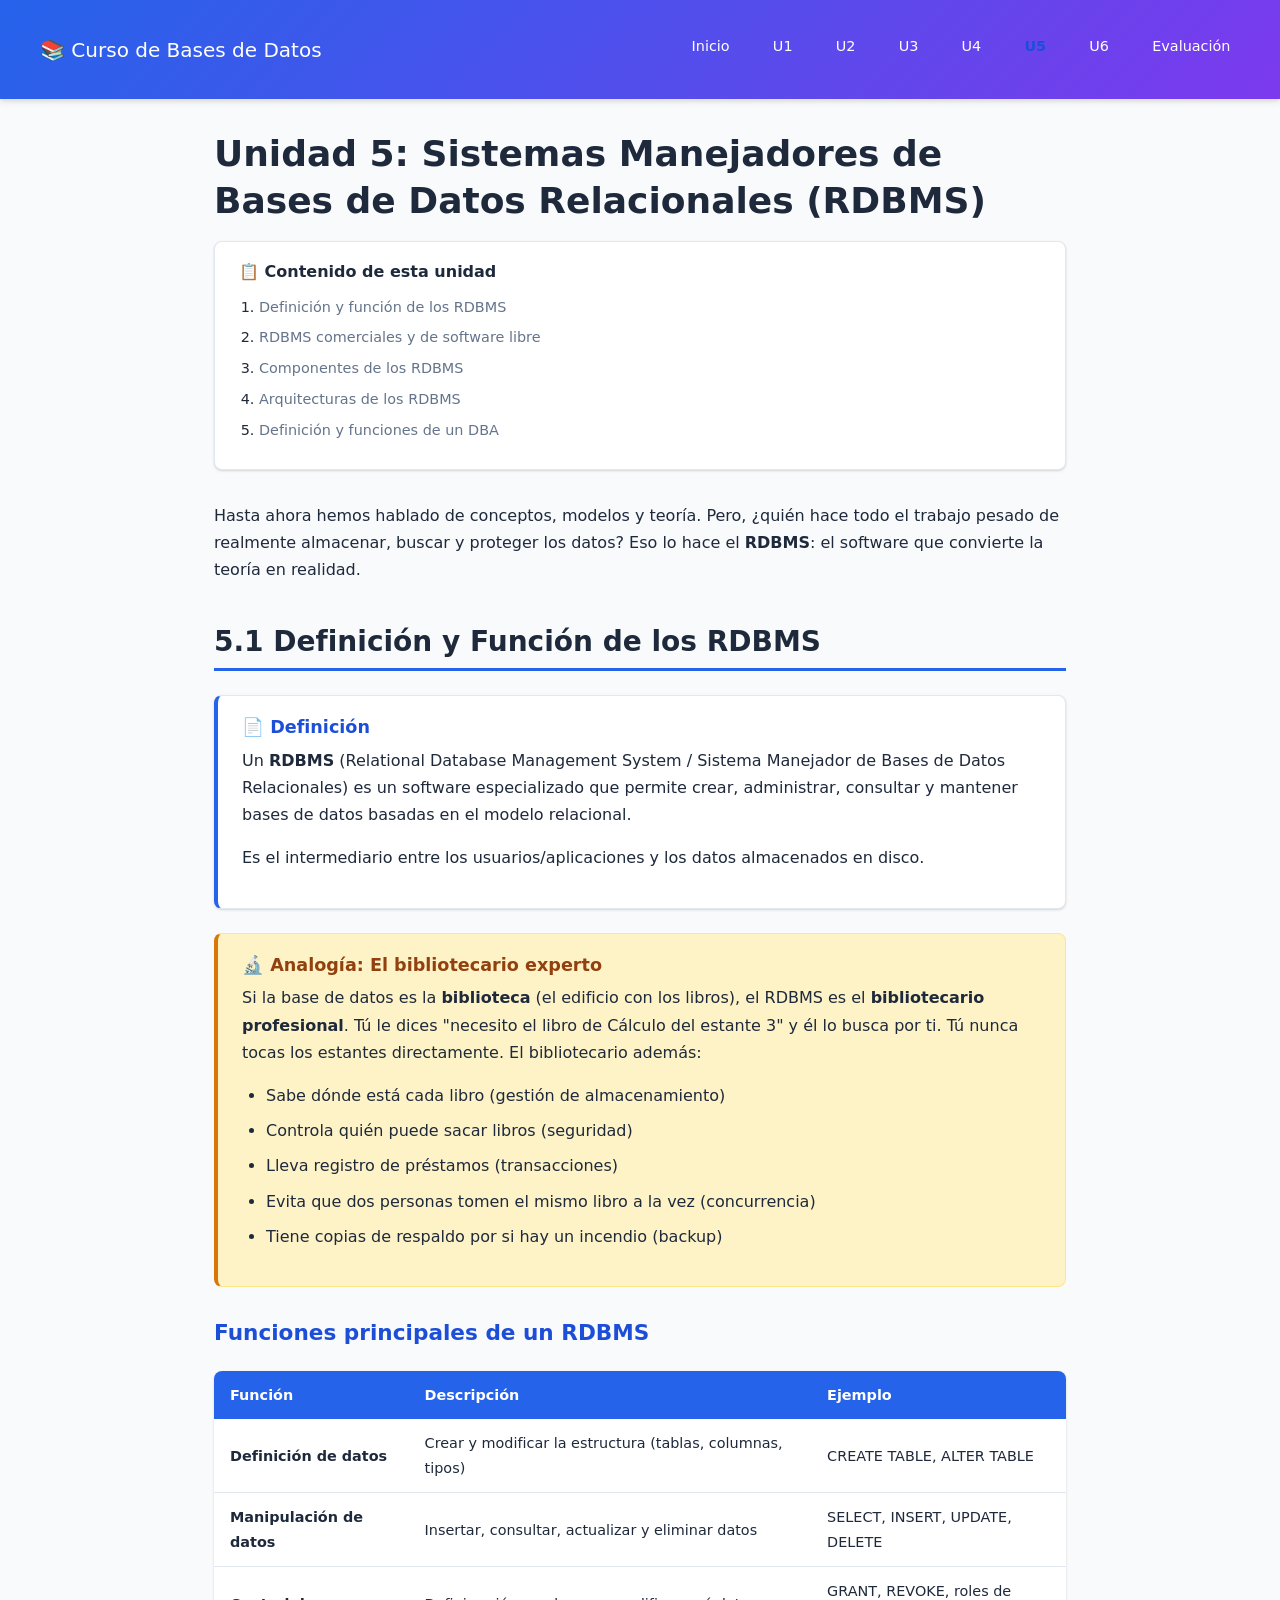
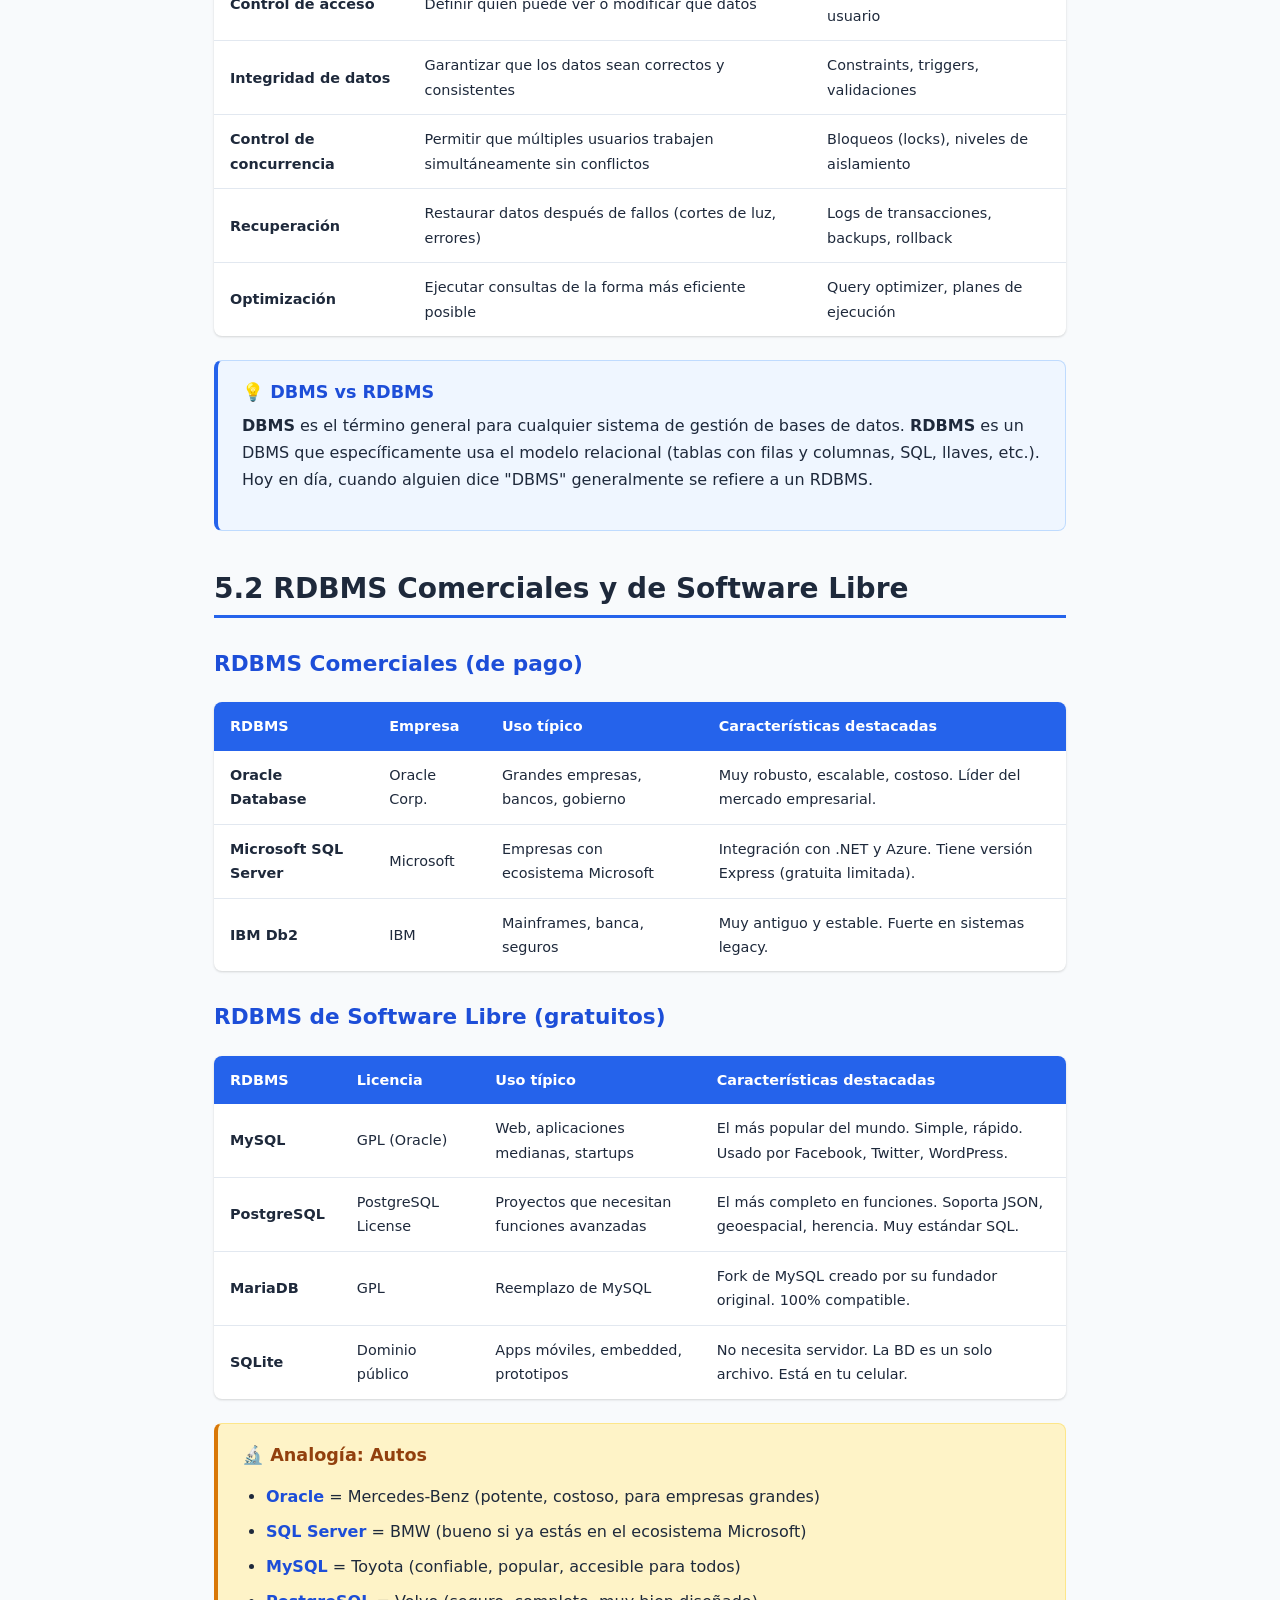
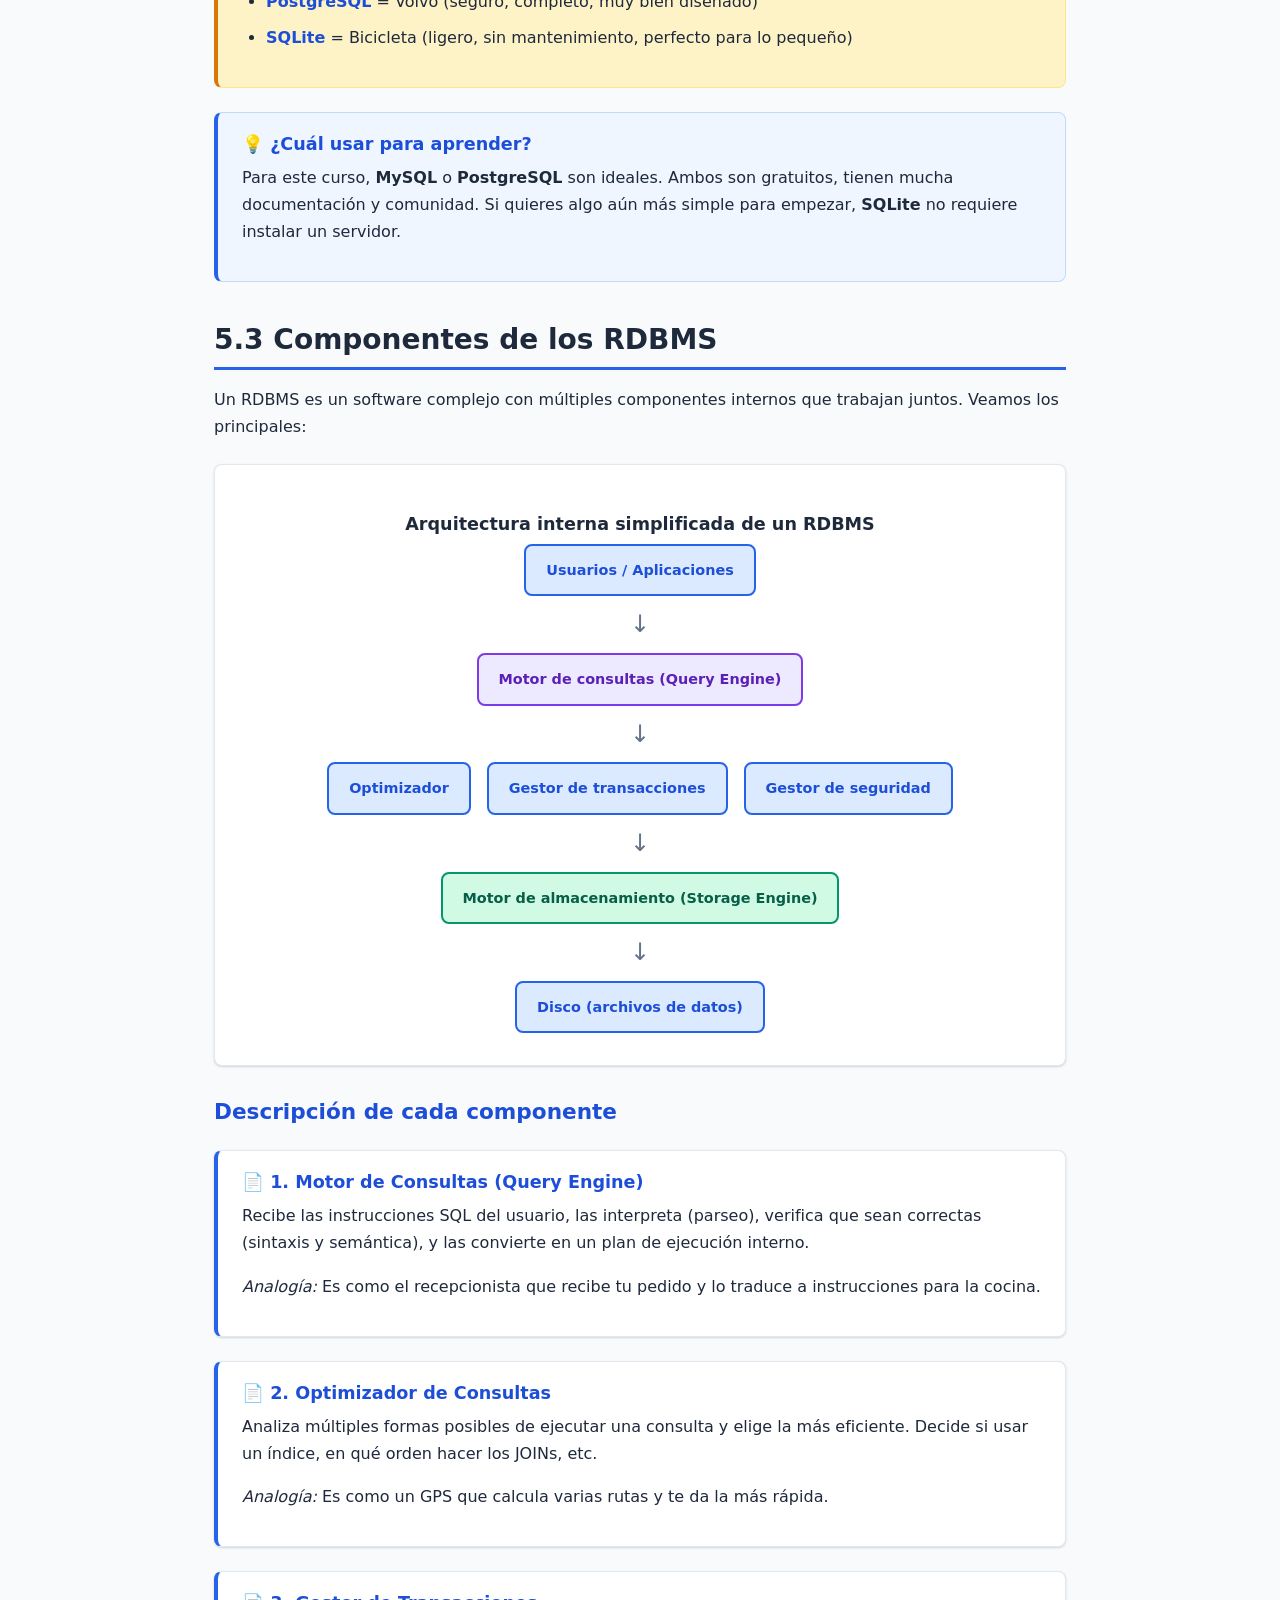
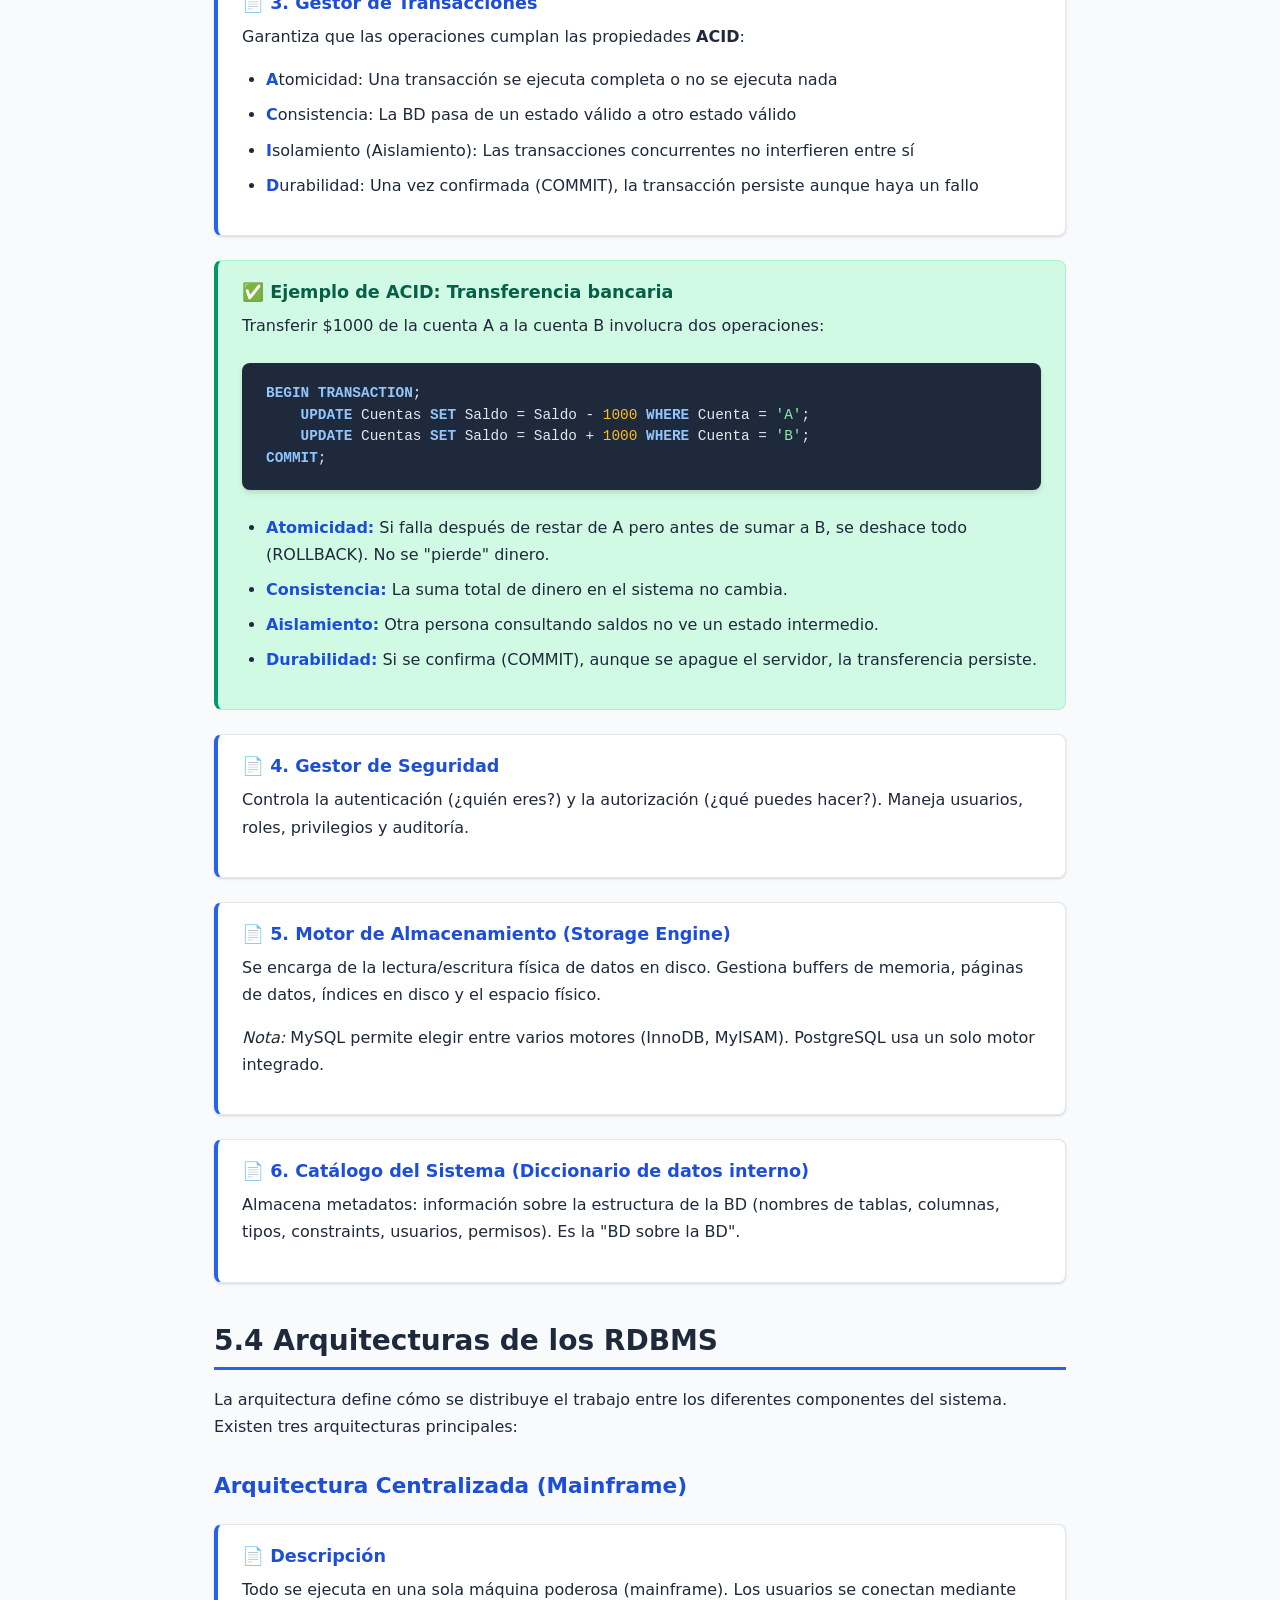
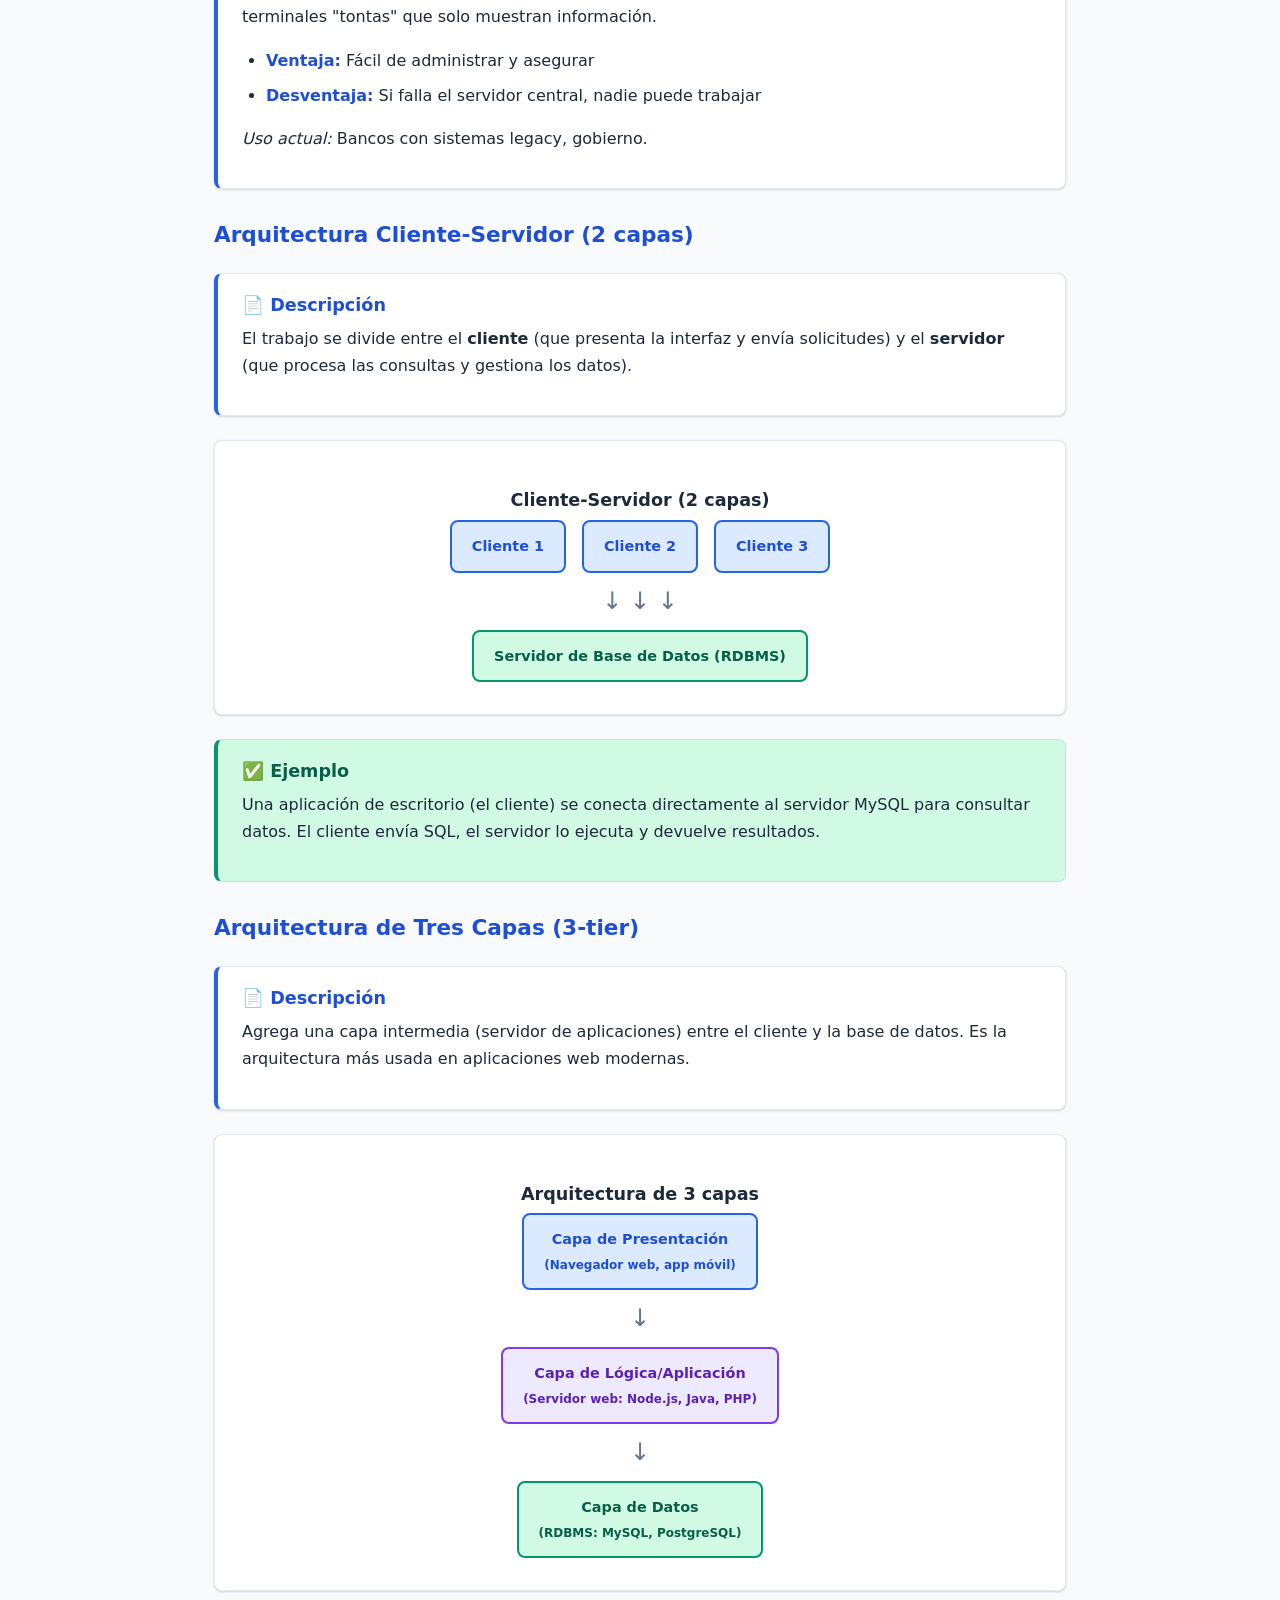
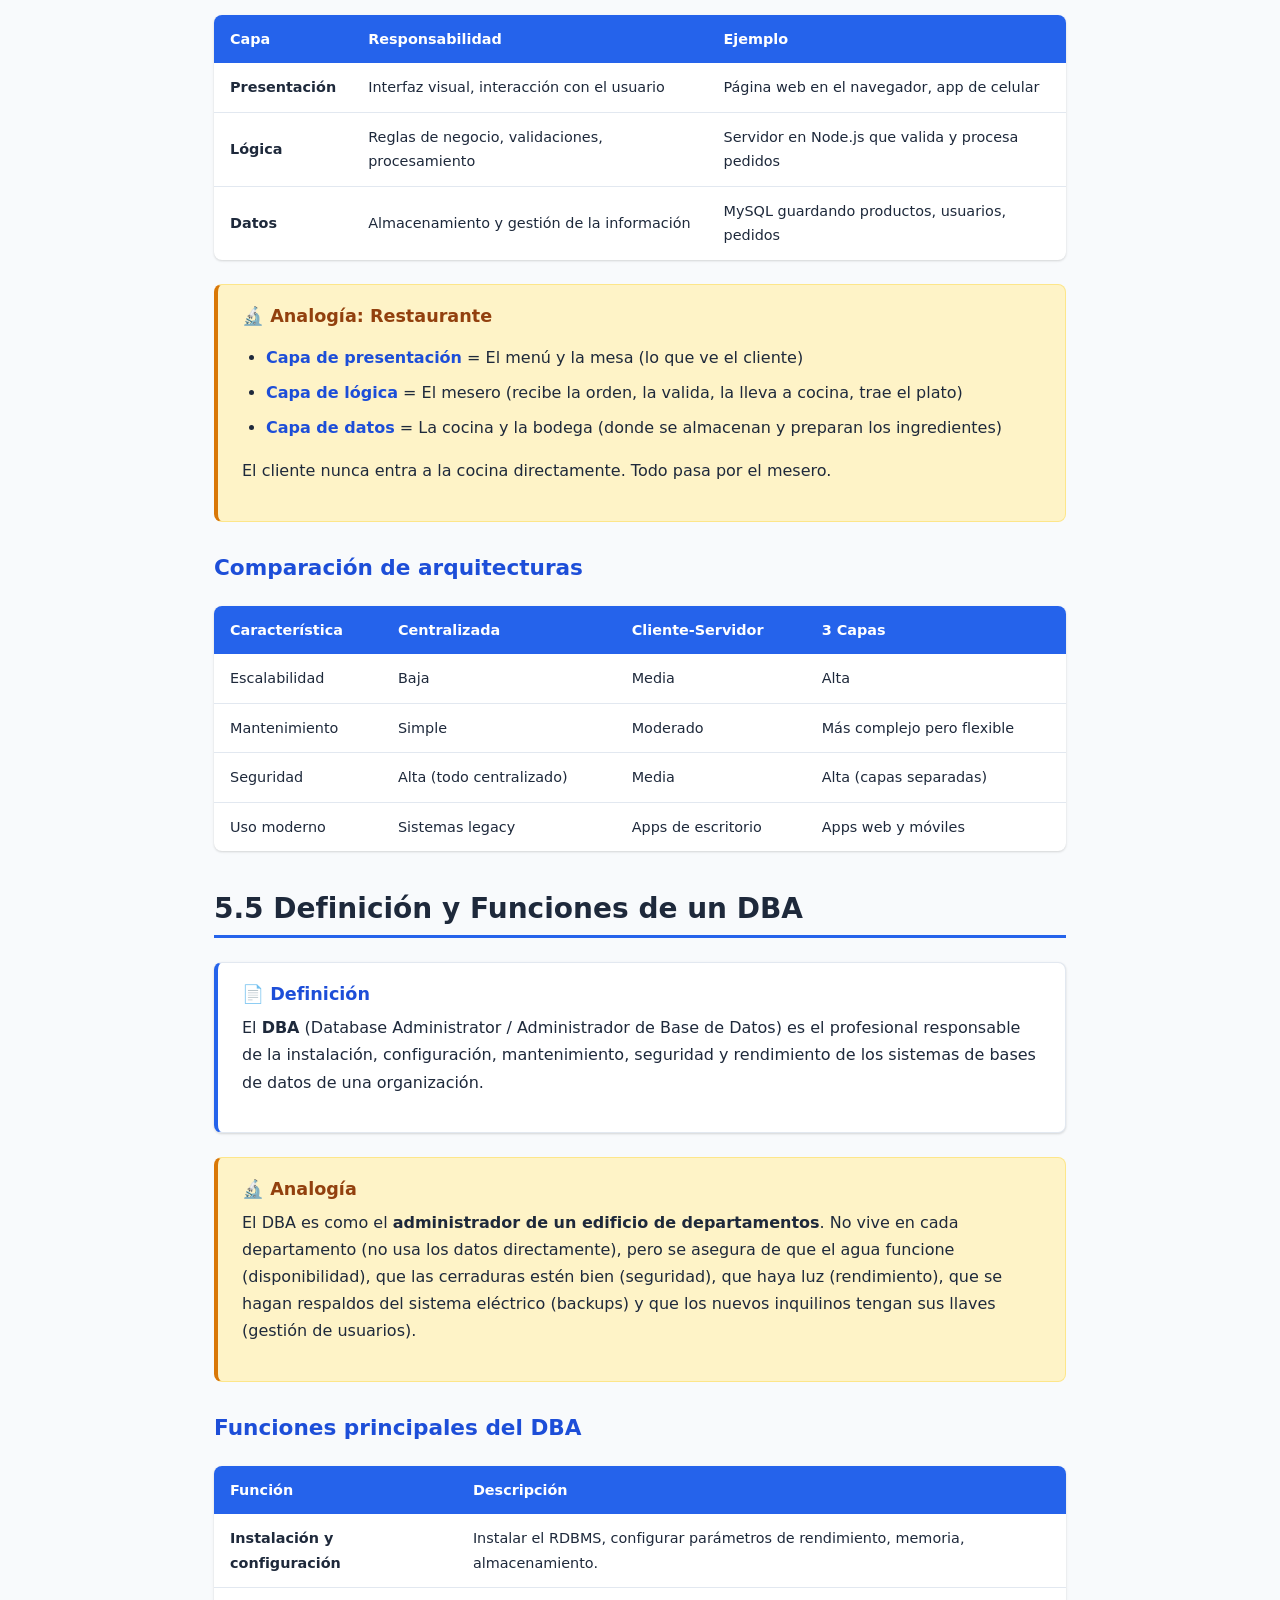
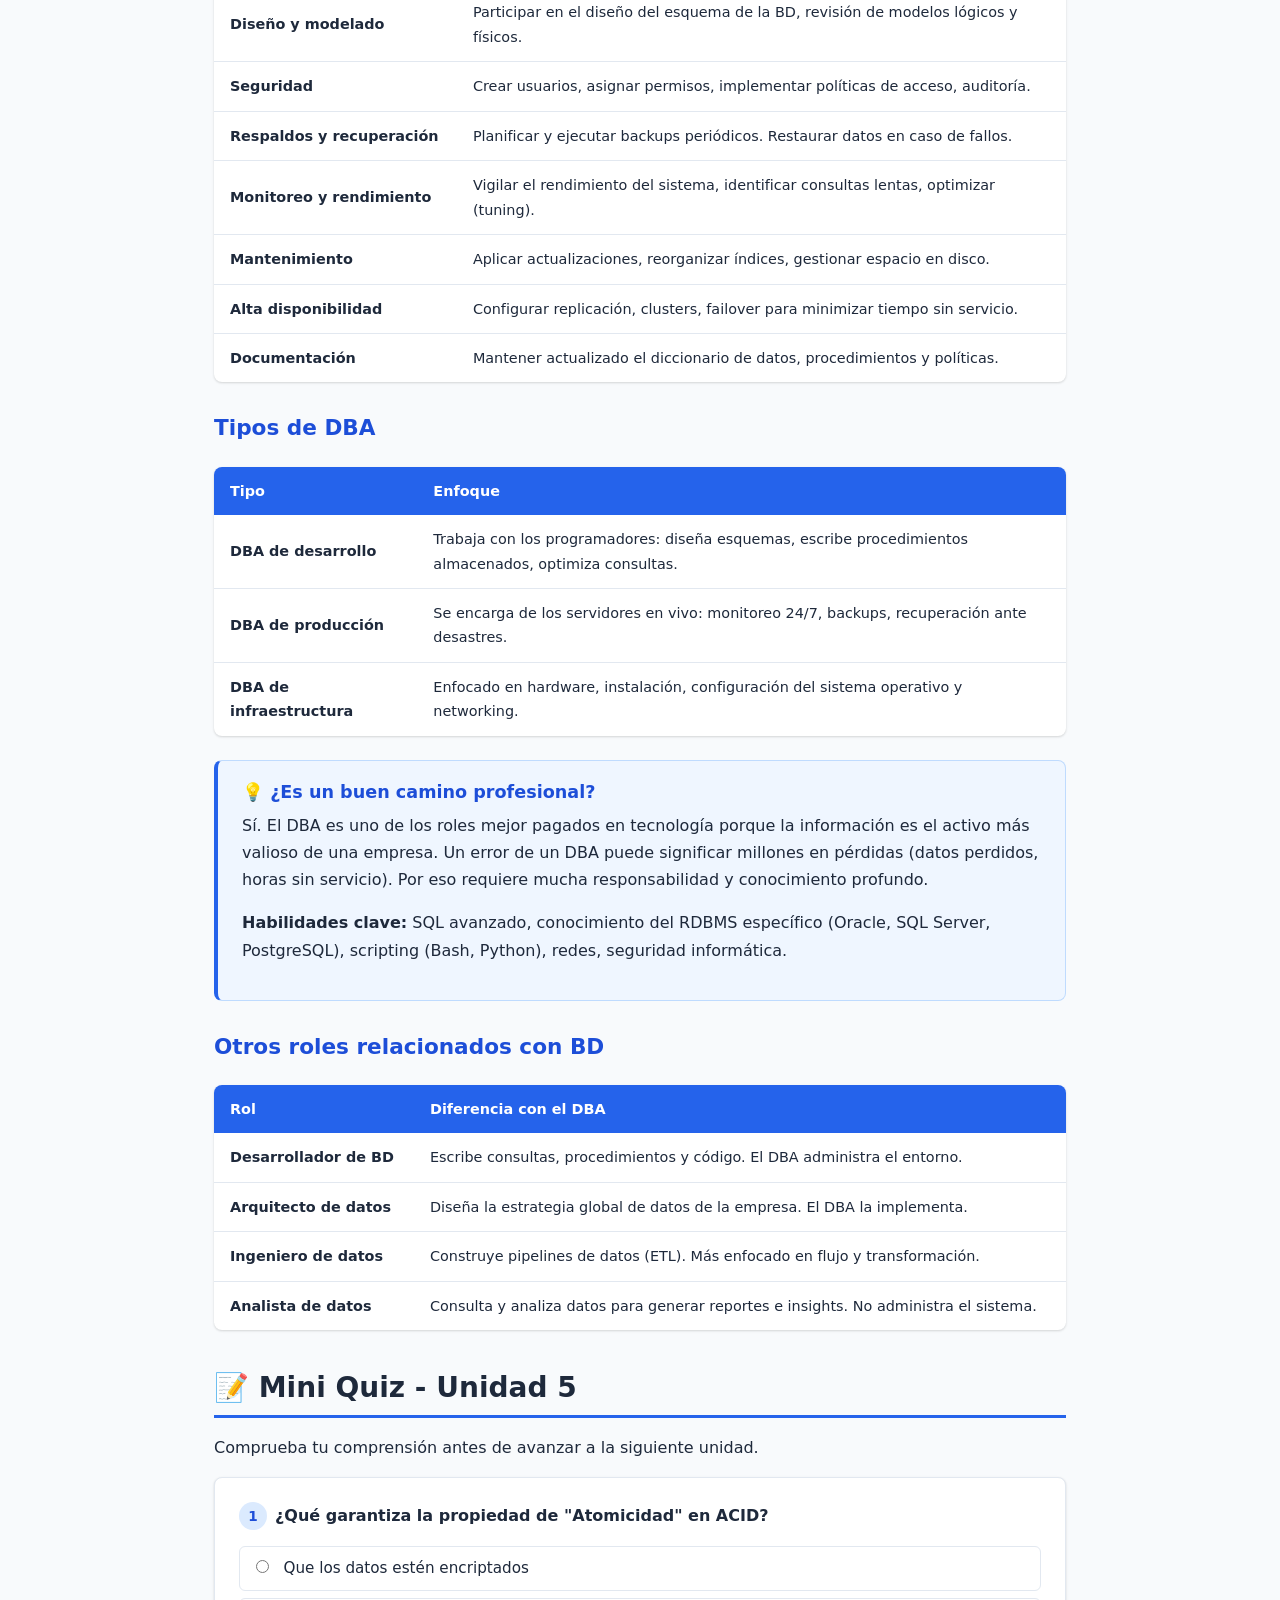
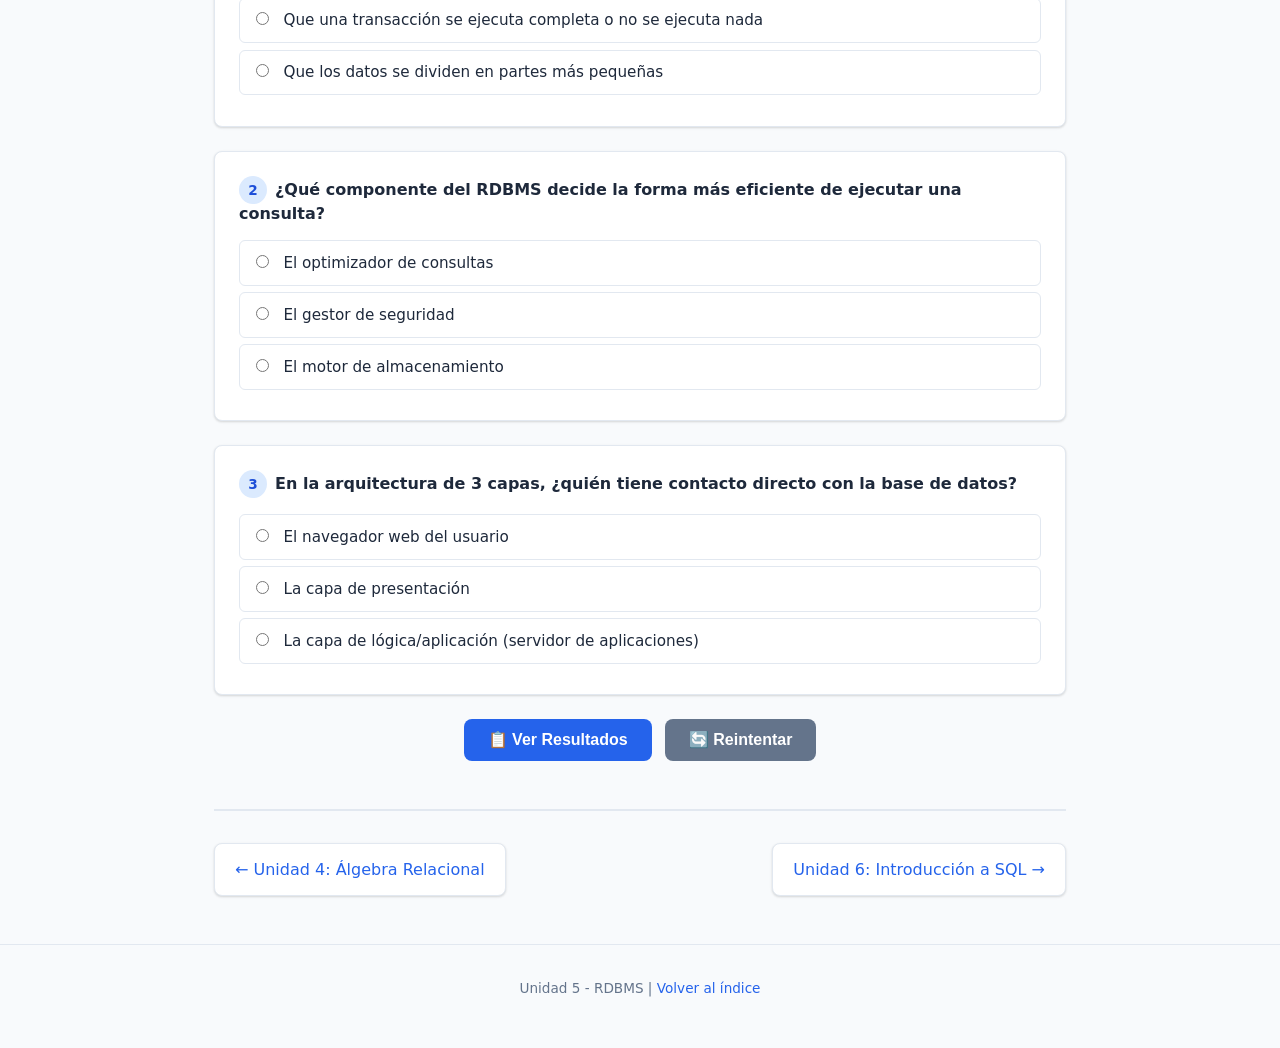
<file: unidad5.html>
<!DOCTYPE html>
<html lang="es">
<head>
    <meta charset="UTF-8">
    <meta name="viewport" content="width=device-width, initial-scale=1.0">
    <title>Unidad 5 - Sistemas Manejadores de Bases de Datos (RDBMS) | Curso de Bases de Datos</title>
    <link rel="stylesheet" href="styles.css">
</head>
<body>
    <header class="site-header">
        <nav class="nav-container">
            <a href="index.html" class="nav-brand">&#128218; Curso de Bases de Datos</a>
            <ul class="nav-links">
                <li><a href="index.html">Inicio</a></li>
                <li><a href="unidad1.html">U1</a></li>
                <li><a href="unidad2.html">U2</a></li>
                <li><a href="unidad3.html">U3</a></li>
                <li><a href="unidad4.html">U4</a></li>
                <li><a href="unidad5.html"><strong>U5</strong></a></li>
                <li><a href="unidad6.html">U6</a></li>
                <li><a href="evaluacion.html">Evaluaci&oacute;n</a></li>
            </ul>
        </nav>
    </header>

    <main class="main-content">
        <h1>Unidad 5: Sistemas Manejadores de Bases de Datos Relacionales (RDBMS)</h1>

        <div class="toc">
            <h4>&#128203; Contenido de esta unidad</h4>
            <ol>
                <li><a href="#definicion">Definición y función de los RDBMS</a></li>
                <li><a href="#comerciales">RDBMS comerciales y de software libre</a></li>
                <li><a href="#componentes">Componentes de los RDBMS</a></li>
                <li><a href="#arquitecturas">Arquitecturas de los RDBMS</a></li>
                <li><a href="#dba">Definición y funciones de un DBA</a></li>
            </ol>
        </div>

        <p>Hasta ahora hemos hablado de conceptos, modelos y teoría. Pero, ¿quién hace todo el trabajo pesado de realmente almacenar, buscar y proteger los datos? Eso lo hace el <strong>RDBMS</strong>: el software que convierte la teoría en realidad.</p>

        <!-- ============================================ -->
        <!-- SECCIÓN 5.1: DEFINICIÓN Y FUNCIÓN -->
        <!-- ============================================ -->
        <h2 id="definicion">5.1 Definición y Función de los RDBMS</h2>

        <div class="concept-box">
            <h4>&#128196; Definición</h4>
            <p>Un <strong>RDBMS</strong> (Relational Database Management System / Sistema Manejador de Bases de Datos Relacionales) es un software especializado que permite crear, administrar, consultar y mantener bases de datos basadas en el modelo relacional.</p>
            <p>Es el intermediario entre los usuarios/aplicaciones y los datos almacenados en disco.</p>
        </div>

        <div class="analogy-box">
            <h4>&#128300; Analogía: El bibliotecario experto</h4>
            <p>Si la base de datos es la <strong>biblioteca</strong> (el edificio con los libros), el RDBMS es el <strong>bibliotecario profesional</strong>. Tú le dices "necesito el libro de Cálculo del estante 3" y él lo busca por ti. Tú nunca tocas los estantes directamente. El bibliotecario además:</p>
            <ul>
                <li>Sabe dónde está cada libro (gestión de almacenamiento)</li>
                <li>Controla quién puede sacar libros (seguridad)</li>
                <li>Lleva registro de préstamos (transacciones)</li>
                <li>Evita que dos personas tomen el mismo libro a la vez (concurrencia)</li>
                <li>Tiene copias de respaldo por si hay un incendio (backup)</li>
            </ul>
        </div>

        <h3>Funciones principales de un RDBMS</h3>
        <table>
            <thead>
                <tr>
                    <th>Función</th>
                    <th>Descripción</th>
                    <th>Ejemplo</th>
                </tr>
            </thead>
            <tbody>
                <tr>
                    <td><strong>Definición de datos</strong></td>
                    <td>Crear y modificar la estructura (tablas, columnas, tipos)</td>
                    <td>CREATE TABLE, ALTER TABLE</td>
                </tr>
                <tr>
                    <td><strong>Manipulación de datos</strong></td>
                    <td>Insertar, consultar, actualizar y eliminar datos</td>
                    <td>SELECT, INSERT, UPDATE, DELETE</td>
                </tr>
                <tr>
                    <td><strong>Control de acceso</strong></td>
                    <td>Definir quién puede ver o modificar qué datos</td>
                    <td>GRANT, REVOKE, roles de usuario</td>
                </tr>
                <tr>
                    <td><strong>Integridad de datos</strong></td>
                    <td>Garantizar que los datos sean correctos y consistentes</td>
                    <td>Constraints, triggers, validaciones</td>
                </tr>
                <tr>
                    <td><strong>Control de concurrencia</strong></td>
                    <td>Permitir que múltiples usuarios trabajen simultáneamente sin conflictos</td>
                    <td>Bloqueos (locks), niveles de aislamiento</td>
                </tr>
                <tr>
                    <td><strong>Recuperación</strong></td>
                    <td>Restaurar datos después de fallos (cortes de luz, errores)</td>
                    <td>Logs de transacciones, backups, rollback</td>
                </tr>
                <tr>
                    <td><strong>Optimización</strong></td>
                    <td>Ejecutar consultas de la forma más eficiente posible</td>
                    <td>Query optimizer, planes de ejecución</td>
                </tr>
            </tbody>
        </table>

        <div class="info-box">
            <h4>&#128161; DBMS vs RDBMS</h4>
            <p><strong>DBMS</strong> es el término general para cualquier sistema de gestión de bases de datos. <strong>RDBMS</strong> es un DBMS que específicamente usa el modelo relacional (tablas con filas y columnas, SQL, llaves, etc.). Hoy en día, cuando alguien dice "DBMS" generalmente se refiere a un RDBMS.</p>
        </div>

        <!-- ============================================ -->
        <!-- SECCIÓN 5.2: COMERCIALES Y LIBRES -->
        <!-- ============================================ -->
        <h2 id="comerciales">5.2 RDBMS Comerciales y de Software Libre</h2>

        <h3>RDBMS Comerciales (de pago)</h3>
        <table>
            <thead>
                <tr>
                    <th>RDBMS</th>
                    <th>Empresa</th>
                    <th>Uso típico</th>
                    <th>Características destacadas</th>
                </tr>
            </thead>
            <tbody>
                <tr>
                    <td><strong>Oracle Database</strong></td>
                    <td>Oracle Corp.</td>
                    <td>Grandes empresas, bancos, gobierno</td>
                    <td>Muy robusto, escalable, costoso. Líder del mercado empresarial.</td>
                </tr>
                <tr>
                    <td><strong>Microsoft SQL Server</strong></td>
                    <td>Microsoft</td>
                    <td>Empresas con ecosistema Microsoft</td>
                    <td>Integración con .NET y Azure. Tiene versión Express (gratuita limitada).</td>
                </tr>
                <tr>
                    <td><strong>IBM Db2</strong></td>
                    <td>IBM</td>
                    <td>Mainframes, banca, seguros</td>
                    <td>Muy antiguo y estable. Fuerte en sistemas legacy.</td>
                </tr>
            </tbody>
        </table>

        <h3>RDBMS de Software Libre (gratuitos)</h3>
        <table>
            <thead>
                <tr>
                    <th>RDBMS</th>
                    <th>Licencia</th>
                    <th>Uso típico</th>
                    <th>Características destacadas</th>
                </tr>
            </thead>
            <tbody>
                <tr>
                    <td><strong>MySQL</strong></td>
                    <td>GPL (Oracle)</td>
                    <td>Web, aplicaciones medianas, startups</td>
                    <td>El más popular del mundo. Simple, rápido. Usado por Facebook, Twitter, WordPress.</td>
                </tr>
                <tr>
                    <td><strong>PostgreSQL</strong></td>
                    <td>PostgreSQL License</td>
                    <td>Proyectos que necesitan funciones avanzadas</td>
                    <td>El más completo en funciones. Soporta JSON, geoespacial, herencia. Muy estándar SQL.</td>
                </tr>
                <tr>
                    <td><strong>MariaDB</strong></td>
                    <td>GPL</td>
                    <td>Reemplazo de MySQL</td>
                    <td>Fork de MySQL creado por su fundador original. 100% compatible.</td>
                </tr>
                <tr>
                    <td><strong>SQLite</strong></td>
                    <td>Dominio público</td>
                    <td>Apps móviles, embedded, prototipos</td>
                    <td>No necesita servidor. La BD es un solo archivo. Está en tu celular.</td>
                </tr>
            </tbody>
        </table>

        <div class="analogy-box">
            <h4>&#128300; Analogía: Autos</h4>
            <ul>
                <li><strong>Oracle</strong> = Mercedes-Benz (potente, costoso, para empresas grandes)</li>
                <li><strong>SQL Server</strong> = BMW (bueno si ya estás en el ecosistema Microsoft)</li>
                <li><strong>MySQL</strong> = Toyota (confiable, popular, accesible para todos)</li>
                <li><strong>PostgreSQL</strong> = Volvo (seguro, completo, muy bien diseñado)</li>
                <li><strong>SQLite</strong> = Bicicleta (ligero, sin mantenimiento, perfecto para lo pequeño)</li>
            </ul>
        </div>

        <div class="info-box">
            <h4>&#128161; ¿Cuál usar para aprender?</h4>
            <p>Para este curso, <strong>MySQL</strong> o <strong>PostgreSQL</strong> son ideales. Ambos son gratuitos, tienen mucha documentación y comunidad. Si quieres algo aún más simple para empezar, <strong>SQLite</strong> no requiere instalar un servidor.</p>
        </div>

        <!-- ============================================ -->
        <!-- SECCIÓN 5.3: COMPONENTES -->
        <!-- ============================================ -->
        <h2 id="componentes">5.3 Componentes de los RDBMS</h2>

        <p>Un RDBMS es un software complejo con múltiples componentes internos que trabajan juntos. Veamos los principales:</p>

        <div class="diagram">
            <h4>Arquitectura interna simplificada de un RDBMS</h4>
            <div class="diagram-row">
                <div class="diagram-box">Usuarios / Aplicaciones</div>
            </div>
            <div class="diagram-row">
                <span class="diagram-arrow">&darr;</span>
            </div>
            <div class="diagram-row">
                <div class="diagram-box secondary">Motor de consultas (Query Engine)</div>
            </div>
            <div class="diagram-row">
                <span class="diagram-arrow">&darr;</span>
            </div>
            <div class="diagram-row">
                <div class="diagram-box">Optimizador</div>
                <div class="diagram-box">Gestor de transacciones</div>
                <div class="diagram-box">Gestor de seguridad</div>
            </div>
            <div class="diagram-row">
                <span class="diagram-arrow">&darr;</span>
            </div>
            <div class="diagram-row">
                <div class="diagram-box accent">Motor de almacenamiento (Storage Engine)</div>
            </div>
            <div class="diagram-row">
                <span class="diagram-arrow">&darr;</span>
            </div>
            <div class="diagram-row">
                <div class="diagram-box">Disco (archivos de datos)</div>
            </div>
        </div>

        <h3>Descripción de cada componente</h3>

        <div class="concept-box">
            <h4>&#128196; 1. Motor de Consultas (Query Engine)</h4>
            <p>Recibe las instrucciones SQL del usuario, las interpreta (parseo), verifica que sean correctas (sintaxis y semántica), y las convierte en un plan de ejecución interno.</p>
            <p><em>Analogía:</em> Es como el recepcionista que recibe tu pedido y lo traduce a instrucciones para la cocina.</p>
        </div>

        <div class="concept-box">
            <h4>&#128196; 2. Optimizador de Consultas</h4>
            <p>Analiza múltiples formas posibles de ejecutar una consulta y elige la más eficiente. Decide si usar un índice, en qué orden hacer los JOINs, etc.</p>
            <p><em>Analogía:</em> Es como un GPS que calcula varias rutas y te da la más rápida.</p>
        </div>

        <div class="concept-box">
            <h4>&#128196; 3. Gestor de Transacciones</h4>
            <p>Garantiza que las operaciones cumplan las propiedades <strong>ACID</strong>:</p>
            <ul>
                <li><strong>A</strong>tomicidad: Una transacción se ejecuta completa o no se ejecuta nada</li>
                <li><strong>C</strong>onsistencia: La BD pasa de un estado válido a otro estado válido</li>
                <li><strong>I</strong>solamiento (Aislamiento): Las transacciones concurrentes no interfieren entre sí</li>
                <li><strong>D</strong>urabilidad: Una vez confirmada (COMMIT), la transacción persiste aunque haya un fallo</li>
            </ul>
        </div>

        <div class="example-box">
            <h4>&#9989; Ejemplo de ACID: Transferencia bancaria</h4>
            <p>Transferir $1000 de la cuenta A a la cuenta B involucra dos operaciones:</p>
<pre><code><span class="keyword">BEGIN TRANSACTION</span>;
    <span class="keyword">UPDATE</span> Cuentas <span class="keyword">SET</span> Saldo = Saldo - <span class="number">1000</span> <span class="keyword">WHERE</span> Cuenta = <span class="string">'A'</span>;
    <span class="keyword">UPDATE</span> Cuentas <span class="keyword">SET</span> Saldo = Saldo + <span class="number">1000</span> <span class="keyword">WHERE</span> Cuenta = <span class="string">'B'</span>;
<span class="keyword">COMMIT</span>;</code></pre>
            <ul>
                <li><strong>Atomicidad:</strong> Si falla después de restar de A pero antes de sumar a B, se deshace todo (ROLLBACK). No se "pierde" dinero.</li>
                <li><strong>Consistencia:</strong> La suma total de dinero en el sistema no cambia.</li>
                <li><strong>Aislamiento:</strong> Otra persona consultando saldos no ve un estado intermedio.</li>
                <li><strong>Durabilidad:</strong> Si se confirma (COMMIT), aunque se apague el servidor, la transferencia persiste.</li>
            </ul>
        </div>

        <div class="concept-box">
            <h4>&#128196; 4. Gestor de Seguridad</h4>
            <p>Controla la autenticación (¿quién eres?) y la autorización (¿qué puedes hacer?). Maneja usuarios, roles, privilegios y auditoría.</p>
        </div>

        <div class="concept-box">
            <h4>&#128196; 5. Motor de Almacenamiento (Storage Engine)</h4>
            <p>Se encarga de la lectura/escritura física de datos en disco. Gestiona buffers de memoria, páginas de datos, índices en disco y el espacio físico.</p>
            <p><em>Nota:</em> MySQL permite elegir entre varios motores (InnoDB, MyISAM). PostgreSQL usa un solo motor integrado.</p>
        </div>

        <div class="concept-box">
            <h4>&#128196; 6. Catálogo del Sistema (Diccionario de datos interno)</h4>
            <p>Almacena metadatos: información sobre la estructura de la BD (nombres de tablas, columnas, tipos, constraints, usuarios, permisos). Es la "BD sobre la BD".</p>
        </div>

        <!-- ============================================ -->
        <!-- SECCIÓN 5.4: ARQUITECTURAS -->
        <!-- ============================================ -->
        <h2 id="arquitecturas">5.4 Arquitecturas de los RDBMS</h2>

        <p>La arquitectura define cómo se distribuye el trabajo entre los diferentes componentes del sistema. Existen tres arquitecturas principales:</p>

        <!-- Centralizada -->
        <h3>Arquitectura Centralizada (Mainframe)</h3>
        <div class="concept-box">
            <h4>&#128196; Descripción</h4>
            <p>Todo se ejecuta en una sola máquina poderosa (mainframe). Los usuarios se conectan mediante terminales "tontas" que solo muestran información.</p>
            <ul>
                <li><strong>Ventaja:</strong> Fácil de administrar y asegurar</li>
                <li><strong>Desventaja:</strong> Si falla el servidor central, nadie puede trabajar</li>
            </ul>
            <p><em>Uso actual:</em> Bancos con sistemas legacy, gobierno.</p>
        </div>

        <!-- Cliente-Servidor -->
        <h3>Arquitectura Cliente-Servidor (2 capas)</h3>
        <div class="concept-box">
            <h4>&#128196; Descripción</h4>
            <p>El trabajo se divide entre el <strong>cliente</strong> (que presenta la interfaz y envía solicitudes) y el <strong>servidor</strong> (que procesa las consultas y gestiona los datos).</p>
        </div>

        <div class="diagram">
            <h4>Cliente-Servidor (2 capas)</h4>
            <div class="diagram-row">
                <div class="diagram-box">Cliente 1</div>
                <div class="diagram-box">Cliente 2</div>
                <div class="diagram-box">Cliente 3</div>
            </div>
            <div class="diagram-row">
                <span class="diagram-arrow">&darr; &darr; &darr;</span>
            </div>
            <div class="diagram-row">
                <div class="diagram-box accent">Servidor de Base de Datos (RDBMS)</div>
            </div>
        </div>

        <div class="example-box">
            <h4>&#9989; Ejemplo</h4>
            <p>Una aplicación de escritorio (el cliente) se conecta directamente al servidor MySQL para consultar datos. El cliente envía SQL, el servidor lo ejecuta y devuelve resultados.</p>
        </div>

        <!-- Tres capas -->
        <h3>Arquitectura de Tres Capas (3-tier)</h3>
        <div class="concept-box">
            <h4>&#128196; Descripción</h4>
            <p>Agrega una capa intermedia (servidor de aplicaciones) entre el cliente y la base de datos. Es la arquitectura más usada en aplicaciones web modernas.</p>
        </div>

        <div class="diagram">
            <h4>Arquitectura de 3 capas</h4>
            <div class="diagram-row">
                <div class="diagram-box">Capa de Presentación<br><small>(Navegador web, app móvil)</small></div>
            </div>
            <div class="diagram-row">
                <span class="diagram-arrow">&darr;</span>
            </div>
            <div class="diagram-row">
                <div class="diagram-box secondary">Capa de Lógica/Aplicación<br><small>(Servidor web: Node.js, Java, PHP)</small></div>
            </div>
            <div class="diagram-row">
                <span class="diagram-arrow">&darr;</span>
            </div>
            <div class="diagram-row">
                <div class="diagram-box accent">Capa de Datos<br><small>(RDBMS: MySQL, PostgreSQL)</small></div>
            </div>
        </div>

        <table>
            <thead>
                <tr>
                    <th>Capa</th>
                    <th>Responsabilidad</th>
                    <th>Ejemplo</th>
                </tr>
            </thead>
            <tbody>
                <tr>
                    <td><strong>Presentación</strong></td>
                    <td>Interfaz visual, interacción con el usuario</td>
                    <td>Página web en el navegador, app de celular</td>
                </tr>
                <tr>
                    <td><strong>Lógica</strong></td>
                    <td>Reglas de negocio, validaciones, procesamiento</td>
                    <td>Servidor en Node.js que valida y procesa pedidos</td>
                </tr>
                <tr>
                    <td><strong>Datos</strong></td>
                    <td>Almacenamiento y gestión de la información</td>
                    <td>MySQL guardando productos, usuarios, pedidos</td>
                </tr>
            </tbody>
        </table>

        <div class="analogy-box">
            <h4>&#128300; Analogía: Restaurante</h4>
            <ul>
                <li><strong>Capa de presentación</strong> = El menú y la mesa (lo que ve el cliente)</li>
                <li><strong>Capa de lógica</strong> = El mesero (recibe la orden, la valida, la lleva a cocina, trae el plato)</li>
                <li><strong>Capa de datos</strong> = La cocina y la bodega (donde se almacenan y preparan los ingredientes)</li>
            </ul>
            <p>El cliente nunca entra a la cocina directamente. Todo pasa por el mesero.</p>
        </div>

        <!-- Comparación -->
        <h3>Comparación de arquitecturas</h3>
        <table>
            <thead>
                <tr>
                    <th>Característica</th>
                    <th>Centralizada</th>
                    <th>Cliente-Servidor</th>
                    <th>3 Capas</th>
                </tr>
            </thead>
            <tbody>
                <tr>
                    <td>Escalabilidad</td>
                    <td>Baja</td>
                    <td>Media</td>
                    <td>Alta</td>
                </tr>
                <tr>
                    <td>Mantenimiento</td>
                    <td>Simple</td>
                    <td>Moderado</td>
                    <td>Más complejo pero flexible</td>
                </tr>
                <tr>
                    <td>Seguridad</td>
                    <td>Alta (todo centralizado)</td>
                    <td>Media</td>
                    <td>Alta (capas separadas)</td>
                </tr>
                <tr>
                    <td>Uso moderno</td>
                    <td>Sistemas legacy</td>
                    <td>Apps de escritorio</td>
                    <td>Apps web y móviles</td>
                </tr>
            </tbody>
        </table>

        <!-- ============================================ -->
        <!-- SECCIÓN 5.5: EL DBA -->
        <!-- ============================================ -->
        <h2 id="dba">5.5 Definición y Funciones de un DBA</h2>

        <div class="concept-box">
            <h4>&#128196; Definición</h4>
            <p>El <strong>DBA</strong> (Database Administrator / Administrador de Base de Datos) es el profesional responsable de la instalación, configuración, mantenimiento, seguridad y rendimiento de los sistemas de bases de datos de una organización.</p>
        </div>

        <div class="analogy-box">
            <h4>&#128300; Analogía</h4>
            <p>El DBA es como el <strong>administrador de un edificio de departamentos</strong>. No vive en cada departamento (no usa los datos directamente), pero se asegura de que el agua funcione (disponibilidad), que las cerraduras estén bien (seguridad), que haya luz (rendimiento), que se hagan respaldos del sistema eléctrico (backups) y que los nuevos inquilinos tengan sus llaves (gestión de usuarios).</p>
        </div>

        <h3>Funciones principales del DBA</h3>
        <table>
            <thead>
                <tr>
                    <th>Función</th>
                    <th>Descripción</th>
                </tr>
            </thead>
            <tbody>
                <tr>
                    <td><strong>Instalación y configuración</strong></td>
                    <td>Instalar el RDBMS, configurar parámetros de rendimiento, memoria, almacenamiento.</td>
                </tr>
                <tr>
                    <td><strong>Diseño y modelado</strong></td>
                    <td>Participar en el diseño del esquema de la BD, revisión de modelos lógicos y físicos.</td>
                </tr>
                <tr>
                    <td><strong>Seguridad</strong></td>
                    <td>Crear usuarios, asignar permisos, implementar políticas de acceso, auditoría.</td>
                </tr>
                <tr>
                    <td><strong>Respaldos y recuperación</strong></td>
                    <td>Planificar y ejecutar backups periódicos. Restaurar datos en caso de fallos.</td>
                </tr>
                <tr>
                    <td><strong>Monitoreo y rendimiento</strong></td>
                    <td>Vigilar el rendimiento del sistema, identificar consultas lentas, optimizar (tuning).</td>
                </tr>
                <tr>
                    <td><strong>Mantenimiento</strong></td>
                    <td>Aplicar actualizaciones, reorganizar índices, gestionar espacio en disco.</td>
                </tr>
                <tr>
                    <td><strong>Alta disponibilidad</strong></td>
                    <td>Configurar replicación, clusters, failover para minimizar tiempo sin servicio.</td>
                </tr>
                <tr>
                    <td><strong>Documentación</strong></td>
                    <td>Mantener actualizado el diccionario de datos, procedimientos y políticas.</td>
                </tr>
            </tbody>
        </table>

        <h3>Tipos de DBA</h3>
        <table>
            <thead>
                <tr>
                    <th>Tipo</th>
                    <th>Enfoque</th>
                </tr>
            </thead>
            <tbody>
                <tr>
                    <td><strong>DBA de desarrollo</strong></td>
                    <td>Trabaja con los programadores: diseña esquemas, escribe procedimientos almacenados, optimiza consultas.</td>
                </tr>
                <tr>
                    <td><strong>DBA de producción</strong></td>
                    <td>Se encarga de los servidores en vivo: monitoreo 24/7, backups, recuperación ante desastres.</td>
                </tr>
                <tr>
                    <td><strong>DBA de infraestructura</strong></td>
                    <td>Enfocado en hardware, instalación, configuración del sistema operativo y networking.</td>
                </tr>
            </tbody>
        </table>

        <div class="info-box">
            <h4>&#128161; ¿Es un buen camino profesional?</h4>
            <p>Sí. El DBA es uno de los roles mejor pagados en tecnología porque la información es el activo más valioso de una empresa. Un error de un DBA puede significar millones en pérdidas (datos perdidos, horas sin servicio). Por eso requiere mucha responsabilidad y conocimiento profundo.</p>
            <p><strong>Habilidades clave:</strong> SQL avanzado, conocimiento del RDBMS específico (Oracle, SQL Server, PostgreSQL), scripting (Bash, Python), redes, seguridad informática.</p>
        </div>

        <h3>Otros roles relacionados con BD</h3>
        <table>
            <thead>
                <tr>
                    <th>Rol</th>
                    <th>Diferencia con el DBA</th>
                </tr>
            </thead>
            <tbody>
                <tr>
                    <td><strong>Desarrollador de BD</strong></td>
                    <td>Escribe consultas, procedimientos y código. El DBA administra el entorno.</td>
                </tr>
                <tr>
                    <td><strong>Arquitecto de datos</strong></td>
                    <td>Diseña la estrategia global de datos de la empresa. El DBA la implementa.</td>
                </tr>
                <tr>
                    <td><strong>Ingeniero de datos</strong></td>
                    <td>Construye pipelines de datos (ETL). Más enfocado en flujo y transformación.</td>
                </tr>
                <tr>
                    <td><strong>Analista de datos</strong></td>
                    <td>Consulta y analiza datos para generar reportes e insights. No administra el sistema.</td>
                </tr>
            </tbody>
        </table>

        <!-- ============================================ -->
        <!-- MINI QUIZ UNIDAD 5 -->
        <!-- ============================================ -->
        <h2>&#128221; Mini Quiz - Unidad 5</h2>
        <p>Comprueba tu comprensión antes de avanzar a la siguiente unidad.</p>

        <div id="quiz5" class="quiz-mini">
            <div class="question" data-correct="b">
                <h4><span class="q-number">1</span>¿Qué garantiza la propiedad de "Atomicidad" en ACID?</h4>
                <label><input type="radio" name="u5q1" value="a"> Que los datos estén encriptados</label>
                <label><input type="radio" name="u5q1" value="b"> Que una transacción se ejecuta completa o no se ejecuta nada</label>
                <label><input type="radio" name="u5q1" value="c"> Que los datos se dividen en partes más pequeñas</label>
                <div class="feedback"></div>
            </div>

            <div class="question" data-correct="a">
                <h4><span class="q-number">2</span>¿Qué componente del RDBMS decide la forma más eficiente de ejecutar una consulta?</h4>
                <label><input type="radio" name="u5q2" value="a"> El optimizador de consultas</label>
                <label><input type="radio" name="u5q2" value="b"> El gestor de seguridad</label>
                <label><input type="radio" name="u5q2" value="c"> El motor de almacenamiento</label>
                <div class="feedback"></div>
            </div>

            <div class="question" data-correct="c">
                <h4><span class="q-number">3</span>En la arquitectura de 3 capas, ¿quién tiene contacto directo con la base de datos?</h4>
                <label><input type="radio" name="u5q3" value="a"> El navegador web del usuario</label>
                <label><input type="radio" name="u5q3" value="b"> La capa de presentación</label>
                <label><input type="radio" name="u5q3" value="c"> La capa de lógica/aplicación (servidor de aplicaciones)</label>
                <div class="feedback"></div>
            </div>

            <div style="text-align: center; margin: 1.5rem 0;">
                <button onclick="checkMiniQuiz('quiz5')" style="padding: 0.7rem 1.5rem; background: #2563eb; color: white; border: none; border-radius: 8px; font-size: 1rem; font-weight: 600; cursor: pointer;">&#128203; Ver Resultados</button>
                <button onclick="resetMiniQuiz('quiz5')" style="padding: 0.7rem 1.5rem; background: #64748b; color: white; border: none; border-radius: 8px; font-size: 1rem; font-weight: 600; cursor: pointer; margin-left: 0.5rem;">&#128260; Reintentar</button>
            </div>
            <div class="mini-quiz-result" id="quiz5-result" style="display:none; text-align:center; padding:1rem; background:#dbeafe; border-radius:8px; font-weight:600; margin-bottom:1rem;"></div>
        </div>

        <!-- Navegación entre páginas -->
        <div class="page-nav">
            <a href="unidad4.html">&larr; Unidad 4: Álgebra Relacional</a>
            <a href="unidad6.html">Unidad 6: Introducción a SQL &rarr;</a>
        </div>
    </main>

    <footer class="site-footer">
        <p>Unidad 5 - RDBMS | <a href="index.html">Volver al índice</a></p>
    </footer>

    <script>
    function checkMiniQuiz(quizId) {
        const container = document.getElementById(quizId);
        const questions = container.querySelectorAll('.question');
        let correct = 0;
        const total = questions.length;

        questions.forEach((q, i) => {
            const correctAnswer = q.dataset.correct;
            const name = q.querySelector('input[type="radio"]').name;
            const selected = document.querySelector(`input[name="${name}"]:checked`);
            const feedback = q.querySelector('.feedback');

            q.style.borderLeft = '';
            feedback.style.display = 'none';

            if (selected && selected.value === correctAnswer) {
                correct++;
                q.style.borderLeft = '4px solid #059669';
                feedback.textContent = '✓ ¡Correcto!';
                feedback.style.display = 'block';
                feedback.style.color = '#065f46';
                feedback.style.background = '#d1fae5';
                feedback.style.padding = '0.5rem 1rem';
                feedback.style.borderRadius = '6px';
                feedback.style.marginTop = '0.5rem';
            } else {
                q.style.borderLeft = '4px solid #dc2626';
                feedback.textContent = '✗ Incorrecto. Revisa el tema arriba.';
                feedback.style.display = 'block';
                feedback.style.color = '#991b1b';
                feedback.style.background = '#fee2e2';
                feedback.style.padding = '0.5rem 1rem';
                feedback.style.borderRadius = '6px';
                feedback.style.marginTop = '0.5rem';
            }
        });

        const resultEl = document.getElementById(quizId + '-result');
        resultEl.style.display = 'block';
        resultEl.textContent = `Resultado: ${correct} de ${total} correctas`;
        if (correct === total) {
            resultEl.style.background = '#d1fae5';
            resultEl.textContent += ' 🎉 ¡Perfecto!';
        } else if (correct >= total / 2) {
            resultEl.style.background = '#dbeafe';
            resultEl.textContent += ' 👍 ¡Buen intento!';
        } else {
            resultEl.style.background = '#fef3c7';
            resultEl.textContent += ' 📖 Repasa el material e intenta de nuevo.';
        }
    }

    function resetMiniQuiz(quizId) {
        const container = document.getElementById(quizId);
        container.querySelectorAll('input[type="radio"]').forEach(r => r.checked = false);
        container.querySelectorAll('.question').forEach(q => {
            q.style.borderLeft = '';
            q.querySelector('.feedback').style.display = 'none';
        });
        document.getElementById(quizId + '-result').style.display = 'none';
    }
    </script>
</body>
</html>
</file>
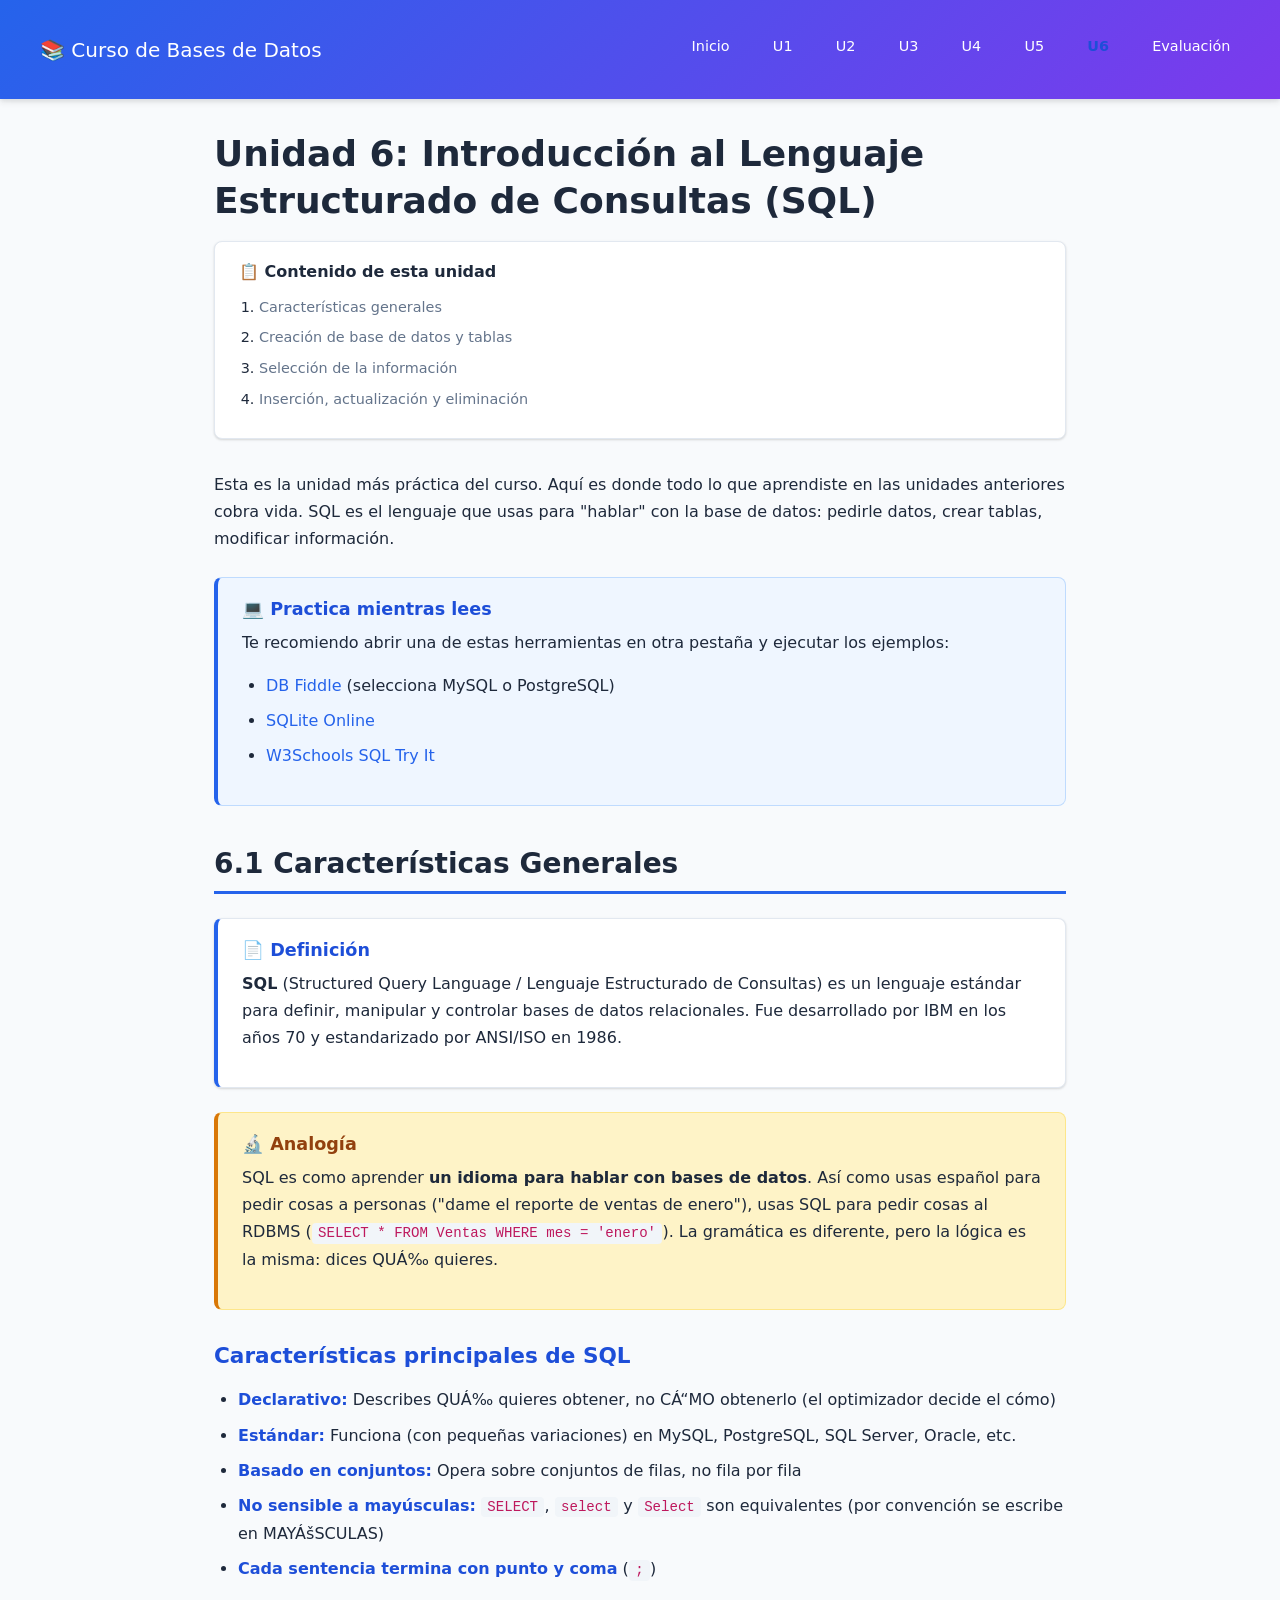
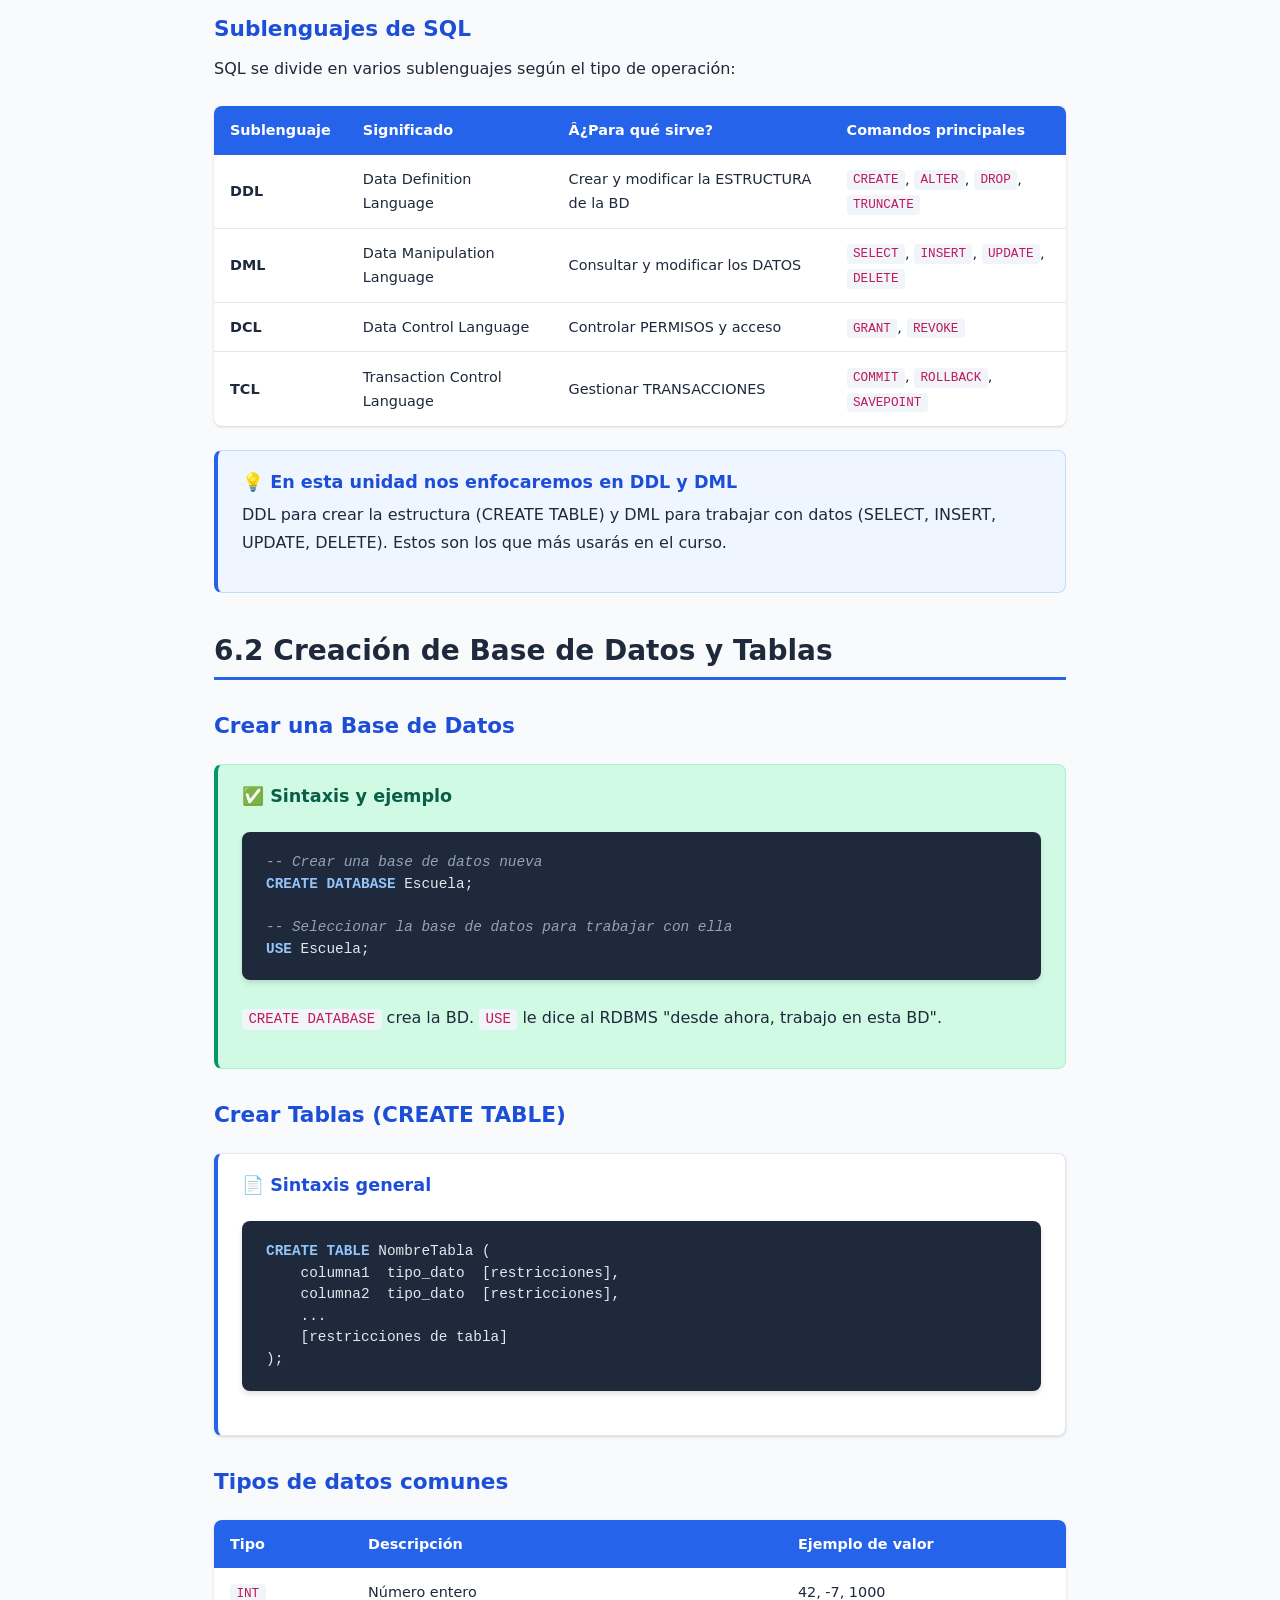
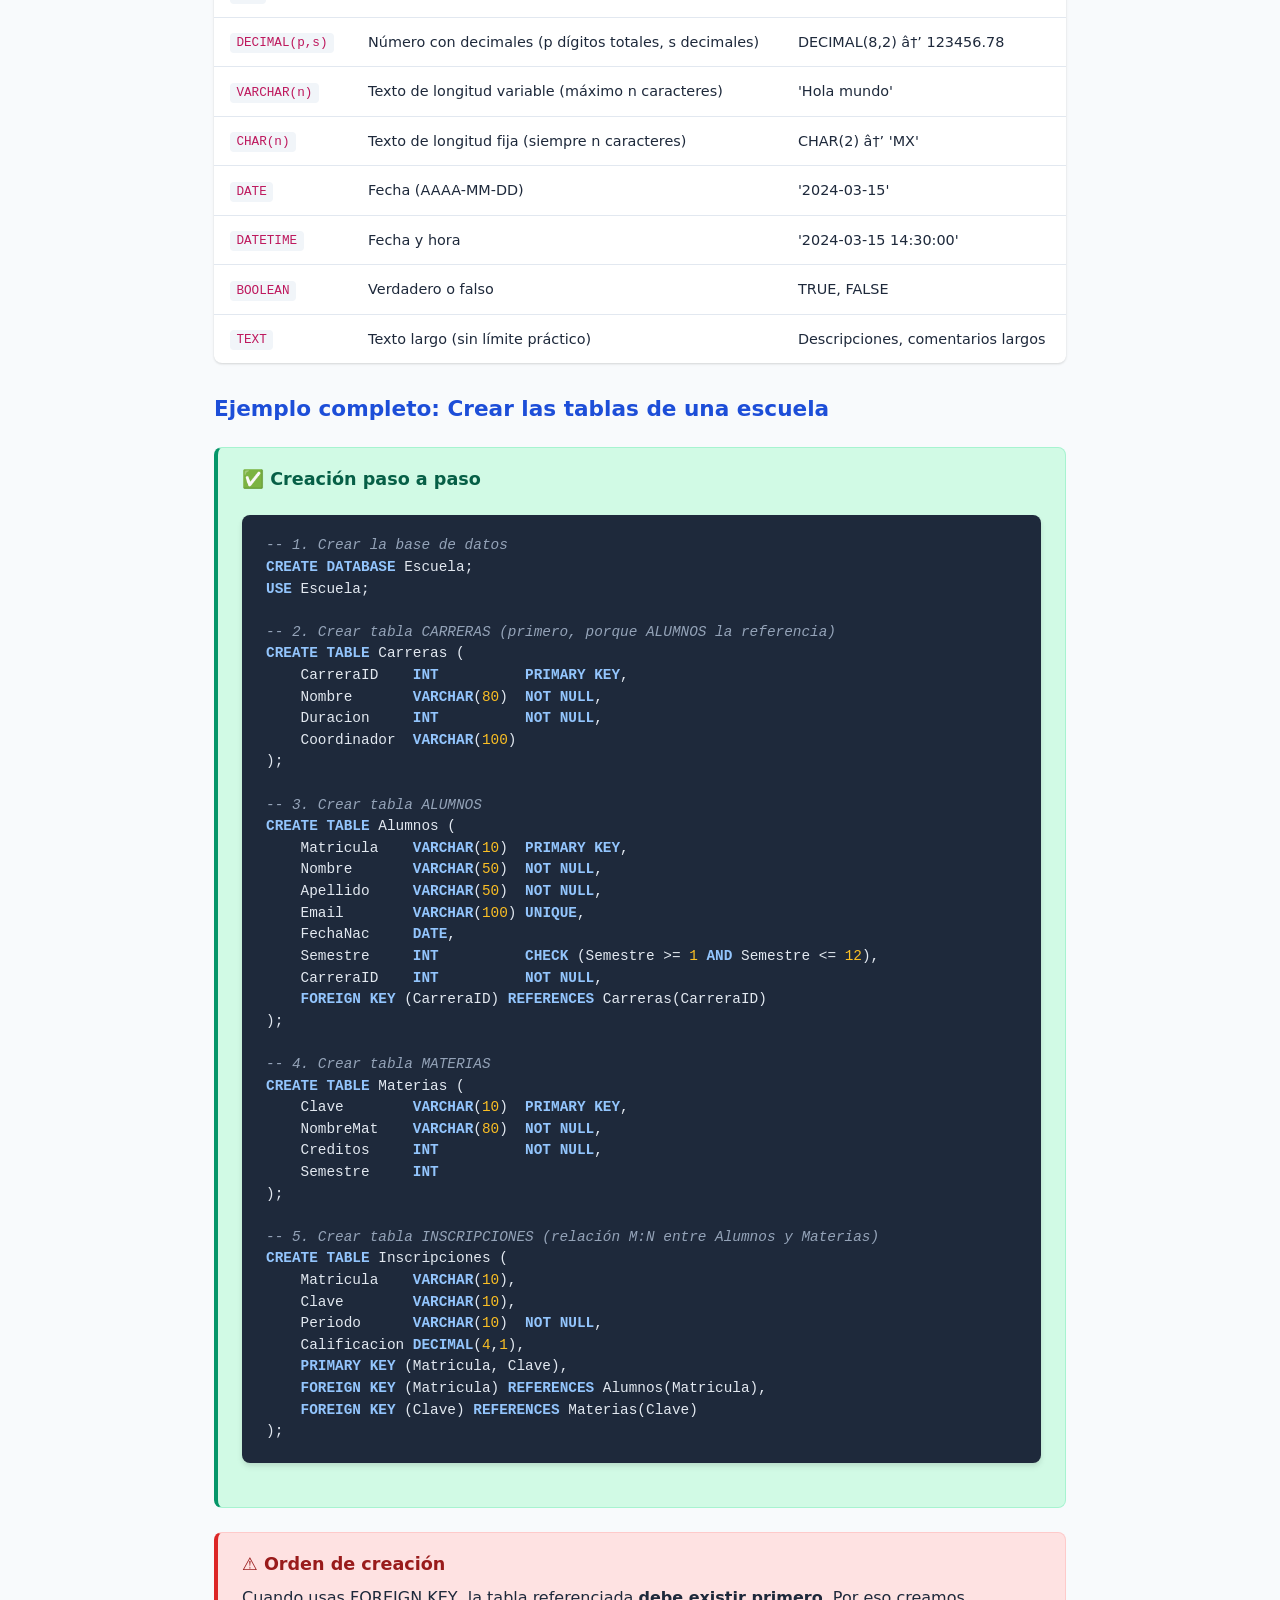
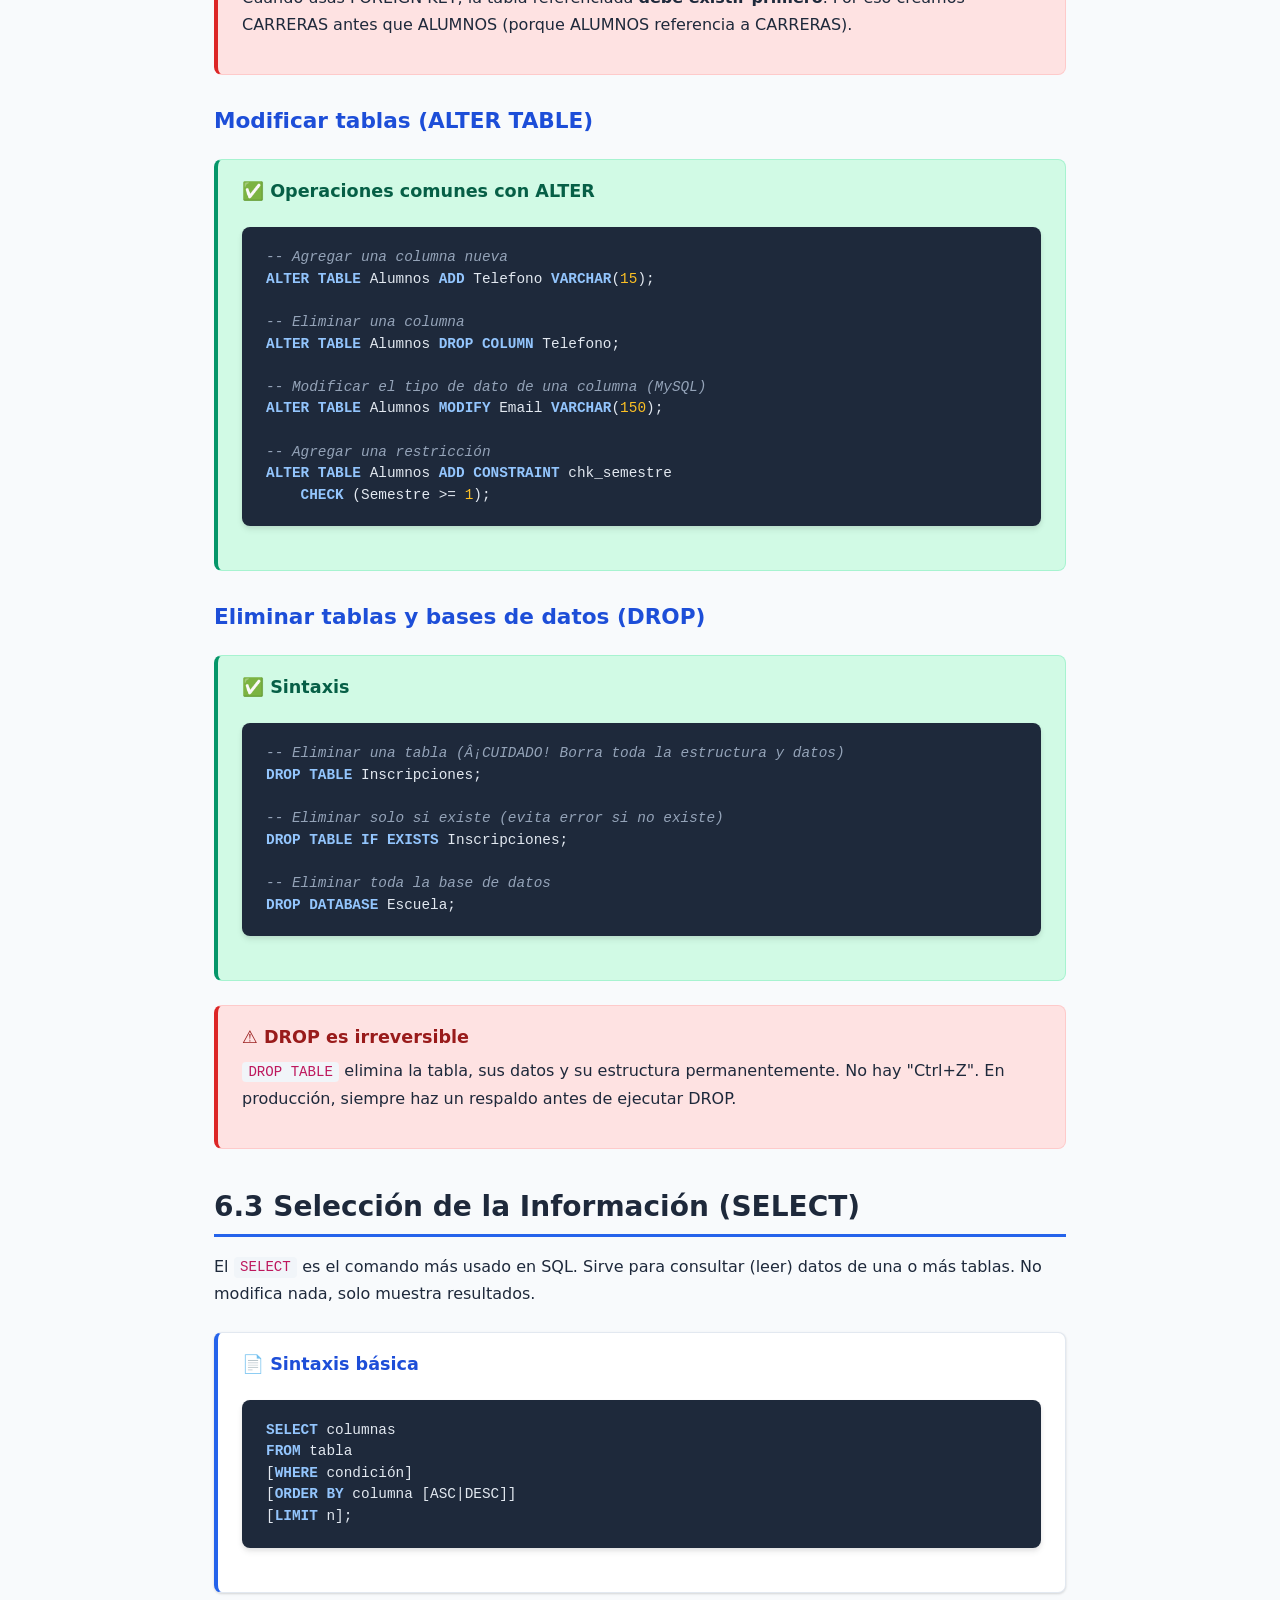
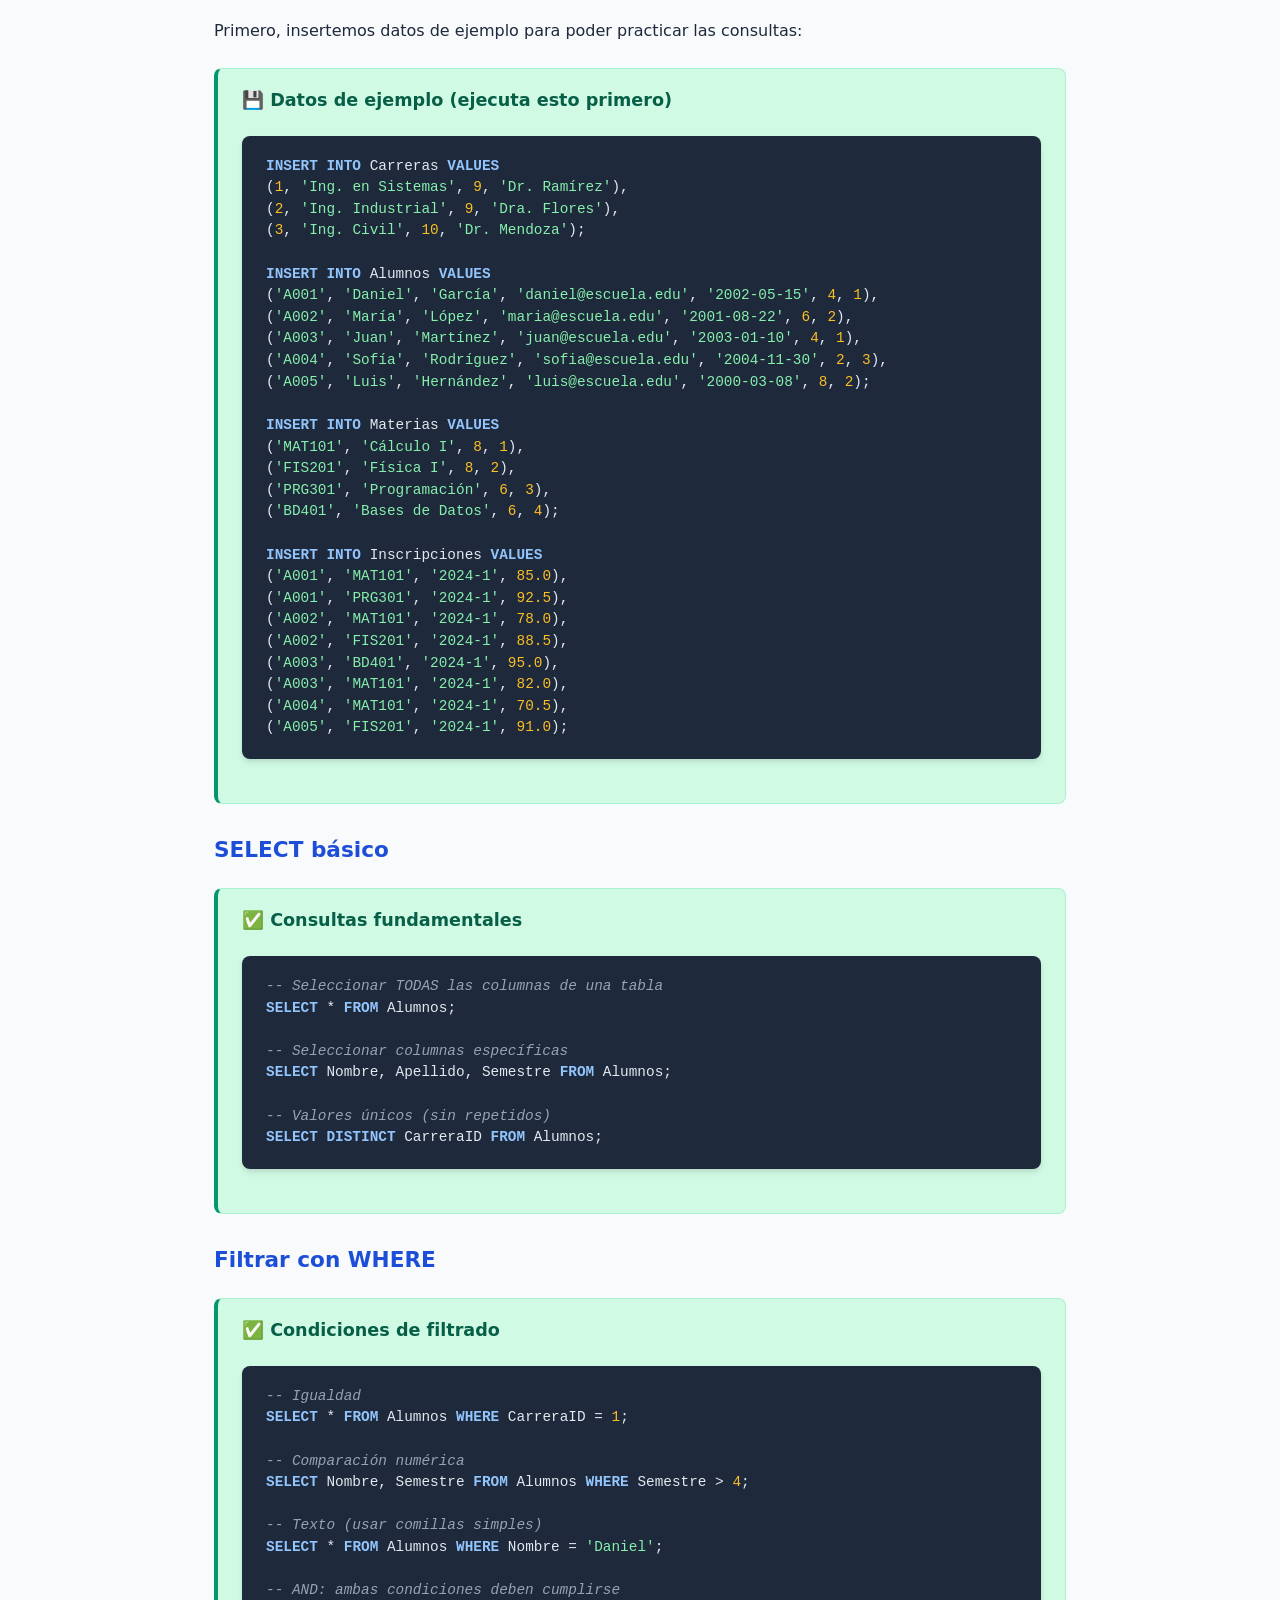
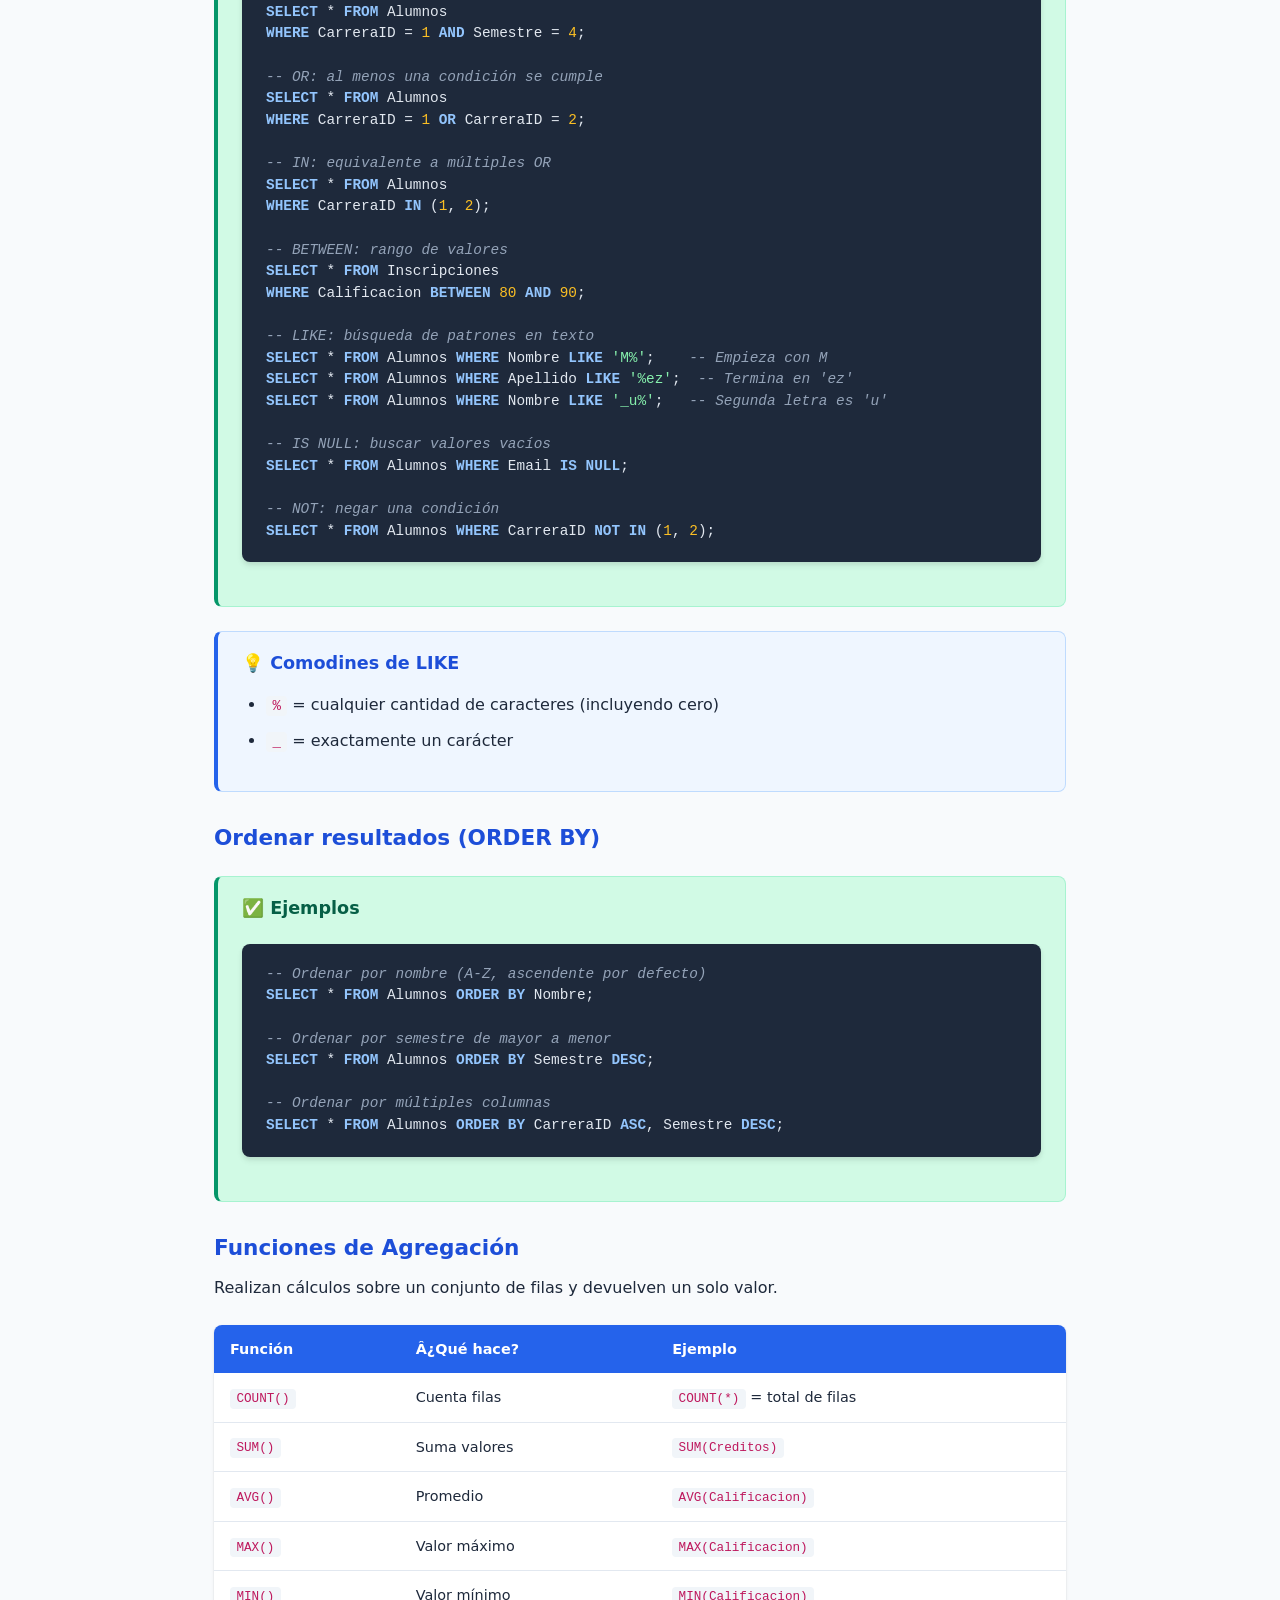
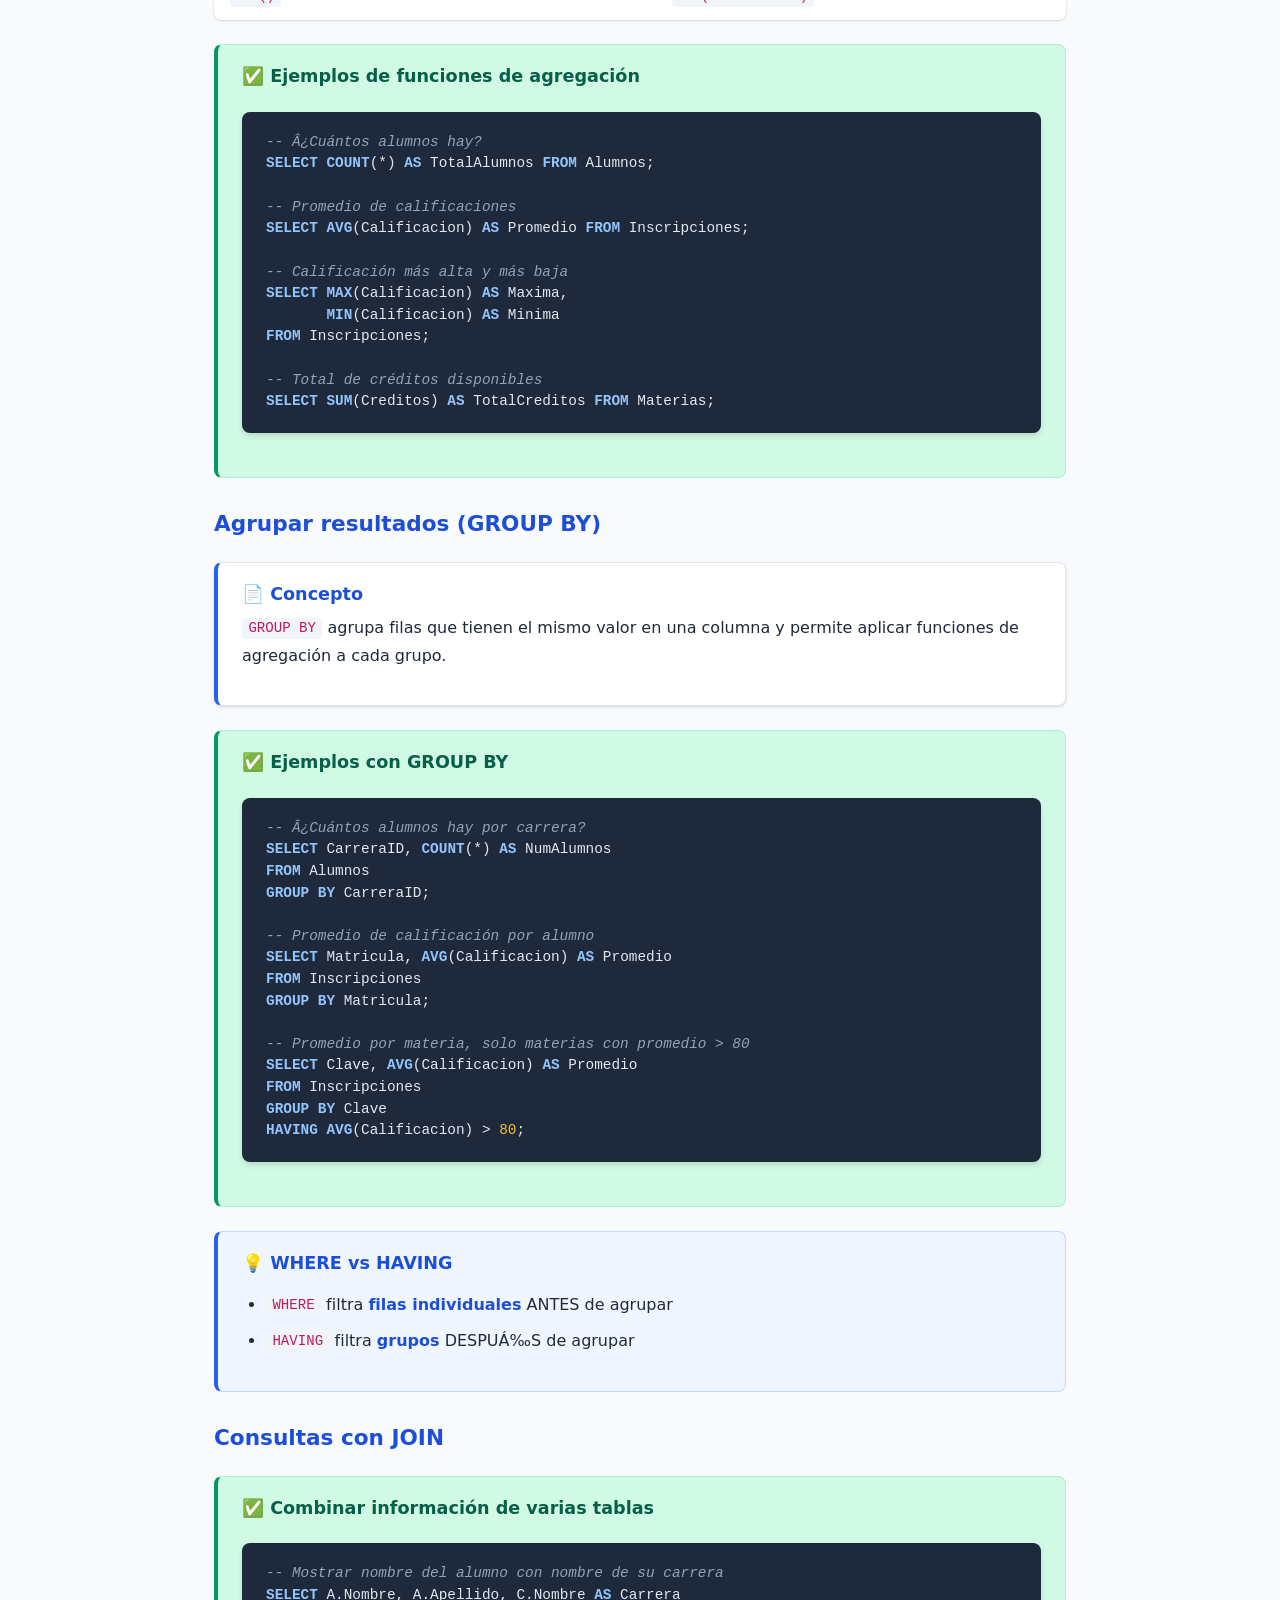
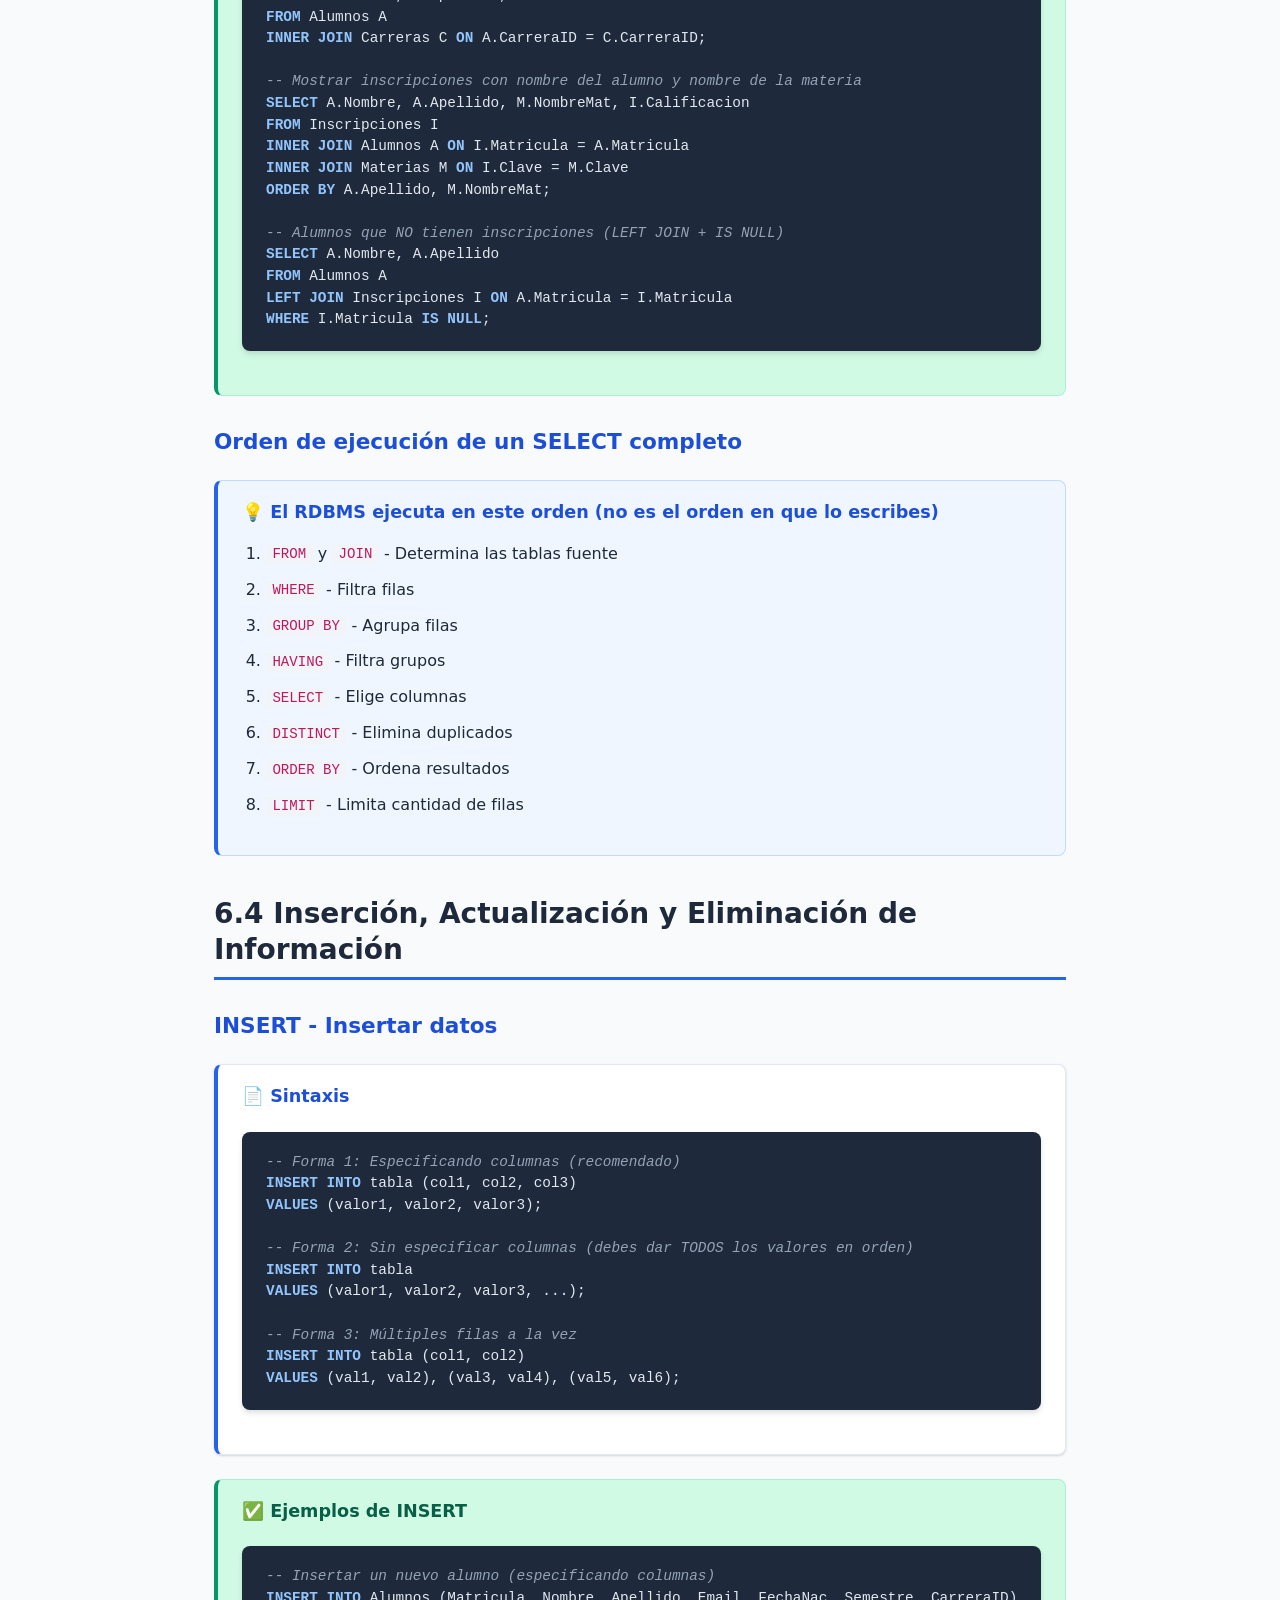
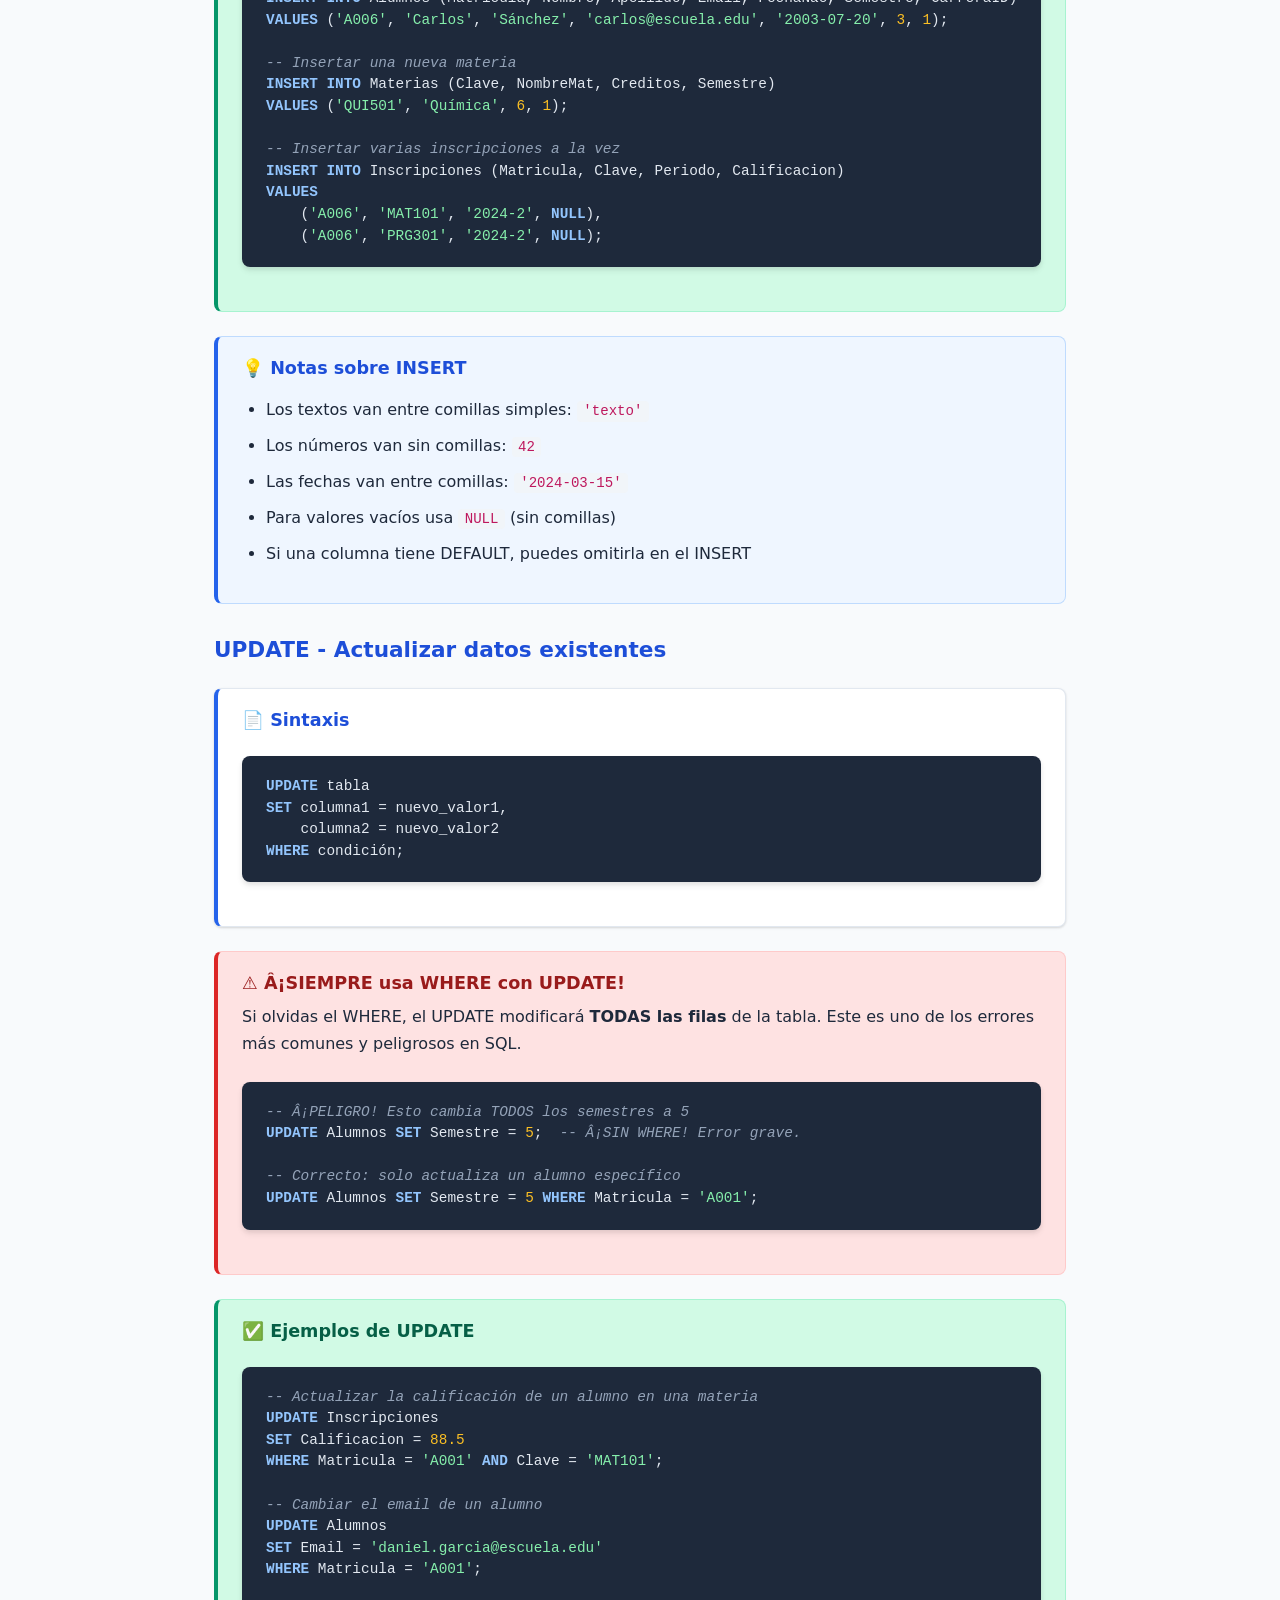
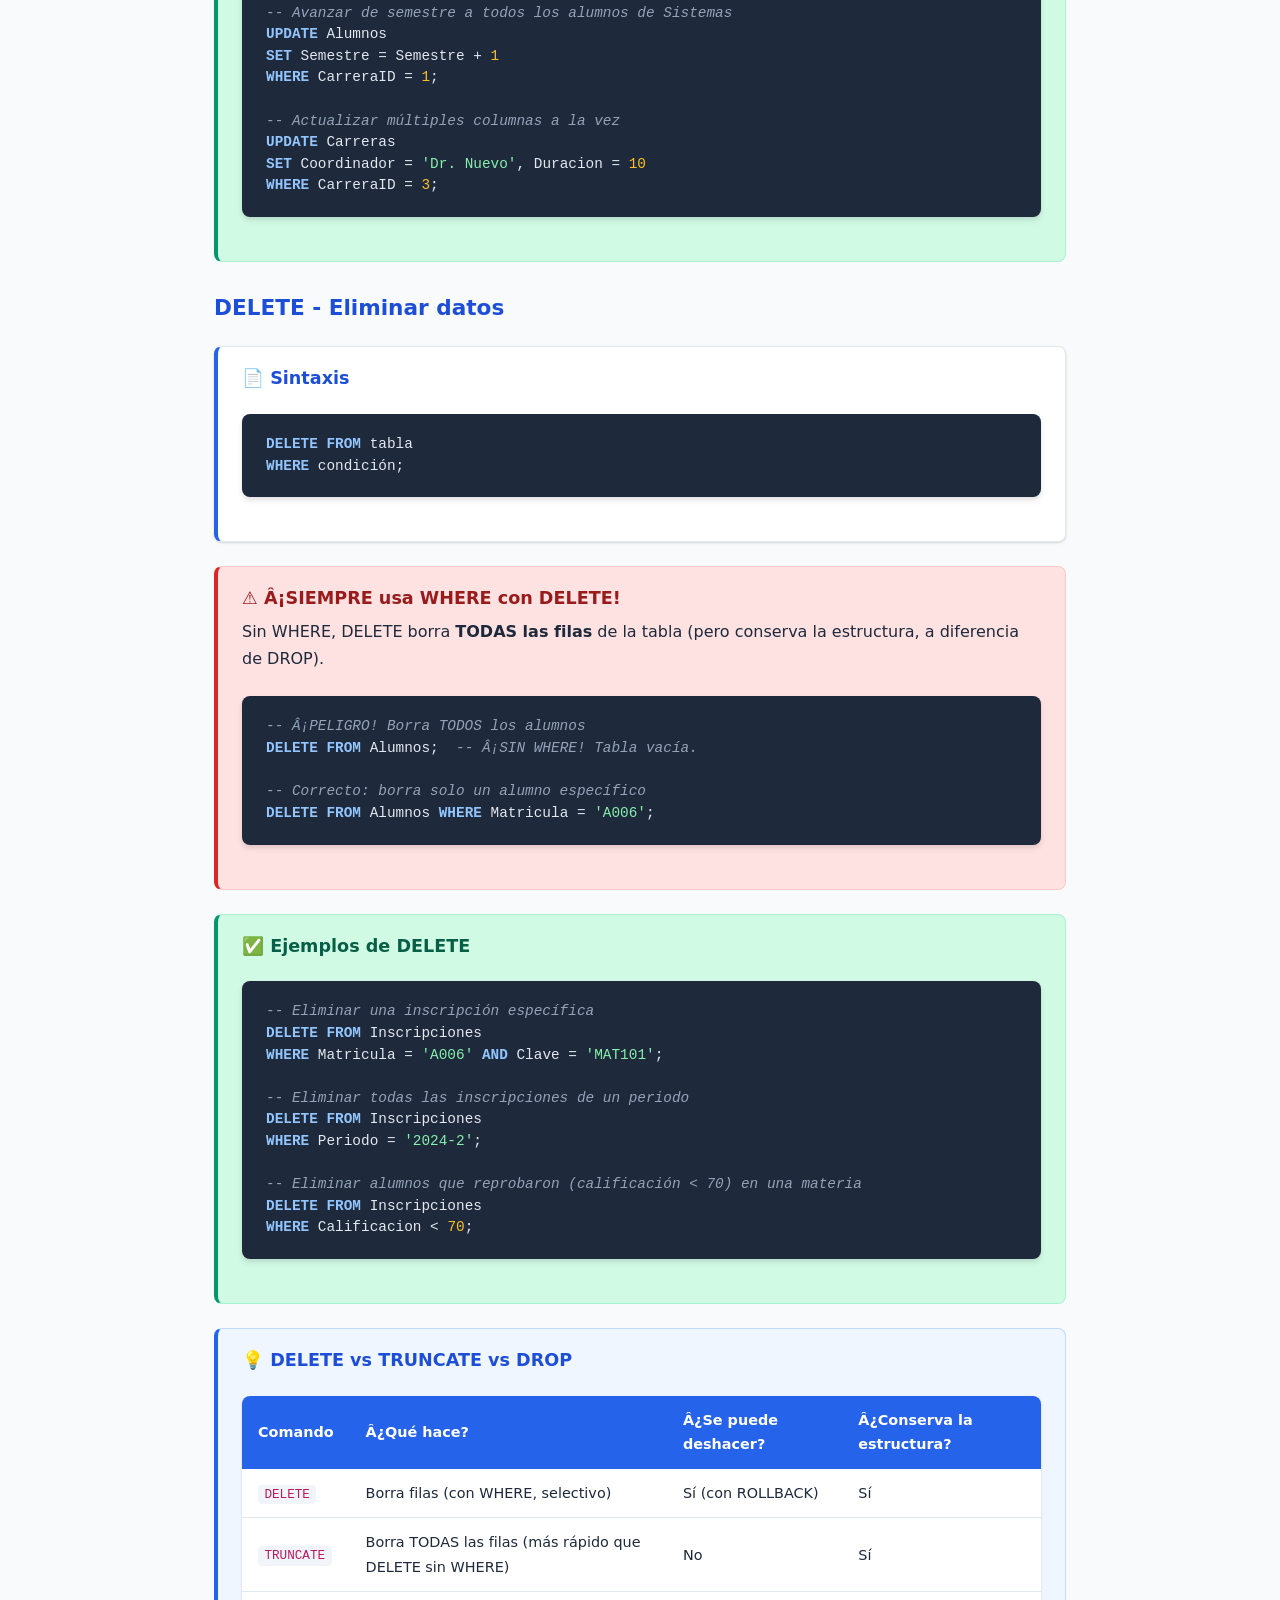
<file: unidad6.html>
<!DOCTYPE html>
<html lang="es">
<head>
    <meta charset="UTF-8">
    <meta name="viewport" content="width=device-width, initial-scale=1.0">
    <title>Unidad 6 - Introducción al Lenguaje SQL | Curso de Bases de Datos</title>
    <link rel="stylesheet" href="styles.css">
</head>
<body>
    <header class="site-header">
        <nav class="nav-container">
            <a href="index.html" class="nav-brand">&#128218; Curso de Bases de Datos</a>
            <ul class="nav-links">
                <li><a href="index.html">Inicio</a></li>
                <li><a href="unidad1.html">U1</a></li>
                <li><a href="unidad2.html">U2</a></li>
                <li><a href="unidad3.html">U3</a></li>
                <li><a href="unidad4.html">U4</a></li>
                <li><a href="unidad5.html">U5</a></li>
                <li><a href="unidad6.html"><strong>U6</strong></a></li>
                <li><a href="evaluacion.html">Evaluaci&oacute;n</a></li>
            </ul>
        </nav>
    </header>

    <main class="main-content">
        <h1>Unidad 6: Introducción al Lenguaje Estructurado de Consultas (SQL)</h1>

        <div class="toc">
            <h4>&#128203; Contenido de esta unidad</h4>
            <ol>
                <li><a href="#caracteristicas">Características generales</a></li>
                <li><a href="#crear">Creación de base de datos y tablas</a></li>
                <li><a href="#seleccion">Selección de la información</a></li>
                <li><a href="#modificacion">Inserción, actualización y eliminación</a></li>
            </ol>
        </div>

        <p>Esta es la unidad más práctica del curso. Aquí es donde todo lo que aprendiste en las unidades anteriores cobra vida. SQL es el lenguaje que usas para "hablar" con la base de datos: pedirle datos, crear tablas, modificar información.</p>

        <div class="info-box">
            <h4>&#128187; Practica mientras lees</h4>
            <p>Te recomiendo abrir una de estas herramientas en otra pestaña y ejecutar los ejemplos:</p>
            <ul>
                <li><a href="https://www.db-fiddle.com/" target="_blank">DB Fiddle</a> (selecciona MySQL o PostgreSQL)</li>
                <li><a href="https://sqliteonline.com/" target="_blank">SQLite Online</a></li>
                <li><a href="https://www.w3schools.com/sql/trysql.asp?filename=trysql_select_all" target="_blank">W3Schools SQL Try It</a></li>
            </ul>
        </div>

        <!-- ============================================ -->
        <!-- SECCIÁ“N 6.1: CARACTERÁSTICAS GENERALES -->
        <!-- ============================================ -->
        <h2 id="caracteristicas">6.1 Características Generales</h2>

        <div class="concept-box">
            <h4>&#128196; Definición</h4>
            <p><strong>SQL</strong> (Structured Query Language / Lenguaje Estructurado de Consultas) es un lenguaje estándar para definir, manipular y controlar bases de datos relacionales. Fue desarrollado por IBM en los años 70 y estandarizado por ANSI/ISO en 1986.</p>
        </div>

        <div class="analogy-box">
            <h4>&#128300; Analogía</h4>
            <p>SQL es como aprender <strong>un idioma para hablar con bases de datos</strong>. Así como usas español para pedir cosas a personas ("dame el reporte de ventas de enero"), usas SQL para pedir cosas al RDBMS (<code>SELECT * FROM Ventas WHERE mes = 'enero'</code>). La gramática es diferente, pero la lógica es la misma: dices QUÁ‰ quieres.</p>
        </div>

        <h3>Características principales de SQL</h3>
        <ul>
            <li><strong>Declarativo:</strong> Describes QUÁ‰ quieres obtener, no CÁ“MO obtenerlo (el optimizador decide el cómo)</li>
            <li><strong>Estándar:</strong> Funciona (con pequeñas variaciones) en MySQL, PostgreSQL, SQL Server, Oracle, etc.</li>
            <li><strong>Basado en conjuntos:</strong> Opera sobre conjuntos de filas, no fila por fila</li>
            <li><strong>No sensible a mayúsculas:</strong> <code>SELECT</code>, <code>select</code> y <code>Select</code> son equivalentes (por convención se escribe en MAYÁšSCULAS)</li>
            <li><strong>Cada sentencia termina con punto y coma</strong> (<code>;</code>)</li>
        </ul>

        <h3>Sublenguajes de SQL</h3>
        <p>SQL se divide en varios sublenguajes según el tipo de operación:</p>

        <table>
            <thead>
                <tr>
                    <th>Sublenguaje</th>
                    <th>Significado</th>
                    <th>Â¿Para qué sirve?</th>
                    <th>Comandos principales</th>
                </tr>
            </thead>
            <tbody>
                <tr>
                    <td><strong>DDL</strong></td>
                    <td>Data Definition Language</td>
                    <td>Crear y modificar la ESTRUCTURA de la BD</td>
                    <td><code>CREATE</code>, <code>ALTER</code>, <code>DROP</code>, <code>TRUNCATE</code></td>
                </tr>
                <tr>
                    <td><strong>DML</strong></td>
                    <td>Data Manipulation Language</td>
                    <td>Consultar y modificar los DATOS</td>
                    <td><code>SELECT</code>, <code>INSERT</code>, <code>UPDATE</code>, <code>DELETE</code></td>
                </tr>
                <tr>
                    <td><strong>DCL</strong></td>
                    <td>Data Control Language</td>
                    <td>Controlar PERMISOS y acceso</td>
                    <td><code>GRANT</code>, <code>REVOKE</code></td>
                </tr>
                <tr>
                    <td><strong>TCL</strong></td>
                    <td>Transaction Control Language</td>
                    <td>Gestionar TRANSACCIONES</td>
                    <td><code>COMMIT</code>, <code>ROLLBACK</code>, <code>SAVEPOINT</code></td>
                </tr>
            </tbody>
        </table>

        <div class="info-box">
            <h4>&#128161; En esta unidad nos enfocaremos en DDL y DML</h4>
            <p>DDL para crear la estructura (CREATE TABLE) y DML para trabajar con datos (SELECT, INSERT, UPDATE, DELETE). Estos son los que más usarás en el curso.</p>
        </div>

        <!-- ============================================ -->
        <!-- SECCIÁ“N 6.2: CREAR BD Y TABLAS -->
        <!-- ============================================ -->
        <h2 id="crear">6.2 Creación de Base de Datos y Tablas</h2>

        <h3>Crear una Base de Datos</h3>

        <div class="example-box">
            <h4>&#9989; Sintaxis y ejemplo</h4>
<pre><code><span class="comment">-- Crear una base de datos nueva</span>
<span class="keyword">CREATE DATABASE</span> Escuela;

<span class="comment">-- Seleccionar la base de datos para trabajar con ella</span>
<span class="keyword">USE</span> Escuela;</code></pre>
            <p><code>CREATE DATABASE</code> crea la BD. <code>USE</code> le dice al RDBMS "desde ahora, trabajo en esta BD".</p>
        </div>

        <h3>Crear Tablas (CREATE TABLE)</h3>

        <div class="concept-box">
            <h4>&#128196; Sintaxis general</h4>
<pre><code><span class="keyword">CREATE TABLE</span> NombreTabla (
    columna1  tipo_dato  [restricciones],
    columna2  tipo_dato  [restricciones],
    ...
    [restricciones de tabla]
);</code></pre>
        </div>

        <h3>Tipos de datos comunes</h3>
        <table>
            <thead>
                <tr>
                    <th>Tipo</th>
                    <th>Descripción</th>
                    <th>Ejemplo de valor</th>
                </tr>
            </thead>
            <tbody>
                <tr>
                    <td><code>INT</code></td>
                    <td>Número entero</td>
                    <td>42, -7, 1000</td>
                </tr>
                <tr>
                    <td><code>DECIMAL(p,s)</code></td>
                    <td>Número con decimales (p dígitos totales, s decimales)</td>
                    <td>DECIMAL(8,2) â†’ 123456.78</td>
                </tr>
                <tr>
                    <td><code>VARCHAR(n)</code></td>
                    <td>Texto de longitud variable (máximo n caracteres)</td>
                    <td>'Hola mundo'</td>
                </tr>
                <tr>
                    <td><code>CHAR(n)</code></td>
                    <td>Texto de longitud fija (siempre n caracteres)</td>
                    <td>CHAR(2) â†’ 'MX'</td>
                </tr>
                <tr>
                    <td><code>DATE</code></td>
                    <td>Fecha (AAAA-MM-DD)</td>
                    <td>'2024-03-15'</td>
                </tr>
                <tr>
                    <td><code>DATETIME</code></td>
                    <td>Fecha y hora</td>
                    <td>'2024-03-15 14:30:00'</td>
                </tr>
                <tr>
                    <td><code>BOOLEAN</code></td>
                    <td>Verdadero o falso</td>
                    <td>TRUE, FALSE</td>
                </tr>
                <tr>
                    <td><code>TEXT</code></td>
                    <td>Texto largo (sin límite práctico)</td>
                    <td>Descripciones, comentarios largos</td>
                </tr>
            </tbody>
        </table>

        <h3>Ejemplo completo: Crear las tablas de una escuela</h3>

        <div class="example-box">
            <h4>&#9989; Creación paso a paso</h4>
<pre><code><span class="comment">-- 1. Crear la base de datos</span>
<span class="keyword">CREATE DATABASE</span> Escuela;
<span class="keyword">USE</span> Escuela;

<span class="comment">-- 2. Crear tabla CARRERAS (primero, porque ALUMNOS la referencia)</span>
<span class="keyword">CREATE TABLE</span> Carreras (
    CarreraID    <span class="keyword">INT</span>          <span class="keyword">PRIMARY KEY</span>,
    Nombre       <span class="keyword">VARCHAR</span>(<span class="number">80</span>)  <span class="keyword">NOT NULL</span>,
    Duracion     <span class="keyword">INT</span>          <span class="keyword">NOT NULL</span>,
    Coordinador  <span class="keyword">VARCHAR</span>(<span class="number">100</span>)
);

<span class="comment">-- 3. Crear tabla ALUMNOS</span>
<span class="keyword">CREATE TABLE</span> Alumnos (
    Matricula    <span class="keyword">VARCHAR</span>(<span class="number">10</span>)  <span class="keyword">PRIMARY KEY</span>,
    Nombre       <span class="keyword">VARCHAR</span>(<span class="number">50</span>)  <span class="keyword">NOT NULL</span>,
    Apellido     <span class="keyword">VARCHAR</span>(<span class="number">50</span>)  <span class="keyword">NOT NULL</span>,
    Email        <span class="keyword">VARCHAR</span>(<span class="number">100</span>) <span class="keyword">UNIQUE</span>,
    FechaNac     <span class="keyword">DATE</span>,
    Semestre     <span class="keyword">INT</span>          <span class="keyword">CHECK</span> (Semestre >= <span class="number">1</span> <span class="keyword">AND</span> Semestre <= <span class="number">12</span>),
    CarreraID    <span class="keyword">INT</span>          <span class="keyword">NOT NULL</span>,
    <span class="keyword">FOREIGN KEY</span> (CarreraID) <span class="keyword">REFERENCES</span> Carreras(CarreraID)
);

<span class="comment">-- 4. Crear tabla MATERIAS</span>
<span class="keyword">CREATE TABLE</span> Materias (
    Clave        <span class="keyword">VARCHAR</span>(<span class="number">10</span>)  <span class="keyword">PRIMARY KEY</span>,
    NombreMat    <span class="keyword">VARCHAR</span>(<span class="number">80</span>)  <span class="keyword">NOT NULL</span>,
    Creditos     <span class="keyword">INT</span>          <span class="keyword">NOT NULL</span>,
    Semestre     <span class="keyword">INT</span>
);

<span class="comment">-- 5. Crear tabla INSCRIPCIONES (relación M:N entre Alumnos y Materias)</span>
<span class="keyword">CREATE TABLE</span> Inscripciones (
    Matricula    <span class="keyword">VARCHAR</span>(<span class="number">10</span>),
    Clave        <span class="keyword">VARCHAR</span>(<span class="number">10</span>),
    Periodo      <span class="keyword">VARCHAR</span>(<span class="number">10</span>)  <span class="keyword">NOT NULL</span>,
    Calificacion <span class="keyword">DECIMAL</span>(<span class="number">4</span>,<span class="number">1</span>),
    <span class="keyword">PRIMARY KEY</span> (Matricula, Clave),
    <span class="keyword">FOREIGN KEY</span> (Matricula) <span class="keyword">REFERENCES</span> Alumnos(Matricula),
    <span class="keyword">FOREIGN KEY</span> (Clave) <span class="keyword">REFERENCES</span> Materias(Clave)
);</code></pre>
        </div>

        <div class="warning-box">
            <h4>&#9888;&#65039; Orden de creación</h4>
            <p>Cuando usas FOREIGN KEY, la tabla referenciada <strong>debe existir primero</strong>. Por eso creamos CARRERAS antes que ALUMNOS (porque ALUMNOS referencia a CARRERAS).</p>
        </div>

        <h3>Modificar tablas (ALTER TABLE)</h3>
        <div class="example-box">
            <h4>&#9989; Operaciones comunes con ALTER</h4>
<pre><code><span class="comment">-- Agregar una columna nueva</span>
<span class="keyword">ALTER TABLE</span> Alumnos <span class="keyword">ADD</span> Telefono <span class="keyword">VARCHAR</span>(<span class="number">15</span>);

<span class="comment">-- Eliminar una columna</span>
<span class="keyword">ALTER TABLE</span> Alumnos <span class="keyword">DROP COLUMN</span> Telefono;

<span class="comment">-- Modificar el tipo de dato de una columna (MySQL)</span>
<span class="keyword">ALTER TABLE</span> Alumnos <span class="keyword">MODIFY</span> Email <span class="keyword">VARCHAR</span>(<span class="number">150</span>);

<span class="comment">-- Agregar una restricción</span>
<span class="keyword">ALTER TABLE</span> Alumnos <span class="keyword">ADD CONSTRAINT</span> chk_semestre 
    <span class="keyword">CHECK</span> (Semestre >= <span class="number">1</span>);</code></pre>
        </div>

        <h3>Eliminar tablas y bases de datos (DROP)</h3>
        <div class="example-box">
            <h4>&#9989; Sintaxis</h4>
<pre><code><span class="comment">-- Eliminar una tabla (Â¡CUIDADO! Borra toda la estructura y datos)</span>
<span class="keyword">DROP TABLE</span> Inscripciones;

<span class="comment">-- Eliminar solo si existe (evita error si no existe)</span>
<span class="keyword">DROP TABLE IF EXISTS</span> Inscripciones;

<span class="comment">-- Eliminar toda la base de datos</span>
<span class="keyword">DROP DATABASE</span> Escuela;</code></pre>
        </div>

        <div class="warning-box">
            <h4>&#9888;&#65039; DROP es irreversible</h4>
            <p><code>DROP TABLE</code> elimina la tabla, sus datos y su estructura permanentemente. No hay "Ctrl+Z". En producción, siempre haz un respaldo antes de ejecutar DROP.</p>
        </div>

        <!-- ============================================ -->
        <!-- SECCIÁ“N 6.3: SELECT -->
        <!-- ============================================ -->
        <h2 id="seleccion">6.3 Selección de la Información (SELECT)</h2>

        <p>El <code>SELECT</code> es el comando más usado en SQL. Sirve para consultar (leer) datos de una o más tablas. No modifica nada, solo muestra resultados.</p>

        <div class="concept-box">
            <h4>&#128196; Sintaxis básica</h4>
<pre><code><span class="keyword">SELECT</span> columnas
<span class="keyword">FROM</span> tabla
[<span class="keyword">WHERE</span> condición]
[<span class="keyword">ORDER BY</span> columna [ASC|DESC]]
[<span class="keyword">LIMIT</span> n];</code></pre>
        </div>

        <p>Primero, insertemos datos de ejemplo para poder practicar las consultas:</p>

        <div class="example-box">
            <h4>&#128190; Datos de ejemplo (ejecuta esto primero)</h4>
<pre><code><span class="keyword">INSERT INTO</span> Carreras <span class="keyword">VALUES</span>
(<span class="number">1</span>, <span class="string">'Ing. en Sistemas'</span>, <span class="number">9</span>, <span class="string">'Dr. Ramírez'</span>),
(<span class="number">2</span>, <span class="string">'Ing. Industrial'</span>, <span class="number">9</span>, <span class="string">'Dra. Flores'</span>),
(<span class="number">3</span>, <span class="string">'Ing. Civil'</span>, <span class="number">10</span>, <span class="string">'Dr. Mendoza'</span>);

<span class="keyword">INSERT INTO</span> Alumnos <span class="keyword">VALUES</span>
(<span class="string">'A001'</span>, <span class="string">'Daniel'</span>, <span class="string">'García'</span>, <span class="string">'daniel@escuela.edu'</span>, <span class="string">'2002-05-15'</span>, <span class="number">4</span>, <span class="number">1</span>),
(<span class="string">'A002'</span>, <span class="string">'María'</span>, <span class="string">'López'</span>, <span class="string">'maria@escuela.edu'</span>, <span class="string">'2001-08-22'</span>, <span class="number">6</span>, <span class="number">2</span>),
(<span class="string">'A003'</span>, <span class="string">'Juan'</span>, <span class="string">'Martínez'</span>, <span class="string">'juan@escuela.edu'</span>, <span class="string">'2003-01-10'</span>, <span class="number">4</span>, <span class="number">1</span>),
(<span class="string">'A004'</span>, <span class="string">'Sofía'</span>, <span class="string">'Rodríguez'</span>, <span class="string">'sofia@escuela.edu'</span>, <span class="string">'2004-11-30'</span>, <span class="number">2</span>, <span class="number">3</span>),
(<span class="string">'A005'</span>, <span class="string">'Luis'</span>, <span class="string">'Hernández'</span>, <span class="string">'luis@escuela.edu'</span>, <span class="string">'2000-03-08'</span>, <span class="number">8</span>, <span class="number">2</span>);

<span class="keyword">INSERT INTO</span> Materias <span class="keyword">VALUES</span>
(<span class="string">'MAT101'</span>, <span class="string">'Cálculo I'</span>, <span class="number">8</span>, <span class="number">1</span>),
(<span class="string">'FIS201'</span>, <span class="string">'Física I'</span>, <span class="number">8</span>, <span class="number">2</span>),
(<span class="string">'PRG301'</span>, <span class="string">'Programación'</span>, <span class="number">6</span>, <span class="number">3</span>),
(<span class="string">'BD401'</span>, <span class="string">'Bases de Datos'</span>, <span class="number">6</span>, <span class="number">4</span>);

<span class="keyword">INSERT INTO</span> Inscripciones <span class="keyword">VALUES</span>
(<span class="string">'A001'</span>, <span class="string">'MAT101'</span>, <span class="string">'2024-1'</span>, <span class="number">85.0</span>),
(<span class="string">'A001'</span>, <span class="string">'PRG301'</span>, <span class="string">'2024-1'</span>, <span class="number">92.5</span>),
(<span class="string">'A002'</span>, <span class="string">'MAT101'</span>, <span class="string">'2024-1'</span>, <span class="number">78.0</span>),
(<span class="string">'A002'</span>, <span class="string">'FIS201'</span>, <span class="string">'2024-1'</span>, <span class="number">88.5</span>),
(<span class="string">'A003'</span>, <span class="string">'BD401'</span>, <span class="string">'2024-1'</span>, <span class="number">95.0</span>),
(<span class="string">'A003'</span>, <span class="string">'MAT101'</span>, <span class="string">'2024-1'</span>, <span class="number">82.0</span>),
(<span class="string">'A004'</span>, <span class="string">'MAT101'</span>, <span class="string">'2024-1'</span>, <span class="number">70.5</span>),
(<span class="string">'A005'</span>, <span class="string">'FIS201'</span>, <span class="string">'2024-1'</span>, <span class="number">91.0</span>);</code></pre>
        </div>

        <!-- SELECT básico -->
        <h3>SELECT básico</h3>
        <div class="example-box">
            <h4>&#9989; Consultas fundamentales</h4>
<pre><code><span class="comment">-- Seleccionar TODAS las columnas de una tabla</span>
<span class="keyword">SELECT</span> * <span class="keyword">FROM</span> Alumnos;

<span class="comment">-- Seleccionar columnas específicas</span>
<span class="keyword">SELECT</span> Nombre, Apellido, Semestre <span class="keyword">FROM</span> Alumnos;

<span class="comment">-- Valores únicos (sin repetidos)</span>
<span class="keyword">SELECT DISTINCT</span> CarreraID <span class="keyword">FROM</span> Alumnos;</code></pre>
        </div>

        <!-- WHERE -->
        <h3>Filtrar con WHERE</h3>
        <div class="example-box">
            <h4>&#9989; Condiciones de filtrado</h4>
<pre><code><span class="comment">-- Igualdad</span>
<span class="keyword">SELECT</span> * <span class="keyword">FROM</span> Alumnos <span class="keyword">WHERE</span> CarreraID = <span class="number">1</span>;

<span class="comment">-- Comparación numérica</span>
<span class="keyword">SELECT</span> Nombre, Semestre <span class="keyword">FROM</span> Alumnos <span class="keyword">WHERE</span> Semestre > <span class="number">4</span>;

<span class="comment">-- Texto (usar comillas simples)</span>
<span class="keyword">SELECT</span> * <span class="keyword">FROM</span> Alumnos <span class="keyword">WHERE</span> Nombre = <span class="string">'Daniel'</span>;

<span class="comment">-- AND: ambas condiciones deben cumplirse</span>
<span class="keyword">SELECT</span> * <span class="keyword">FROM</span> Alumnos 
<span class="keyword">WHERE</span> CarreraID = <span class="number">1</span> <span class="keyword">AND</span> Semestre = <span class="number">4</span>;

<span class="comment">-- OR: al menos una condición se cumple</span>
<span class="keyword">SELECT</span> * <span class="keyword">FROM</span> Alumnos 
<span class="keyword">WHERE</span> CarreraID = <span class="number">1</span> <span class="keyword">OR</span> CarreraID = <span class="number">2</span>;

<span class="comment">-- IN: equivalente a múltiples OR</span>
<span class="keyword">SELECT</span> * <span class="keyword">FROM</span> Alumnos 
<span class="keyword">WHERE</span> CarreraID <span class="keyword">IN</span> (<span class="number">1</span>, <span class="number">2</span>);

<span class="comment">-- BETWEEN: rango de valores</span>
<span class="keyword">SELECT</span> * <span class="keyword">FROM</span> Inscripciones 
<span class="keyword">WHERE</span> Calificacion <span class="keyword">BETWEEN</span> <span class="number">80</span> <span class="keyword">AND</span> <span class="number">90</span>;

<span class="comment">-- LIKE: búsqueda de patrones en texto</span>
<span class="keyword">SELECT</span> * <span class="keyword">FROM</span> Alumnos <span class="keyword">WHERE</span> Nombre <span class="keyword">LIKE</span> <span class="string">'M%'</span>;    <span class="comment">-- Empieza con M</span>
<span class="keyword">SELECT</span> * <span class="keyword">FROM</span> Alumnos <span class="keyword">WHERE</span> Apellido <span class="keyword">LIKE</span> <span class="string">'%ez'</span>;  <span class="comment">-- Termina en 'ez'</span>
<span class="keyword">SELECT</span> * <span class="keyword">FROM</span> Alumnos <span class="keyword">WHERE</span> Nombre <span class="keyword">LIKE</span> <span class="string">'_u%'</span>;   <span class="comment">-- Segunda letra es 'u'</span>

<span class="comment">-- IS NULL: buscar valores vacíos</span>
<span class="keyword">SELECT</span> * <span class="keyword">FROM</span> Alumnos <span class="keyword">WHERE</span> Email <span class="keyword">IS NULL</span>;

<span class="comment">-- NOT: negar una condición</span>
<span class="keyword">SELECT</span> * <span class="keyword">FROM</span> Alumnos <span class="keyword">WHERE</span> CarreraID <span class="keyword">NOT IN</span> (<span class="number">1</span>, <span class="number">2</span>);</code></pre>
        </div>

        <div class="info-box">
            <h4>&#128161; Comodines de LIKE</h4>
            <ul>
                <li><code>%</code> = cualquier cantidad de caracteres (incluyendo cero)</li>
                <li><code>_</code> = exactamente un carácter</li>
            </ul>
        </div>

        <!-- ORDER BY -->
        <h3>Ordenar resultados (ORDER BY)</h3>
        <div class="example-box">
            <h4>&#9989; Ejemplos</h4>
<pre><code><span class="comment">-- Ordenar por nombre (A-Z, ascendente por defecto)</span>
<span class="keyword">SELECT</span> * <span class="keyword">FROM</span> Alumnos <span class="keyword">ORDER BY</span> Nombre;

<span class="comment">-- Ordenar por semestre de mayor a menor</span>
<span class="keyword">SELECT</span> * <span class="keyword">FROM</span> Alumnos <span class="keyword">ORDER BY</span> Semestre <span class="keyword">DESC</span>;

<span class="comment">-- Ordenar por múltiples columnas</span>
<span class="keyword">SELECT</span> * <span class="keyword">FROM</span> Alumnos <span class="keyword">ORDER BY</span> CarreraID <span class="keyword">ASC</span>, Semestre <span class="keyword">DESC</span>;</code></pre>
        </div>

        <!-- Funciones de agregación -->
        <h3>Funciones de Agregación</h3>
        <p>Realizan cálculos sobre un conjunto de filas y devuelven un solo valor.</p>

        <table>
            <thead>
                <tr>
                    <th>Función</th>
                    <th>Â¿Qué hace?</th>
                    <th>Ejemplo</th>
                </tr>
            </thead>
            <tbody>
                <tr>
                    <td><code>COUNT()</code></td>
                    <td>Cuenta filas</td>
                    <td><code>COUNT(*)</code> = total de filas</td>
                </tr>
                <tr>
                    <td><code>SUM()</code></td>
                    <td>Suma valores</td>
                    <td><code>SUM(Creditos)</code></td>
                </tr>
                <tr>
                    <td><code>AVG()</code></td>
                    <td>Promedio</td>
                    <td><code>AVG(Calificacion)</code></td>
                </tr>
                <tr>
                    <td><code>MAX()</code></td>
                    <td>Valor máximo</td>
                    <td><code>MAX(Calificacion)</code></td>
                </tr>
                <tr>
                    <td><code>MIN()</code></td>
                    <td>Valor mínimo</td>
                    <td><code>MIN(Calificacion)</code></td>
                </tr>
            </tbody>
        </table>

        <div class="example-box">
            <h4>&#9989; Ejemplos de funciones de agregación</h4>
<pre><code><span class="comment">-- Â¿Cuántos alumnos hay?</span>
<span class="keyword">SELECT COUNT</span>(*) <span class="keyword">AS</span> TotalAlumnos <span class="keyword">FROM</span> Alumnos;

<span class="comment">-- Promedio de calificaciones</span>
<span class="keyword">SELECT AVG</span>(Calificacion) <span class="keyword">AS</span> Promedio <span class="keyword">FROM</span> Inscripciones;

<span class="comment">-- Calificación más alta y más baja</span>
<span class="keyword">SELECT MAX</span>(Calificacion) <span class="keyword">AS</span> Maxima, 
       <span class="keyword">MIN</span>(Calificacion) <span class="keyword">AS</span> Minima 
<span class="keyword">FROM</span> Inscripciones;

<span class="comment">-- Total de créditos disponibles</span>
<span class="keyword">SELECT SUM</span>(Creditos) <span class="keyword">AS</span> TotalCreditos <span class="keyword">FROM</span> Materias;</code></pre>
        </div>

        <!-- GROUP BY -->
        <h3>Agrupar resultados (GROUP BY)</h3>
        <div class="concept-box">
            <h4>&#128196; Concepto</h4>
            <p><code>GROUP BY</code> agrupa filas que tienen el mismo valor en una columna y permite aplicar funciones de agregación a cada grupo.</p>
        </div>

        <div class="example-box">
            <h4>&#9989; Ejemplos con GROUP BY</h4>
<pre><code><span class="comment">-- Â¿Cuántos alumnos hay por carrera?</span>
<span class="keyword">SELECT</span> CarreraID, <span class="keyword">COUNT</span>(*) <span class="keyword">AS</span> NumAlumnos
<span class="keyword">FROM</span> Alumnos
<span class="keyword">GROUP BY</span> CarreraID;

<span class="comment">-- Promedio de calificación por alumno</span>
<span class="keyword">SELECT</span> Matricula, <span class="keyword">AVG</span>(Calificacion) <span class="keyword">AS</span> Promedio
<span class="keyword">FROM</span> Inscripciones
<span class="keyword">GROUP BY</span> Matricula;

<span class="comment">-- Promedio por materia, solo materias con promedio > 80</span>
<span class="keyword">SELECT</span> Clave, <span class="keyword">AVG</span>(Calificacion) <span class="keyword">AS</span> Promedio
<span class="keyword">FROM</span> Inscripciones
<span class="keyword">GROUP BY</span> Clave
<span class="keyword">HAVING AVG</span>(Calificacion) > <span class="number">80</span>;</code></pre>
        </div>

        <div class="info-box">
            <h4>&#128161; WHERE vs HAVING</h4>
            <ul>
                <li><code>WHERE</code> filtra <strong>filas individuales</strong> ANTES de agrupar</li>
                <li><code>HAVING</code> filtra <strong>grupos</strong> DESPUÁ‰S de agrupar</li>
            </ul>
        </div>

        <!-- JOIN en SELECT -->
        <h3>Consultas con JOIN</h3>
        <div class="example-box">
            <h4>&#9989; Combinar información de varias tablas</h4>
<pre><code><span class="comment">-- Mostrar nombre del alumno con nombre de su carrera</span>
<span class="keyword">SELECT</span> A.Nombre, A.Apellido, C.Nombre <span class="keyword">AS</span> Carrera
<span class="keyword">FROM</span> Alumnos A
<span class="keyword">INNER JOIN</span> Carreras C <span class="keyword">ON</span> A.CarreraID = C.CarreraID;

<span class="comment">-- Mostrar inscripciones con nombre del alumno y nombre de la materia</span>
<span class="keyword">SELECT</span> A.Nombre, A.Apellido, M.NombreMat, I.Calificacion
<span class="keyword">FROM</span> Inscripciones I
<span class="keyword">INNER JOIN</span> Alumnos A <span class="keyword">ON</span> I.Matricula = A.Matricula
<span class="keyword">INNER JOIN</span> Materias M <span class="keyword">ON</span> I.Clave = M.Clave
<span class="keyword">ORDER BY</span> A.Apellido, M.NombreMat;

<span class="comment">-- Alumnos que NO tienen inscripciones (LEFT JOIN + IS NULL)</span>
<span class="keyword">SELECT</span> A.Nombre, A.Apellido
<span class="keyword">FROM</span> Alumnos A
<span class="keyword">LEFT JOIN</span> Inscripciones I <span class="keyword">ON</span> A.Matricula = I.Matricula
<span class="keyword">WHERE</span> I.Matricula <span class="keyword">IS NULL</span>;</code></pre>
        </div>

        <!-- Orden de ejecución -->
        <h3>Orden de ejecución de un SELECT completo</h3>
        <div class="info-box">
            <h4>&#128161; El RDBMS ejecuta en este orden (no es el orden en que lo escribes)</h4>
            <ol>
                <li><code>FROM</code> y <code>JOIN</code> - Determina las tablas fuente</li>
                <li><code>WHERE</code> - Filtra filas</li>
                <li><code>GROUP BY</code> - Agrupa filas</li>
                <li><code>HAVING</code> - Filtra grupos</li>
                <li><code>SELECT</code> - Elige columnas</li>
                <li><code>DISTINCT</code> - Elimina duplicados</li>
                <li><code>ORDER BY</code> - Ordena resultados</li>
                <li><code>LIMIT</code> - Limita cantidad de filas</li>
            </ol>
        </div>

        <!-- ============================================ -->
        <!-- SECCIÁ“N 6.4: INSERT, UPDATE, DELETE -->
        <!-- ============================================ -->
        <h2 id="modificacion">6.4 Inserción, Actualización y Eliminación de Información</h2>

        <!-- INSERT -->
        <h3>INSERT - Insertar datos</h3>
        <div class="concept-box">
            <h4>&#128196; Sintaxis</h4>
<pre><code><span class="comment">-- Forma 1: Especificando columnas (recomendado)</span>
<span class="keyword">INSERT INTO</span> tabla (col1, col2, col3)
<span class="keyword">VALUES</span> (valor1, valor2, valor3);

<span class="comment">-- Forma 2: Sin especificar columnas (debes dar TODOS los valores en orden)</span>
<span class="keyword">INSERT INTO</span> tabla
<span class="keyword">VALUES</span> (valor1, valor2, valor3, ...);

<span class="comment">-- Forma 3: Múltiples filas a la vez</span>
<span class="keyword">INSERT INTO</span> tabla (col1, col2)
<span class="keyword">VALUES</span> (val1, val2), (val3, val4), (val5, val6);</code></pre>
        </div>

        <div class="example-box">
            <h4>&#9989; Ejemplos de INSERT</h4>
<pre><code><span class="comment">-- Insertar un nuevo alumno (especificando columnas)</span>
<span class="keyword">INSERT INTO</span> Alumnos (Matricula, Nombre, Apellido, Email, FechaNac, Semestre, CarreraID)
<span class="keyword">VALUES</span> (<span class="string">'A006'</span>, <span class="string">'Carlos'</span>, <span class="string">'Sánchez'</span>, <span class="string">'carlos@escuela.edu'</span>, <span class="string">'2003-07-20'</span>, <span class="number">3</span>, <span class="number">1</span>);

<span class="comment">-- Insertar una nueva materia</span>
<span class="keyword">INSERT INTO</span> Materias (Clave, NombreMat, Creditos, Semestre)
<span class="keyword">VALUES</span> (<span class="string">'QUI501'</span>, <span class="string">'Química'</span>, <span class="number">6</span>, <span class="number">1</span>);

<span class="comment">-- Insertar varias inscripciones a la vez</span>
<span class="keyword">INSERT INTO</span> Inscripciones (Matricula, Clave, Periodo, Calificacion)
<span class="keyword">VALUES</span> 
    (<span class="string">'A006'</span>, <span class="string">'MAT101'</span>, <span class="string">'2024-2'</span>, <span class="keyword">NULL</span>),
    (<span class="string">'A006'</span>, <span class="string">'PRG301'</span>, <span class="string">'2024-2'</span>, <span class="keyword">NULL</span>);</code></pre>
        </div>

        <div class="info-box">
            <h4>&#128161; Notas sobre INSERT</h4>
            <ul>
                <li>Los textos van entre comillas simples: <code>'texto'</code></li>
                <li>Los números van sin comillas: <code>42</code></li>
                <li>Las fechas van entre comillas: <code>'2024-03-15'</code></li>
                <li>Para valores vacíos usa <code>NULL</code> (sin comillas)</li>
                <li>Si una columna tiene DEFAULT, puedes omitirla en el INSERT</li>
            </ul>
        </div>

        <!-- UPDATE -->
        <h3>UPDATE - Actualizar datos existentes</h3>
        <div class="concept-box">
            <h4>&#128196; Sintaxis</h4>
<pre><code><span class="keyword">UPDATE</span> tabla
<span class="keyword">SET</span> columna1 = nuevo_valor1,
    columna2 = nuevo_valor2
<span class="keyword">WHERE</span> condición;</code></pre>
        </div>

        <div class="warning-box">
            <h4>&#9888;&#65039; Â¡SIEMPRE usa WHERE con UPDATE!</h4>
            <p>Si olvidas el WHERE, el UPDATE modificará <strong>TODAS las filas</strong> de la tabla. Este es uno de los errores más comunes y peligrosos en SQL.</p>
<pre><code><span class="comment">-- Â¡PELIGRO! Esto cambia TODOS los semestres a 5</span>
<span class="keyword">UPDATE</span> Alumnos <span class="keyword">SET</span> Semestre = <span class="number">5</span>;  <span class="comment">-- Â¡SIN WHERE! Error grave.</span>

<span class="comment">-- Correcto: solo actualiza un alumno específico</span>
<span class="keyword">UPDATE</span> Alumnos <span class="keyword">SET</span> Semestre = <span class="number">5</span> <span class="keyword">WHERE</span> Matricula = <span class="string">'A001'</span>;</code></pre>
        </div>

        <div class="example-box">
            <h4>&#9989; Ejemplos de UPDATE</h4>
<pre><code><span class="comment">-- Actualizar la calificación de un alumno en una materia</span>
<span class="keyword">UPDATE</span> Inscripciones 
<span class="keyword">SET</span> Calificacion = <span class="number">88.5</span> 
<span class="keyword">WHERE</span> Matricula = <span class="string">'A001'</span> <span class="keyword">AND</span> Clave = <span class="string">'MAT101'</span>;

<span class="comment">-- Cambiar el email de un alumno</span>
<span class="keyword">UPDATE</span> Alumnos 
<span class="keyword">SET</span> Email = <span class="string">'daniel.garcia@escuela.edu'</span> 
<span class="keyword">WHERE</span> Matricula = <span class="string">'A001'</span>;

<span class="comment">-- Avanzar de semestre a todos los alumnos de Sistemas</span>
<span class="keyword">UPDATE</span> Alumnos 
<span class="keyword">SET</span> Semestre = Semestre + <span class="number">1</span> 
<span class="keyword">WHERE</span> CarreraID = <span class="number">1</span>;

<span class="comment">-- Actualizar múltiples columnas a la vez</span>
<span class="keyword">UPDATE</span> Carreras 
<span class="keyword">SET</span> Coordinador = <span class="string">'Dr. Nuevo'</span>, Duracion = <span class="number">10</span> 
<span class="keyword">WHERE</span> CarreraID = <span class="number">3</span>;</code></pre>
        </div>

        <!-- DELETE -->
        <h3>DELETE - Eliminar datos</h3>
        <div class="concept-box">
            <h4>&#128196; Sintaxis</h4>
<pre><code><span class="keyword">DELETE FROM</span> tabla
<span class="keyword">WHERE</span> condición;</code></pre>
        </div>

        <div class="warning-box">
            <h4>&#9888;&#65039; Â¡SIEMPRE usa WHERE con DELETE!</h4>
            <p>Sin WHERE, DELETE borra <strong>TODAS las filas</strong> de la tabla (pero conserva la estructura, a diferencia de DROP).</p>
<pre><code><span class="comment">-- Â¡PELIGRO! Borra TODOS los alumnos</span>
<span class="keyword">DELETE FROM</span> Alumnos;  <span class="comment">-- Â¡SIN WHERE! Tabla vacía.</span>

<span class="comment">-- Correcto: borra solo un alumno específico</span>
<span class="keyword">DELETE FROM</span> Alumnos <span class="keyword">WHERE</span> Matricula = <span class="string">'A006'</span>;</code></pre>
        </div>

        <div class="example-box">
            <h4>&#9989; Ejemplos de DELETE</h4>
<pre><code><span class="comment">-- Eliminar una inscripción específica</span>
<span class="keyword">DELETE FROM</span> Inscripciones 
<span class="keyword">WHERE</span> Matricula = <span class="string">'A006'</span> <span class="keyword">AND</span> Clave = <span class="string">'MAT101'</span>;

<span class="comment">-- Eliminar todas las inscripciones de un periodo</span>
<span class="keyword">DELETE FROM</span> Inscripciones 
<span class="keyword">WHERE</span> Periodo = <span class="string">'2024-2'</span>;

<span class="comment">-- Eliminar alumnos que reprobaron (calificación < 70) en una materia</span>
<span class="keyword">DELETE FROM</span> Inscripciones 
<span class="keyword">WHERE</span> Calificacion < <span class="number">70</span>;</code></pre>
        </div>

        <div class="info-box">
            <h4>&#128161; DELETE vs TRUNCATE vs DROP</h4>
            <table>
                <thead>
                    <tr>
                        <th>Comando</th>
                        <th>Â¿Qué hace?</th>
                        <th>Â¿Se puede deshacer?</th>
                        <th>Â¿Conserva la estructura?</th>
                    </tr>
                </thead>
                <tbody>
                    <tr>
                        <td><code>DELETE</code></td>
                        <td>Borra filas (con WHERE, selectivo)</td>
                        <td>Sí (con ROLLBACK)</td>
                        <td>Sí</td>
                    </tr>
                    <tr>
                        <td><code>TRUNCATE</code></td>
                        <td>Borra TODAS las filas (más rápido que DELETE sin WHERE)</td>
                        <td>No</td>
                        <td>Sí</td>
                    </tr>
                    <tr>
                        <td><code>DROP</code></td>
                        <td>Elimina la tabla completa</td>
                        <td>No</td>
                        <td>No</td>
                    </tr>
                </tbody>
            </table>
        </div>

        <!-- Buenas prácticas -->
        <h3>Buenas prácticas en SQL</h3>
        <div class="info-box">
            <h4>&#127775; Tips para escribir buen SQL</h4>
            <ol>
                <li><strong>Siempre prueba con SELECT antes de UPDATE/DELETE.</strong> Si vas a borrar registros, primero ejecuta un SELECT con la misma condición para ver qué se va a afectar.</li>
                <li><strong>Usa nombres descriptivos</strong> para tablas y columnas (no "t1", "col_a").</li>
                <li><strong>Escribe las palabras clave en MAYÁšSCULAS</strong> y los nombres de tablas/columnas en el formato que elijas (consistente).</li>
                <li><strong>Usa aliases (AS)</strong> para hacer las consultas más legibles.</li>
                <li><strong>Comenta tu código</strong> con <code>--</code> para explicar consultas complejas.</li>
                <li><strong>Usa indentación</strong> para que las consultas largas sean legibles.</li>
                <li><strong>Especifica columnas en INSERT</strong> en lugar de confiar en el orden.</li>
                <li><strong>Nunca hagas UPDATE o DELETE sin WHERE</strong> en producción.</li>
            </ol>
        </div>

        <!-- Ejemplo final integrador -->
        <h3>Ejercicio integrador</h3>
        <div class="example-box">
            <h4>&#127919; Consulta que integra todo lo aprendido</h4>
            <p>"Mostrar el nombre completo de cada alumno, su carrera, cuántas materias cursa y su promedio de calificaciones, solo para quienes tienen promedio mayor a 80, ordenados del mejor promedio al peor."</p>
<pre><code><span class="keyword">SELECT</span> 
    A.Nombre,
    A.Apellido,
    C.Nombre <span class="keyword">AS</span> Carrera,
    <span class="keyword">COUNT</span>(I.Clave) <span class="keyword">AS</span> MateriasInscritas,
    <span class="keyword">ROUND</span>(<span class="keyword">AVG</span>(I.Calificacion), <span class="number">1</span>) <span class="keyword">AS</span> Promedio
<span class="keyword">FROM</span> Alumnos A
<span class="keyword">INNER JOIN</span> Carreras C <span class="keyword">ON</span> A.CarreraID = C.CarreraID
<span class="keyword">INNER JOIN</span> Inscripciones I <span class="keyword">ON</span> A.Matricula = I.Matricula
<span class="keyword">GROUP BY</span> A.Matricula, A.Nombre, A.Apellido, C.Nombre
<span class="keyword">HAVING AVG</span>(I.Calificacion) > <span class="number">80</span>
<span class="keyword">ORDER BY</span> Promedio <span class="keyword">DESC</span>;</code></pre>
            <p>Esta consulta usa: SELECT con columnas específicas, JOIN (dos tablas), alias (AS), funciones de agregación (COUNT, AVG, ROUND), GROUP BY, HAVING, y ORDER BY. Â¡Todo lo de esta unidad en una sola consulta!</p>
        </div>

        <!-- ============================================ -->
        <!-- MINI QUIZ UNIDAD 6 -->
        <!-- ============================================ -->
        <h2>&#128221; Mini Quiz - Unidad 6</h2>
        <p>Comprueba tu comprensión de SQL.</p>

        <div id="quiz6" class="quiz-mini">
            <div class="question" data-correct="b">
                <h4><span class="q-number">1</span>Â¿Qué sublenguaje de SQL incluye SELECT, INSERT, UPDATE y DELETE?</h4>
                <label><input type="radio" name="u6q1" value="a"> DDL (Data Definition Language)</label>
                <label><input type="radio" name="u6q1" value="b"> DML (Data Manipulation Language)</label>
                <label><input type="radio" name="u6q1" value="c"> DCL (Data Control Language)</label>
                <div class="feedback"></div>
            </div>

            <div class="question" data-correct="c">
                <h4><span class="q-number">2</span>Â¿Qué cláusula usas para filtrar GRUPOS después de un GROUP BY?</h4>
                <label><input type="radio" name="u6q2" value="a"> WHERE</label>
                <label><input type="radio" name="u6q2" value="b"> ORDER BY</label>
                <label><input type="radio" name="u6q2" value="c"> HAVING</label>
                <div class="feedback"></div>
            </div>

            <div class="question" data-correct="a">
                <h4><span class="q-number">3</span>Si haces DELETE FROM Alumnos; (sin WHERE), Â¿qué pasa?</h4>
                <label><input type="radio" name="u6q3" value="a"> Se borran TODAS las filas de la tabla pero la tabla sigue existiendo</label>
                <label><input type="radio" name="u6q3" value="b"> Se borra la tabla completa (estructura incluida)</label>
                <label><input type="radio" name="u6q3" value="c"> Da un error porque falta el WHERE</label>
                <div class="feedback"></div>
            </div>

            <div style="text-align: center; margin: 1.5rem 0;">
                <button onclick="checkMiniQuiz('quiz6')" style="padding: 0.7rem 1.5rem; background: #2563eb; color: white; border: none; border-radius: 8px; font-size: 1rem; font-weight: 600; cursor: pointer;">&#128203; Ver Resultados</button>
                <button onclick="resetMiniQuiz('quiz6')" style="padding: 0.7rem 1.5rem; background: #64748b; color: white; border: none; border-radius: 8px; font-size: 1rem; font-weight: 600; cursor: pointer; margin-left: 0.5rem;">&#128260; Reintentar</button>
            </div>
            <div class="mini-quiz-result" id="quiz6-result" style="display:none; text-align:center; padding:1rem; background:#dbeafe; border-radius:8px; font-weight:600; margin-bottom:1rem;"></div>
        </div>

        <!-- Navegación entre páginas -->
        <div class="page-nav">
            <a href="unidad5.html">&larr; Unidad 5: RDBMS</a>
            <a href="evaluacion.html">&#127919; Evaluación Final &rarr;</a>
        </div>
    </main>

    <footer class="site-footer">
        <p>Unidad 6 - Introducción a SQL | <a href="index.html">Volver al índice</a></p>
    </footer>

    <script>
    function checkMiniQuiz(quizId) {
        const container = document.getElementById(quizId);
        const questions = container.querySelectorAll('.question');
        let correct = 0;
        const total = questions.length;

        questions.forEach((q, i) => {
            const correctAnswer = q.dataset.correct;
            const name = q.querySelector('input[type="radio"]').name;
            const selected = document.querySelector(`input[name="${name}"]:checked`);
            const feedback = q.querySelector('.feedback');

            q.style.borderLeft = '';
            feedback.style.display = 'none';

            if (selected && selected.value === correctAnswer) {
                correct++;
                q.style.borderLeft = '4px solid #059669';
                feedback.textContent = 'âœ“ Â¡Correcto!';
                feedback.style.display = 'block';
                feedback.style.color = '#065f46';
                feedback.style.background = '#d1fae5';
                feedback.style.padding = '0.5rem 1rem';
                feedback.style.borderRadius = '6px';
                feedback.style.marginTop = '0.5rem';
            } else {
                q.style.borderLeft = '4px solid #dc2626';
                feedback.textContent = 'âœ— Incorrecto. Revisa el tema arriba.';
                feedback.style.display = 'block';
                feedback.style.color = '#991b1b';
                feedback.style.background = '#fee2e2';
                feedback.style.padding = '0.5rem 1rem';
                feedback.style.borderRadius = '6px';
                feedback.style.marginTop = '0.5rem';
            }
        });

        const resultEl = document.getElementById(quizId + '-result');
        resultEl.style.display = 'block';
        resultEl.textContent = `Resultado: ${correct} de ${total} correctas`;
        if (correct === total) {
            resultEl.style.background = '#d1fae5';
            resultEl.textContent += ' ðŸŽ‰ Â¡Perfecto!';
        } else if (correct >= total / 2) {
            resultEl.style.background = '#dbeafe';
            resultEl.textContent += ' ðŸ‘ Â¡Buen intento!';
        } else {
            resultEl.style.background = '#fef3c7';
            resultEl.textContent += ' ðŸ“– Repasa el material e intenta de nuevo.';
        }
    }

    function resetMiniQuiz(quizId) {
        const container = document.getElementById(quizId);
        container.querySelectorAll('input[type="radio"]').forEach(r => r.checked = false);
        container.querySelectorAll('.question').forEach(q => {
            q.style.borderLeft = '';
            q.querySelector('.feedback').style.display = 'none';
        });
        document.getElementById(quizId + '-result').style.display = 'none';
    }
    </script>
</body>
</html>
</file>
<file: styles.css>
/* ============================================
   CURSO DE BASES DE DATOS - ESTILOS GLOBALES
   ============================================ */

/* Reset y base */
* {
    margin: 0;
    padding: 0;
    box-sizing: border-box;
}

:root {
    --primary: #2563eb;
    --primary-dark: #1d4ed8;
    --primary-light: #dbeafe;
    --secondary: #7c3aed;
    --accent: #059669;
    --accent-light: #d1fae5;
    --warning: #d97706;
    --warning-light: #fef3c7;
    --danger: #dc2626;
    --danger-light: #fee2e2;
    --text: #1e293b;
    --text-light: #64748b;
    --bg: #f8fafc;
    --white: #ffffff;
    --border: #e2e8f0;
    --shadow: 0 1px 3px rgba(0,0,0,0.1), 0 1px 2px rgba(0,0,0,0.06);
    --shadow-md: 0 4px 6px rgba(0,0,0,0.07), 0 2px 4px rgba(0,0,0,0.06);
    --shadow-lg: 0 10px 15px rgba(0,0,0,0.1), 0 4px 6px rgba(0,0,0,0.05);
    --radius: 8px;
    --radius-lg: 12px;
}

html {
    scroll-behavior: smooth;
}

body {
    font-family: 'Segoe UI', system-ui, -apple-system, sans-serif;
    line-height: 1.7;
    color: var(--text);
    background: var(--bg);
}

/* Tipografía */
h1, h2, h3, h4 {
    line-height: 1.3;
    color: var(--text);
}

h1 {
    font-size: 2.25rem;
    font-weight: 800;
    margin-bottom: 1rem;
}

h2 {
    font-size: 1.75rem;
    font-weight: 700;
    margin-top: 2.5rem;
    margin-bottom: 1rem;
    padding-bottom: 0.5rem;
    border-bottom: 3px solid var(--primary);
}

h3 {
    font-size: 1.35rem;
    font-weight: 600;
    margin-top: 2rem;
    margin-bottom: 0.75rem;
    color: var(--primary-dark);
}

h4 {
    font-size: 1.1rem;
    font-weight: 600;
    margin-top: 1.5rem;
    margin-bottom: 0.5rem;
}

p {
    margin-bottom: 1rem;
}

a {
    color: var(--primary);
    text-decoration: none;
    transition: color 0.2s;
}

a:hover {
    color: var(--primary-dark);
    text-decoration: underline;
}

/* Header / Navegación */
.site-header {
    background: linear-gradient(135deg, var(--primary) 0%, var(--secondary) 100%);
    color: white;
    padding: 1rem 2rem;
    position: sticky;
    top: 0;
    z-index: 100;
    box-shadow: var(--shadow-md);
}

.site-header a {
    color: white;
    font-weight: 500;
}

.site-header a:hover {
    color: var(--primary-light);
    text-decoration: none;
}

.nav-container {
    max-width: 1200px;
    margin: 0 auto;
    display: flex;
    align-items: center;
    justify-content: space-between;
    flex-wrap: wrap;
    gap: 1rem;
}

.nav-brand {
    font-size: 1.25rem;
    font-weight: 700;
    display: flex;
    align-items: center;
    gap: 0.5rem;
}

.nav-links {
    display: flex;
    gap: 1.5rem;
    flex-wrap: wrap;
    list-style: none;
}

.nav-links a {
    font-size: 0.9rem;
    padding: 0.3rem 0.6rem;
    border-radius: 4px;
    transition: background 0.2s;
}

.nav-links a:hover {
    background: rgba(255,255,255,0.15);
}

/* Contenido principal */
.main-content {
    max-width: 900px;
    margin: 2rem auto;
    padding: 0 1.5rem;
}

/* Hero section (index) */
.hero {
    text-align: center;
    padding: 4rem 2rem;
    background: linear-gradient(135deg, var(--primary) 0%, var(--secondary) 100%);
    color: white;
    border-radius: var(--radius-lg);
    margin-bottom: 3rem;
}

.hero h1 {
    color: white;
    font-size: 2.5rem;
    margin-bottom: 1rem;
}

.hero p {
    font-size: 1.2rem;
    opacity: 0.9;
    max-width: 600px;
    margin: 0 auto;
}

/* Cards de unidades (index) */
.units-grid {
    display: grid;
    grid-template-columns: repeat(auto-fit, minmax(300px, 1fr));
    gap: 1.5rem;
    margin: 2rem 0;
}

.unit-card {
    background: var(--white);
    border-radius: var(--radius-lg);
    padding: 1.5rem;
    box-shadow: var(--shadow);
    border: 1px solid var(--border);
    transition: transform 0.2s, box-shadow 0.2s;
    display: flex;
    flex-direction: column;
}

.unit-card:hover {
    transform: translateY(-3px);
    box-shadow: var(--shadow-lg);
}

.unit-card .unit-number {
    display: inline-flex;
    align-items: center;
    justify-content: center;
    width: 40px;
    height: 40px;
    background: var(--primary-light);
    color: var(--primary-dark);
    border-radius: 50%;
    font-weight: 700;
    font-size: 1.1rem;
    margin-bottom: 0.75rem;
}

.unit-card h3 {
    margin-top: 0;
    color: var(--text);
    font-size: 1.15rem;
}

.unit-card p {
    color: var(--text-light);
    font-size: 0.9rem;
    flex-grow: 1;
}

.unit-card .card-link {
    display: inline-block;
    margin-top: 1rem;
    padding: 0.5rem 1rem;
    background: var(--primary);
    color: white;
    border-radius: var(--radius);
    font-weight: 500;
    font-size: 0.9rem;
    transition: background 0.2s;
    text-align: center;
}

.unit-card .card-link:hover {
    background: var(--primary-dark);
    text-decoration: none;
}

/* Cajas de contenido especial */
.concept-box {
    background: var(--white);
    border: 1px solid var(--border);
    border-left: 4px solid var(--primary);
    border-radius: var(--radius);
    padding: 1.25rem 1.5rem;
    margin: 1.5rem 0;
    box-shadow: var(--shadow);
}

.concept-box h4 {
    margin-top: 0;
    color: var(--primary-dark);
    display: flex;
    align-items: center;
    gap: 0.5rem;
}

.analogy-box {
    background: var(--warning-light);
    border: 1px solid #fde68a;
    border-left: 4px solid var(--warning);
    border-radius: var(--radius);
    padding: 1.25rem 1.5rem;
    margin: 1.5rem 0;
}

.analogy-box h4 {
    margin-top: 0;
    color: #92400e;
    display: flex;
    align-items: center;
    gap: 0.5rem;
}

.example-box {
    background: var(--accent-light);
    border: 1px solid #a7f3d0;
    border-left: 4px solid var(--accent);
    border-radius: var(--radius);
    padding: 1.25rem 1.5rem;
    margin: 1.5rem 0;
}

.example-box h4 {
    margin-top: 0;
    color: #065f46;
    display: flex;
    align-items: center;
    gap: 0.5rem;
}

.warning-box {
    background: var(--danger-light);
    border: 1px solid #fecaca;
    border-left: 4px solid var(--danger);
    border-radius: var(--radius);
    padding: 1.25rem 1.5rem;
    margin: 1.5rem 0;
}

.warning-box h4 {
    margin-top: 0;
    color: #991b1b;
    display: flex;
    align-items: center;
    gap: 0.5rem;
}

.info-box {
    background: #eff6ff;
    border: 1px solid #bfdbfe;
    border-left: 4px solid var(--primary);
    border-radius: var(--radius);
    padding: 1.25rem 1.5rem;
    margin: 1.5rem 0;
}

.info-box h4 {
    margin-top: 0;
    color: var(--primary-dark);
}

/* Tablas */
table {
    width: 100%;
    border-collapse: collapse;
    margin: 1.5rem 0;
    background: var(--white);
    border-radius: var(--radius);
    overflow: hidden;
    box-shadow: var(--shadow);
}

thead {
    background: var(--primary);
    color: white;
}

th {
    padding: 0.75rem 1rem;
    text-align: left;
    font-weight: 600;
    font-size: 0.9rem;
}

td {
    padding: 0.75rem 1rem;
    border-bottom: 1px solid var(--border);
    font-size: 0.9rem;
}

tbody tr:hover {
    background: var(--primary-light);
}

tbody tr:last-child td {
    border-bottom: none;
}

/* Código */
code {
    background: #f1f5f9;
    padding: 0.15rem 0.4rem;
    border-radius: 4px;
    font-family: 'Cascadia Code', 'Fira Code', 'Consolas', monospace;
    font-size: 0.88em;
    color: #be185d;
}

pre {
    background: #1e293b;
    color: #e2e8f0;
    padding: 1.25rem 1.5rem;
    border-radius: var(--radius);
    overflow-x: auto;
    margin: 1.5rem 0;
    box-shadow: var(--shadow-md);
    line-height: 1.5;
}

pre code {
    background: none;
    color: inherit;
    padding: 0;
    font-size: 0.9rem;
}

/* Palabras clave SQL en code blocks */
.keyword { color: #93c5fd; font-weight: 600; }
.string { color: #86efac; }
.comment { color: #94a3b8; font-style: italic; }
.number { color: #fbbf24; }

/* Listas */
ul, ol {
    margin: 1rem 0 1rem 1.5rem;
}

li {
    margin-bottom: 0.5rem;
}

li strong {
    color: var(--primary-dark);
}

/* Navegación entre páginas */
.page-nav {
    display: flex;
    justify-content: space-between;
    align-items: center;
    margin-top: 3rem;
    padding-top: 2rem;
    border-top: 2px solid var(--border);
    flex-wrap: wrap;
    gap: 1rem;
}

.page-nav a {
    display: inline-flex;
    align-items: center;
    gap: 0.5rem;
    padding: 0.75rem 1.25rem;
    background: var(--white);
    border: 1px solid var(--border);
    border-radius: var(--radius);
    font-weight: 500;
    transition: all 0.2s;
    box-shadow: var(--shadow);
}

.page-nav a:hover {
    background: var(--primary);
    color: white;
    border-color: var(--primary);
    text-decoration: none;
}

/* Footer */
.site-footer {
    text-align: center;
    padding: 2rem;
    margin-top: 3rem;
    color: var(--text-light);
    font-size: 0.85rem;
    border-top: 1px solid var(--border);
}

/* Timeline (para evolución) */
.timeline {
    position: relative;
    padding-left: 2rem;
    margin: 1.5rem 0;
}

.timeline::before {
    content: '';
    position: absolute;
    left: 0.5rem;
    top: 0;
    bottom: 0;
    width: 3px;
    background: var(--primary-light);
    border-radius: 2px;
}

.timeline-item {
    position: relative;
    margin-bottom: 1.5rem;
    padding-left: 1.5rem;
}

.timeline-item::before {
    content: '';
    position: absolute;
    left: -1.75rem;
    top: 0.5rem;
    width: 12px;
    height: 12px;
    background: var(--primary);
    border-radius: 50%;
    border: 3px solid var(--primary-light);
}

.timeline-item .year {
    font-weight: 700;
    color: var(--primary);
    font-size: 0.9rem;
}

/* Diagrama simple con CSS */
.diagram {
    background: var(--white);
    border: 1px solid var(--border);
    border-radius: var(--radius);
    padding: 1.5rem;
    margin: 1.5rem 0;
    text-align: center;
    box-shadow: var(--shadow);
    overflow-x: auto;
}

.diagram-row {
    display: flex;
    justify-content: center;
    align-items: center;
    gap: 1rem;
    flex-wrap: wrap;
    margin: 0.5rem 0;
}

.diagram-box {
    background: var(--primary-light);
    border: 2px solid var(--primary);
    border-radius: var(--radius);
    padding: 0.75rem 1.25rem;
    font-weight: 600;
    font-size: 0.9rem;
    color: var(--primary-dark);
}

.diagram-box.secondary {
    background: #ede9fe;
    border-color: var(--secondary);
    color: #5b21b6;
}

.diagram-box.accent {
    background: var(--accent-light);
    border-color: var(--accent);
    color: #065f46;
}

.diagram-arrow {
    font-size: 1.5rem;
    color: var(--text-light);
}

/* Tabla de contenidos (sidebar en cada unidad) */
.toc {
    background: var(--white);
    border: 1px solid var(--border);
    border-radius: var(--radius);
    padding: 1.25rem 1.5rem;
    margin-bottom: 2rem;
    box-shadow: var(--shadow);
}

.toc h4 {
    margin-top: 0;
    margin-bottom: 0.75rem;
    font-size: 1rem;
    color: var(--text);
}

.toc ol {
    margin: 0;
    padding-left: 1.25rem;
}

.toc li {
    margin-bottom: 0.4rem;
    font-size: 0.9rem;
}

.toc a {
    color: var(--text-light);
}

.toc a:hover {
    color: var(--primary);
}

/* Badge/etiqueta */
.badge {
    display: inline-block;
    padding: 0.2rem 0.6rem;
    border-radius: 20px;
    font-size: 0.75rem;
    font-weight: 600;
    text-transform: uppercase;
    letter-spacing: 0.5px;
}

.badge-primary {
    background: var(--primary-light);
    color: var(--primary-dark);
}

.badge-accent {
    background: var(--accent-light);
    color: #065f46;
}

/* Responsive */
@media (max-width: 768px) {
    h1 { font-size: 1.75rem; }
    h2 { font-size: 1.4rem; }
    h3 { font-size: 1.15rem; }
    
    .hero {
        padding: 2.5rem 1.5rem;
    }
    
    .hero h1 {
        font-size: 1.75rem;
    }
    
    .nav-container {
        flex-direction: column;
        align-items: flex-start;
    }
    
    .nav-links {
        gap: 0.75rem;
    }
    
    .units-grid {
        grid-template-columns: 1fr;
    }
    
    .page-nav {
        flex-direction: column;
    }
    
    pre {
        padding: 1rem;
        font-size: 0.8rem;
    }
    
    table {
        font-size: 0.8rem;
    }
    
    th, td {
        padding: 0.5rem 0.75rem;
    }
}

@media (max-width: 480px) {
    .site-header {
        padding: 0.75rem 1rem;
    }
    
    .main-content {
        padding: 0 1rem;
    }
}


/* ============================================
   ESTILOS PARA QUIZZES (mini quizzes por unidad)
   ============================================ */
.quiz-mini .question {
    background: var(--white);
    border: 1px solid var(--border);
    border-radius: var(--radius);
    padding: 1.5rem;
    margin-bottom: 1.5rem;
    box-shadow: var(--shadow);
}

.quiz-mini .question h4 {
    margin-top: 0;
    margin-bottom: 1rem;
    font-size: 1rem;
    color: var(--text);
}

.quiz-mini .question h4 .q-number {
    display: inline-block;
    background: var(--primary-light);
    color: var(--primary-dark);
    width: 28px;
    height: 28px;
    border-radius: 50%;
    text-align: center;
    line-height: 28px;
    font-size: 0.85rem;
    margin-right: 0.5rem;
    font-weight: 700;
}

.quiz-mini .question label {
    display: block;
    padding: 0.65rem 1rem;
    margin: 0.4rem 0;
    border: 1px solid var(--border);
    border-radius: 6px;
    cursor: pointer;
    transition: background 0.2s, border-color 0.2s;
    font-size: 0.95rem;
    line-height: 1.5;
}

.quiz-mini .question label:hover {
    background: var(--primary-light);
    border-color: var(--primary);
}

.quiz-mini .question input[type="radio"] {
    margin-right: 0.6rem;
    accent-color: var(--primary);
}

.quiz-mini .question .feedback {
    display: none;
    margin-top: 0.75rem;
    padding: 0.5rem 1rem;
    border-radius: 6px;
    font-size: 0.9rem;
    font-weight: 500;
}
</file>
